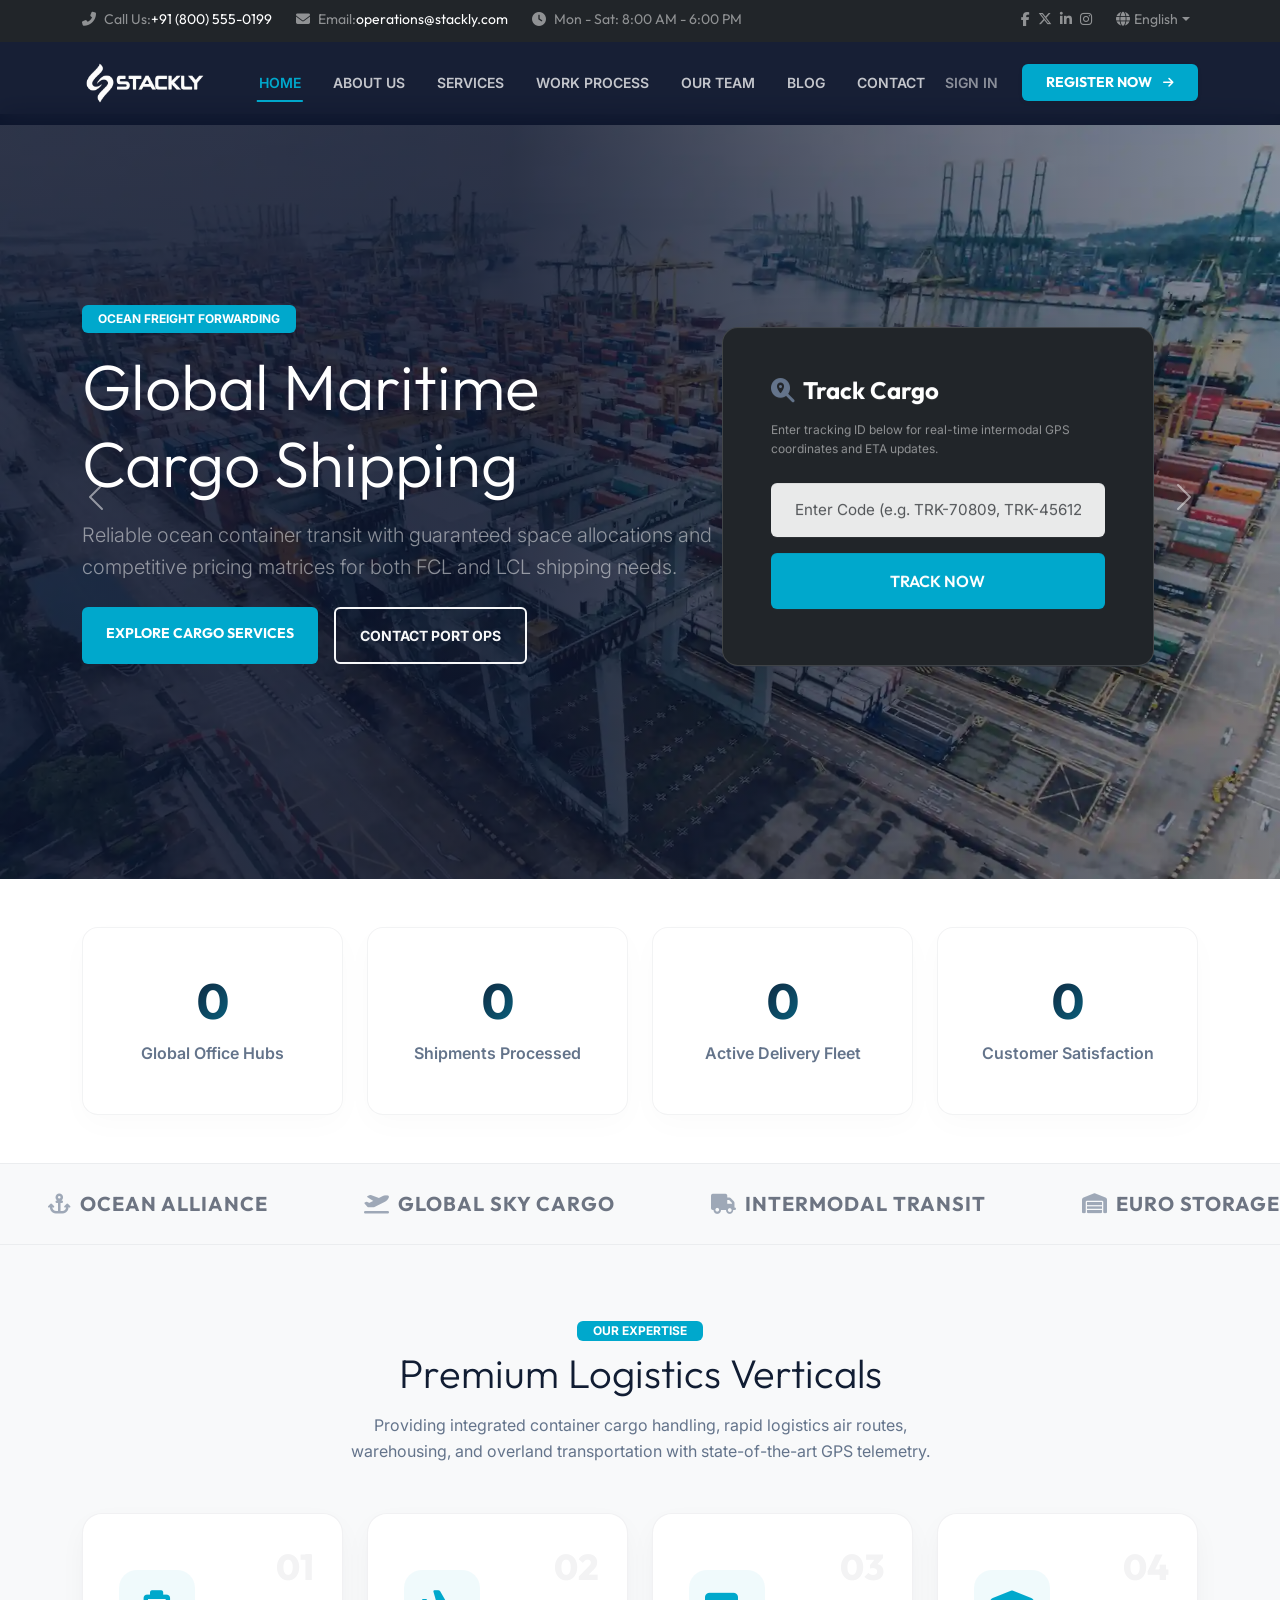
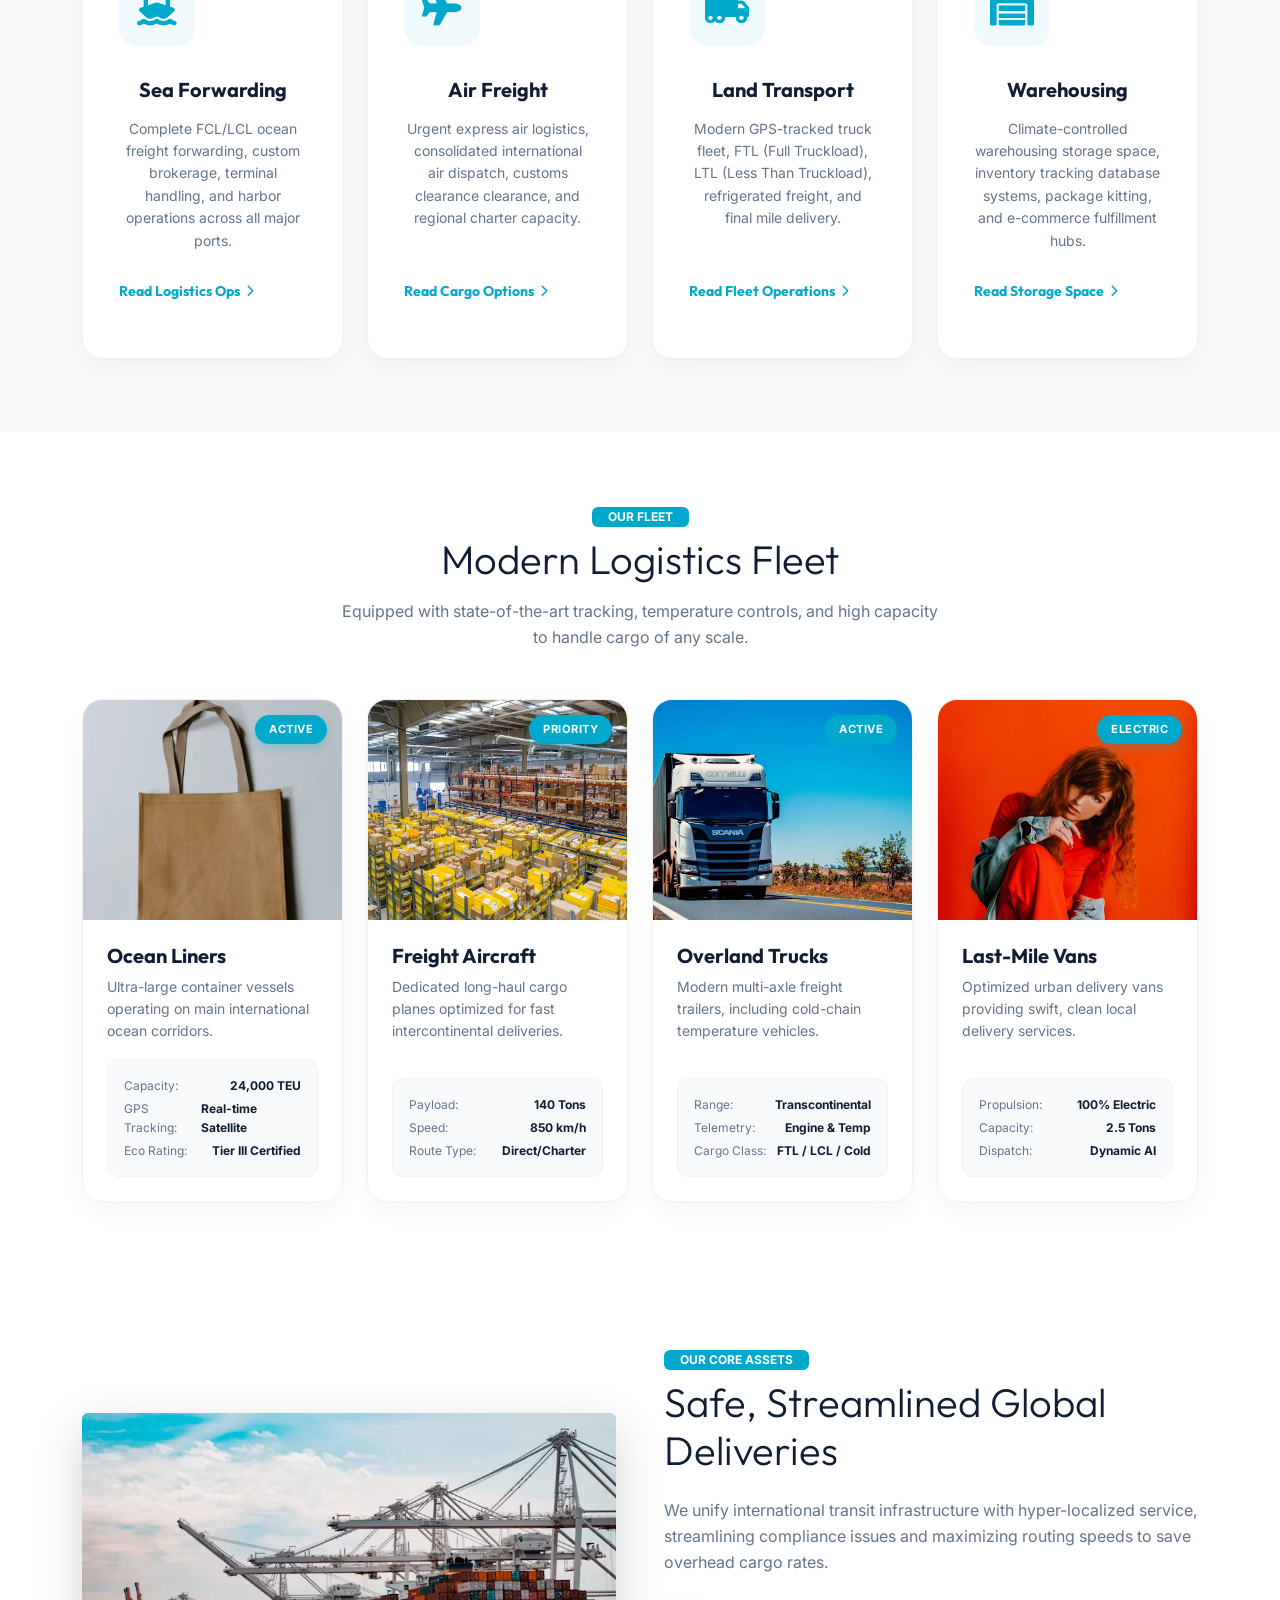
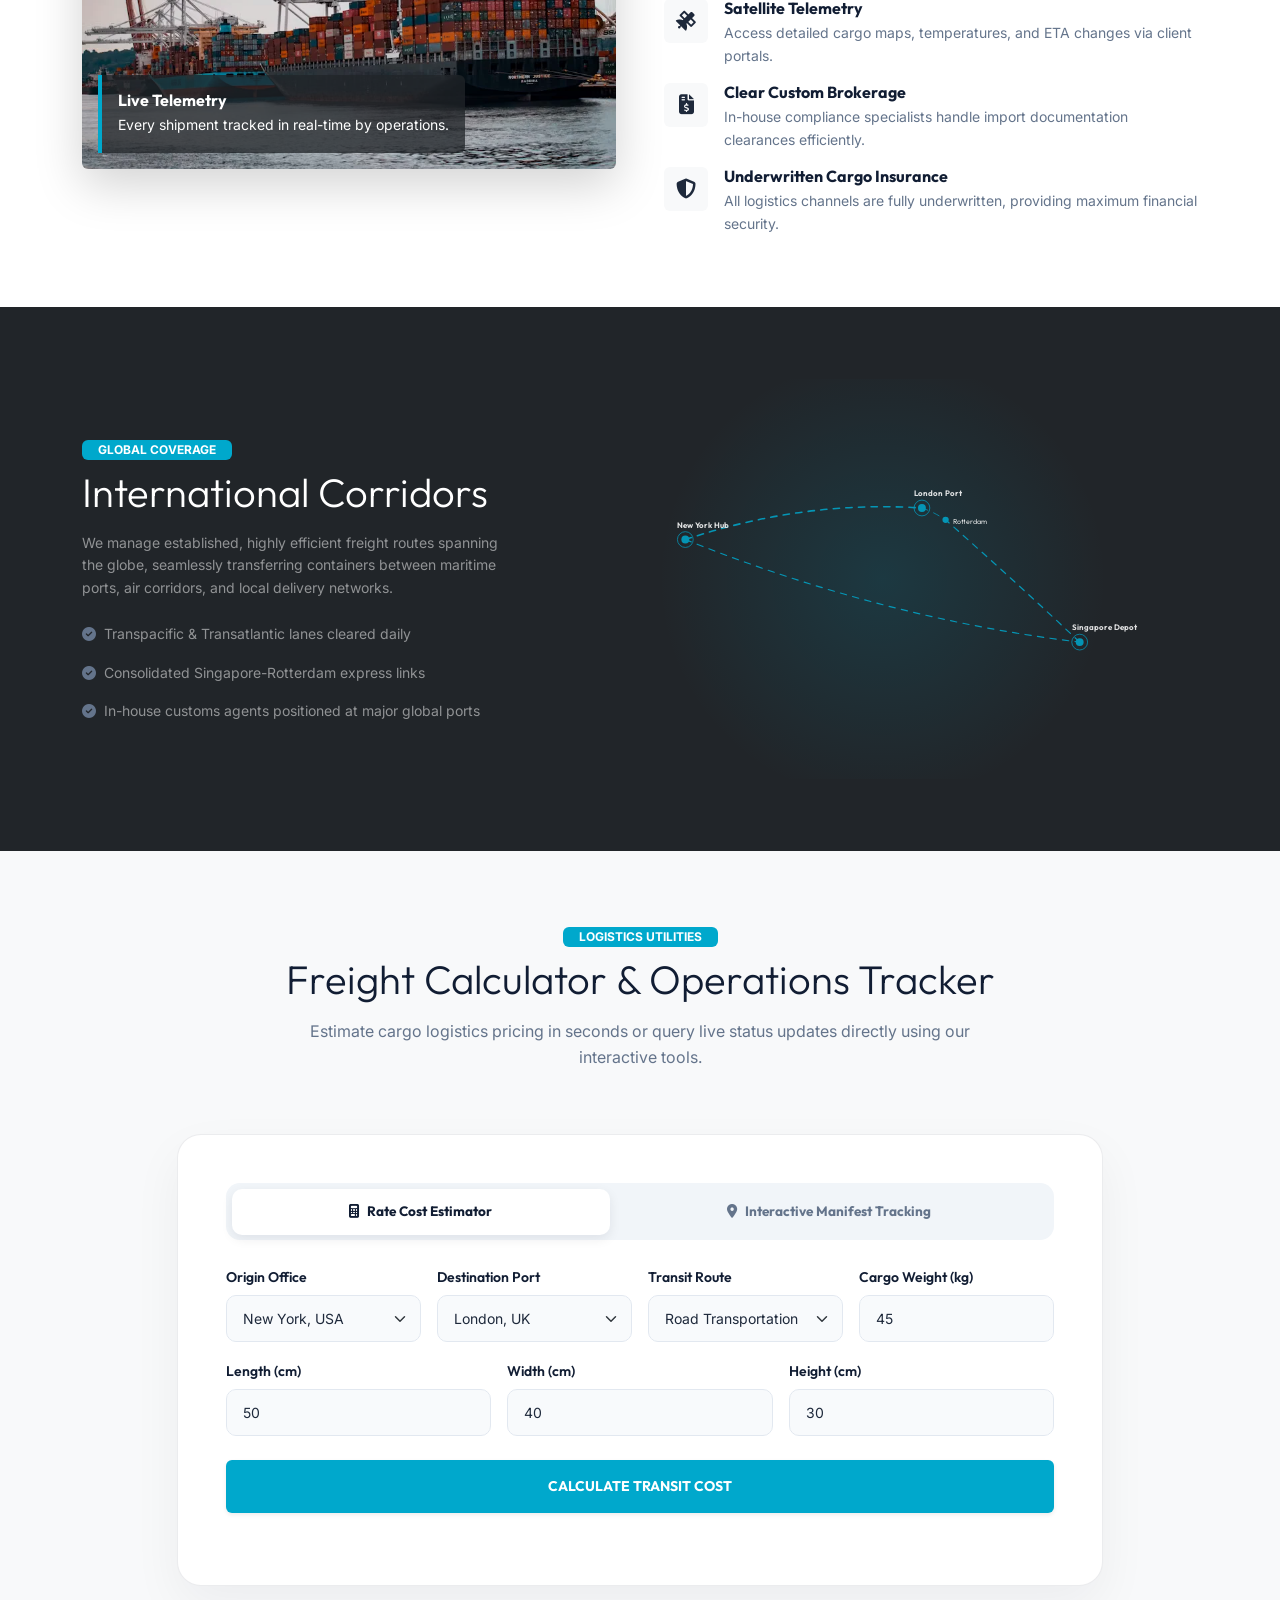
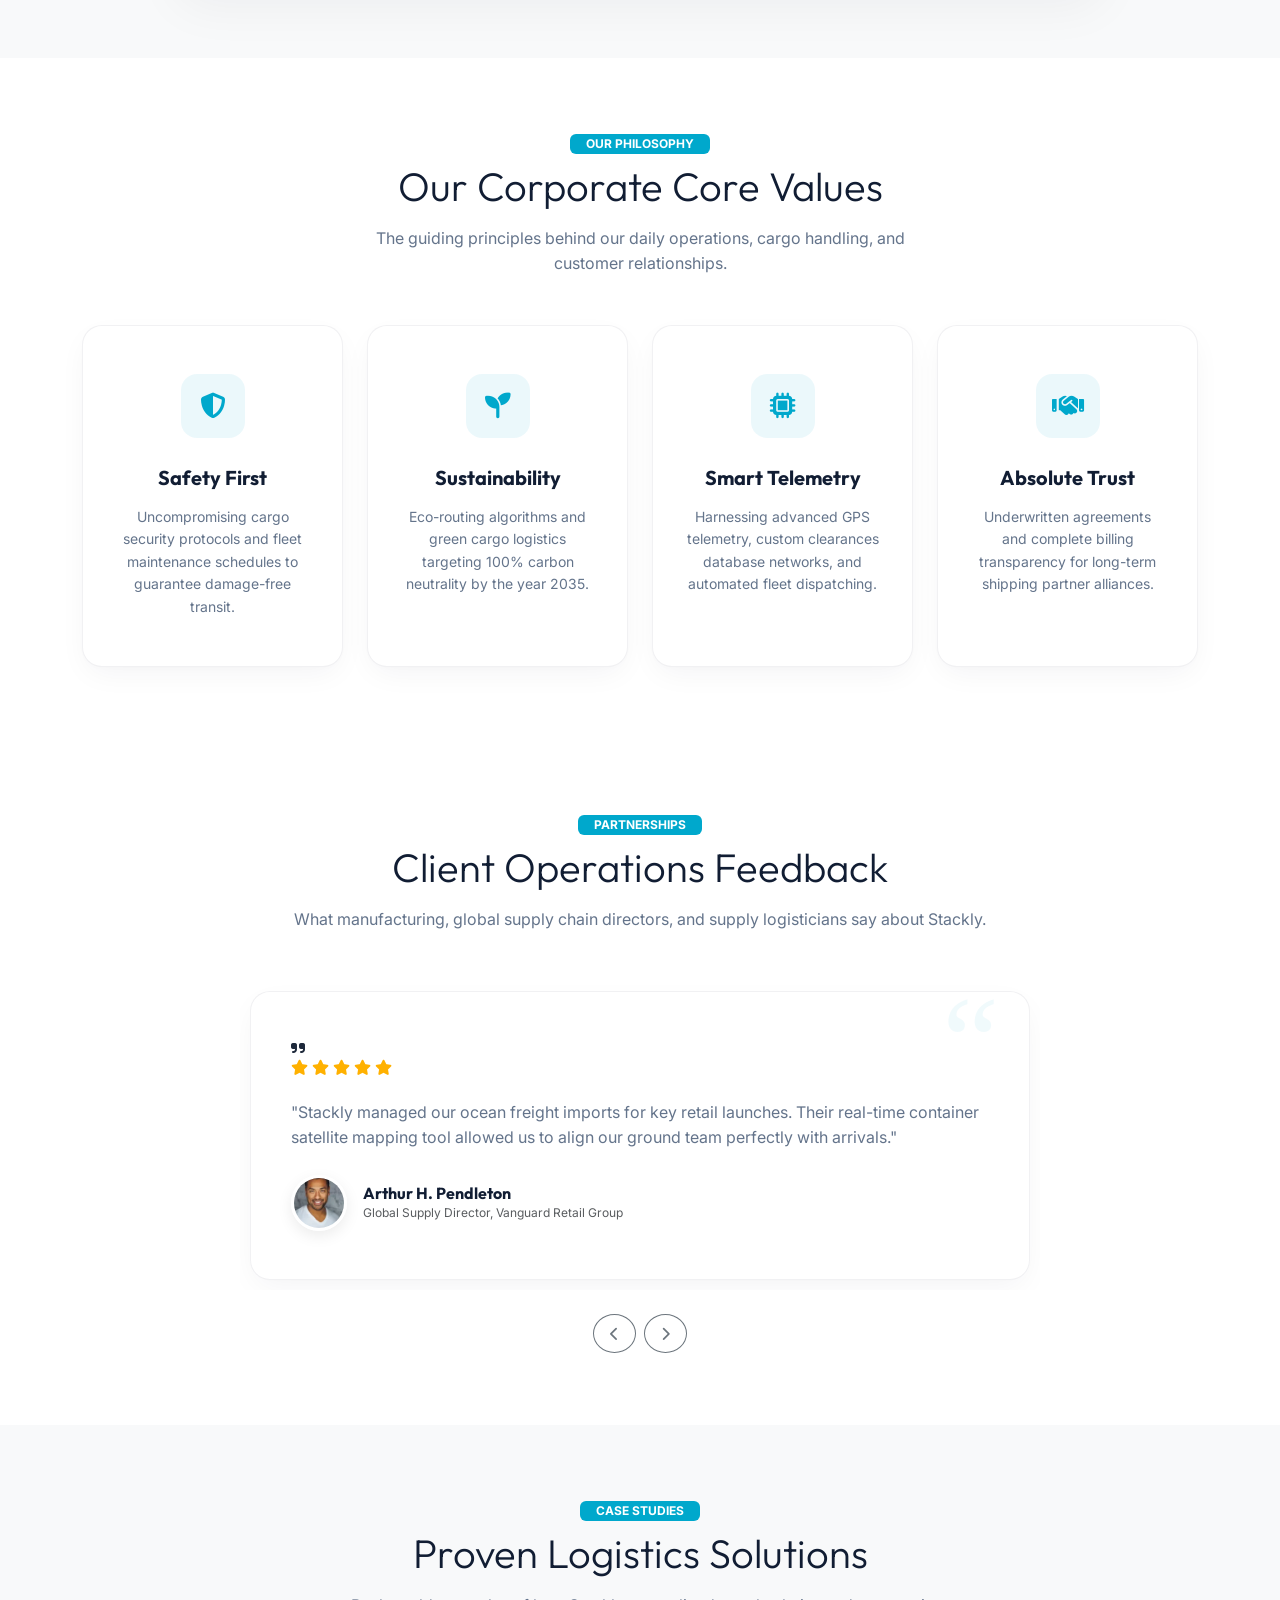
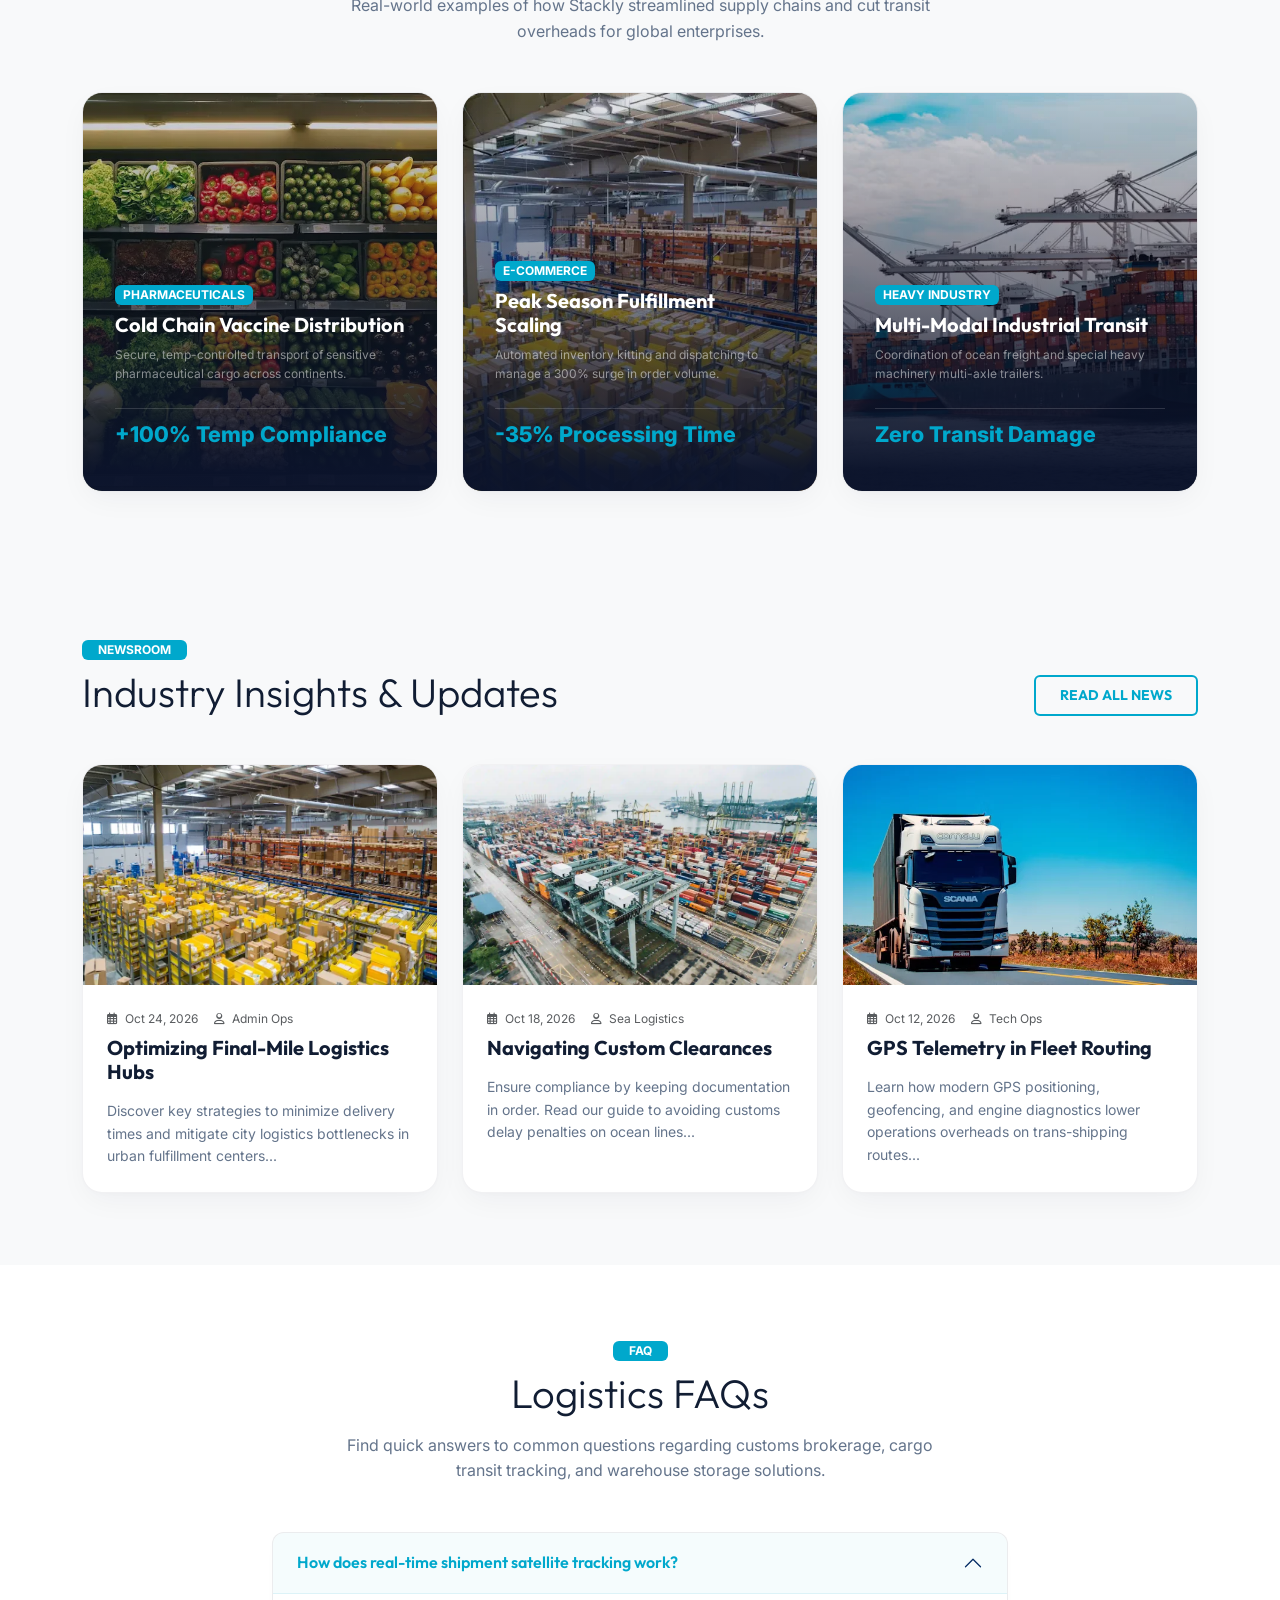
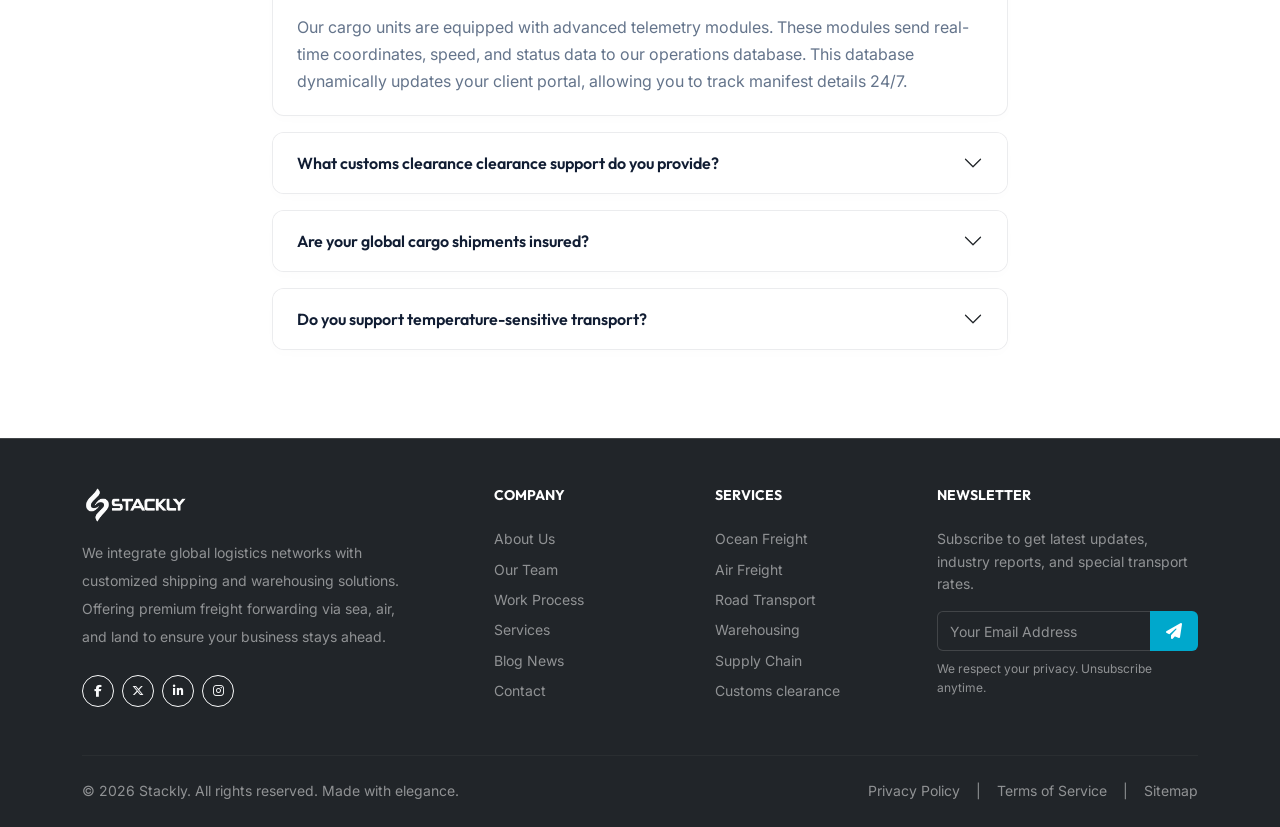
<file: index.html>
<!doctype html>
<html lang="en">
  <head>
    <meta charset="UTF-8" />
    <meta name="viewport" content="width=device-width, initial-scale=1.0" />
    <meta
      name="description"
      content="Stackly - Premium Transport & Logistics solutions. Responsive, elegant, and efficient global cargo shipping, warehousing, and tracking services."
    />
    <title>Stackly - Global Transport & Logistics Solutions</title>
    <!-- Favicon -->
    <link rel="icon" type="image/webp" href="assets/images/logoStackly.webp" />

    <!-- Bootstrap 5 CSS CDN -->
    <link
      href="https://cdn.jsdelivr.net/npm/bootstrap@5.3.2/dist/css/bootstrap.min.css"
      rel="stylesheet"
    />
    <!-- FontAwesome Icons CDN -->
    <link
      rel="stylesheet"
      href="https://cdnjs.cloudflare.com/ajax/libs/font-awesome/6.6.0/css/all.min.css"
    />
    <!-- Animate.css for subtle premium animations -->
    <link
      rel="stylesheet"
      href="https://cdnjs.cloudflare.com/ajax/libs/animate.css/4.1.1/animate.min.css"
    />
    <!-- Custom CSS -->
    <link rel="stylesheet" href="assets/css/styles.css" />
  </head>
  <body class="bg-light preloader-active">
    <!-- Home Page Preloader -->
    <div id="preloader">
      <div class="preloader-backdrop"></div>
      <div class="preloader-content">
        <div class="preloader-logo-container">
          <img
            src="assets/images/logoStackly.webp"
            alt="Stackly Logo"
            class="preloader-logo"
          />
          <div class="preloader-subtitle">Logistics & Supply Chain</div>
        </div>

        <div class="preloader-route">
          <div class="preloader-route-progress"></div>
          <div class="preloader-node node-land active" title="Land Transport">
            <i class="fas fa-truck-fast"></i>
          </div>
          <div class="preloader-node node-sea" title="Sea Freight">
            <i class="fas fa-ship"></i>
          </div>
          <div class="preloader-node node-air" title="Air Cargo">
            <i class="fas fa-plane"></i>
          </div>
        </div>

        <div class="preloader-status-container">
          <div class="preloader-status-text">Initializing cargo systems...</div>
          <div class="preloader-percentage">0%</div>
        </div>
      </div>
    </div>

    <!-- Header Placeholder -->
    <div id="header-placeholder"></div>

    <!-- Main Content Area -->
    <main>
      <!-- Hero Section with Bootstrap Carousel -->
      <section
        class="hero-slider position-relative text-white overflow-hidden bg-dark"
      >
        <div
          id="heroCarousel"
          class="carousel slide carousel-fade"
          data-bs-ride="carousel"
          data-bs-interval="6000"
        >
          <!-- Slides -->
          <div class="carousel-inner">
            <!-- Slide 1: Sea Freight -->
            <div
              class="carousel-item active"
              style="
                background-image: url(&quot;./assets/images/home/home-hero-banner-image-1.webp&quot;);
              "
            >
              <div class="hero-overlay"></div>
              <div class="container h-100 position-relative z-2">
                <div class="row h-100 align-items-center g-4">
                  <!-- Text Content -->
                  <div class="col-lg-7 text-start">
                    <span
                      class="badge bg-secondary text-white py-2 px-3 mb-3 text-uppercase tracking-wider fs-8 animate__animated animate__fadeInDown"
                      >Ocean Freight Forwarding</span
                    >
                    <h1
                      class="display-3 fw-extrabold mb-3 text-white tracking-tight animate__animated animate__fadeInUp animate__delay-1s"
                    >
                      Global Maritime Cargo Shipping
                    </h1>
                    <p
                      class="lead mb-4 text-white-50 animate__animated animate__fadeInUp animate__delay-2s"
                    >
                      Reliable ocean container transit with guaranteed space
                      allocations and competitive pricing matrices for both FCL
                      and LCL shipping needs.
                    </p>
                    <div
                      class="d-flex gap-3 animate__animated animate__fadeInUp animate__delay-3s"
                    >
                      <a
                        href="#"
                        class="btn btn-accent px-4 py-3 text-uppercase fs-7 fw-bold tracking-wide"
                        >Explore Cargo Services</a
                      >
                      <a
                        href="#"
                        class="btn btn-outline-light border-2 px-4 py-3 text-uppercase fs-7 fw-bold tracking-wide"
                        >Contact Port Ops</a
                      >
                    </div>
                  </div>
                  <!-- Right side empty for desktop tracker card overlay -->
                  <div class="col-lg-5 d-none d-lg-block"></div>
                </div>
              </div>
            </div>

            <!-- Slide 2: Air Freight -->
            <div
              class="carousel-item"
              style="
                background-image: url(&quot;./assets/images/home/home-hero-banner-image-2.webp&quot;);
              "
            >
              <div class="hero-overlay"></div>
              <div class="container h-100 position-relative z-2">
                <div class="row h-100 align-items-center g-4">
                  <!-- Text Content -->
                  <div class="col-lg-7 text-start">
                    <span
                      class="badge bg-secondary text-white py-2 px-3 mb-3 text-uppercase tracking-wider fs-8"
                      >Aviation Logistics</span
                    >
                    <h1
                      class="display-3 fw-extrabold mb-3 text-white tracking-tight"
                    >
                      Priority International Air Freight
                    </h1>
                    <p class="lead mb-4 text-white-50">
                      Time-definite aviation shipping solutions. Direct,
                      deferred, and charter flights designed to streamline
                      supply chains across continents.
                    </p>
                    <div class="d-flex gap-3">
                      <a
                        href="#"
                        class="btn btn-accent px-4 py-3 text-uppercase fs-7 fw-bold tracking-wide"
                        >View Transit Times</a
                      >
                      <a
                        href="#"
                        class="btn btn-outline-light border-2 px-4 py-3 text-uppercase fs-7 fw-bold tracking-wide"
                        >Get Air Tariff</a
                      >
                    </div>
                  </div>
                  <!-- Right side empty for desktop tracker card overlay -->
                  <div class="col-lg-5 d-none d-lg-block"></div>
                </div>
              </div>
            </div>

            <!-- Slide 3: Warehouse & Supply Chain -->
            <div
              class="carousel-item"
              style="
                background-image: url(&quot;./assets/images/home/home-hero-banner-image-3.webp&quot;);
              "
            >
              <div class="hero-overlay"></div>
              <div class="container h-100 position-relative z-2">
                <div class="row h-100 align-items-center g-4">
                  <!-- Text Content -->
                  <div class="col-lg-7 text-start">
                    <span
                      class="badge bg-secondary text-white py-2 px-3 mb-3 text-uppercase tracking-wider fs-8"
                      >Supply Chain & Storage</span
                    >
                    <h1
                      class="display-3 fw-extrabold mb-3 text-white tracking-tight"
                    >
                      Smart Warehousing & Fulfillment
                    </h1>
                    <p class="lead mb-4 text-white-50">
                      High-security inventory storage hubs, advanced
                      distribution networks, and automated e-commerce sorting
                      operations for seamless fulfillment.
                    </p>
                    <div class="d-flex gap-3">
                      <a
                        href="#"
                        class="btn btn-accent px-4 py-3 text-uppercase fs-7 fw-bold tracking-wide"
                        >Warehouse Solutions</a
                      >
                      <a
                        href="#"
                        class="btn btn-outline-light border-2 px-4 py-3 text-uppercase fs-7 fw-bold tracking-wide"
                        >Request Audits</a
                      >
                    </div>
                  </div>
                  <!-- Right side empty for desktop tracker card overlay -->
                  <div class="col-lg-5 d-none d-lg-block"></div>
                </div>
              </div>
            </div>
          </div>

          <!-- Controls -->
          <button
            class="carousel-control-prev z-3 d-none d-md-flex"
            type="button"
            data-bs-target="#heroCarousel"
            data-bs-slide="prev"
          >
            <span class="carousel-control-prev-icon" aria-hidden="true"></span>
            <span class="visually-hidden">Previous</span>
          </button>
          <button
            class="carousel-control-next z-3 d-none d-md-flex"
            type="button"
            data-bs-target="#heroCarousel"
            data-bs-slide="next"
          >
            <span class="carousel-control-next-icon" aria-hidden="true"></span>
            <span class="visually-hidden">Next</span>
          </button>
        </div>

        <!-- Static Desktop Tracker Card Overlay (Only visible on large screens) -->
        <div
          class="position-absolute top-50 end-0 translate-middle-y z-3 w-100 px-4 d-none d-lg-block"
          style="max-width: 480px; right: 8% !important"
        >
          <div
            class="tracker-widget shadow-lg bg-dark bg-opacity-70 border border-secondary border-opacity-50 rounded-4 p-4 p-md-5 text-white animate__animated animate__fadeInRight"
            style="
              backdrop-filter: blur(12px);
              -webkit-backdrop-filter: blur(12px);
            "
          >
            <h4 class="fw-bold mb-3 text-white text-start">
              <i class="fas fa-search-location me-2 text-secondary"></i>Track
              Cargo
            </h4>
            <p class="text-white-50 fs-8 mb-4">
              Enter tracking ID below for real-time intermodal GPS coordinates
              and ETA updates.
            </p>
            <form id="trackerForm">
              <div class="d-flex flex-column gap-3">
                <label for="trackingInput" class="visually-hidden"
                  >Tracking ID</label
                >
                <input
                  type="text"
                  id="trackingInput"
                  name="trackingInput"
                  class="form-control py-3 px-4 shadow-none border-0 rounded bg-white bg-opacity-90 text-dark font-semibold"
                  placeholder="Enter Code (e.g. TRK-70809, TRK-45612)"
                  required
                />
                <button
                  type="submit"
                  class="btn btn-accent py-3 font-semibold text-uppercase tracking-wider rounded"
                >
                  Track Now
                </button>
              </div>
            </form>
            <div id="trackingResult" class="mt-2 text-white"></div>
          </div>
        </div>
      </section>

      <!-- Mobile Tracker Widget Section (Visible only on screens smaller than 992px) -->
      <section
        class="d-block d-lg-none py-5 bg-white border-bottom border-light"
      >
        <div class="container">
          <div
            class="tracker-widget shadow-lg bg-dark rounded-4 p-4 text-white"
          >
            <h5 class="fw-bold mb-2 text-white text-center">
              <i class="fas fa-search-location me-2 text-secondary"></i>Track
              Your Shipment
            </h5>
            <p class="text-white-50 text-center fs-8 mb-4">
              Real-time container and aviation route telemetry.
            </p>
            <form id="trackerFormMobile">
              <div class="row g-2">
                <div class="col-12">
                  <label for="trackingInputMobile" class="visually-hidden"
                    >Tracking ID Mobile</label
                  >
                  <input
                    type="text"
                    id="trackingInputMobile"
                    name="trackingInputMobile"
                    class="form-control py-3 px-4 shadow-none border-0 rounded bg-white bg-opacity-95 text-dark"
                    placeholder="Enter Tracking Code (e.g. TRK-70809, TRK-45612)"
                    required
                  />
                </div>
                <div class="col-12 d-grid mt-2">
                  <button
                    type="submit"
                    class="btn btn-accent py-3 font-semibold text-uppercase tracking-wider rounded"
                  >
                    Track Now
                  </button>
                </div>
              </div>
            </form>
            <div id="trackingResultMobile" class="mt-2 text-white"></div>
          </div>
        </div>
      </section>

      <!-- Fast Stats Counter Section -->
      <section class="section py-5 bg-white">
        <div class="container">
          <div class="row g-4">
            <div class="col-lg-3 col-sm-6">
              <div class="stat-box">
                <div
                  class="stat-number counter-value"
                  data-target="45"
                  data-suffix="+"
                >
                  0
                </div>
                <p class="text-secondary fw-semibold mb-0">
                  Global Office Hubs
                </p>
              </div>
            </div>
            <div class="col-lg-3 col-sm-6">
              <div class="stat-box">
                <div
                  class="stat-number counter-value"
                  data-target="120"
                  data-suffix="K+"
                >
                  0
                </div>
                <p class="text-secondary fw-semibold mb-0">
                  Shipments Processed
                </p>
              </div>
            </div>
            <div class="col-lg-3 col-sm-6">
              <div class="stat-box">
                <div
                  class="stat-number counter-value"
                  data-target="850"
                  data-suffix="+"
                >
                  0
                </div>
                <p class="text-secondary fw-semibold mb-0">
                  Active Delivery Fleet
                </p>
              </div>
            </div>
            <div class="col-lg-3 col-sm-6">
              <div class="stat-box">
                <div
                  class="stat-number counter-value"
                  data-target="99"
                  data-suffix=".8%"
                >
                  0
                </div>
                <p class="text-secondary fw-semibold mb-0">
                  Customer Satisfaction
                </p>
              </div>
            </div>
          </div>
        </div>
      </section>

      <!-- Partners Logo Marquee Section -->
      <section
        class="marquee-container bg-light animate__animated animate__fadeIn"
      >
        <div class="marquee-content">
          <div class="marquee-item">
            <i class="fas fa-anchor me-2 text-secondary"></i>OCEAN ALLIANCE
          </div>
          <div class="marquee-item">
            <i class="fas fa-plane-departure me-2 text-secondary"></i>GLOBAL SKY
            CARGO
          </div>
          <div class="marquee-item">
            <i class="fas fa-truck me-2 text-secondary"></i>INTERMODAL TRANSIT
          </div>
          <div class="marquee-item">
            <i class="fas fa-warehouse me-2 text-secondary"></i>EURO STORAGE
            HUBS
          </div>
          <div class="marquee-item">
            <i class="fas fa-satellite me-2 text-secondary"></i>TELEMETRY
            SYSTEMS
          </div>
          <div class="marquee-item">
            <i class="fas fa-shield-alt me-2 text-secondary"></i>CARGO SECURE
            INC
          </div>
          <!-- Repeated for infinite loop -->
          <div class="marquee-item">
            <i class="fas fa-anchor me-2 text-secondary"></i>OCEAN ALLIANCE
          </div>
          <div class="marquee-item">
            <i class="fas fa-plane-departure me-2 text-secondary"></i>GLOBAL SKY
            CARGO
          </div>
          <div class="marquee-item">
            <i class="fas fa-truck me-2 text-secondary"></i>INTERMODAL TRANSIT
          </div>
          <div class="marquee-item">
            <i class="fas fa-warehouse me-2 text-secondary"></i>EURO STORAGE
            HUBS
          </div>
          <div class="marquee-item">
            <i class="fas fa-satellite me-2 text-secondary"></i>TELEMETRY
            SYSTEMS
          </div>
          <div class="marquee-item">
            <i class="fas fa-shield-alt me-2 text-secondary"></i>CARGO SECURE
            INC
          </div>
        </div>
      </section>

      <!-- Services Grid Section -->
      <section class="section py-5 bg-light">
        <div class="container py-4">
          <div class="text-center mb-5">
            <span
              class="badge bg-secondary text-white py-1 px-3 mb-2 text-uppercase tracking-wider fs-8"
              >Our Expertise</span
            >
            <h2 class="text-primary fw-extrabold display-6 mb-3">
              Premium Logistics Verticals
            </h2>
            <p class="text-secondary mx-auto" style="max-width: 600px">
              Providing integrated container cargo handling, rapid logistics air
              routes, warehousing, and overland transportation with
              state-of-the-art GPS telemetry.
            </p>
          </div>

          <div class="row g-4">
            <!-- Service 1: Ocean Cargo -->
            <div class="col-lg-3 col-md-6">
              <div class="card-service text-center">
                <div class="service-number">01</div>
                <div class="service-icon"><i class="fas fa-ship"></i></div>
                <h5 class="fw-bold mb-3 text-primary">Sea Forwarding</h5>
                <p class="text-secondary fs-7 mb-4">
                  Complete FCL/LCL ocean freight forwarding, custom brokerage,
                  terminal handling, and harbor operations across all major
                  ports.
                </p>
                <a href="#" class="service-link fs-7">
                  Read Logistics Ops <i class="fas fa-chevron-right"></i>
                </a>
              </div>
            </div>
            <!-- Service 2: Air Cargo -->
            <div class="col-lg-3 col-md-6">
              <div class="card-service text-center">
                <div class="service-number">02</div>
                <div class="service-icon"><i class="fas fa-plane"></i></div>
                <h5 class="fw-bold mb-3 text-primary">Air Freight</h5>
                <p class="text-secondary fs-7 mb-4">
                  Urgent express air logistics, consolidated international air
                  dispatch, customs clearance clearance, and regional charter
                  capacity.
                </p>
                <a href="#" class="service-link fs-7">
                  Read Cargo Options <i class="fas fa-chevron-right"></i>
                </a>
              </div>
            </div>
            <!-- Service 3: Road Logistics -->
            <div class="col-lg-3 col-md-6">
              <div class="card-service text-center">
                <div class="service-number">03</div>
                <div class="service-icon">
                  <i class="fas fa-truck-moving"></i>
                </div>
                <h5 class="fw-bold mb-3 text-primary">Land Transport</h5>
                <p class="text-secondary fs-7 mb-4">
                  Modern GPS-tracked truck fleet, FTL (Full Truckload), LTL
                  (Less Than Truckload), refrigerated freight, and final mile
                  delivery.
                </p>
                <a href="#" class="service-link fs-7">
                  Read Fleet Operations <i class="fas fa-chevron-right"></i>
                </a>
              </div>
            </div>
            <!-- Service 4: Warehousing -->
            <div class="col-lg-3 col-md-6">
              <div class="card-service text-center">
                <div class="service-number">04</div>
                <div class="service-icon"><i class="fas fa-warehouse"></i></div>
                <h5 class="fw-bold mb-3 text-primary">Warehousing</h5>
                <p class="text-secondary fs-7 mb-4">
                  Climate-controlled warehousing storage space, inventory
                  tracking database systems, package kitting, and e-commerce
                  fulfillment hubs.
                </p>
                <a href="#" class="service-link fs-7">
                  Read Storage Space <i class="fas fa-chevron-right"></i>
                </a>
              </div>
            </div>
          </div>
        </div>
      </section>

      <!-- Our Transport Fleet Section -->
      <section class="section py-5 bg-white">
        <div class="container py-4">
          <div class="text-center mb-5">
            <span
              class="badge bg-secondary text-white py-1 px-3 mb-2 text-uppercase tracking-wider fs-8"
              >Our Fleet</span
            >
            <h2 class="text-primary fw-extrabold display-6 mb-3">
              Modern Logistics Fleet
            </h2>
            <p class="text-secondary mx-auto" style="max-width: 600px">
              Equipped with state-of-the-art tracking, temperature controls, and
              high capacity to handle cargo of any scale.
            </p>
          </div>
          <div class="row g-4">
            <!-- Vessel 1 -->
            <div class="col-lg-3 col-md-6">
              <div class="fleet-card">
                <div class="fleet-img-wrapper">
                  <img
                    src="./assets/images/home/home-fleet-card-img-1.webp"
                    alt="Ocean Container Vessel"
                  />
                  <span class="fleet-spec-badge">Active</span>
                </div>
                <div class="p-4">
                  <h5 class="fw-bold text-primary mb-2">Ocean Liners</h5>
                  <p class="text-secondary fs-7 mb-3">
                    Ultra-large container vessels operating on main
                    international ocean corridors.
                  </p>
                  <div class="fleet-specs-list fs-8 text-secondary">
                    <div class="d-flex justify-content-between mb-1">
                      <span>Capacity:</span
                      ><strong class="text-primary">24,000 TEU</strong>
                    </div>
                    <div class="d-flex justify-content-between mb-1">
                      <span>GPS Tracking:</span
                      ><strong class="text-primary">Real-time Satellite</strong>
                    </div>
                    <div class="d-flex justify-content-between">
                      <span>Eco Rating:</span
                      ><strong class="text-primary">Tier III Certified</strong>
                    </div>
                  </div>
                </div>
              </div>
            </div>
            <!-- Vessel 2 -->
            <div class="col-lg-3 col-md-6">
              <div class="fleet-card">
                <div class="fleet-img-wrapper">
                  <img
                    src="./assets/images/home/home-fleet-card-img-2.webp"
                    alt="Air Cargo Plane"
                  />
                  <span class="fleet-spec-badge">Priority</span>
                </div>
                <div class="p-4">
                  <h5 class="fw-bold text-primary mb-2">Freight Aircraft</h5>
                  <p class="text-secondary fs-7 mb-3">
                    Dedicated long-haul cargo planes optimized for fast
                    intercontinental deliveries.
                  </p>
                  <div class="fleet-specs-list fs-8 text-secondary">
                    <div class="d-flex justify-content-between mb-1">
                      <span>Payload:</span
                      ><strong class="text-primary">140 Tons</strong>
                    </div>
                    <div class="d-flex justify-content-between mb-1">
                      <span>Speed:</span
                      ><strong class="text-primary">850 km/h</strong>
                    </div>
                    <div class="d-flex justify-content-between">
                      <span>Route Type:</span
                      ><strong class="text-primary">Direct/Charter</strong>
                    </div>
                  </div>
                </div>
              </div>
            </div>
            <!-- Vessel 3 -->
            <div class="col-lg-3 col-md-6">
              <div class="fleet-card">
                <div class="fleet-img-wrapper">
                  <img
                    src="./assets/images/home/home-fleet-card-img-3.webp"
                    alt="Freight Truck"
                  />
                  <span class="fleet-spec-badge">Active</span>
                </div>
                <div class="p-4">
                  <h5 class="fw-bold text-primary mb-2">Overland Trucks</h5>
                  <p class="text-secondary fs-7 mb-3">
                    Modern multi-axle freight trailers, including cold-chain
                    temperature vehicles.
                  </p>
                  <div class="fleet-specs-list fs-8 text-secondary">
                    <div class="d-flex justify-content-between mb-1">
                      <span>Range:</span
                      ><strong class="text-primary">Transcontinental</strong>
                    </div>
                    <div class="d-flex justify-content-between mb-1">
                      <span>Telemetry:</span
                      ><strong class="text-primary">Engine & Temp</strong>
                    </div>
                    <div class="d-flex justify-content-between">
                      <span>Cargo Class:</span
                      ><strong class="text-primary">FTL / LCL / Cold</strong>
                    </div>
                  </div>
                </div>
              </div>
            </div>
            <!-- Vessel 4 -->
            <div class="col-lg-3 col-md-6">
              <div class="fleet-card">
                <div class="fleet-img-wrapper">
                  <img
                    src="./assets/images/home/home-fleet-card-img-4.webp"
                    alt="Last-Mile Fleet"
                  />
                  <span class="fleet-spec-badge">Electric</span>
                </div>
                <div class="p-4">
                  <h5 class="fw-bold text-primary mb-2">Last-Mile Vans</h5>
                  <p class="text-secondary fs-7 mb-3">
                    Optimized urban delivery vans providing swift, clean local
                    delivery services.
                  </p>
                  <div class="fleet-specs-list fs-8 text-secondary">
                    <div class="d-flex justify-content-between mb-1">
                      <span>Propulsion:</span
                      ><strong class="text-primary">100% Electric</strong>
                    </div>
                    <div class="d-flex justify-content-between mb-1">
                      <span>Capacity:</span
                      ><strong class="text-primary">2.5 Tons</strong>
                    </div>
                    <div class="d-flex justify-content-between">
                      <span>Dispatch:</span
                      ><strong class="text-primary">Dynamic AI</strong>
                    </div>
                  </div>
                </div>
              </div>
            </div>
          </div>
        </div>
      </section>

      <!-- Why Choose Us / Value Proposition Section -->
      <section class="section py-5 bg-white">
        <div class="container py-4">
          <div class="row align-items-center g-5">
            <!-- Image Panel -->
            <div class="col-lg-6">
              <div class="position-relative overflow-hidden rounded shadow-lg">
                <img
                  src="./assets/images/home/home-why-choose-us.webp"
                  alt="Logistics Coordinator"
                  class="img-fluid w-100 object-fit-cover transition hover-grow"
                  style="max-height: 480px"
                />
                <div
                  class="position-absolute bottom-0 start-0 bg-dark bg-opacity-75 p-3 text-white border-start border-4 border-accent m-3 rounded-end"
                >
                  <h6 class="fw-bold mb-1">Live Telemetry</h6>
                  <p class="small mb-0">
                    Every shipment tracked in real-time by operations.
                  </p>
                </div>
              </div>
            </div>
            <!-- Text Panel -->
            <div class="col-lg-6">
              <span
                class="badge bg-secondary text-white py-1 px-3 mb-2 text-uppercase tracking-wider fs-8"
                >Our Core Assets</span
              >
              <h2 class="text-primary fw-extrabold display-6 mb-4">
                Safe, Streamlined Global Deliveries
              </h2>
              <p class="text-secondary mb-4">
                We unify international transit infrastructure with
                hyper-localized service, streamlining compliance issues and
                maximizing routing speeds to save overhead cargo rates.
              </p>

              <div class="d-flex flex-column gap-3">
                <div class="d-flex gap-3">
                  <div
                    class="bg-light p-2 rounded text-accent fs-5 flex-shrink-0"
                    style="
                      width: 44px;
                      height: 44px;
                      display: inline-flex;
                      align-items: center;
                      justify-content: center;
                    "
                  >
                    <i class="fas fa-satellite"></i>
                  </div>
                  <div>
                    <h6 class="fw-bold text-primary mb-1">
                      Satellite Telemetry
                    </h6>
                    <p class="text-secondary fs-7 mb-0">
                      Access detailed cargo maps, temperatures, and ETA changes
                      via client portals.
                    </p>
                  </div>
                </div>
                <div class="d-flex gap-3">
                  <div
                    class="bg-light p-2 rounded text-accent fs-5 flex-shrink-0"
                    style="
                      width: 44px;
                      height: 44px;
                      display: inline-flex;
                      align-items: center;
                      justify-content: center;
                    "
                  >
                    <i class="fas fa-file-invoice-dollar"></i>
                  </div>
                  <div>
                    <h6 class="fw-bold text-primary mb-1">
                      Clear Custom Brokerage
                    </h6>
                    <p class="text-secondary fs-7 mb-0">
                      In-house compliance specialists handle import
                      documentation clearances efficiently.
                    </p>
                  </div>
                </div>
                <div class="d-flex gap-3">
                  <div
                    class="bg-light p-2 rounded text-accent fs-5 flex-shrink-0"
                    style="
                      width: 44px;
                      height: 44px;
                      display: inline-flex;
                      align-items: center;
                      justify-content: center;
                    "
                  >
                    <i class="fas fa-shield-alt"></i>
                  </div>
                  <div>
                    <h6 class="fw-bold text-primary mb-1">
                      Underwritten Cargo Insurance
                    </h6>
                    <p class="text-secondary fs-7 mb-0">
                      All logistics channels are fully underwritten, providing
                      maximum financial security.
                    </p>
                  </div>
                </div>
              </div>
            </div>
          </div>
        </div>
      </section>

      <!-- Global Logistics Corridor Map Section -->
      <section
        class="section py-5 bg-dark text-white position-relative overflow-hidden"
      >
        <div class="container py-4 position-relative z-2">
          <div class="row align-items-center g-5">
            <div class="col-lg-5 text-start">
              <span
                class="badge bg-secondary text-white py-1 px-3 mb-2 text-uppercase tracking-wider fs-8"
                >Global Coverage</span
              >
              <h2 class="text-white fw-extrabold display-6 mb-3">
                International Corridors
              </h2>
              <p class="text-white-50 fs-7 mb-4">
                We manage established, highly efficient freight routes spanning
                the globe, seamlessly transferring containers between maritime
                ports, air corridors, and local delivery networks.
              </p>
              <div class="d-flex flex-column gap-3 fs-7 text-white-50">
                <div class="d-flex align-items-center gap-2">
                  <i class="fas fa-check-circle text-secondary"></i>
                  <span>Transpacific & Transatlantic lanes cleared daily</span>
                </div>
                <div class="d-flex align-items-center gap-2">
                  <i class="fas fa-check-circle text-secondary"></i>
                  <span>Consolidated Singapore-Rotterdam express links</span>
                </div>
                <div class="d-flex align-items-center gap-2">
                  <i class="fas fa-check-circle text-secondary"></i>
                  <span
                    >In-house customs agents positioned at major global
                    ports</span
                  >
                </div>
              </div>
            </div>
            <div class="col-lg-7">
              <div class="network-map-container">
                <svg viewBox="0 0 800 400" class="network-map-svg">
                  <path
                    d="M150,150 Q300,100 450,110"
                    fill="none"
                    stroke="var(--secondary-color)"
                    stroke-width="2"
                    class="map-connector-line"
                    stroke-linecap="round"
                  ></path>
                  <path
                    d="M150,150 Q400,250 650,280"
                    fill="none"
                    stroke="var(--secondary-color)"
                    stroke-width="1.5"
                    class="map-connector-line"
                    stroke-linecap="round"
                  ></path>
                  <path
                    d="M650,280 Q565,200 480,125"
                    fill="none"
                    stroke="var(--secondary-color)"
                    stroke-width="1.5"
                    class="map-connector-line"
                    stroke-linecap="round"
                  ></path>
                  <path
                    d="M450,110 Q465,115 480,125"
                    fill="none"
                    stroke="var(--secondary-color)"
                    stroke-width="1"
                    class="map-connector-line"
                    stroke-linecap="round"
                  ></path>

                  <circle
                    cx="150"
                    cy="150"
                    r="5"
                    fill="var(--secondary-color)"
                  ></circle>
                  <circle
                    cx="150"
                    cy="150"
                    r="10"
                    fill="none"
                    stroke="var(--secondary-color)"
                    stroke-width="1"
                    class="map-pulse-dot"
                  ></circle>
                  <text
                    x="140"
                    y="135"
                    fill="#ffffff"
                    font-size="10"
                    font-family="var(--font-heading)"
                    font-weight="bold"
                  >
                    New York Hub
                  </text>

                  <circle
                    cx="450"
                    cy="110"
                    r="5"
                    fill="var(--secondary-color)"
                  ></circle>
                  <circle
                    cx="450"
                    cy="110"
                    r="10"
                    fill="none"
                    stroke="var(--secondary-color)"
                    stroke-width="1"
                    class="map-pulse-dot"
                  ></circle>
                  <text
                    x="440"
                    y="95"
                    fill="#ffffff"
                    font-size="10"
                    font-family="var(--font-heading)"
                    font-weight="bold"
                  >
                    London Port
                  </text>

                  <circle
                    cx="480"
                    cy="125"
                    r="4"
                    fill="var(--secondary-color)"
                  ></circle>
                  <text
                    x="490"
                    y="130"
                    fill="#ffffff"
                    font-size="9"
                    font-family="var(--font-heading)"
                  >
                    Rotterdam
                  </text>

                  <circle
                    cx="650"
                    cy="280"
                    r="5"
                    fill="var(--secondary-color)"
                  ></circle>
                  <circle
                    cx="650"
                    cy="280"
                    r="10"
                    fill="none"
                    stroke="var(--secondary-color)"
                    stroke-width="1"
                    class="map-pulse-dot"
                  ></circle>
                  <text
                    x="640"
                    y="265"
                    fill="#ffffff"
                    font-size="10"
                    font-family="var(--font-heading)"
                    font-weight="bold"
                  >
                    Singapore Depot
                  </text>
                </svg>
              </div>
            </div>
          </div>
        </div>
      </section>

      <!-- Shipping Calculator & Interactive Tracker Tab Section -->
      <section class="section py-5 bg-light">
        <div class="container py-4">
          <div class="row justify-content-center text-center mb-5">
            <div class="col-lg-8">
              <span
                class="badge bg-secondary text-white py-1 px-3 mb-2 text-uppercase tracking-wider fs-8"
                >Logistics Utilities</span
              >
              <h2 class="text-primary fw-extrabold display-6 mb-3">
                Freight Calculator & Operations Tracker
              </h2>
              <p class="text-secondary">
                Estimate cargo logistics pricing in seconds or query live status
                updates directly using our interactive tools.
              </p>
            </div>
          </div>

          <div class="row justify-content-center">
            <div class="col-lg-10">
              <div class="calculator-card">
                <!-- Premium Segmented Tab Control -->
                <ul
                  class="nav nav-pills nav-fill mb-4"
                  id="utilityTab"
                  role="tablist"
                >
                  <li class="nav-item" role="presentation">
                    <button
                      class="nav-link active"
                      id="calc-tab"
                      data-bs-toggle="tab"
                      data-bs-target="#calc-panel"
                      type="button"
                      role="tab"
                      aria-controls="calc-panel"
                      aria-selected="true"
                    >
                      <i class="fas fa-calculator me-2"></i>Rate Cost Estimator
                    </button>
                  </li>
                  <li class="nav-item" role="presentation">
                    <button
                      class="nav-link"
                      id="track-tab"
                      data-bs-toggle="tab"
                      data-bs-target="#track-panel"
                      type="button"
                      role="tab"
                      aria-controls="track-panel"
                      aria-selected="false"
                    >
                      <i class="fas fa-map-marker-alt me-2"></i>Interactive
                      Manifest Tracking
                    </button>
                  </li>
                </ul>

                <div class="tab-content" id="utilityTabContent">
                  <!-- Calculator Panel -->
                  <div
                    class="tab-pane fade show active"
                    id="calc-panel"
                    role="tabpanel"
                    aria-labelledby="calc-tab"
                  >
                    <form id="quoteCalculatorForm">
                      <div class="row g-3">
                        <div class="col-md-6 col-lg-3">
                          <label class="form-label fs-7" for="calcOrigin"
                            >Origin Office</label
                          >
                          <select
                            class="form-select fs-7"
                            id="calcOrigin"
                            name="calcOrigin"
                          >
                            <option value="us" selected>New York, USA</option>
                            <option value="uk">London, UK</option>
                            <option value="eu">Rotterdam, Netherlands</option>
                            <option value="sg">Singapore Hub</option>
                          </select>
                        </div>
                        <div class="col-md-6 col-lg-3">
                          <label class="form-label fs-7" for="calcDest"
                            >Destination Port</label
                          >
                          <select
                            class="form-select fs-7"
                            id="calcDest"
                            name="calcDest"
                          >
                            <option value="us">New York, USA</option>
                            <option value="uk" selected>London, UK</option>
                            <option value="eu">Rotterdam, Netherlands</option>
                            <option value="sg">Singapore Hub</option>
                          </select>
                        </div>
                        <div class="col-md-6 col-lg-3">
                          <label class="form-label fs-7" for="calcService"
                            >Transit Route</label
                          >
                          <select
                            class="form-select fs-7"
                            id="calcService"
                            name="calcService"
                          >
                            <option value="road" selected>
                              Road Transportation
                            </option>
                            <option value="air">Air Freight Express</option>
                            <option value="sea">Sea Cargo Container</option>
                            <option value="express">Priority Courier</option>
                          </select>
                        </div>
                        <div class="col-md-6 col-lg-3">
                          <label class="form-label fs-7" for="calcWeight"
                            >Cargo Weight (kg)</label
                          >
                          <input
                            type="number"
                            class="form-control fs-7"
                            id="calcWeight"
                            name="calcWeight"
                            placeholder="Mass in kg"
                            value="45"
                            required
                          />
                        </div>

                        <!-- Dimensions -->
                        <div class="col-md-4">
                          <label class="form-label fs-7" for="calcLength"
                            >Length (cm)</label
                          >
                          <input
                            type="number"
                            class="form-control fs-7"
                            id="calcLength"
                            name="calcLength"
                            placeholder="Length"
                            value="50"
                            required
                          />
                        </div>
                        <div class="col-md-4">
                          <label class="form-label fs-7" for="calcWidth"
                            >Width (cm)</label
                          >
                          <input
                            type="number"
                            class="form-control fs-7"
                            id="calcWidth"
                            name="calcWidth"
                            placeholder="Width"
                            value="40"
                            required
                          />
                        </div>
                        <div class="col-md-4">
                          <label class="form-label fs-7" for="calcHeight"
                            >Height (cm)</label
                          >
                          <input
                            type="number"
                            class="form-control fs-7"
                            id="calcHeight"
                            name="calcHeight"
                            placeholder="Height"
                            value="30"
                            required
                          />
                        </div>

                        <div class="col-12 d-grid mt-4">
                          <button
                            type="submit"
                            class="btn btn-accent py-3 text-uppercase tracking-wider fs-7 fw-bold shadow-sm hover-grow"
                          >
                            Calculate Transit Cost
                          </button>
                        </div>
                      </div>
                    </form>
                    <div id="calculatorResult" class="mt-4"></div>
                  </div>

                  <!-- Tracker Panel -->
                  <div
                    class="tab-pane fade"
                    id="track-panel"
                    role="tabpanel"
                    aria-labelledby="track-tab"
                  >
                    <p class="text-secondary fs-7 mb-4">
                      Enter your shipping tracking ID to query our database.
                      Real-time updates reflect custom checkpoints, departures,
                      and flight/vessel transfers.
                    </p>
                    <div
                      class="demo-note-card mb-4 d-flex align-items-center gap-2"
                    >
                      <i class="fas fa-lightbulb text-accent"></i>
                      <span
                        ><strong>Demo tracking codes:</strong> Try
                        <code>TRK-70809</code> (Delivered),
                        <code>TRK-45612</code> (Out for Delivery), or
                        <code>TRK-12345</code> (In Transit).</span
                      >
                    </div>
                    <!-- Search Input -->
                    <form id="standaloneTrackerForm">
                      <label
                        for="standaloneTrackingInput"
                        class="visually-hidden"
                        >Enter Tracking Code</label
                      >
                      <div class="tracking-input-group">
                        <input
                          type="text"
                          class="form-control fs-7"
                          id="standaloneTrackingInput"
                          name="standaloneTrackingInput"
                          placeholder="Enter Tracking Code..."
                          required
                        />
                        <button
                          class="btn btn-accent text-uppercase fw-bold tracking-wider fs-7"
                          type="submit"
                        >
                          Track Manifest
                        </button>
                      </div>
                    </form>
                    <div id="standaloneTrackingResult" class="mt-4"></div>
                  </div>
                </div>
              </div>
            </div>
          </div>
        </div>
      </section>

      <!-- Corporate Core Values Section -->
      <section class="section py-5 bg-white">
        <div class="container py-4">
          <div class="text-center mb-5">
            <span
              class="badge bg-secondary text-white py-1 px-3 mb-2 text-uppercase tracking-wider fs-8"
              >Our Philosophy</span
            >
            <h2 class="text-primary fw-extrabold display-6 mb-3">
              Our Corporate Core Values
            </h2>
            <p class="text-secondary mx-auto" style="max-width: 600px">
              The guiding principles behind our daily operations, cargo
              handling, and customer relationships.
            </p>
          </div>
          <div class="row g-4">
            <!-- Value 1 -->
            <div class="col-lg-3 col-sm-6">
              <div class="value-card text-center">
                <div class="value-icon-box">
                  <i class="fas fa-shield-alt"></i>
                </div>
                <h5 class="fw-bold text-primary mb-3">Safety First</h5>
                <p class="text-secondary fs-7 mb-0">
                  Uncompromising cargo security protocols and fleet maintenance
                  schedules to guarantee damage-free transit.
                </p>
              </div>
            </div>
            <!-- Value 2 -->
            <div class="col-lg-3 col-sm-6">
              <div class="value-card text-center">
                <div class="value-icon-box">
                  <i class="fas fa-seedling"></i>
                </div>
                <h5 class="fw-bold text-primary mb-3">Sustainability</h5>
                <p class="text-secondary fs-7 mb-0">
                  Eco-routing algorithms and green cargo logistics targeting
                  100% carbon neutrality by the year 2035.
                </p>
              </div>
            </div>
            <!-- Value 3 -->
            <div class="col-lg-3 col-sm-6">
              <div class="value-card text-center">
                <div class="value-icon-box">
                  <i class="fas fa-microchip"></i>
                </div>
                <h5 class="fw-bold text-primary mb-3">Smart Telemetry</h5>
                <p class="text-secondary fs-7 mb-0">
                  Harnessing advanced GPS telemetry, custom clearances database
                  networks, and automated fleet dispatching.
                </p>
              </div>
            </div>
            <!-- Value 4 -->
            <div class="col-lg-3 col-sm-6">
              <div class="value-card text-center">
                <div class="value-icon-box">
                  <i class="fas fa-handshake"></i>
                </div>
                <h5 class="fw-bold text-primary mb-3">Absolute Trust</h5>
                <p class="text-secondary fs-7 mb-0">
                  Underwritten agreements and complete billing transparency for
                  long-term shipping partner alliances.
                </p>
              </div>
            </div>
          </div>
        </div>
      </section>

      <!-- Testimonials Carousel Section -->
      <section class="section py-5 bg-white">
        <div class="container py-4">
          <div class="text-center mb-5">
            <span
              class="badge bg-secondary text-white py-1 px-3 mb-2 text-uppercase tracking-wider fs-8"
              >Partnerships</span
            >
            <h2 class="text-primary fw-extrabold display-6 mb-3">
              Client Operations Feedback
            </h2>
            <p class="text-secondary">
              What manufacturing, global supply chain directors, and supply
              logisticians say about Stackly.
            </p>
          </div>

          <div
            id="testimonialCarousel"
            class="carousel slide"
            data-bs-ride="carousel"
          >
            <div
              class="carousel-inner"
              style="max-width: 800px; margin: 0 auto"
            >
              <!-- Quote 1 -->
              <div class="carousel-item active">
                <div class="testimonial-card">
                  <i class="fas fa-quote-right quote-icon"></i>
                  <div class="rating-stars">
                    <i class="fas fa-star"></i>
                    <i class="fas fa-star"></i>
                    <i class="fas fa-star"></i>
                    <i class="fas fa-star"></i>
                    <i class="fas fa-star"></i>
                  </div>
                  <p class="text-secondary fs-6 mb-4 font-body italic">
                    "Stackly managed our ocean freight imports for key retail
                    launches. Their real-time container satellite mapping tool
                    allowed us to align our ground team perfectly with
                    arrivals."
                  </p>
                  <div class="d-flex align-items-center gap-3">
                    <div class="avatar-wrapper">
                      <img
                        src="./assets/images/home/home-testimonial-card-1.webp"
                        alt="Arthur H. Pendleton"
                        class="avatar"
                      />
                    </div>
                    <div>
                      <h6 class="fw-bold text-primary mb-0">
                        Arthur H. Pendleton
                      </h6>
                      <p class="text-muted fs-8 mb-0">
                        Global Supply Director, Vanguard Retail Group
                      </p>
                    </div>
                  </div>
                </div>
              </div>
              <!-- Quote 2 -->
              <div class="carousel-item">
                <div class="testimonial-card">
                  <i class="fas fa-quote-right quote-icon"></i>
                  <div class="rating-stars">
                    <i class="fas fa-star"></i>
                    <i class="fas fa-star"></i>
                    <i class="fas fa-star"></i>
                    <i class="fas fa-star"></i>
                    <i class="fas fa-star"></i>
                  </div>
                  <p class="text-secondary fs-6 mb-4 font-body italic">
                    "Our heavy machinery required specialized multi-axle
                    trailers and custom clearances. The engineering team mapped
                    the routes, pre-approved clearances, and executed safely."
                  </p>
                  <div class="d-flex align-items-center gap-3">
                    <div class="avatar-wrapper">
                      <img
                        src="./assets/images/home/home-testimonial-card-2.webp"
                        alt="Mariah S. Keller"
                        class="avatar"
                      />
                    </div>
                    <div>
                      <h6 class="fw-bold text-primary mb-0">
                        Mariah S. Keller
                      </h6>
                      <p class="text-muted fs-8 mb-0">
                        Operations Manager, Titan Structural Metals
                      </p>
                    </div>
                  </div>
                </div>
              </div>
              <!-- Quote 3 -->
              <div class="carousel-item">
                <div class="testimonial-card">
                  <i class="fas fa-quote-right quote-icon"></i>
                  <div class="rating-stars">
                    <i class="fas fa-star"></i>
                    <i class="fas fa-star"></i>
                    <i class="fas fa-star"></i>
                    <i class="fas fa-star"></i>
                    <i class="fas fa-star"></i>
                  </div>
                  <p class="text-secondary fs-6 mb-4 font-body italic">
                    "Stackly's intermodal routing decreased our fulfillment
                    times by 28%. Their automated customs brokerage team cleared
                    our shipments smoothly without city logistics delays."
                  </p>
                  <div class="d-flex align-items-center gap-3">
                    <div class="avatar-wrapper">
                      <img
                        src="./assets/images/home/home-testimonial-card-3.webp"
                        alt="Marcus Vance"
                        class="avatar"
                      />
                    </div>
                    <div>
                      <h6 class="fw-bold text-primary mb-0">Marcus Vance</h6>
                      <p class="text-muted fs-8 mb-0">
                        COO, Peak Distribution Logistics
                      </p>
                    </div>
                  </div>
                </div>
              </div>
            </div>

            <!-- Carousel Controls -->
            <div class="d-flex justify-content-center gap-2 mt-4">
              <button
                class="btn btn-outline-secondary btn-sm rounded-circle px-3 py-2 border-opacity-25"
                type="button"
                data-bs-target="#testimonialCarousel"
                data-bs-slide="prev"
              >
                <i class="fas fa-chevron-left"></i>
              </button>
              <button
                class="btn btn-outline-secondary btn-sm rounded-circle px-3 py-2 border-opacity-25"
                type="button"
                data-bs-target="#testimonialCarousel"
                data-bs-slide="next"
              >
                <i class="fas fa-chevron-right"></i>
              </button>
            </div>
          </div>
        </div>
      </section>

      <!-- Case Studies Section -->
      <section class="section py-5 bg-light">
        <div class="container py-4">
          <div class="text-center mb-5">
            <span
              class="badge bg-secondary text-white py-1 px-3 mb-2 text-uppercase tracking-wider fs-8"
              >Case Studies</span
            >
            <h2 class="text-primary fw-extrabold display-6 mb-3">
              Proven Logistics Solutions
            </h2>
            <p class="text-secondary mx-auto" style="max-width: 600px">
              Real-world examples of how Stackly streamlined supply chains and
              cut transit overheads for global enterprises.
            </p>
          </div>
          <div class="row g-4">
            <!-- Case 1 -->
            <div class="col-lg-4 col-md-6">
              <div class="case-card">
                <img
                  src="./assets/images/home/home-case-card-img-1.webp"
                  alt="Cold Chain Warehouse"
                  class="case-card-img"
                />
                <div class="case-card-overlay"></div>
                <div class="case-card-content">
                  <span
                    class="badge bg-secondary text-white py-1 px-2 mb-2 fs-9 text-uppercase"
                    >Pharmaceuticals</span
                  >
                  <h5 class="fw-bold text-white mb-2">
                    Cold Chain Vaccine Distribution
                  </h5>
                  <p class="text-white-50 fs-8 mb-3">
                    Secure, temp-controlled transport of sensitive
                    pharmaceutical cargo across continents.
                  </p>
                  <div class="case-metric">+100% Temp Compliance</div>
                </div>
              </div>
            </div>
            <!-- Case 2 -->
            <div class="col-lg-4 col-md-6">
              <div class="case-card">
                <img
                  src="./assets/images/home/home-case-card-img-2.webp"
                  alt="E-commerce Fulfillment"
                  class="case-card-img"
                />
                <div class="case-card-overlay"></div>
                <div class="case-card-content">
                  <span
                    class="badge bg-secondary text-white py-1 px-2 mb-2 fs-9 text-uppercase"
                    >E-Commerce</span
                  >
                  <h5 class="fw-bold text-white mb-2">
                    Peak Season Fulfillment Scaling
                  </h5>
                  <p class="text-white-50 fs-8 mb-3">
                    Automated inventory kitting and dispatching to manage a 300%
                    surge in order volume.
                  </p>
                  <div class="case-metric">-35% Processing Time</div>
                </div>
              </div>
            </div>
            <!-- Case 3 -->
            <div class="col-lg-4 col-md-6 d-md-none d-lg-block">
              <div class="case-card">
                <img
                  src="./assets/images/home/home-case-card-img-3.webp"
                  alt="Heavy Machinery Cargo"
                  class="case-card-img"
                />
                <div class="case-card-overlay"></div>
                <div class="case-card-content">
                  <span
                    class="badge bg-secondary text-white py-1 px-2 mb-2 fs-9 text-uppercase"
                    >Heavy Industry</span
                  >
                  <h5 class="fw-bold text-white mb-2">
                    Multi-Modal Industrial Transit
                  </h5>
                  <p class="text-white-50 fs-8 mb-3">
                    Coordination of ocean freight and special heavy machinery
                    multi-axle trailers.
                  </p>
                  <div class="case-metric">Zero Transit Damage</div>
                </div>
              </div>
            </div>
          </div>
        </div>
      </section>

      <!-- News & Blog Grid Section -->
      <section class="section py-5 bg-light">
        <div class="container py-4">
          <div class="d-flex justify-content-between align-items-end mb-5">
            <div>
              <span
                class="badge bg-secondary text-white py-1 px-3 mb-2 text-uppercase tracking-wider fs-8"
                >Newsroom</span
              >
              <h2 class="text-primary fw-extrabold display-6 mb-0">
                Industry Insights & Updates
              </h2>
            </div>
            <a
              href="#"
              class="btn btn-outline-accent px-4 py-2 text-uppercase fs-7 fw-bold d-none d-md-inline-block"
              >Read All News</a
            >
          </div>

          <div class="row g-4">
            <!-- Article 1 -->
            <div class="col-lg-4 col-md-6">
              <div class="blog-card h-100">
                <div class="blog-img-wrapper">
                  <img
                    src="./assets/images/home/home-case-card-img-2.webp"
                    alt="Logistics Center"
                    class="img-fluid w-100 object-fit-cover"
                    style="height: 220px"
                  />
                </div>
                <div class="card-body p-4">
                  <div class="d-flex gap-3 text-muted fs-8 mb-2">
                    <span
                      ><i class="far fa-calendar-alt me-1"></i> Oct 24,
                      2026</span
                    >
                    <span><i class="far fa-user me-1"></i> Admin Ops</span>
                  </div>
                  <h5 class="fw-bold mb-3 text-primary">
                    <a
                      href="#"
                      class="text-decoration-none text-primary hover-text-accent transition"
                      >Optimizing Final-Mile Logistics Hubs</a
                    >
                  </h5>
                  <p class="text-secondary fs-7 mb-0">
                    Discover key strategies to minimize delivery times and
                    mitigate city logistics bottlenecks in urban fulfillment
                    centers...
                  </p>
                </div>
              </div>
            </div>
            <!-- Article 2 -->
            <div class="col-lg-4 col-md-6">
              <div class="blog-card h-100">
                <div class="blog-img-wrapper">
                  <img
                    src="./assets/images/home/home-hero-banner-image-1.webp"
                    alt="Shipping Containers"
                    class="img-fluid w-100 object-fit-cover"
                    style="height: 220px"
                  />
                </div>
                <div class="card-body p-4">
                  <div class="d-flex gap-3 text-muted fs-8 mb-2">
                    <span
                      ><i class="far fa-calendar-alt me-1"></i> Oct 18,
                      2026</span
                    >
                    <span><i class="far fa-user me-1"></i> Sea Logistics</span>
                  </div>
                  <h5 class="fw-bold mb-3 text-primary">
                    <a
                      href="#"
                      class="text-decoration-none text-primary hover-text-accent transition"
                      >Navigating Custom Clearances</a
                    >
                  </h5>
                  <p class="text-secondary fs-7 mb-0">
                    Ensure compliance by keeping documentation in order. Read
                    our guide to avoiding customs delay penalties on ocean
                    lines...
                  </p>
                </div>
              </div>
            </div>
            <!-- Article 3 -->
            <div class="col-lg-4 col-md-6 d-md-none d-lg-block">
              <div class="blog-card h-100">
                <div class="blog-img-wrapper">
                  <img
                    src="./assets/images/home/home-fleet-card-img-3.webp"
                    alt="Road Truck"
                    class="img-fluid w-100 object-fit-cover"
                    style="height: 220px"
                  />
                </div>
                <div class="card-body p-4">
                  <div class="d-flex gap-3 text-muted fs-8 mb-2">
                    <span
                      ><i class="far fa-calendar-alt me-1"></i> Oct 12,
                      2026</span
                    >
                    <span><i class="far fa-user me-1"></i> Tech Ops</span>
                  </div>
                  <h5 class="fw-bold mb-3 text-primary">
                    <a
                      href="#"
                      class="text-decoration-none text-primary hover-text-accent transition"
                      >GPS Telemetry in Fleet Routing</a
                    >
                  </h5>
                  <p class="text-secondary fs-7 mb-0">
                    Learn how modern GPS positioning, geofencing, and engine
                    diagnostics lower operations overheads on trans-shipping
                    routes...
                  </p>
                </div>
              </div>
            </div>
          </div>
        </div>
      </section>
      <!-- Frequently Asked Questions Section -->
      <section class="section py-5 bg-white">
        <div class="container py-4">
          <div class="text-center mb-5">
            <span
              class="badge bg-secondary text-white py-1 px-3 mb-2 text-uppercase tracking-wider fs-8"
              >FAQ</span
            >
            <h2 class="text-primary fw-extrabold display-6 mb-3">
              Logistics FAQs
            </h2>
            <p class="text-secondary mx-auto" style="max-width: 600px">
              Find quick answers to common questions regarding customs
              brokerage, cargo transit tracking, and warehouse storage
              solutions.
            </p>
          </div>
          <div class="row justify-content-center">
            <div class="col-lg-8">
              <div class="accordion faq-accordion" id="faqAccordion">
                <!-- FAQ 1 -->
                <div class="accordion-item">
                  <h2 class="accordion-header" id="faqHeadingOne">
                    <button
                      class="accordion-button"
                      type="button"
                      data-bs-toggle="collapse"
                      data-bs-target="#faqCollapseOne"
                      aria-expanded="true"
                      aria-controls="faqCollapseOne"
                    >
                      How does real-time shipment satellite tracking work?
                    </button>
                  </h2>
                  <div
                    id="faqCollapseOne"
                    class="accordion-collapse collapse show"
                    aria-labelledby="faqHeadingOne"
                    data-bs-parent="#faqAccordion"
                  >
                    <div class="accordion-body">
                      Our cargo units are equipped with advanced telemetry
                      modules. These modules send real-time coordinates, speed,
                      and status data to our operations database. This database
                      dynamically updates your client portal, allowing you to
                      track manifest details 24/7.
                    </div>
                  </div>
                </div>
                <!-- FAQ 2 -->
                <div class="accordion-item">
                  <h2 class="accordion-header" id="faqHeadingTwo">
                    <button
                      class="accordion-button collapsed"
                      type="button"
                      data-bs-toggle="collapse"
                      data-bs-target="#faqCollapseTwo"
                      aria-expanded="false"
                      aria-controls="faqCollapseTwo"
                    >
                      What customs clearance clearance support do you provide?
                    </button>
                  </h2>
                  <div
                    id="faqCollapseTwo"
                    class="accordion-collapse collapse"
                    aria-labelledby="faqHeadingTwo"
                    data-bs-parent="#faqAccordion"
                  >
                    <div class="accordion-body">
                      We maintain in-house custom brokerage compliance
                      specialists across all major global port offices. We
                      prepare import/export declarations, coordinate tariff
                      payments, and manage documentation clearances. This
                      process eliminates city logistics checkpoints bottlenecks.
                    </div>
                  </div>
                </div>
                <!-- FAQ 3 -->
                <div class="accordion-item">
                  <h2 class="accordion-header" id="faqHeadingThree">
                    <button
                      class="accordion-button collapsed"
                      type="button"
                      data-bs-toggle="collapse"
                      data-bs-target="#faqCollapseThree"
                      aria-expanded="false"
                      aria-controls="faqCollapseThree"
                    >
                      Are your global cargo shipments insured?
                    </button>
                  </h2>
                  <div
                    id="faqCollapseThree"
                    class="accordion-collapse collapse"
                    aria-labelledby="faqHeadingThree"
                    data-bs-parent="#faqAccordion"
                  >
                    <div class="accordion-body">
                      Yes. All cargo channels are fully underwritten, providing
                      maximum financial security. We offer optional standard and
                      high-value cargo insurance options to secure your
                      merchandise against transit events.
                    </div>
                  </div>
                </div>
                <!-- FAQ 4 -->
                <div class="accordion-item">
                  <h2 class="accordion-header" id="faqHeadingFour">
                    <button
                      class="accordion-button collapsed"
                      type="button"
                      data-bs-toggle="collapse"
                      data-bs-target="#faqCollapseFour"
                      aria-expanded="false"
                      aria-controls="faqCollapseFour"
                    >
                      Do you support temperature-sensitive transport?
                    </button>
                  </h2>
                  <div
                    id="faqCollapseFour"
                    class="accordion-collapse collapse"
                    aria-labelledby="faqHeadingFour"
                    data-bs-parent="#faqAccordion"
                  >
                    <div class="accordion-body">
                      Yes. We operate a modern fleet of temperature-controlled
                      refrigerated vans and freight trucks. Our warehousing hubs
                      feature climate-controlled storage space for medical and
                      food-grade inventory items.
                    </div>
                  </div>
                </div>
              </div>
            </div>
          </div>
        </div>
      </section>
    </main>

    <!-- Footer Placeholder -->
    <div id="footer-placeholder"></div>

    <!-- Scroll To Top Button -->
    <a href="#" id="scrollUp"><i class="fas fa-chevron-up"></i></a>

    <!-- Bootstrap 5 JS CDN with Popper -->
    <script src="https://cdn.jsdelivr.net/npm/bootstrap@5.3.2/dist/js/bootstrap.bundle.min.js"></script>
    <!-- Custom Scripts -->
    <script src="assets/js/script.js"></script>
    <script>
      // Setup local page-level listener for the standalone tracker form on home page
      document.addEventListener("DOMContentLoaded", () => {
        const standaloneForm = document.getElementById("standaloneTrackerForm");
        if (standaloneForm) {
          standaloneForm.addEventListener("submit", (e) => {
            e.preventDefault();
            window.location.href = "pages/404.html";
          });
        }
      });
    </script>
  </body>
</html>
</file>
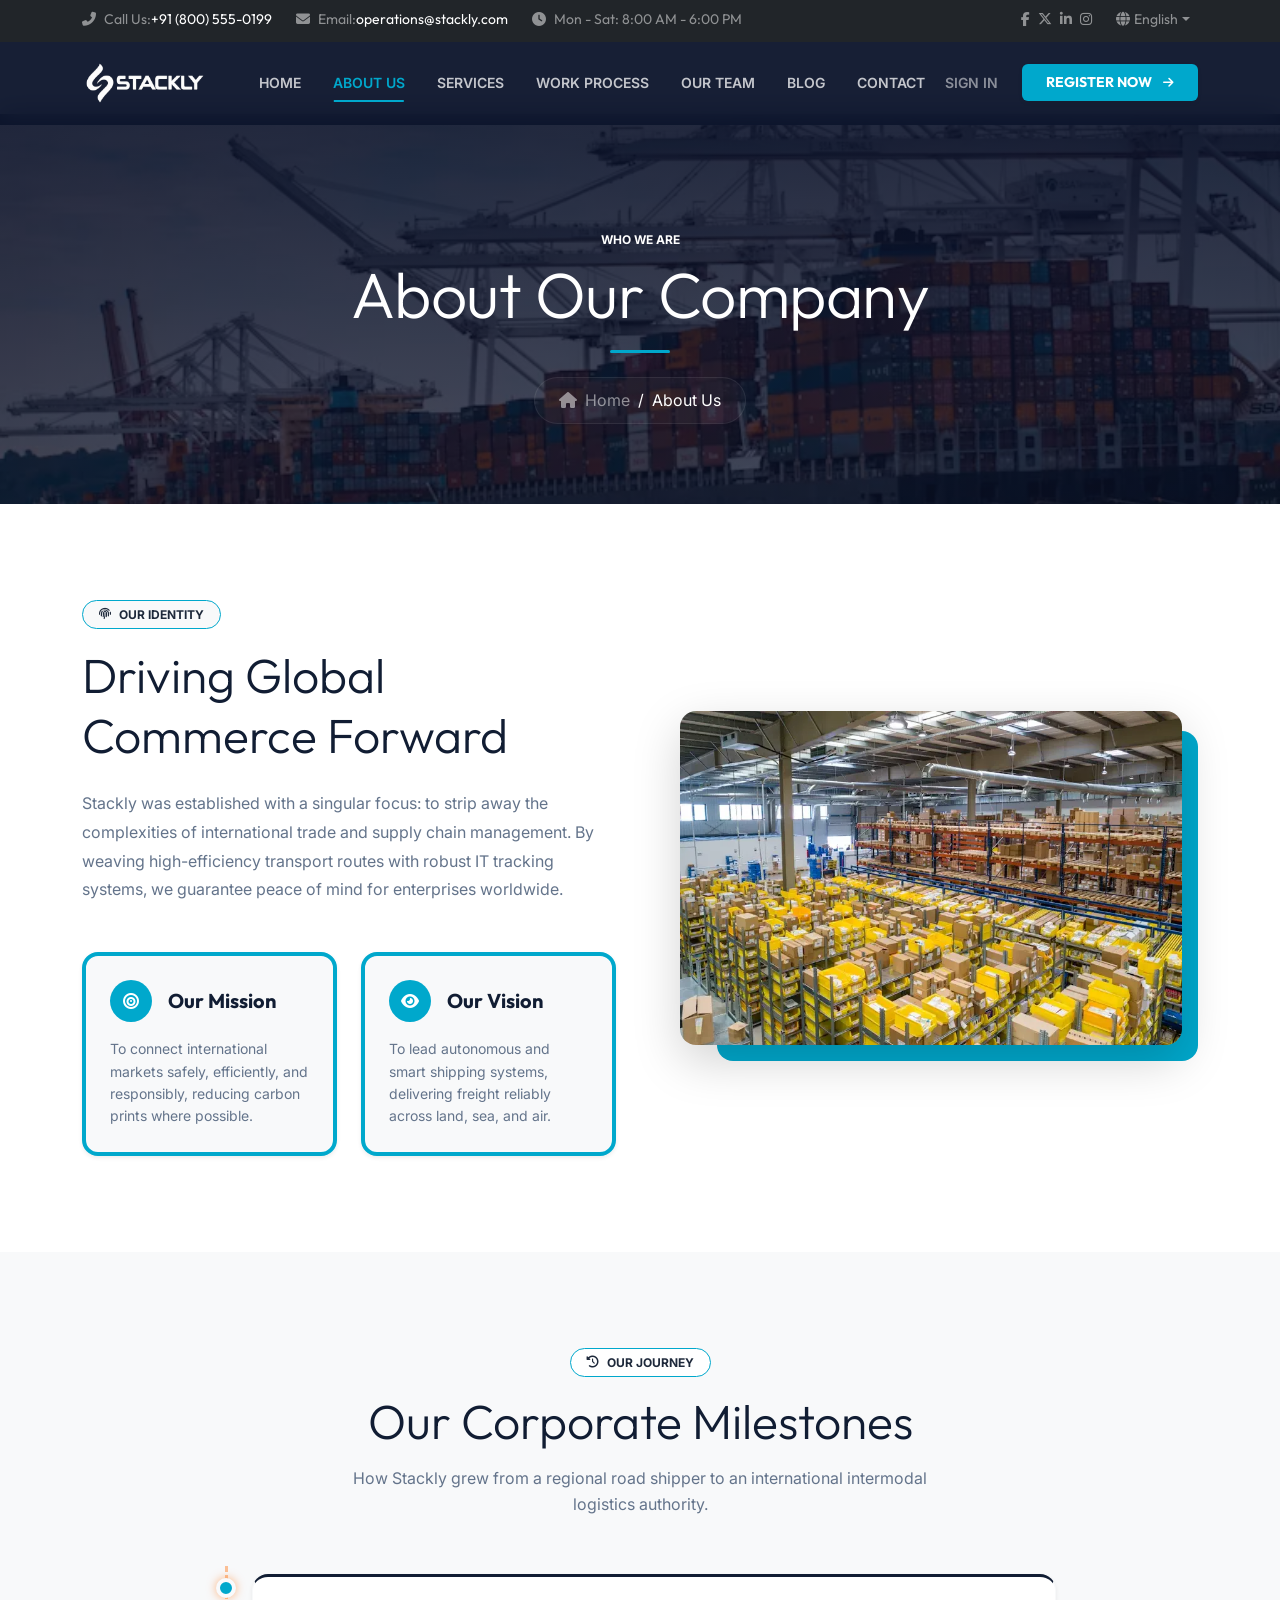
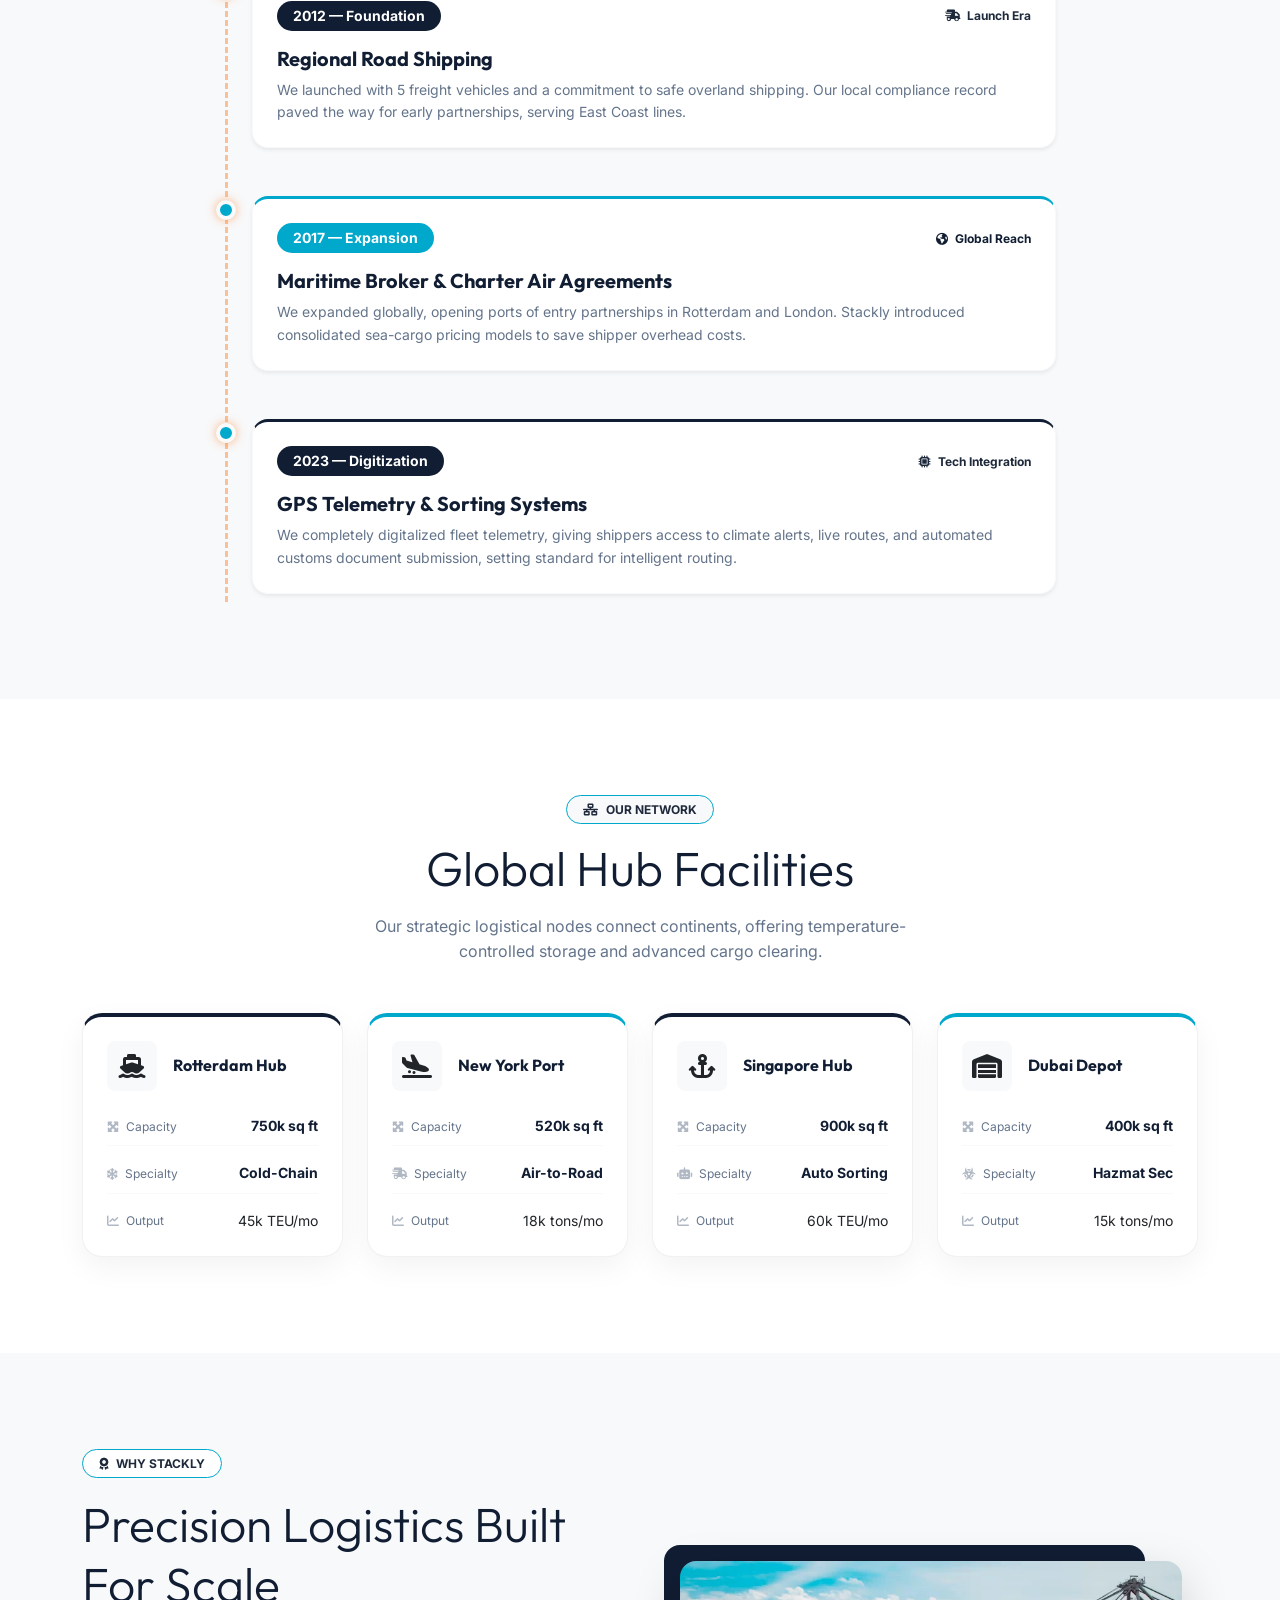
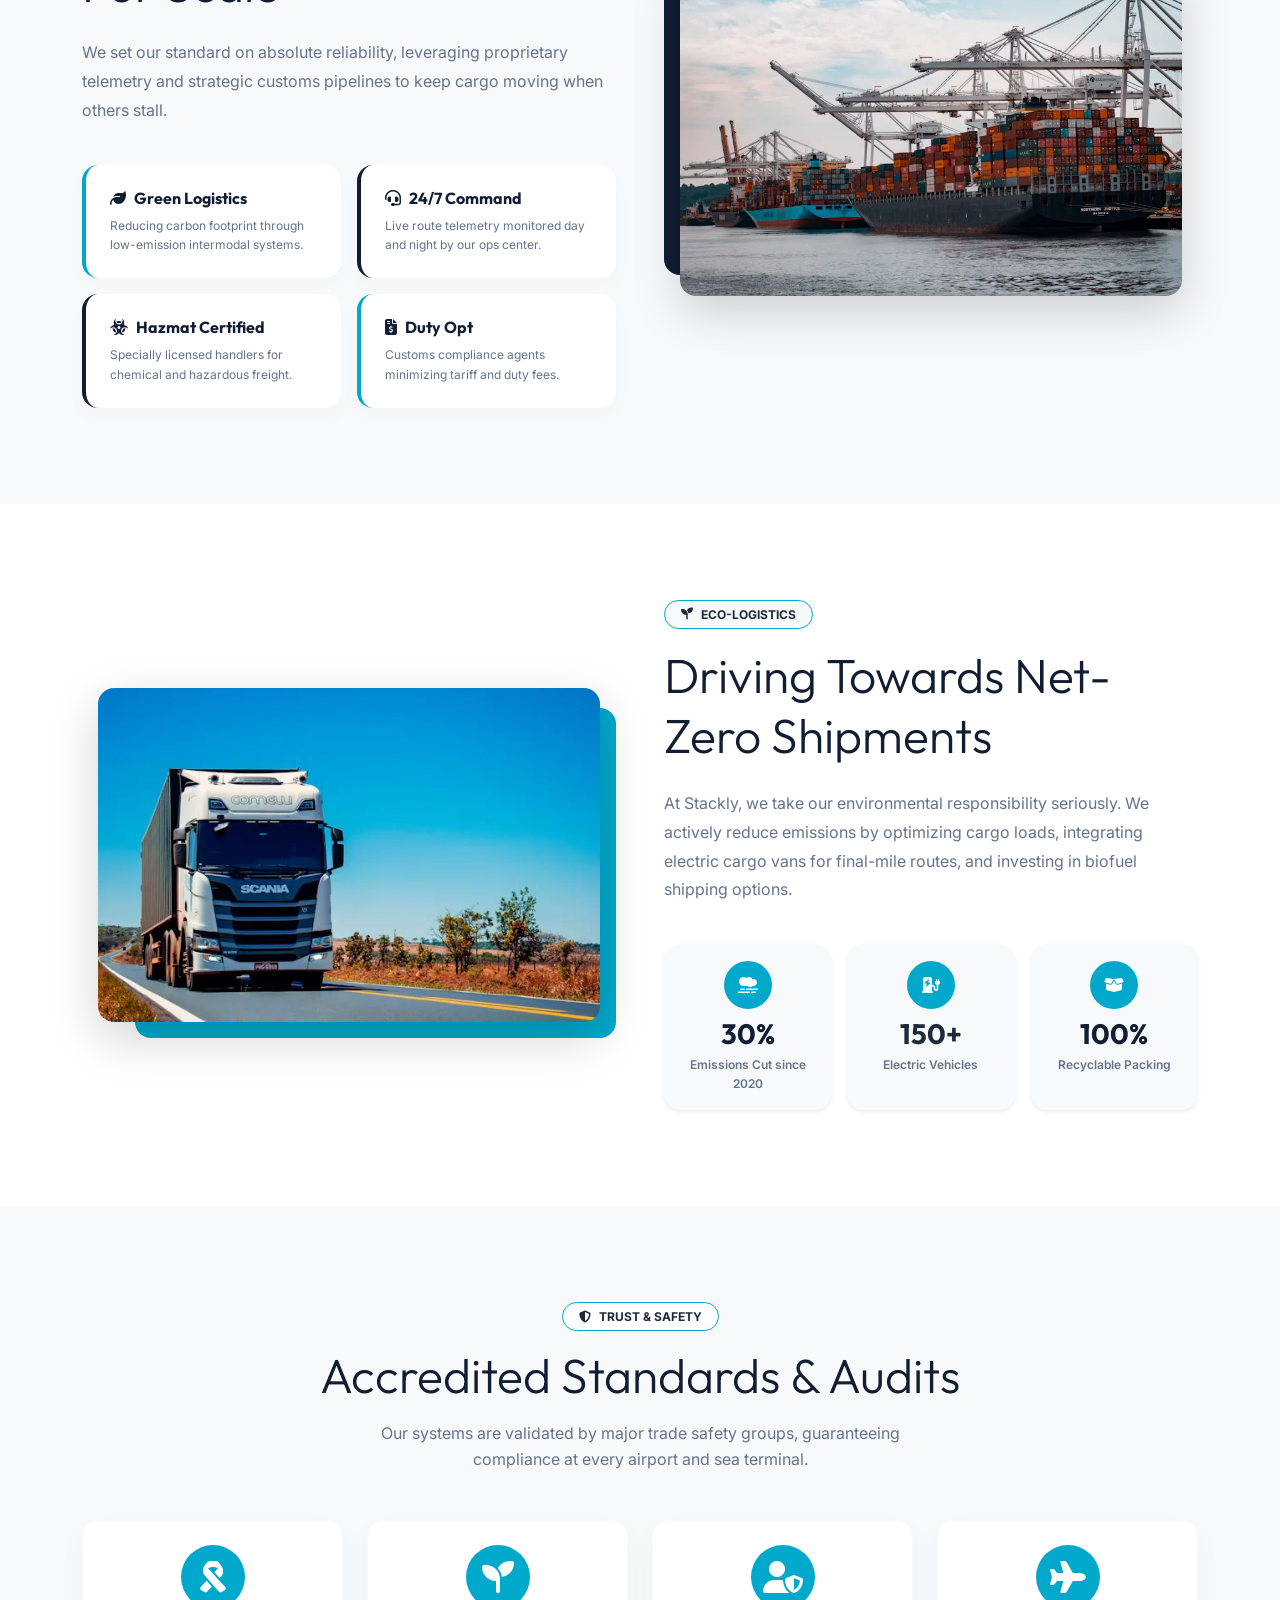
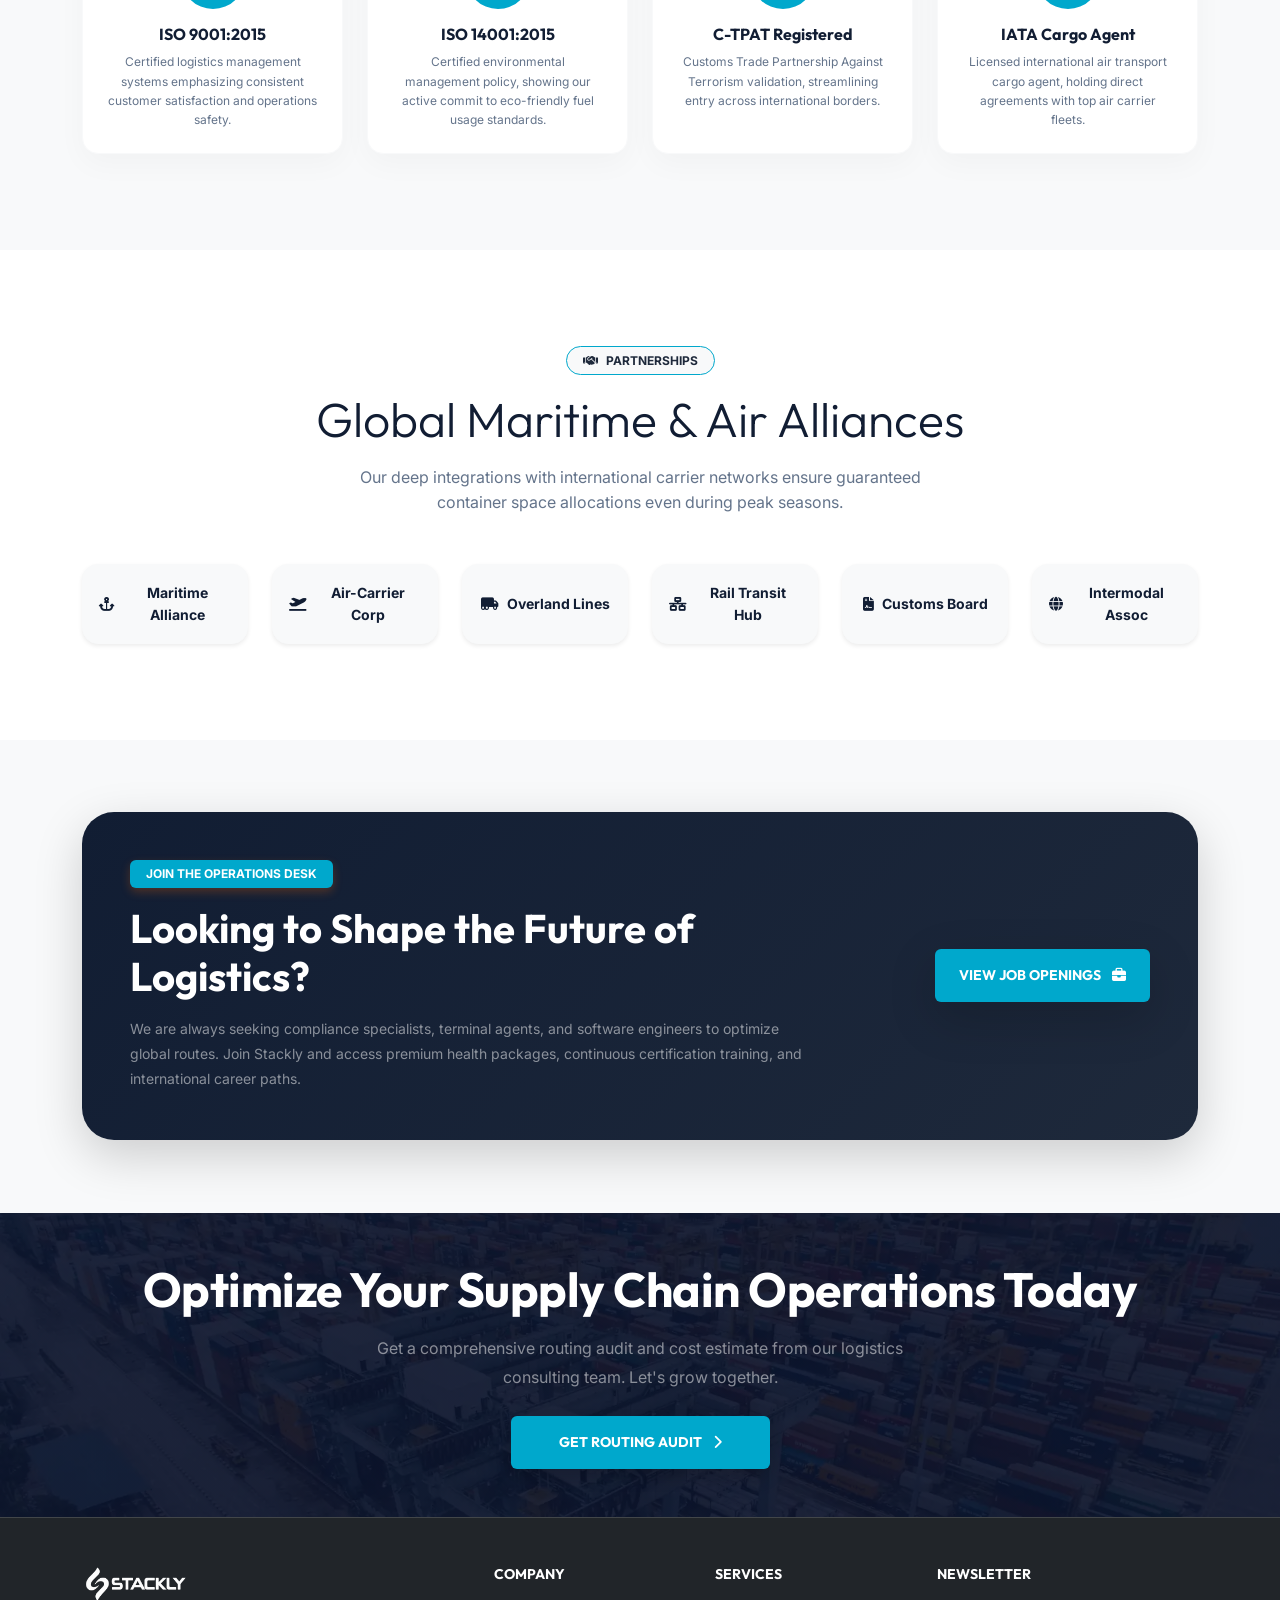
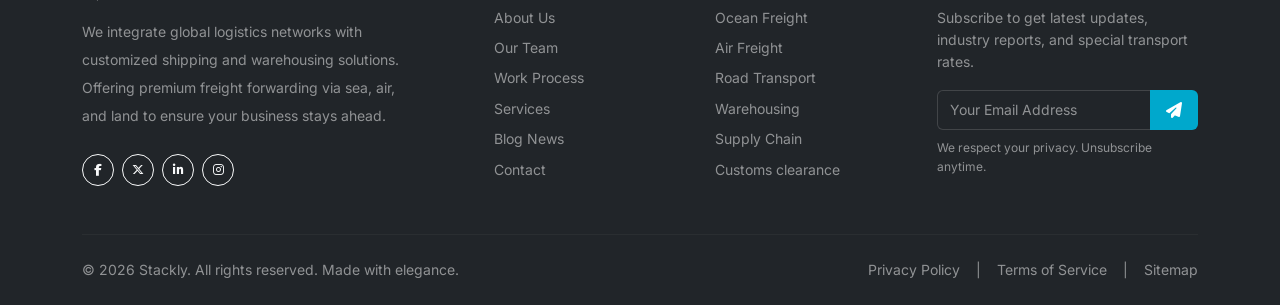
<file: pages/about.html>
<!doctype html>
<html lang="en">
  <head>
    <meta charset="UTF-8" />
    <meta name="viewport" content="width=device-width, initial-scale=1.0" />
    <meta
      name="description"
      content="About Stackly - Learn about our mission, vision, values, and global logistics history in cargo transport."
    />
    <title>About Us - Stackly Logistics</title>
    <!-- Favicon -->
    <link
      rel="icon"
      type="image/webp"
      href="../assets/images/logoStackly.webp"
    />

    <!-- Bootstrap 5 CSS CDN -->
    <link
      href="https://cdn.jsdelivr.net/npm/bootstrap@5.3.2/dist/css/bootstrap.min.css"
      rel="stylesheet"
    />
    <!-- FontAwesome Icons CDN -->
    <link
      rel="stylesheet"
      href="https://cdnjs.cloudflare.com/ajax/libs/font-awesome/6.6.0/css/all.min.css"
    />
    <!-- Animate.css -->
    <link
      rel="stylesheet"
      href="https://cdnjs.cloudflare.com/ajax/libs/animate.css/4.1.1/animate.min.css"
    />
    <!-- Custom CSS -->
    <link rel="stylesheet" href="../assets/css/styles.css" />
  </head>
  <body class="bg-light">
    <!-- Header Placeholder -->
    <div id="header-placeholder"></div>

    <main>
      <!-- Page Breadcrumb Banner -->
      <section
        class="page-banner text-white text-center"
        style="
          background-image: url(&quot;../assets/images/home/home-case-card-img-3.webp&quot;);
        "
      >
        <div class="container position-relative z-3">
          <span
            class="text-uppercase tracking-widest text-accent fw-bold fs-8 mb-2 d-inline-block animate__animated animate__fadeIn"
            >WHO WE ARE</span
          >
          <h1
            class="display-3 fw-extrabold mb-3 text-white animate__animated animate__fadeInDown"
            style="letter-spacing: -0.5px; font-family: var(--font-heading)"
          >
            About Our Company
          </h1>
          <div
            class="mx-auto bg-accent animate__animated animate__zoomIn"
            style="
              width: 60px;
              height: 3px;
              border-radius: 2px;
              margin-bottom: 1.5rem;
            "
          ></div>
          <nav
            aria-label="breadcrumb"
            class="animate__animated animate__fadeInUp"
          >
            <ol
              class="breadcrumb justify-content-center mb-0"
              style="
                background: rgba(255, 255, 255, 0.03);
                backdrop-filter: blur(5px);
                display: inline-flex;
                padding: 0.6rem 1.5rem;
                border-radius: 30px;
                border: 1px solid rgba(255, 255, 255, 0.08);
              "
            >
              <li class="breadcrumb-item">
                <a
                  href="../index.html"
                  class="text-white-50 text-decoration-none hover-text-white transition"
                  ><i class="fas fa-home me-1"></i> Home</a
                >
              </li>
              <li class="breadcrumb-item text-white active" aria-current="page">
                About Us
              </li>
            </ol>
          </nav>
        </div>
      </section>

      <!-- Core Mission & Values -->
      <section class="section py-5 bg-white">
        <div class="container py-5">
          <div class="row align-items-center g-5">
            <div class="col-lg-6">
              <div
                class="d-inline-flex align-items-center py-1 px-3 mb-3 bg-light border border-accent border-opacity-20 text-accent rounded-pill fs-8 fw-bold text-uppercase tracking-wider"
              >
                <i class="fas fa-fingerprint me-2"></i> Our Identity
              </div>
              <h2
                class="text-primary fw-extrabold display-5 mb-4"
                style="line-height: 1.25"
              >
                Driving Global
                <span class="text-accent position-relative"
                  >Commerce Forward<span
                    class="position-absolute bottom-0 start-0 w-100 bg-accent bg-opacity-20"
                    style="height: 8px; z-index: -1"
                  ></span
                ></span>
              </h2>
              <p class="text-secondary mb-4 fs-6" style="line-height: 1.8">
                Stackly was established with a singular focus: to strip away the
                complexities of international trade and supply chain management.
                By weaving high-efficiency transport routes with robust IT
                tracking systems, we guarantee peace of mind for enterprises
                worldwide.
              </p>
              <div class="row g-4 mt-2">
                <div class="col-sm-6 animate-item">
                  <div
                    class="p-4 bg-light rounded-4 border-start border-4 border-accent shadow-sm transition h-100"
                    style="
                      border-top: 1px solid rgba(11, 19, 43, 0.03);
                      border-right: 1px solid rgba(11, 19, 43, 0.03);
                      border-bottom: 1px solid rgba(11, 19, 43, 0.03);
                    "
                    onmouseover="
                      this.style.transform = 'translateY(-5px)';
                      this.style.boxShadow =
                        '0 10px 20px rgba(255, 107, 0, 0.08)';
                      this.style.backgroundColor = '#ffffff';
                    "
                    onmouseout="
                      this.style.transform = 'none';
                      this.style.boxShadow = 'none';
                      this.style.backgroundColor = '';
                    "
                  >
                    <div class="d-flex align-items-center mb-3">
                      <span
                        class="d-inline-flex align-items-center justify-content-center bg-accent bg-opacity-10 text-white rounded-circle me-3"
                        style="width: 42px; height: 42px"
                      >
                        <i class="fas fa-bullseye"></i>
                      </span>
                      <h5 class="fw-bold text-primary mb-0">Our Mission</h5>
                    </div>
                    <p
                      class="text-secondary fs-7 mb-0"
                      style="line-height: 1.6"
                    >
                      To connect international markets safely, efficiently, and
                      responsibly, reducing carbon prints where possible.
                    </p>
                  </div>
                </div>
                <div class="col-sm-6 animate-item">
                  <div
                    class="p-4 bg-light rounded-4 border-start border-4 border-accent shadow-sm transition h-100"
                    style="
                      border-top: 1px solid rgba(11, 19, 43, 0.03);
                      border-right: 1px solid rgba(11, 19, 43, 0.03);
                      border-bottom: 1px solid rgba(11, 19, 43, 0.03);
                    "
                    onmouseover="
                      this.style.transform = 'translateY(-5px)';
                      this.style.boxShadow =
                        '0 10px 20px rgba(255, 107, 0, 0.08)';
                      this.style.backgroundColor = '#ffffff';
                    "
                    onmouseout="
                      this.style.transform = 'none';
                      this.style.boxShadow = 'none';
                      this.style.backgroundColor = '';
                    "
                  >
                    <div class="d-flex align-items-center mb-3">
                      <span
                        class="d-inline-flex align-items-center justify-content-center bg-accent bg-opacity-10 text-white rounded-circle me-3"
                        style="width: 42px; height: 42px"
                      >
                        <i class="fas fa-eye"></i>
                      </span>
                      <h5 class="fw-bold text-primary mb-0">Our Vision</h5>
                    </div>
                    <p
                      class="text-secondary fs-7 mb-0"
                      style="line-height: 1.6"
                    >
                      To lead autonomous and smart shipping systems, delivering
                      freight reliably across land, sea, and air.
                    </p>
                  </div>
                </div>
              </div>
            </div>
            <div class="col-lg-6">
              <div class="position-relative p-3">
                <div
                  class="position-absolute bg-accent rounded-4 opacity-10 end-0 bottom-0"
                  style="width: 90%; height: 90%; z-index: 1"
                ></div>
                <img
                  src="../assets/images/home/home-case-card-img-2.webp"
                  alt="Logistics Center Operations"
                  class="img-fluid rounded-4 shadow-lg position-relative"
                  style="
                    z-index: 2;
                    transition: var(--transition-smooth);
                    transform-origin: center;
                  "
                  onmouseover="this.style.transform = 'scale(1.02)'"
                  onmouseout="this.style.transform = 'none'"
                />
              </div>
            </div>
          </div>
        </div>
      </section>

      <!-- History Timeline -->
      <section class="section py-5 bg-light">
        <div class="container py-5">
          <div class="text-center mb-5">
            <div
              class="d-inline-flex align-items-center py-1 px-3 mb-3 bg-white border border-accent border-opacity-20 text-accent rounded-pill fs-8 fw-bold text-uppercase tracking-wider"
            >
              <i class="fas fa-history me-2"></i> Our Journey
            </div>
            <h2 class="text-primary fw-extrabold display-5 mb-3">
              Our Corporate Milestones
            </h2>
            <p class="text-secondary mx-auto fs-6" style="max-width: 600px">
              How Stackly grew from a regional road shipper to an international
              intermodal logistics authority.
            </p>
          </div>

          <div class="row justify-content-center">
            <div class="col-lg-9">
              <div
                class="position-relative ps-4 py-2"
                style="border-left: 3px dashed rgba(255, 107, 0, 0.4)"
              >
                <!-- Milestone 1 -->
                <div
                  class="mb-5 position-relative timeline-item"
                  style="transition: var(--transition-smooth)"
                >
                  <div
                    class="position-absolute rounded-circle bg-accent"
                    style="
                      width: 20px;
                      height: 20px;
                      left: -36px;
                      top: 4px;
                      border: 4px solid #f8fafc;
                      box-shadow: 0 0 10px rgba(255, 107, 0, 0.5);
                    "
                  ></div>
                  <div
                    class="p-4 bg-white rounded-4 shadow-sm border border-light transition hover-grow"
                    style="
                      border-top: 3px solid var(--primary-color) !important;
                    "
                  >
                    <div
                      class="d-flex align-items-center justify-content-between mb-3 flex-wrap gap-2"
                    >
                      <span
                        class="badge bg-primary text-white py-2 px-3 rounded-pill fs-7 fw-bold"
                        >2012 — Foundation</span
                      >
                      <small class="text-accent fw-bold fs-8"
                        ><i class="fas fa-shipping-fast me-1"></i> Launch
                        Era</small
                      >
                    </div>
                    <h5 class="fw-bold text-primary mb-2">
                      Regional Road Shipping
                    </h5>
                    <p
                      class="text-secondary fs-7 mb-0"
                      style="line-height: 1.6"
                    >
                      We launched with 5 freight vehicles and a commitment to
                      safe overland shipping. Our local compliance record paved
                      the way for early partnerships, serving East Coast lines.
                    </p>
                  </div>
                </div>

                <!-- Milestone 2 -->
                <div
                  class="mb-5 position-relative timeline-item"
                  style="transition: var(--transition-smooth)"
                >
                  <div
                    class="position-absolute rounded-circle bg-accent"
                    style="
                      width: 20px;
                      height: 20px;
                      left: -36px;
                      top: 4px;
                      border: 4px solid #f8fafc;
                      box-shadow: 0 0 10px rgba(255, 107, 0, 0.5);
                    "
                  ></div>
                  <div
                    class="p-4 bg-white rounded-4 shadow-sm border border-light transition hover-grow"
                    style="
                      border-top: 3px solid var(--secondary-color) !important;
                    "
                  >
                    <div
                      class="d-flex align-items-center justify-content-between mb-3 flex-wrap gap-2"
                    >
                      <span
                        class="badge bg-accent text-white py-2 px-3 rounded-pill fs-7 fw-bold"
                        >2017 — Expansion</span
                      >
                      <small class="text-primary fw-bold fs-8"
                        ><i class="fas fa-globe-americas me-1"></i> Global
                        Reach</small
                      >
                    </div>
                    <h5 class="fw-bold text-primary mb-2">
                      Maritime Broker & Charter Air Agreements
                    </h5>
                    <p
                      class="text-secondary fs-7 mb-0"
                      style="line-height: 1.6"
                    >
                      We expanded globally, opening ports of entry partnerships
                      in Rotterdam and London. Stackly introduced consolidated
                      sea-cargo pricing models to save shipper overhead costs.
                    </p>
                  </div>
                </div>

                <!-- Milestone 3 -->
                <div
                  class="position-relative timeline-item"
                  style="transition: var(--transition-smooth)"
                >
                  <div
                    class="position-absolute rounded-circle bg-accent"
                    style="
                      width: 20px;
                      height: 20px;
                      left: -36px;
                      top: 4px;
                      border: 4px solid #f8fafc;
                      box-shadow: 0 0 10px rgba(255, 107, 0, 0.5);
                    "
                  ></div>
                  <div
                    class="p-4 bg-white rounded-4 shadow-sm border border-light transition hover-grow"
                    style="
                      border-top: 3px solid var(--primary-color) !important;
                    "
                  >
                    <div
                      class="d-flex align-items-center justify-content-between mb-3 flex-wrap gap-2"
                    >
                      <span
                        class="badge bg-primary text-white py-2 px-3 rounded-pill fs-7 fw-bold"
                        >2023 — Digitization</span
                      >
                      <small class="text-accent fw-bold fs-8"
                        ><i class="fas fa-microchip me-1"></i> Tech
                        Integration</small
                      >
                    </div>
                    <h5 class="fw-bold text-primary mb-2">
                      GPS Telemetry & Sorting Systems
                    </h5>
                    <p
                      class="text-secondary fs-7 mb-0"
                      style="line-height: 1.6"
                    >
                      We completely digitalized fleet telemetry, giving shippers
                      access to climate alerts, live routes, and automated
                      customs document submission, setting standard for
                      intelligent routing.
                    </p>
                  </div>
                </div>
              </div>
            </div>
          </div>
        </div>
      </section>

      <!-- Section 1: Global Reach & Operations Hubs -->
      <section class="section py-5 bg-white border-top border-light">
        <div class="container py-5">
          <div class="text-center mb-5">
            <div
              class="d-inline-flex align-items-center py-1 px-3 mb-3 bg-light border border-accent border-opacity-20 text-accent rounded-pill fs-8 fw-bold text-uppercase tracking-wider"
            >
              <i class="fas fa-network-wired me-2"></i> Our Network
            </div>
            <h2 class="text-primary fw-extrabold display-5 mb-3">
              Global Hub Facilities
            </h2>
            <p class="text-secondary mx-auto fs-6" style="max-width: 600px">
              Our strategic logistical nodes connect continents, offering
              temperature-controlled storage and advanced cargo clearing.
            </p>
          </div>
          <div class="row g-4">
            <!-- Hub 1 -->
            <div class="col-lg-3 col-md-6">
              <div
                class="card border-0 bg-white rounded-4 shadow-sm p-4 h-100 transition hover-grow"
                style="
                  border-top: 4px solid var(--primary-color) !important;
                  box-shadow: 0 10px 30px rgba(11, 19, 43, 0.05) !important;
                "
              >
                <div class="d-flex align-items-center mb-4">
                  <span
                    class="d-inline-flex align-items-center justify-content-center bg-light text-accent rounded-3 fs-4 me-3"
                    style="width: 50px; height: 50px"
                    ><i class="fas fa-ship"></i
                  ></span>
                  <h5 class="fw-bold text-primary mb-0 fs-6">Rotterdam Hub</h5>
                </div>
                <div class="d-flex flex-column gap-3">
                  <div
                    class="pb-2 border-bottom border-light d-flex justify-content-between align-items-center"
                  >
                    <span class="text-secondary fs-8"
                      ><i
                        class="fas fa-expand-arrows-alt me-1 text-accent opacity-50"
                      ></i>
                      Capacity</span
                    >
                    <span class="text-primary fw-bold fs-7">750k sq ft</span>
                  </div>
                  <div
                    class="pb-2 border-bottom border-light d-flex justify-content-between align-items-center"
                  >
                    <span class="text-secondary fs-8"
                      ><i
                        class="fas fa-snowflake me-1 text-accent opacity-50"
                      ></i>
                      Specialty</span
                    >
                    <span class="text-primary fw-bold fs-7">Cold-Chain</span>
                  </div>
                  <div
                    class="d-flex justify-content-between align-items-center"
                  >
                    <span class="text-secondary fs-8"
                      ><i
                        class="fas fa-chart-line me-1 text-accent opacity-50"
                      ></i>
                      Output</span
                    >
                    <span class="text-accent fw-extrabold fs-7"
                      >45k TEU/mo</span
                    >
                  </div>
                </div>
              </div>
            </div>
            <!-- Hub 2 -->
            <div class="col-lg-3 col-md-6">
              <div
                class="card border-0 bg-white rounded-4 shadow-sm p-4 h-100 transition hover-grow"
                style="
                  border-top: 4px solid var(--secondary-color) !important;
                  box-shadow: 0 10px 30px rgba(11, 19, 43, 0.05) !important;
                "
              >
                <div class="d-flex align-items-center mb-4">
                  <span
                    class="d-inline-flex align-items-center justify-content-center bg-light text-accent rounded-3 fs-4 me-3"
                    style="width: 50px; height: 50px"
                    ><i class="fas fa-plane-arrival"></i
                  ></span>
                  <h5 class="fw-bold text-primary mb-0 fs-6">New York Port</h5>
                </div>
                <div class="d-flex flex-column gap-3">
                  <div
                    class="pb-2 border-bottom border-light d-flex justify-content-between align-items-center"
                  >
                    <span class="text-secondary fs-8"
                      ><i
                        class="fas fa-expand-arrows-alt me-1 text-accent opacity-50"
                      ></i>
                      Capacity</span
                    >
                    <span class="text-primary fw-bold fs-7">520k sq ft</span>
                  </div>
                  <div
                    class="pb-2 border-bottom border-light d-flex justify-content-between align-items-center"
                  >
                    <span class="text-secondary fs-8"
                      ><i
                        class="fas fa-shipping-fast me-1 text-accent opacity-50"
                      ></i>
                      Specialty</span
                    >
                    <span class="text-primary fw-bold fs-7">Air-to-Road</span>
                  </div>
                  <div
                    class="d-flex justify-content-between align-items-center"
                  >
                    <span class="text-secondary fs-8"
                      ><i
                        class="fas fa-chart-line me-1 text-accent opacity-50"
                      ></i>
                      Output</span
                    >
                    <span class="text-accent fw-extrabold fs-7"
                      >18k tons/mo</span
                    >
                  </div>
                </div>
              </div>
            </div>
            <!-- Hub 3 -->
            <div class="col-lg-3 col-md-6">
              <div
                class="card border-0 bg-white rounded-4 shadow-sm p-4 h-100 transition hover-grow"
                style="
                  border-top: 4px solid var(--primary-color) !important;
                  box-shadow: 0 10px 30px rgba(11, 19, 43, 0.05) !important;
                "
              >
                <div class="d-flex align-items-center mb-4">
                  <span
                    class="d-inline-flex align-items-center justify-content-center bg-light text-accent rounded-3 fs-4 me-3"
                    style="width: 50px; height: 50px"
                    ><i class="fas fa-anchor"></i
                  ></span>
                  <h5 class="fw-bold text-primary mb-0 fs-6">Singapore Hub</h5>
                </div>
                <div class="d-flex flex-column gap-3">
                  <div
                    class="pb-2 border-bottom border-light d-flex justify-content-between align-items-center"
                  >
                    <span class="text-secondary fs-8"
                      ><i
                        class="fas fa-expand-arrows-alt me-1 text-accent opacity-50"
                      ></i>
                      Capacity</span
                    >
                    <span class="text-primary fw-bold fs-7">900k sq ft</span>
                  </div>
                  <div
                    class="pb-2 border-bottom border-light d-flex justify-content-between align-items-center"
                  >
                    <span class="text-secondary fs-8"
                      ><i class="fas fa-robot me-1 text-accent opacity-50"></i>
                      Specialty</span
                    >
                    <span class="text-primary fw-bold fs-7">Auto Sorting</span>
                  </div>
                  <div
                    class="d-flex justify-content-between align-items-center"
                  >
                    <span class="text-secondary fs-8"
                      ><i
                        class="fas fa-chart-line me-1 text-accent opacity-50"
                      ></i>
                      Output</span
                    >
                    <span class="text-accent fw-extrabold fs-7"
                      >60k TEU/mo</span
                    >
                  </div>
                </div>
              </div>
            </div>
            <!-- Hub 4 -->
            <div class="col-lg-3 col-md-6">
              <div
                class="card border-0 bg-white rounded-4 shadow-sm p-4 h-100 transition hover-grow"
                style="
                  border-top: 4px solid var(--secondary-color) !important;
                  box-shadow: 0 10px 30px rgba(11, 19, 43, 0.05) !important;
                "
              >
                <div class="d-flex align-items-center mb-4">
                  <span
                    class="d-inline-flex align-items-center justify-content-center bg-light text-accent rounded-3 fs-4 me-3"
                    style="width: 50px; height: 50px"
                    ><i class="fas fa-warehouse"></i
                  ></span>
                  <h5 class="fw-bold text-primary mb-0 fs-6">Dubai Depot</h5>
                </div>
                <div class="d-flex flex-column gap-3">
                  <div
                    class="pb-2 border-bottom border-light d-flex justify-content-between align-items-center"
                  >
                    <span class="text-secondary fs-8"
                      ><i
                        class="fas fa-expand-arrows-alt me-1 text-accent opacity-50"
                      ></i>
                      Capacity</span
                    >
                    <span class="text-primary fw-bold fs-7">400k sq ft</span>
                  </div>
                  <div
                    class="pb-2 border-bottom border-light d-flex justify-content-between align-items-center"
                  >
                    <span class="text-secondary fs-8"
                      ><i
                        class="fas fa-biohazard me-1 text-accent opacity-50"
                      ></i>
                      Specialty</span
                    >
                    <span class="text-primary fw-bold fs-7">Hazmat Sec</span>
                  </div>
                  <div
                    class="d-flex justify-content-between align-items-center"
                  >
                    <span class="text-secondary fs-8"
                      ><i
                        class="fas fa-chart-line me-1 text-accent opacity-50"
                      ></i>
                      Output</span
                    >
                    <span class="text-accent fw-extrabold fs-7"
                      >15k tons/mo</span
                    >
                  </div>
                </div>
              </div>
            </div>
          </div>
        </div>
      </section>

      <!-- Section 2: Why Choose Us / Differentiators -->
      <section class="section py-5 bg-light">
        <div class="container py-5">
          <div class="row align-items-center g-5">
            <div class="col-lg-6">
              <div
                class="d-inline-flex align-items-center py-1 px-3 mb-3 bg-white border border-accent border-opacity-20 text-accent rounded-pill fs-8 fw-bold text-uppercase tracking-wider"
              >
                <i class="fas fa-award me-2"></i> Why Stackly
              </div>
              <h2
                class="text-primary fw-extrabold display-5 mb-4"
                style="line-height: 1.25"
              >
                Precision Logistics Built For Scale
              </h2>
              <p class="text-secondary mb-4 fs-6" style="line-height: 1.8">
                We set our standard on absolute reliability, leveraging
                proprietary telemetry and strategic customs pipelines to keep
                cargo moving when others stall.
              </p>
              <div class="row g-3 mt-2">
                <div class="col-sm-6">
                  <div
                    class="p-4 bg-white rounded-4 shadow-sm transition hover-grow border-0 h-100"
                    style="
                      border-left: 4px solid var(--secondary-color) !important;
                      box-shadow: 0 10px 25px rgba(11, 19, 43, 0.02) !important;
                    "
                  >
                    <h6 class="fw-bold text-primary mb-2 fs-6">
                      <i class="fas fa-leaf text-accent me-2"></i>Green
                      Logistics
                    </h6>
                    <p
                      class="text-secondary fs-8 mb-0"
                      style="line-height: 1.6"
                    >
                      Reducing carbon footprint through low-emission intermodal
                      systems.
                    </p>
                  </div>
                </div>
                <div class="col-sm-6">
                  <div
                    class="p-4 bg-white rounded-4 shadow-sm transition hover-grow border-0 h-100"
                    style="
                      border-left: 4px solid var(--primary-color) !important;
                      box-shadow: 0 10px 25px rgba(11, 19, 43, 0.02) !important;
                    "
                  >
                    <h6 class="fw-bold text-primary mb-2 fs-6">
                      <i class="fas fa-headset text-accent me-2"></i>24/7
                      Command
                    </h6>
                    <p
                      class="text-secondary fs-8 mb-0"
                      style="line-height: 1.6"
                    >
                      Live route telemetry monitored day and night by our ops
                      center.
                    </p>
                  </div>
                </div>
                <div class="col-sm-6">
                  <div
                    class="p-4 bg-white rounded-4 shadow-sm transition hover-grow border-0 h-100"
                    style="
                      border-left: 4px solid var(--primary-color) !important;
                      box-shadow: 0 10px 25px rgba(11, 19, 43, 0.02) !important;
                    "
                  >
                    <h6 class="fw-bold text-primary mb-2 fs-6">
                      <i class="fas fa-biohazard text-accent me-2"></i>Hazmat
                      Certified
                    </h6>
                    <p
                      class="text-secondary fs-8 mb-0"
                      style="line-height: 1.6"
                    >
                      Specially licensed handlers for chemical and hazardous
                      freight.
                    </p>
                  </div>
                </div>
                <div class="col-sm-6">
                  <div
                    class="p-4 bg-white rounded-4 shadow-sm transition hover-grow border-0 h-100"
                    style="
                      border-left: 4px solid var(--secondary-color) !important;
                      box-shadow: 0 10px 25px rgba(11, 19, 43, 0.02) !important;
                    "
                  >
                    <h6 class="fw-bold text-primary mb-2 fs-6">
                      <i class="fas fa-file-invoice-dollar text-accent me-2"></i
                      >Duty Opt
                    </h6>
                    <p
                      class="text-secondary fs-8 mb-0"
                      style="line-height: 1.6"
                    >
                      Customs compliance agents minimizing tariff and duty fees.
                    </p>
                  </div>
                </div>
              </div>
            </div>
            <div class="col-lg-6">
              <div class="position-relative p-3">
                <div
                  class="position-absolute bg-primary rounded-4 opacity-10 start-0 top-0"
                  style="width: 90%; height: 90%; z-index: 1"
                ></div>
                <img
                  src="../assets/images/home/home-case-card-img-3.webp"
                  alt="Logistics Command Center"
                  class="img-fluid rounded-4 shadow-lg position-relative"
                  style="
                    z-index: 2;
                    transition: var(--transition-smooth);
                    transform-origin: center;
                  "
                  onmouseover="this.style.transform = 'scale(1.02)'"
                  onmouseout="this.style.transform = 'none'"
                />
              </div>
            </div>
          </div>
        </div>
      </section>

      <!-- Section 3: CSR & Sustainability -->
      <section class="section py-5 bg-white">
        <div class="container py-5">
          <div class="row align-items-center g-5 flex-lg-row-reverse">
            <div class="col-lg-6">
              <div
                class="d-inline-flex align-items-center py-1 px-3 mb-3 bg-light border border-accent border-opacity-20 text-accent rounded-pill fs-8 fw-bold text-uppercase tracking-wider"
              >
                <i class="fas fa-seedling me-2"></i> Eco-Logistics
              </div>
              <h2
                class="text-primary fw-extrabold display-5 mb-4"
                style="line-height: 1.25"
              >
                Driving Towards Net-Zero Shipments
              </h2>
              <p class="text-secondary mb-4 fs-6" style="line-height: 1.8">
                At Stackly, we take our environmental responsibility seriously.
                We actively reduce emissions by optimizing cargo loads,
                integrating electric cargo vans for final-mile routes, and
                investing in biofuel shipping options.
              </p>
              <div class="row g-3 mt-2">
                <div class="col-md-4 col-sm-6">
                  <div
                    class="p-3 bg-light rounded-4 text-center border border-light h-100 shadow-sm transition hover-grow"
                  >
                    <div
                      class="d-inline-flex align-items-center justify-content-center bg-accent bg-opacity-10 text-white rounded-circle mb-2"
                      style="width: 48px; height: 48px"
                    >
                      <i class="fas fa-smog"></i>
                    </div>
                    <h3 class="fw-extrabold text-primary mb-1">30%</h3>
                    <p class="fs-8 text-secondary mb-0 fw-semibold">
                      Emissions Cut since 2020
                    </p>
                  </div>
                </div>
                <div class="col-md-4 col-sm-6">
                  <div
                    class="p-3 bg-light rounded-4 text-center border border-light h-100 shadow-sm transition hover-grow"
                  >
                    <div
                      class="d-inline-flex align-items-center justify-content-center bg-accent bg-opacity-10 text-white rounded-circle mb-2"
                      style="width: 48px; height: 48px"
                    >
                      <i class="fas fa-charging-station"></i>
                    </div>
                    <h3 class="fw-extrabold text-accent mb-1">150+</h3>
                    <p class="fs-8 text-secondary mb-0 fw-semibold">
                      Electric Vehicles
                    </p>
                  </div>
                </div>
                <div class="col-md-4 col-sm-12">
                  <div
                    class="p-3 bg-light rounded-4 text-center border border-light h-100 shadow-sm transition hover-grow"
                  >
                    <div
                      class="d-inline-flex align-items-center justify-content-center bg-accent bg-opacity-10 text-white rounded-circle mb-2"
                      style="width: 48px; height: 48px"
                    >
                      <i class="fas fa-box-open"></i>
                    </div>
                    <h3 class="fw-extrabold text-primary mb-1">100%</h3>
                    <p class="fs-8 text-secondary mb-0 fw-semibold">
                      Recyclable Packing
                    </p>
                  </div>
                </div>
              </div>
            </div>
            <div class="col-lg-6">
              <div class="position-relative p-3">
                <div
                  class="position-absolute bg-accent rounded-4 opacity-10 end-0 bottom-0"
                  style="width: 90%; height: 90%; z-index: 1"
                ></div>
                <img
                  src="../assets/images/home/home-fleet-card-img-3.webp"
                  alt="Sustainable Fleet Truck"
                  class="img-fluid rounded-4 shadow-lg position-relative"
                  style="
                    z-index: 2;
                    transition: var(--transition-smooth);
                    transform-origin: center;
                  "
                  onmouseover="this.style.transform = 'scale(1.02)'"
                  onmouseout="this.style.transform = 'none'"
                />
              </div>
            </div>
          </div>
        </div>
      </section>

      <!-- Section 4: Accreditations & Certifications -->
      <section class="section py-5 bg-light">
        <div class="container py-5">
          <div class="text-center mb-5">
            <div
              class="d-inline-flex align-items-center py-1 px-3 mb-3 bg-white border border-accent border-opacity-20 text-accent rounded-pill fs-8 fw-bold text-uppercase tracking-wider"
            >
              <i class="fas fa-shield-alt me-2"></i> Trust & Safety
            </div>
            <h2 class="text-primary fw-extrabold display-5 mb-3">
              Accredited Standards & Audits
            </h2>
            <p class="text-secondary mx-auto fs-6" style="max-width: 600px">
              Our systems are validated by major trade safety groups,
              guaranteeing compliance at every airport and sea terminal.
            </p>
          </div>
          <div class="row g-4 justify-content-center">
            <!-- Cert 1 -->
            <div class="col-lg-3 col-sm-6">
              <div
                class="p-4 bg-white rounded-4 shadow-sm border border-light text-center h-100 transition hover-grow"
                style="
                  box-shadow: 0 10px 30px rgba(11, 19, 43, 0.03) !important;
                "
              >
                <span
                  class="d-inline-flex align-items-center justify-content-center bg-accent bg-opacity-10 text-white rounded-circle fs-2 mb-3"
                  style="width: 64px; height: 64px"
                  ><i class="fas fa-ribbon"></i
                ></span>
                <h6 class="fw-bold text-primary mb-2 fs-6">ISO 9001:2015</h6>
                <p class="text-secondary fs-8 mb-0" style="line-height: 1.6">
                  Certified logistics management systems emphasizing consistent
                  customer satisfaction and operations safety.
                </p>
              </div>
            </div>
            <!-- Cert 2 -->
            <div class="col-lg-3 col-sm-6">
              <div
                class="p-4 bg-white rounded-4 shadow-sm border border-light text-center h-100 transition hover-grow"
                style="
                  box-shadow: 0 10px 30px rgba(11, 19, 43, 0.03) !important;
                "
              >
                <span
                  class="d-inline-flex align-items-center justify-content-center bg-accent bg-opacity-10 text-white rounded-circle fs-2 mb-3"
                  style="width: 64px; height: 64px"
                  ><i class="fas fa-seedling"></i
                ></span>
                <h6 class="fw-bold text-primary mb-2 fs-6">ISO 14001:2015</h6>
                <p class="text-secondary fs-8 mb-0" style="line-height: 1.6">
                  Certified environmental management policy, showing our active
                  commit to eco-friendly fuel usage standards.
                </p>
              </div>
            </div>
            <!-- Cert 3 -->
            <div class="col-lg-3 col-sm-6">
              <div
                class="p-4 bg-white rounded-4 shadow-sm border border-light text-center h-100 transition hover-grow"
                style="
                  box-shadow: 0 10px 30px rgba(11, 19, 43, 0.03) !important;
                "
              >
                <span
                  class="d-inline-flex align-items-center justify-content-center bg-accent bg-opacity-10 text-white rounded-circle fs-2 mb-3"
                  style="width: 64px; height: 64px"
                  ><i class="fas fa-user-shield"></i
                ></span>
                <h6 class="fw-bold text-primary mb-2 fs-6">
                  C-TPAT Registered
                </h6>
                <p class="text-secondary fs-8 mb-0" style="line-height: 1.6">
                  Customs Trade Partnership Against Terrorism validation,
                  streamlining entry across international borders.
                </p>
              </div>
            </div>
            <!-- Cert 4 -->
            <div class="col-lg-3 col-sm-6">
              <div
                class="p-4 bg-white rounded-4 shadow-sm border border-light text-center h-100 transition hover-grow"
                style="
                  box-shadow: 0 10px 30px rgba(11, 19, 43, 0.03) !important;
                "
              >
                <span
                  class="d-inline-flex align-items-center justify-content-center bg-accent bg-opacity-10 text-white rounded-circle fs-2 mb-3"
                  style="width: 64px; height: 64px"
                  ><i class="fas fa-plane"></i
                ></span>
                <h6 class="fw-bold text-primary mb-2 fs-6">IATA Cargo Agent</h6>
                <p class="text-secondary fs-8 mb-0" style="line-height: 1.6">
                  Licensed international air transport cargo agent, holding
                  direct agreements with top air carrier fleets.
                </p>
              </div>
            </div>
          </div>
        </div>
      </section>

      <!-- Section 5: Strategic Partners & Port Alliances -->
      <section class="section py-5 bg-white">
        <div class="container py-5">
          <div class="text-center mb-5">
            <div
              class="d-inline-flex align-items-center py-1 px-3 mb-3 bg-light border border-accent border-opacity-20 text-accent rounded-pill fs-8 fw-bold text-uppercase tracking-wider"
            >
              <i class="fas fa-handshake me-2"></i> Partnerships
            </div>
            <h2 class="text-primary fw-extrabold display-5 mb-3">
              Global Maritime & Air Alliances
            </h2>
            <p class="text-secondary mx-auto fs-6" style="max-width: 600px">
              Our deep integrations with international carrier networks ensure
              guaranteed container space allocations even during peak seasons.
            </p>
          </div>
          <div
            class="row g-4 align-items-center justify-content-center text-center"
          >
            <div class="col-6 col-md-3 col-lg-2">
              <div
                class="p-3 bg-light border border-light rounded-4 shadow-sm text-primary transition hover-grow fw-bold fs-7 d-flex align-items-center justify-content-center gap-2"
                style="min-height: 80px"
              >
                <i class="fas fa-anchor text-accent"></i>Maritime Alliance
              </div>
            </div>
            <div class="col-6 col-md-3 col-lg-2">
              <div
                class="p-3 bg-light border border-light rounded-4 shadow-sm text-primary transition hover-grow fw-bold fs-7 d-flex align-items-center justify-content-center gap-2"
                style="min-height: 80px"
              >
                <i class="fas fa-plane-departure text-accent"></i>Air-Carrier
                Corp
              </div>
            </div>
            <div class="col-6 col-md-3 col-lg-2">
              <div
                class="p-3 bg-light border border-light rounded-4 shadow-sm text-primary transition hover-grow fw-bold fs-7 d-flex align-items-center justify-content-center gap-2"
                style="min-height: 80px"
              >
                <i class="fas fa-truck-moving text-accent"></i>Overland Lines
              </div>
            </div>
            <div class="col-6 col-md-3 col-lg-2">
              <div
                class="p-3 bg-light border border-light rounded-4 shadow-sm text-primary transition hover-grow fw-bold fs-7 d-flex align-items-center justify-content-center gap-2"
                style="min-height: 80px"
              >
                <i class="fas fa-network-wired text-accent"></i>Rail Transit Hub
              </div>
            </div>
            <div class="col-6 col-md-3 col-lg-2">
              <div
                class="p-3 bg-light border border-light rounded-4 shadow-sm text-primary transition hover-grow fw-bold fs-7 d-flex align-items-center justify-content-center gap-2"
                style="min-height: 80px"
              >
                <i class="fas fa-file-contract text-accent"></i>Customs Board
              </div>
            </div>
            <div class="col-6 col-md-3 col-lg-2">
              <div
                class="p-3 bg-light border border-light rounded-4 shadow-sm text-primary transition hover-grow fw-bold fs-7 d-flex align-items-center justify-content-center gap-2"
                style="min-height: 80px"
              >
                <i class="fas fa-globe text-accent"></i>Intermodal Assoc
              </div>
            </div>
          </div>
        </div>
      </section>

      <!-- Section 6: Join Our Team / Careers Callout -->
      <section class="section py-5 bg-light border-bottom border-light">
        <div class="container py-4">
          <div
            class="p-5 text-white rounded-5 shadow-lg border-0 position-relative overflow-hidden"
            style="
              background: linear-gradient(
                135deg,
                var(--primary-color) 0%,
                #1e293b 100%
              );
            "
          >
            <div class="row align-items-center g-4 position-relative z-3">
              <div class="col-lg-8">
                <span
                  class="badge bg-accent text-white py-2 px-3 mb-3 text-uppercase tracking-wider fs-8"
                  style="box-shadow: 0 4px 10px rgba(255, 107, 0, 0.25)"
                  >Join the Operations Desk</span
                >
                <h3
                  class="fw-bold text-white display-6 mb-3"
                  style="font-family: var(--font-heading)"
                >
                  Looking to Shape the Future of Logistics?
                </h3>
                <p class="text-white-50 fs-7 mb-0" style="line-height: 1.8">
                  We are always seeking compliance specialists, terminal agents,
                  and software engineers to optimize global routes. Join Stackly
                  and access premium health packages, continuous certification
                  training, and international career paths.
                </p>
              </div>
              <div class="col-lg-4 text-lg-end">
                <a
                  href="#"
                  class="btn btn-accent px-4 py-3 text-uppercase fw-bold fs-7 tracking-wide hover-grow shadow-lg"
                  >View Job Openings <i class="fas fa-briefcase ms-2"></i
                ></a>
              </div>
            </div>
          </div>
        </div>
      </section>

      <!-- Dynamic CTA Banner -->
      <section
        class="section py-5 bg-dark text-white text-center position-relative overflow-hidden"
        style="
          background:
            linear-gradient(rgba(11, 19, 43, 0.92), rgba(11, 19, 43, 0.92)),
            url(&quot;../assets/images/home/home-hero-banner-image-1.webp&quot;);
          background-size: cover;
          background-position: center;
          padding: 6rem 0;
        "
      >
        <div class="container position-relative z-3">
          <h3
            class="fw-bold display-5 mb-3 text-white"
            style="font-family: var(--font-heading); letter-spacing: -0.5px"
          >
            Optimize Your Supply Chain Operations Today
          </h3>
          <p
            class="text-white-50 mx-auto mb-4 fs-6"
            style="max-width: 600px; line-height: 1.8"
          >
            Get a comprehensive routing audit and cost estimate from our
            logistics consulting team. Let's grow together.
          </p>
          <a
            href="#"
            class="btn btn-accent px-5 py-3 text-uppercase fw-bold fs-7 tracking-wide hover-grow shadow"
            >Get Routing Audit <i class="fas fa-chevron-right ms-2"></i
          ></a>
        </div>
      </section>
    </main>

    <!-- Footer Placeholder -->
    <div id="footer-placeholder"></div>

    <!-- Scroll To Top Button -->
    <a href="#" id="scrollUp"><i class="fas fa-chevron-up"></i></a>

    <!-- Bootstrap 5 JS CDN with Popper -->
    <script src="https://cdn.jsdelivr.net/npm/bootstrap@5.3.2/dist/js/bootstrap.bundle.min.js"></script>
    <!-- Custom Scripts -->
    <script src="../assets/js/script.js"></script>
  </body>
</html>
</file>
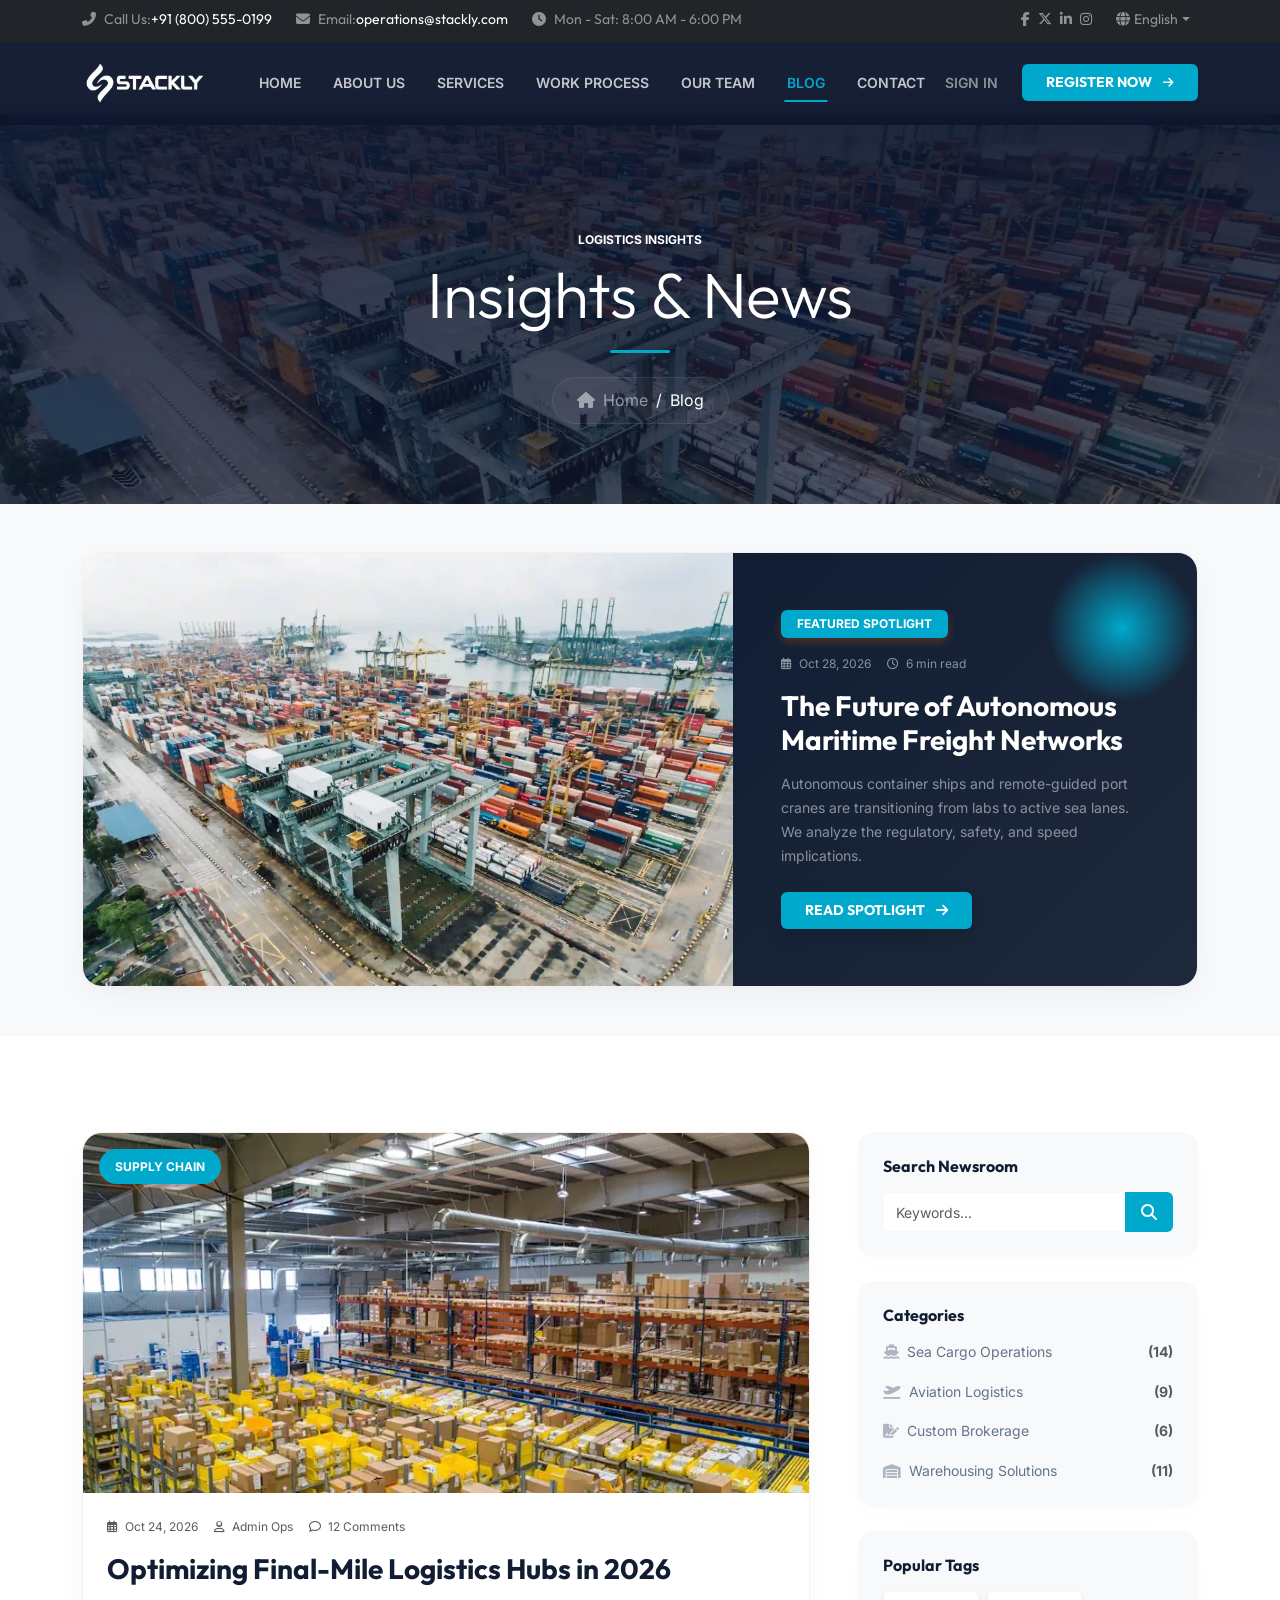
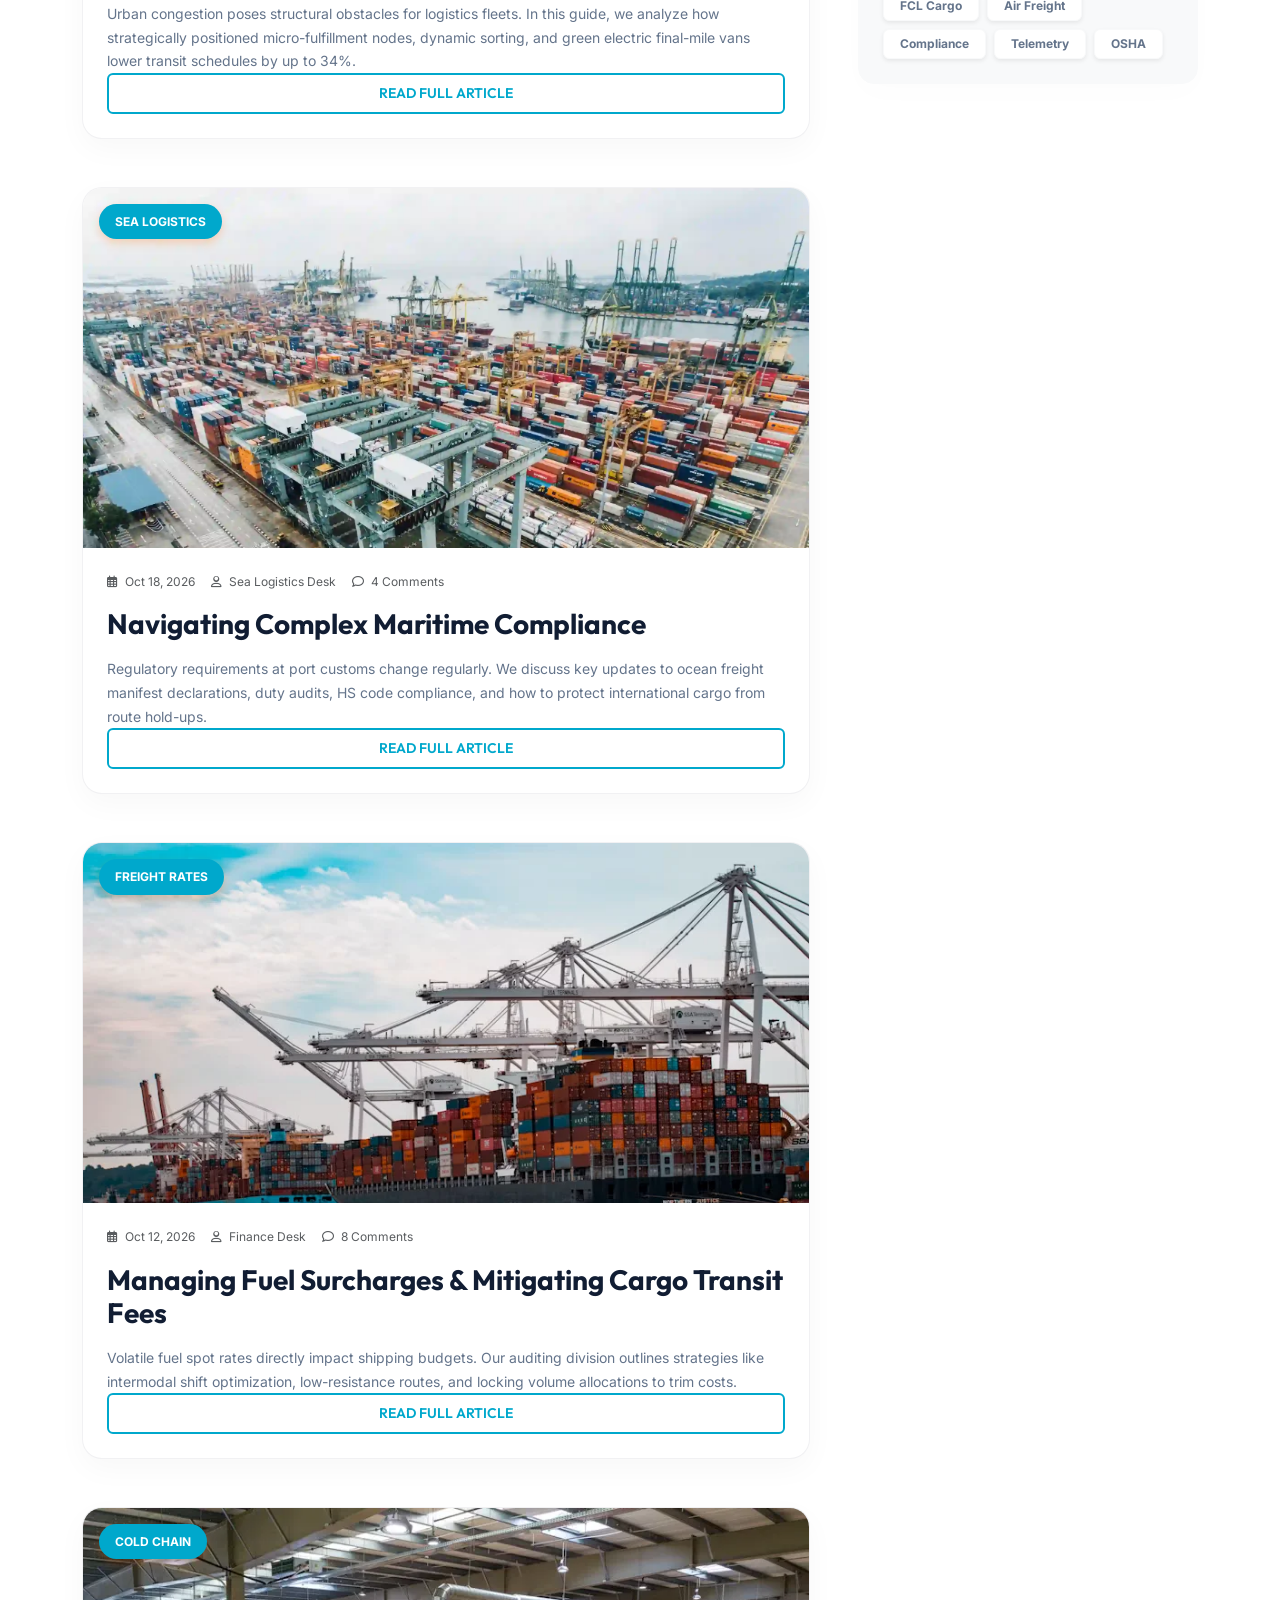
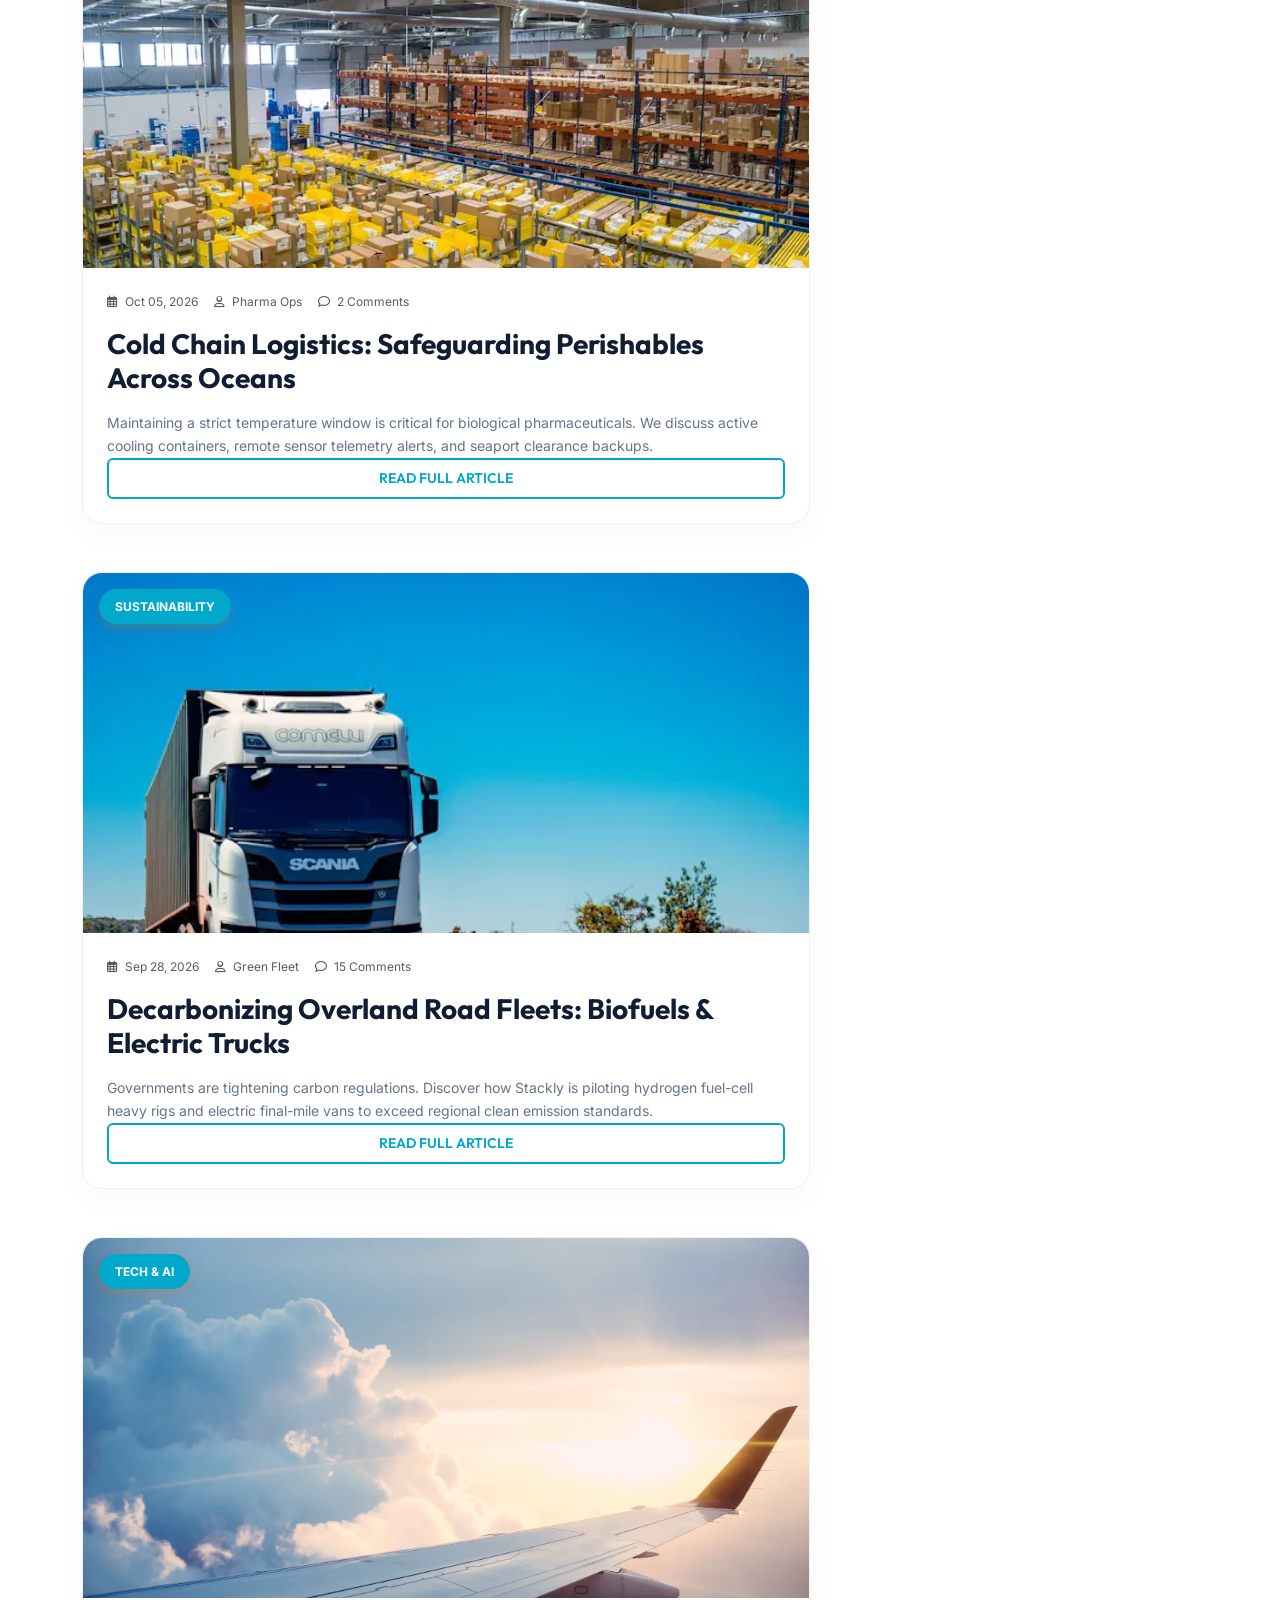
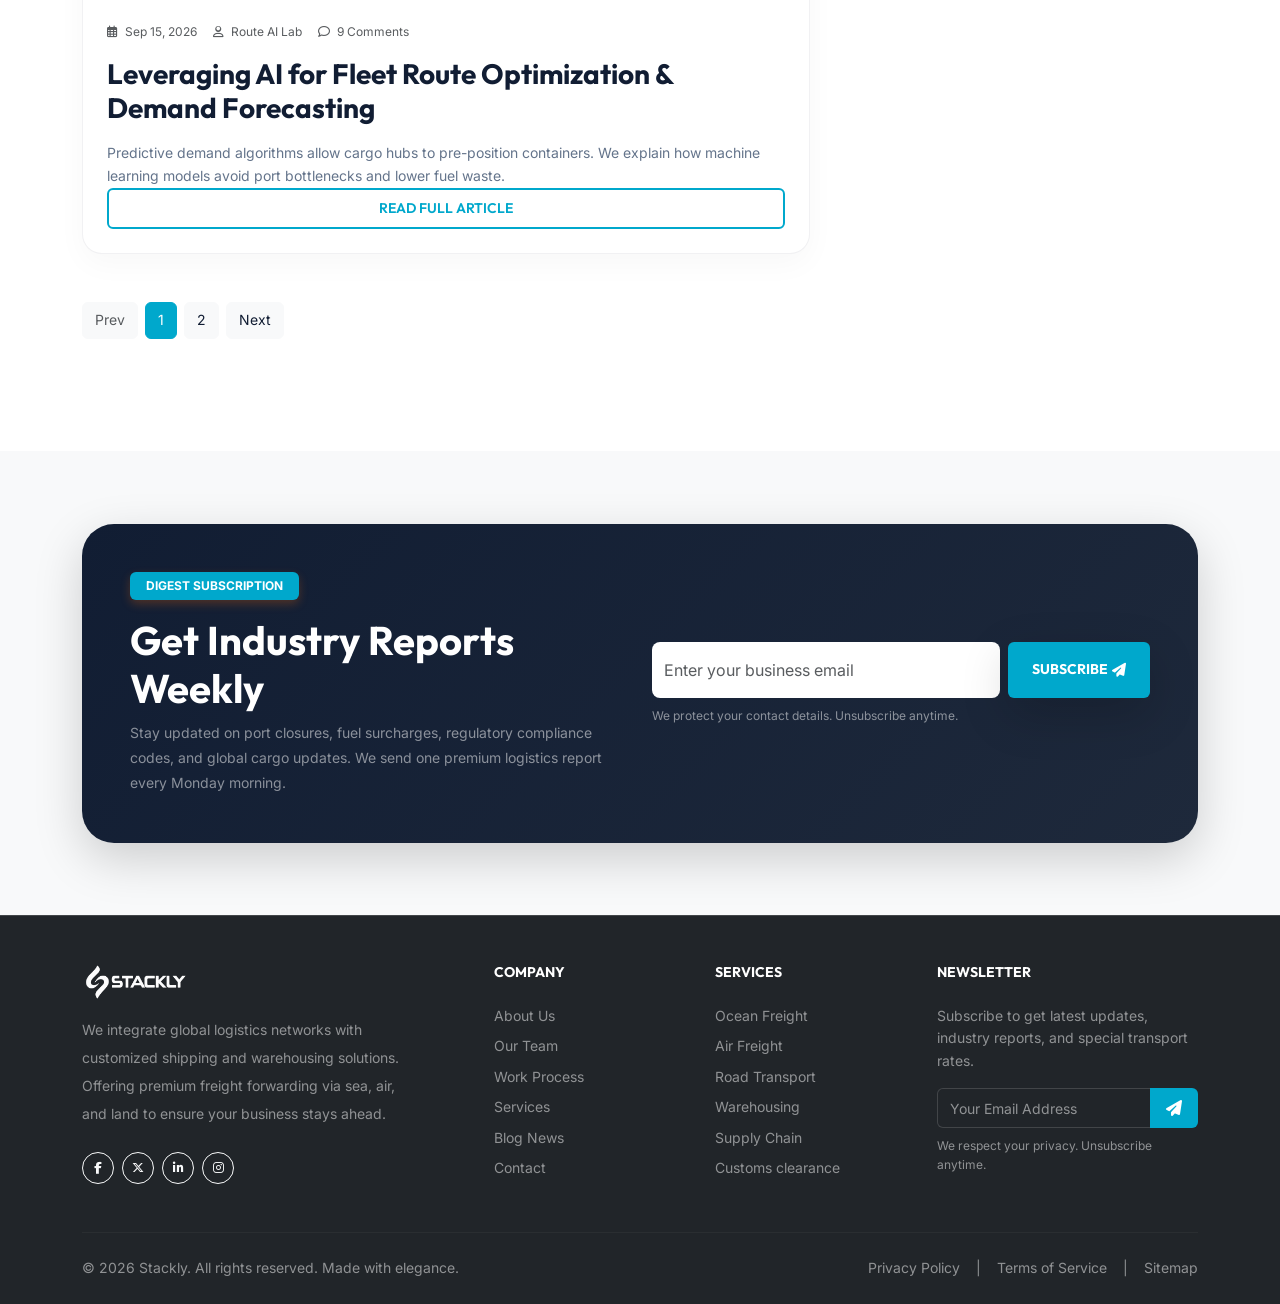
<file: pages/blog.html>
<!doctype html>
<html lang="en">
  <head>
    <meta charset="UTF-8" />
    <meta name="viewport" content="width=device-width, initial-scale=1.0" />
    <meta
      name="description"
      content="Stackly Newsroom - Read latest insights, updates, and analyses from global logistics coordinators."
    />
    <title>Blog - Stackly Logistics</title>
    <!-- Favicon -->
    <link
      rel="icon"
      type="image/webp"
      href="../assets/images/logoStackly.webp"
    />

    <!-- Bootstrap 5 CSS CDN -->
    <link
      href="https://cdn.jsdelivr.net/npm/bootstrap@5.3.2/dist/css/bootstrap.min.css"
      rel="stylesheet"
    />
    <!-- FontAwesome Icons CDN -->
    <link
      rel="stylesheet"
      href="https://cdnjs.cloudflare.com/ajax/libs/font-awesome/6.6.0/css/all.min.css"
    />
    <!-- Animate.css -->
    <link
      rel="stylesheet"
      href="https://cdnjs.cloudflare.com/ajax/libs/animate.css/4.1.1/animate.min.css"
    />
    <!-- Custom CSS -->
    <link rel="stylesheet" href="../assets/css/styles.css" />
  </head>
  <body class="bg-light">
    <!-- Header Placeholder -->
    <div id="header-placeholder"></div>

    <main>
      <!-- Page Breadcrumb Banner -->
      <section
        class="page-banner text-white text-center"
        style="
          background-image: url(&quot;../assets/images/home/home-hero-banner-image-1.webp&quot;);
        "
      >
        <div class="container position-relative z-3">
          <span
            class="text-uppercase tracking-widest text-accent fw-bold fs-8 mb-2 d-inline-block animate__animated animate__fadeIn"
            >LOGISTICS INSIGHTS</span
          >
          <h1
            class="display-3 fw-extrabold mb-3 text-white animate__animated animate__fadeInDown"
            style="letter-spacing: -0.5px; font-family: var(--font-heading)"
          >
            Insights & News
          </h1>
          <div
            class="mx-auto bg-accent animate__animated animate__zoomIn"
            style="
              width: 60px;
              height: 3px;
              border-radius: 2px;
              margin-bottom: 1.5rem;
            "
          ></div>
          <nav
            aria-label="breadcrumb"
            class="animate__animated animate__fadeInUp"
          >
            <ol
              class="breadcrumb justify-content-center mb-0"
              style="
                background: rgba(255, 255, 255, 0.03);
                backdrop-filter: blur(5px);
                display: inline-flex;
                padding: 0.6rem 1.5rem;
                border-radius: 30px;
                border: 1px solid rgba(255, 255, 255, 0.08);
              "
            >
              <li class="breadcrumb-item">
                <a
                  href="../index.html"
                  class="text-white-50 text-decoration-none hover-text-white transition"
                  ><i class="fas fa-home me-1"></i> Home</a
                >
              </li>
              <li class="breadcrumb-item text-white active" aria-current="page">
                Blog
              </li>
            </ol>
          </nav>
        </div>
      </section>

      <!-- Section 1: Featured Spotlight Article -->
      <section class="section py-5 bg-light border-bottom border-light">
        <div class="container">
          <div
            class="card border-0 rounded-5 overflow-hidden shadow-lg position-relative"
          >
            <div class="row g-0">
              <div class="col-lg-7">
                <div class="w-100 h-100 overflow-hidden">
                  <img
                    src="../assets/images/home/home-hero-banner-image-1.webp"
                    alt="Autonomous Container Ship"
                    class="img-fluid h-100 w-100 object-fit-cover transition duration-500"
                    style="min-height: 380px"
                    onmouseover="this.style.transform = 'scale(1.03)'"
                    onmouseout="this.style.transform = 'none'"
                  />
                </div>
              </div>
              <div
                class="col-lg-5 text-white d-flex align-items-center"
                style="
                  background: linear-gradient(
                    135deg,
                    var(--primary-color) 0%,
                    #1e293b 100%
                  ) !important;
                "
              >
                <!-- Decorative element -->
                <div
                  class="position-absolute end-0 top-0 opacity-10 pointer-events-none"
                  style="
                    width: 150px;
                    height: 150px;
                    background: radial-gradient(
                      circle,
                      var(--secondary-color) 0%,
                      transparent 70%
                    );
                  "
                ></div>

                <div class="p-5 position-relative z-3">
                  <span
                    class="badge bg-accent text-white py-2 px-3 mb-3 text-uppercase tracking-wider fs-8"
                    style="box-shadow: 0 4px 10px rgba(255, 107, 0, 0.25)"
                    >Featured Spotlight</span
                  >
                  <div class="d-flex gap-3 text-white-50 fs-8 mb-3">
                    <span
                      ><i class="far fa-calendar-alt me-1 text-accent"></i> Oct
                      28, 2026</span
                    >
                    <span
                      ><i class="far fa-clock me-1 text-accent"></i> 6 min
                      read</span
                    >
                  </div>
                  <h3
                    class="fw-bold text-white mb-3 display-7"
                    style="font-family: var(--font-heading)"
                  >
                    The Future of Autonomous Maritime Freight Networks
                  </h3>
                  <p class="text-white-50 fs-7 mb-4" style="line-height: 1.7">
                    Autonomous container ships and remote-guided port cranes are
                    transitioning from labs to active sea lanes. We analyze the
                    regulatory, safety, and speed implications.
                  </p>
                  <a
                    href="#"
                    class="btn btn-accent px-4 py-2 fs-7 text-uppercase fw-bold tracking-wide hover-grow shadow"
                    >Read Spotlight <i class="fas fa-arrow-right ms-2"></i
                  ></a>
                </div>
              </div>
            </div>
          </div>
        </div>
      </section>

      <!-- Blog Feed & Sidebar -->
      <section class="section py-5 bg-white">
        <div class="container py-5">
          <div class="row g-5">
            <!-- Left: Blog Feed -->
            <div class="col-lg-8">
              <div class="d-flex flex-column gap-5">
                <!-- Article 1 -->
                <article
                  class="blog-card bg-white border border-light rounded-4 shadow-sm overflow-hidden transition hover-grow"
                  style="
                    box-shadow: 0 10px 30px rgba(11, 19, 43, 0.03) !important;
                  "
                >
                  <div
                    class="blog-img-wrapper position-relative overflow-hidden"
                    style="max-height: 360px"
                  >
                    <img
                      src="../assets/images/home/home-case-card-img-2.webp"
                      alt="Warehouse Operations"
                      class="img-fluid w-100 object-fit-cover transition duration-500"
                    />
                    <span
                      class="position-absolute bg-accent text-white py-2 px-3 fs-8 fw-bold text-uppercase tracking-wider top-0 start-0 m-3 rounded-pill shadow-sm"
                      style="
                        box-shadow: 0 4px 10px rgba(255, 107, 0, 0.25) !important;
                      "
                      >Supply Chain</span
                    >
                  </div>
                  <div class="card-body p-4">
                    <div class="d-flex gap-3 text-muted fs-8 mb-3">
                      <span
                        ><i class="far fa-calendar-alt me-1 text-accent"></i>
                        Oct 24, 2026</span
                      >
                      <span
                        ><i class="far fa-user me-1 text-accent"></i> Admin
                        Ops</span
                      >
                      <span
                        ><i class="far fa-comment me-1 text-accent"></i> 12
                        Comments</span
                      >
                    </div>
                    <h3
                      class="fw-bold mb-3 text-primary display-7"
                      style="font-family: var(--font-heading)"
                    >
                      <a
                        href="#"
                        class="text-decoration-none text-primary hover-text-accent transition"
                        >Optimizing Final-Mile Logistics Hubs in 2026</a
                      >
                    </h3>
                    <p
                      class="text-secondary fs-7 mb-4"
                      style="line-height: 1.7"
                    >
                      Urban congestion poses structural obstacles for logistics
                      fleets. In this guide, we analyze how strategically
                      positioned micro-fulfillment nodes, dynamic sorting, and
                      green electric final-mile vans lower transit schedules by
                      up to 34%.
                    </p>
                    <a
                      href="#"
                      class="btn btn-outline-accent px-4 py-2 fs-7 text-uppercase tracking-wider hover-grow mt-auto"
                      >Read Full Article</a
                    >
                  </div>
                </article>

                <!-- Article 2 -->
                <article
                  class="blog-card bg-white border border-light rounded-4 shadow-sm overflow-hidden transition hover-grow"
                  style="
                    box-shadow: 0 10px 30px rgba(11, 19, 43, 0.03) !important;
                  "
                >
                  <div
                    class="blog-img-wrapper position-relative overflow-hidden"
                    style="max-height: 360px"
                  >
                    <img
                      src="../assets/images/home/home-hero-banner-image-1.webp"
                      alt="Sea Freight Vessel"
                      class="img-fluid w-100 object-fit-cover transition duration-500"
                    />
                    <span
                      class="position-absolute bg-accent text-white py-2 px-3 fs-8 fw-bold text-uppercase tracking-wider top-0 start-0 m-3 rounded-pill shadow-sm"
                      style="
                        box-shadow: 0 4px 10px rgba(255, 107, 0, 0.25) !important;
                      "
                      >Sea Logistics</span
                    >
                  </div>
                  <div class="card-body p-4">
                    <div class="d-flex gap-3 text-muted fs-8 mb-3">
                      <span
                        ><i class="far fa-calendar-alt me-1 text-accent"></i>
                        Oct 18, 2026</span
                      >
                      <span
                        ><i class="far fa-user me-1 text-accent"></i> Sea
                        Logistics Desk</span
                      >
                      <span
                        ><i class="far fa-comment me-1 text-accent"></i> 4
                        Comments</span
                      >
                    </div>
                    <h3
                      class="fw-bold mb-3 text-primary display-7"
                      style="font-family: var(--font-heading)"
                    >
                      <a
                        href="#"
                        class="text-decoration-none text-primary hover-text-accent transition"
                        >Navigating Complex Maritime Compliance</a
                      >
                    </h3>
                    <p
                      class="text-secondary fs-7 mb-4"
                      style="line-height: 1.7"
                    >
                      Regulatory requirements at port customs change regularly.
                      We discuss key updates to ocean freight manifest
                      declarations, duty audits, HS code compliance, and how to
                      protect international cargo from route hold-ups.
                    </p>
                    <a
                      href="#"
                      class="btn btn-outline-accent px-4 py-2 fs-7 text-uppercase tracking-wider hover-grow mt-auto"
                      >Read Full Article</a
                    >
                  </div>
                </article>

                <!-- Article 3: Fuel Surcharges -->
                <article
                  class="blog-card bg-white border border-light rounded-4 shadow-sm overflow-hidden transition hover-grow"
                  style="
                    box-shadow: 0 10px 30px rgba(11, 19, 43, 0.03) !important;
                  "
                >
                  <div
                    class="blog-img-wrapper position-relative overflow-hidden"
                    style="max-height: 360px"
                  >
                    <img
                      src="../assets/images/home/home-case-card-img-3.webp"
                      alt="Overland Freight Fleet"
                      class="img-fluid w-100 object-fit-cover transition duration-500"
                    />
                    <span
                      class="position-absolute bg-accent text-white py-2 px-3 fs-8 fw-bold text-uppercase tracking-wider top-0 start-0 m-3 rounded-pill shadow-sm"
                      style="
                        box-shadow: 0 4px 10px rgba(255, 107, 0, 0.25) !important;
                      "
                      >Freight Rates</span
                    >
                  </div>
                  <div class="card-body p-4">
                    <div class="d-flex gap-3 text-muted fs-8 mb-3">
                      <span
                        ><i class="far fa-calendar-alt me-1 text-accent"></i>
                        Oct 12, 2026</span
                      >
                      <span
                        ><i class="far fa-user me-1 text-accent"></i> Finance
                        Desk</span
                      >
                      <span
                        ><i class="far fa-comment me-1 text-accent"></i> 8
                        Comments</span
                      >
                    </div>
                    <h3
                      class="fw-bold mb-3 text-primary display-7"
                      style="font-family: var(--font-heading)"
                    >
                      <a
                        href="#"
                        class="text-decoration-none text-primary hover-text-accent transition"
                        >Managing Fuel Surcharges & Mitigating Cargo Transit
                        Fees</a
                      >
                    </h3>
                    <p
                      class="text-secondary fs-7 mb-4"
                      style="line-height: 1.7"
                    >
                      Volatile fuel spot rates directly impact shipping budgets.
                      Our auditing division outlines strategies like intermodal
                      shift optimization, low-resistance routes, and locking
                      volume allocations to trim costs.
                    </p>
                    <a
                      href="#"
                      class="btn btn-outline-accent px-4 py-2 fs-7 text-uppercase tracking-wider hover-grow mt-auto"
                      >Read Full Article</a
                    >
                  </div>
                </article>

                <!-- Article 4: Cold Chain Safeguards -->
                <article
                  class="blog-card bg-white border border-light rounded-4 shadow-sm overflow-hidden transition hover-grow"
                  style="
                    box-shadow: 0 10px 30px rgba(11, 19, 43, 0.03) !important;
                  "
                >
                  <div
                    class="blog-img-wrapper position-relative overflow-hidden"
                    style="max-height: 360px"
                  >
                    <img
                      src="../assets/images/home/home-case-card-img-2.webp"
                      alt="Cold Warehousing Racks"
                      class="img-fluid w-100 object-fit-cover transition duration-500"
                    />
                    <span
                      class="position-absolute bg-accent text-white py-2 px-3 fs-8 fw-bold text-uppercase tracking-wider top-0 start-0 m-3 rounded-pill shadow-sm"
                      style="
                        box-shadow: 0 4px 10px rgba(255, 107, 0, 0.25) !important;
                      "
                      >Cold Chain</span
                    >
                  </div>
                  <div class="card-body p-4">
                    <div class="d-flex gap-3 text-muted fs-8 mb-3">
                      <span
                        ><i class="far fa-calendar-alt me-1 text-accent"></i>
                        Oct 05, 2026</span
                      >
                      <span
                        ><i class="far fa-user me-1 text-accent"></i> Pharma
                        Ops</span
                      >
                      <span
                        ><i class="far fa-comment me-1 text-accent"></i> 2
                        Comments</span
                      >
                    </div>
                    <h3
                      class="fw-bold mb-3 text-primary display-7"
                      style="font-family: var(--font-heading)"
                    >
                      <a
                        href="#"
                        class="text-decoration-none text-primary hover-text-accent transition"
                        >Cold Chain Logistics: Safeguarding Perishables Across
                        Oceans</a
                      >
                    </h3>
                    <p
                      class="text-secondary fs-7 mb-4"
                      style="line-height: 1.7"
                    >
                      Maintaining a strict temperature window is critical for
                      biological pharmaceuticals. We discuss active cooling
                      containers, remote sensor telemetry alerts, and seaport
                      clearance backups.
                    </p>
                    <a
                      href="#"
                      class="btn btn-outline-accent px-4 py-2 fs-7 text-uppercase tracking-wider hover-grow mt-auto"
                      >Read Full Article</a
                    >
                  </div>
                </article>

                <!-- Article 5: Decarbonizing Fleet -->
                <article
                  class="blog-card bg-white border border-light rounded-4 shadow-sm overflow-hidden transition hover-grow"
                  style="
                    box-shadow: 0 10px 30px rgba(11, 19, 43, 0.03) !important;
                  "
                >
                  <div
                    class="blog-img-wrapper position-relative overflow-hidden"
                    style="max-height: 360px"
                  >
                    <img
                      src="../assets/images/home/home-fleet-card-img-3.webp"
                      alt="Electric Cargo Truck"
                      class="img-fluid w-100 object-fit-cover transition duration-500"
                    />
                    <span
                      class="position-absolute bg-accent text-white py-2 px-3 fs-8 fw-bold text-uppercase tracking-wider top-0 start-0 m-3 rounded-pill shadow-sm"
                      style="
                        box-shadow: 0 4px 10px rgba(255, 107, 0, 0.25) !important;
                      "
                      >Sustainability</span
                    >
                  </div>
                  <div class="card-body p-4">
                    <div class="d-flex gap-3 text-muted fs-8 mb-3">
                      <span
                        ><i class="far fa-calendar-alt me-1 text-accent"></i>
                        Sep 28, 2026</span
                      >
                      <span
                        ><i class="far fa-user me-1 text-accent"></i> Green
                        Fleet</span
                      >
                      <span
                        ><i class="far fa-comment me-1 text-accent"></i> 15
                        Comments</span
                      >
                    </div>
                    <h3
                      class="fw-bold mb-3 text-primary display-7"
                      style="font-family: var(--font-heading)"
                    >
                      <a
                        href="#"
                        class="text-decoration-none text-primary hover-text-accent transition"
                        >Decarbonizing Overland Road Fleets: Biofuels & Electric
                        Trucks</a
                      >
                    </h3>
                    <p
                      class="text-secondary fs-7 mb-4"
                      style="line-height: 1.7"
                    >
                      Governments are tightening carbon regulations. Discover
                      how Stackly is piloting hydrogen fuel-cell heavy rigs and
                      electric final-mile vans to exceed regional clean emission
                      standards.
                    </p>
                    <a
                      href="#"
                      class="btn btn-outline-accent px-4 py-2 fs-7 text-uppercase tracking-wider hover-grow mt-auto"
                      >Read Full Article</a
                    >
                  </div>
                </article>

                <!-- Article 6: AI Routing -->
                <article
                  class="blog-card bg-white border border-light rounded-4 shadow-sm overflow-hidden transition hover-grow"
                  style="
                    box-shadow: 0 10px 30px rgba(11, 19, 43, 0.03) !important;
                  "
                >
                  <div
                    class="blog-img-wrapper position-relative overflow-hidden"
                    style="max-height: 360px"
                  >
                    <img
                      src="../assets/images/home/home-hero-banner-image-2.webp"
                      alt="Aviation cargo planes"
                      class="img-fluid w-100 object-fit-cover transition duration-500"
                    />
                    <span
                      class="position-absolute bg-accent text-white py-2 px-3 fs-8 fw-bold text-uppercase tracking-wider top-0 start-0 m-3 rounded-pill shadow-sm"
                      style="
                        box-shadow: 0 4px 10px rgba(255, 107, 0, 0.25) !important;
                      "
                      >Tech & AI</span
                    >
                  </div>
                  <div class="card-body p-4">
                    <div class="d-flex gap-3 text-muted fs-8 mb-3">
                      <span
                        ><i class="far fa-calendar-alt me-1 text-accent"></i>
                        Sep 15, 2026</span
                      >
                      <span
                        ><i class="far fa-user me-1 text-accent"></i> Route AI
                        Lab</span
                      >
                      <span
                        ><i class="far fa-comment me-1 text-accent"></i> 9
                        Comments</span
                      >
                    </div>
                    <h3
                      class="fw-bold mb-3 text-primary display-7"
                      style="font-family: var(--font-heading)"
                    >
                      <a
                        href="#"
                        class="text-decoration-none text-primary hover-text-accent transition"
                        >Leveraging AI for Fleet Route Optimization & Demand
                        Forecasting</a
                      >
                    </h3>
                    <p
                      class="text-secondary fs-7 mb-4"
                      style="line-height: 1.7"
                    >
                      Predictive demand algorithms allow cargo hubs to
                      pre-position containers. We explain how machine learning
                      models avoid port bottlenecks and lower fuel waste.
                    </p>
                    <a
                      href="#"
                      class="btn btn-outline-accent px-4 py-2 fs-7 text-uppercase tracking-wider hover-grow mt-auto"
                      >Read Full Article</a
                    >
                  </div>
                </article>
              </div>

              <!-- Pagination -->
              <nav class="mt-5" aria-label="Blog navigation">
                <ul class="pagination justify-content-start gap-2">
                  <li class="page-item disabled">
                    <a
                      class="page-link border-light rounded bg-light text-muted fs-7 shadow-none"
                      href="#"
                      tabindex="-1"
                      >Prev</a
                    >
                  </li>
                  <li class="page-item active">
                    <a
                      class="page-link border-accent bg-accent text-white rounded fs-7 shadow-none"
                      href="#"
                      >1</a
                    >
                  </li>
                  <li class="page-item">
                    <a
                      class="page-link border-light bg-light text-primary rounded fs-7 shadow-none"
                      href="#"
                      >2</a
                    >
                  </li>
                  <li class="page-item">
                    <a
                      class="page-link border-light bg-light text-primary rounded fs-7 shadow-none"
                      href="#"
                      >Next</a
                    >
                  </li>
                </ul>
              </nav>
            </div>

            <!-- Right: Sidebar -->
            <div class="col-lg-4 blog-sidebar">
              <aside class="d-flex flex-column gap-4">
                <!-- Widget: Search -->
                <div
                  class="p-4 bg-light rounded-4 shadow-sm border border-light"
                  style="
                    box-shadow: 0 10px 30px rgba(11, 19, 43, 0.01) !important;
                  "
                >
                  <h6 class="fw-bold text-primary mb-3">Search Newsroom</h6>
                  <form id="blogSearchForm">
                    <label for="blogSearch" class="visually-hidden"
                      >Search Newsroom</label
                    >
                    <div class="input-group">
                      <input
                        type="text"
                        id="blogSearch"
                        name="blogSearch"
                        class="form-control bg-white border-light shadow-none fs-7 py-2"
                        placeholder="Keywords..."
                      />
                      <button class="btn btn-accent px-3 py-2" type="submit">
                        <i class="fas fa-search"></i>
                      </button>
                    </div>
                  </form>
                </div>

                <!-- Widget: Categories -->
                <div
                  class="p-4 bg-light rounded-4 shadow-sm border border-light"
                  style="
                    box-shadow: 0 10px 30px rgba(11, 19, 43, 0.01) !important;
                  "
                >
                  <h6 class="fw-bold text-primary mb-3">Categories</h6>
                  <ul class="list-unstyled mb-0 d-flex flex-column gap-2 fs-7">
                    <li
                      class="d-flex justify-content-between pb-2 border-bottom border-light"
                    >
                      <a
                        href="#"
                        class="text-secondary text-decoration-none hover-text-accent transition"
                        ><i class="fas fa-ship me-2 text-accent opacity-50"></i
                        >Sea Cargo Operations</a
                      >
                      <span class="text-muted fw-bold">(14)</span>
                    </li>
                    <li
                      class="d-flex justify-content-between pb-2 border-bottom border-light"
                    >
                      <a
                        href="#"
                        class="text-secondary text-decoration-none hover-text-accent transition"
                        ><i
                          class="fas fa-plane-departure me-2 text-accent opacity-50"
                        ></i
                        >Aviation Logistics</a
                      >
                      <span class="text-muted fw-bold">(9)</span>
                    </li>
                    <li
                      class="d-flex justify-content-between pb-2 border-bottom border-light"
                    >
                      <a
                        href="#"
                        class="text-secondary text-decoration-none hover-text-accent transition"
                        ><i
                          class="fas fa-file-signature me-2 text-accent opacity-50"
                        ></i
                        >Custom Brokerage</a
                      >
                      <span class="text-muted fw-bold">(6)</span>
                    </li>
                    <li class="d-flex justify-content-between">
                      <a
                        href="#"
                        class="text-secondary text-decoration-none hover-text-accent transition"
                        ><i
                          class="fas fa-warehouse me-2 text-accent opacity-50"
                        ></i
                        >Warehousing Solutions</a
                      >
                      <span class="text-muted fw-bold">(11)</span>
                    </li>
                  </ul>
                </div>

                <!-- Widget: Popular Tags -->
                <div
                  class="p-4 bg-light rounded-4 shadow-sm border border-light"
                  style="
                    box-shadow: 0 10px 30px rgba(11, 19, 43, 0.01) !important;
                  "
                >
                  <h6 class="fw-bold text-primary mb-3">Popular Tags</h6>
                  <div class="d-flex flex-wrap gap-2">
                    <a
                      href="#"
                      class="badge bg-white text-secondary border border-light text-decoration-none py-2 px-3 fs-8 transition hover-text-accent shadow-sm"
                      >FCL Cargo</a
                    >
                    <a
                      href="#"
                      class="badge bg-white text-secondary border border-light text-decoration-none py-2 px-3 fs-8 transition hover-text-accent shadow-sm"
                      >Air Freight</a
                    >
                    <a
                      href="#"
                      class="badge bg-white text-secondary border border-light text-decoration-none py-2 px-3 fs-8 transition hover-text-accent shadow-sm"
                      >Compliance</a
                    >
                    <a
                      href="#"
                      class="badge bg-white text-secondary border border-light text-decoration-none py-2 px-3 fs-8 transition hover-text-accent shadow-sm"
                      >Telemetry</a
                    >
                    <a
                      href="#"
                      class="badge bg-white text-secondary border border-light text-decoration-none py-2 px-3 fs-8 transition hover-text-accent shadow-sm"
                      >OSHA</a
                    >
                  </div>
                </div>
              </aside>
            </div>
          </div>
        </div>
      </section>

      <!-- Section 6: Weekly Logistics Digest Subscription Form -->
      <section class="section py-5 bg-light border-top border-light">
        <div class="container py-4">
          <div
            class="p-5 text-white rounded-5 shadow-lg border-0 position-relative overflow-hidden"
            style="
              background: linear-gradient(
                135deg,
                var(--primary-color) 0%,
                #1e293b 100%
              );
            "
          >
            <div class="row align-items-center g-4 position-relative z-3">
              <div class="col-lg-6">
                <span
                  class="badge bg-accent text-white py-2 px-3 mb-3 text-uppercase tracking-wider fs-8"
                  style="box-shadow: 0 4px 10px rgba(255, 107, 0, 0.25)"
                  >Digest Subscription</span
                >
                <h3
                  class="fw-bold text-white display-6 mb-2"
                  style="font-family: var(--font-heading)"
                >
                  Get Industry Reports Weekly
                </h3>
                <p class="text-white-50 fs-7 mb-0" style="line-height: 1.8">
                  Stay updated on port closures, fuel surcharges, regulatory
                  compliance codes, and global cargo updates. We send one
                  premium logistics report every Monday morning.
                </p>
              </div>
              <div class="col-lg-6">
                <form
                  class="d-flex flex-column flex-sm-row gap-2"
                  id="blogSubscribeForm"
                >
                  <label for="blogSubscribeEmail" class="visually-hidden"
                    >Business Email</label
                  >
                  <input
                    type="email"
                    id="blogSubscribeEmail"
                    name="blogSubscribeEmail"
                    class="form-control bg-white text-dark shadow-none border-0 py-3 rounded-3"
                    placeholder="Enter your business email"
                    required
                  />
                  <button
                    type="submit"
                    class="btn btn-accent px-4 py-3 text-uppercase fw-bold fs-7 tracking-wider hover-grow shadow-lg d-flex align-items-center"
                  >
                    Subscribe <i class="fas fa-paper-plane ms-1"></i>
                  </button>
                </form>
                <div id="blogSubscribeStatus" class="fs-8 mt-2 text-white-50">
                  We protect your contact details. Unsubscribe anytime.
                </div>
              </div>
            </div>
          </div>
        </div>
      </section>
    </main>

    <!-- Footer Placeholder -->
    <div id="footer-placeholder"></div>

    <!-- Scroll To Top Button -->
    <a href="#" id="scrollUp"><i class="fas fa-chevron-up"></i></a>

    <!-- Bootstrap 5 JS CDN with Popper -->
    <script src="https://cdn.jsdelivr.net/npm/bootstrap@5.3.2/dist/js/bootstrap.bundle.min.js"></script>
    <!-- Custom Scripts -->
    <script src="../assets/js/script.js"></script>
    <script>
      document.addEventListener("DOMContentLoaded", () => {
        const form = document.getElementById("blogSubscribeForm");
        if (form) {
          form.addEventListener("submit", (e) => {
            e.preventDefault();
            window.location.href = "404.html";
          });
        }
        const searchForm = document.getElementById("blogSearchForm");
        if (searchForm) {
          searchForm.addEventListener("submit", (e) => {
            e.preventDefault();
            window.location.href = "404.html";
          });
        }
      });
    </script>
  </body>
</html>
</file>
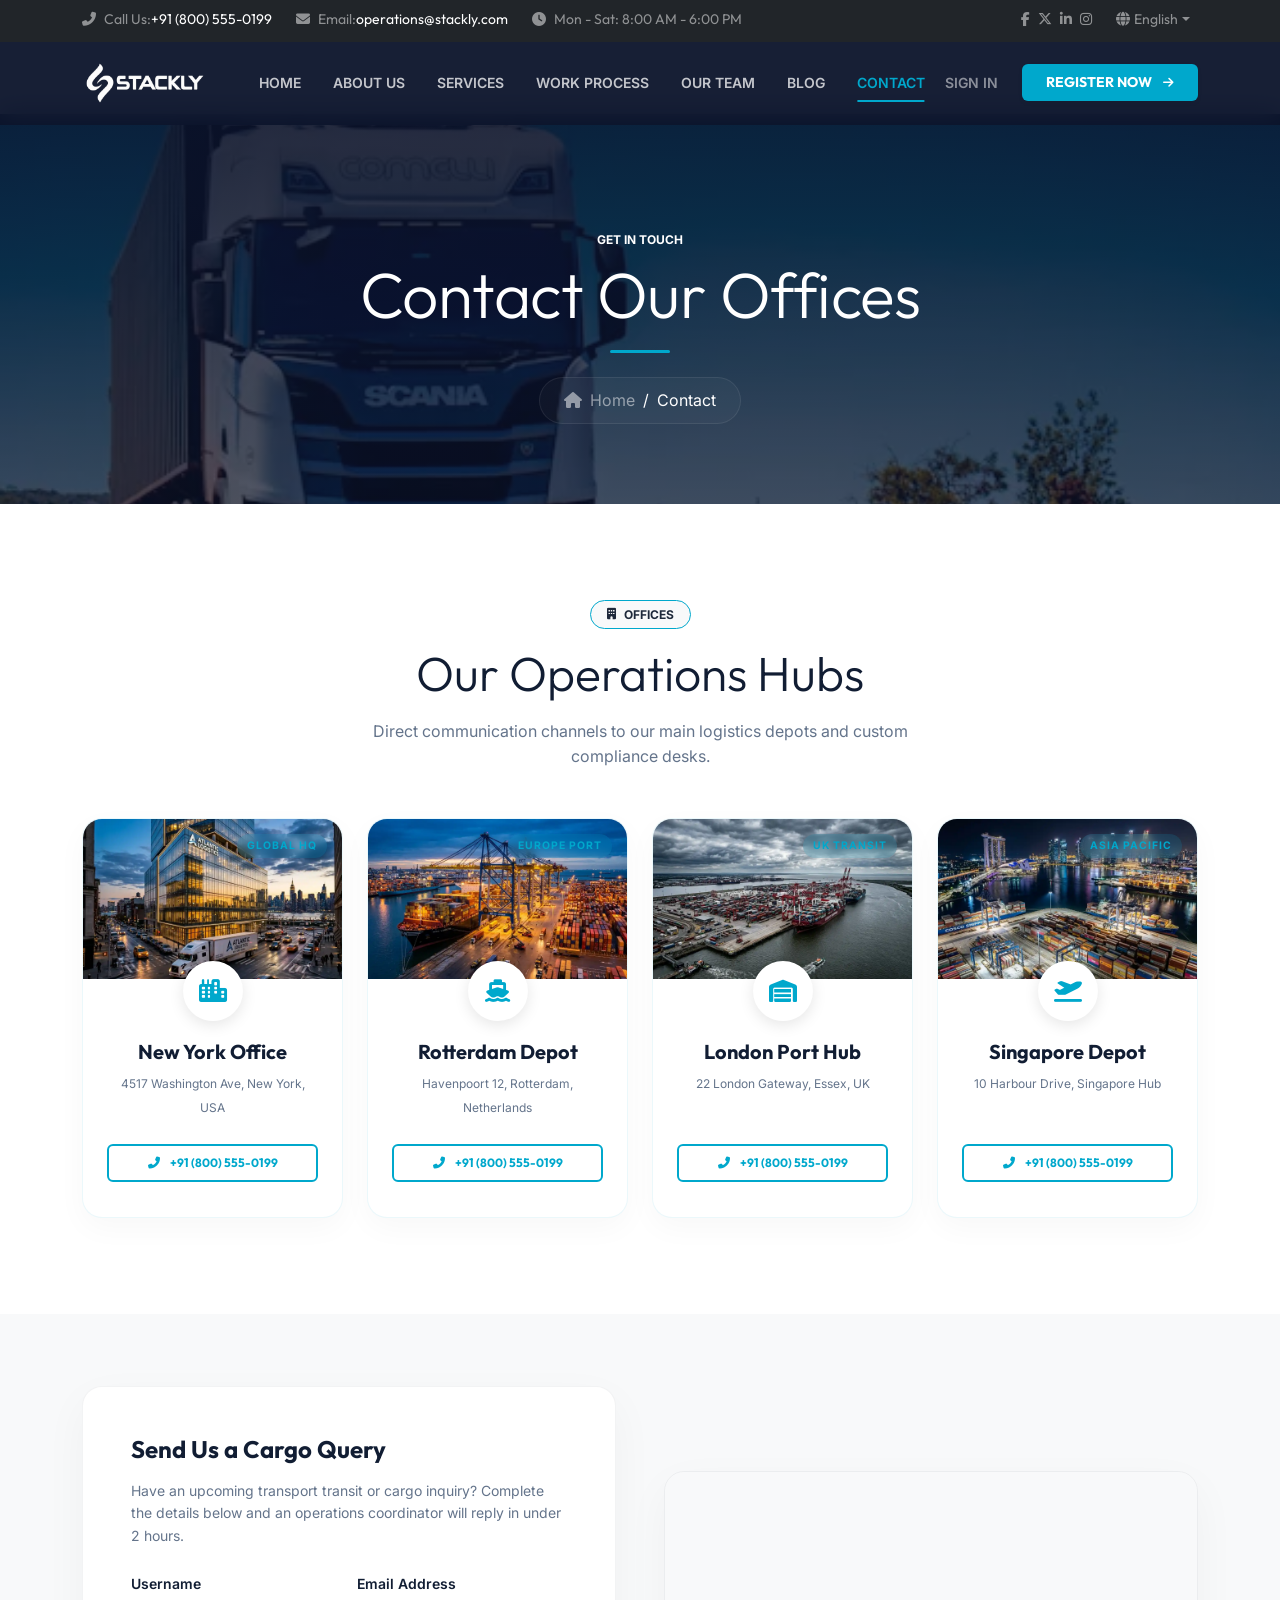
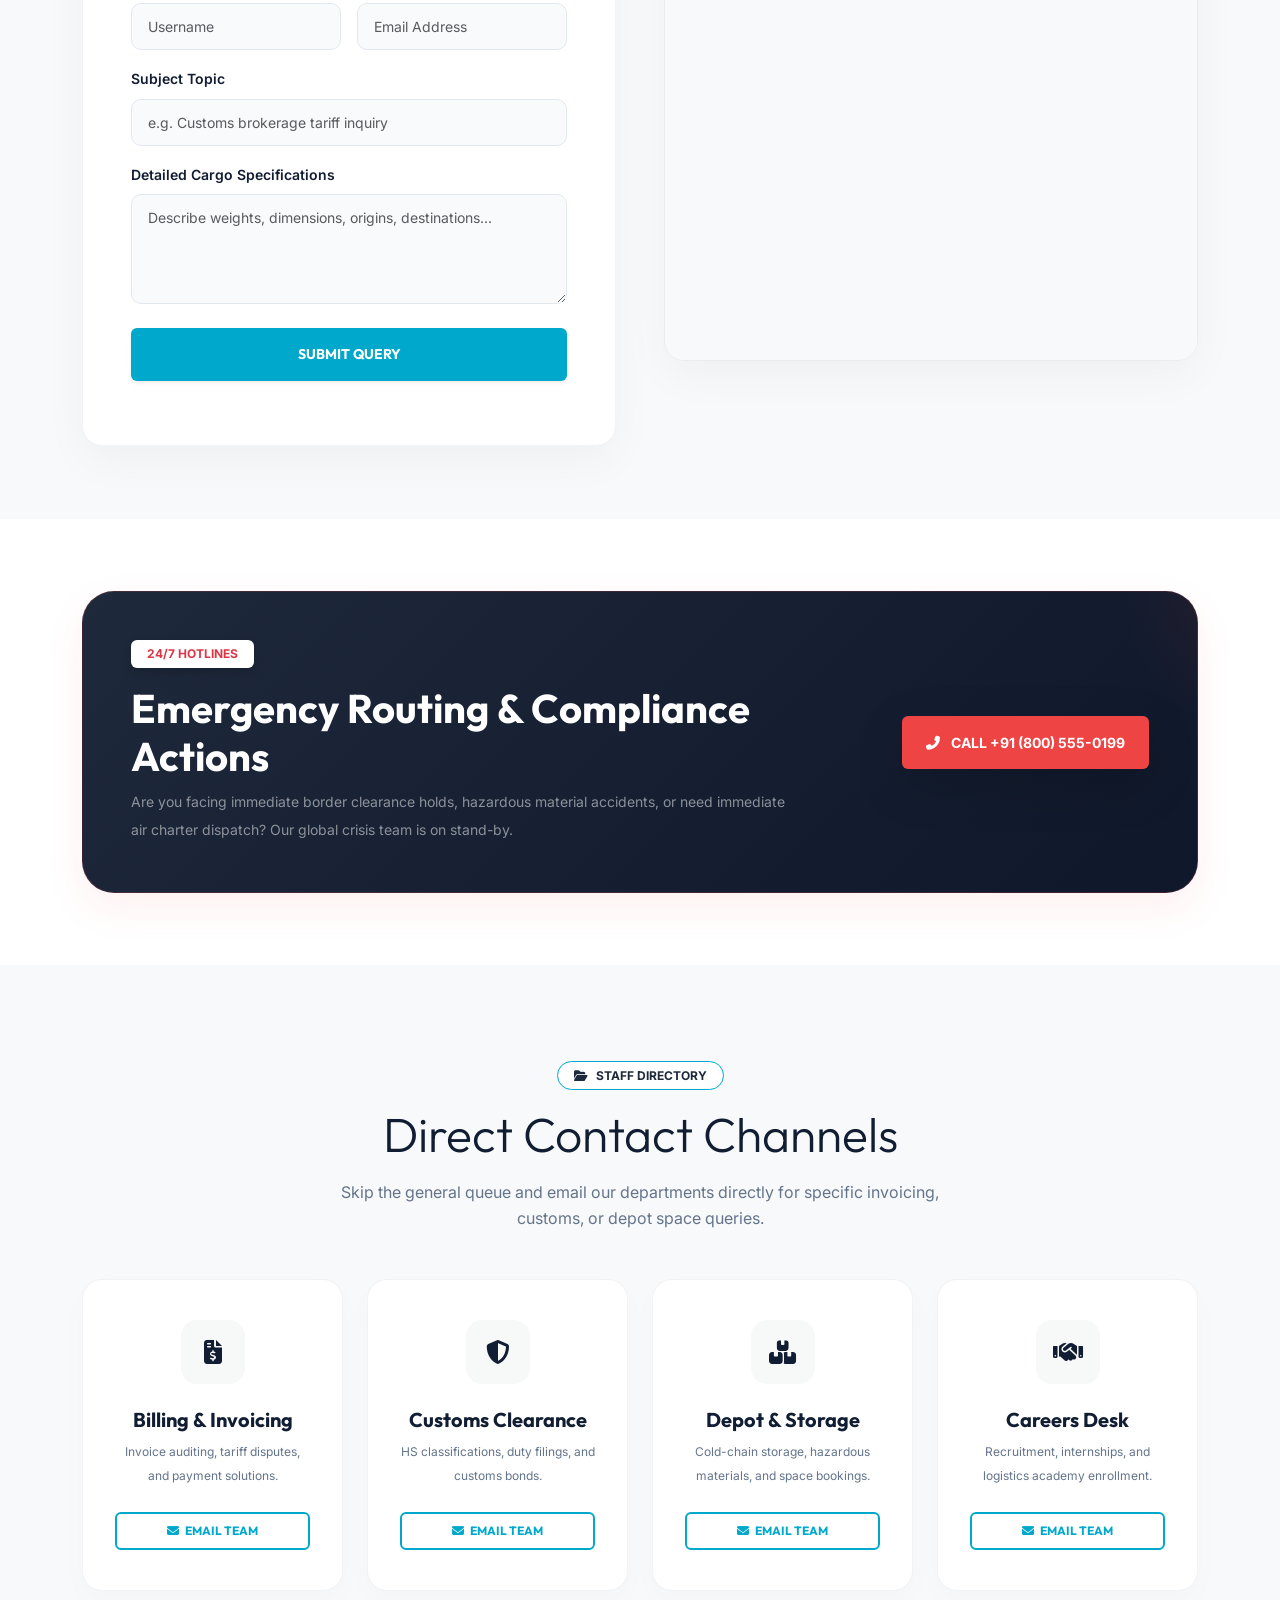
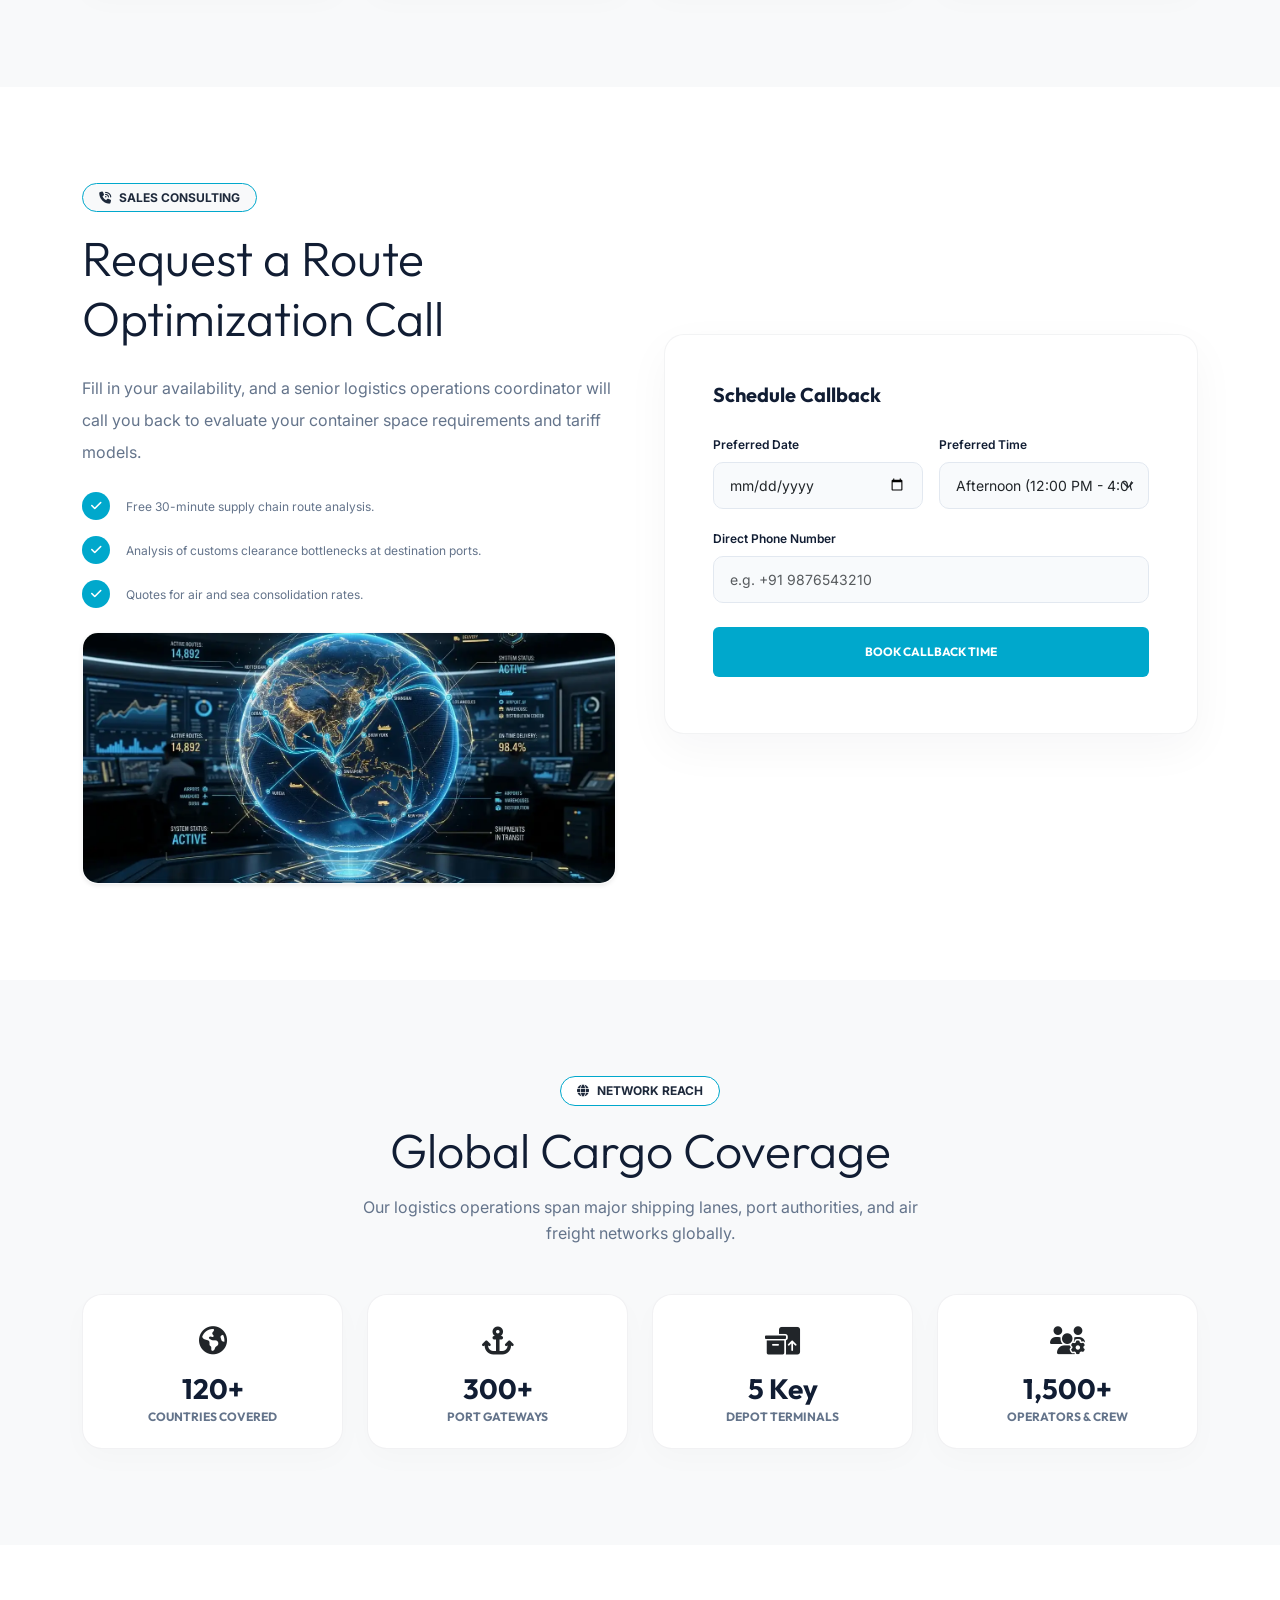
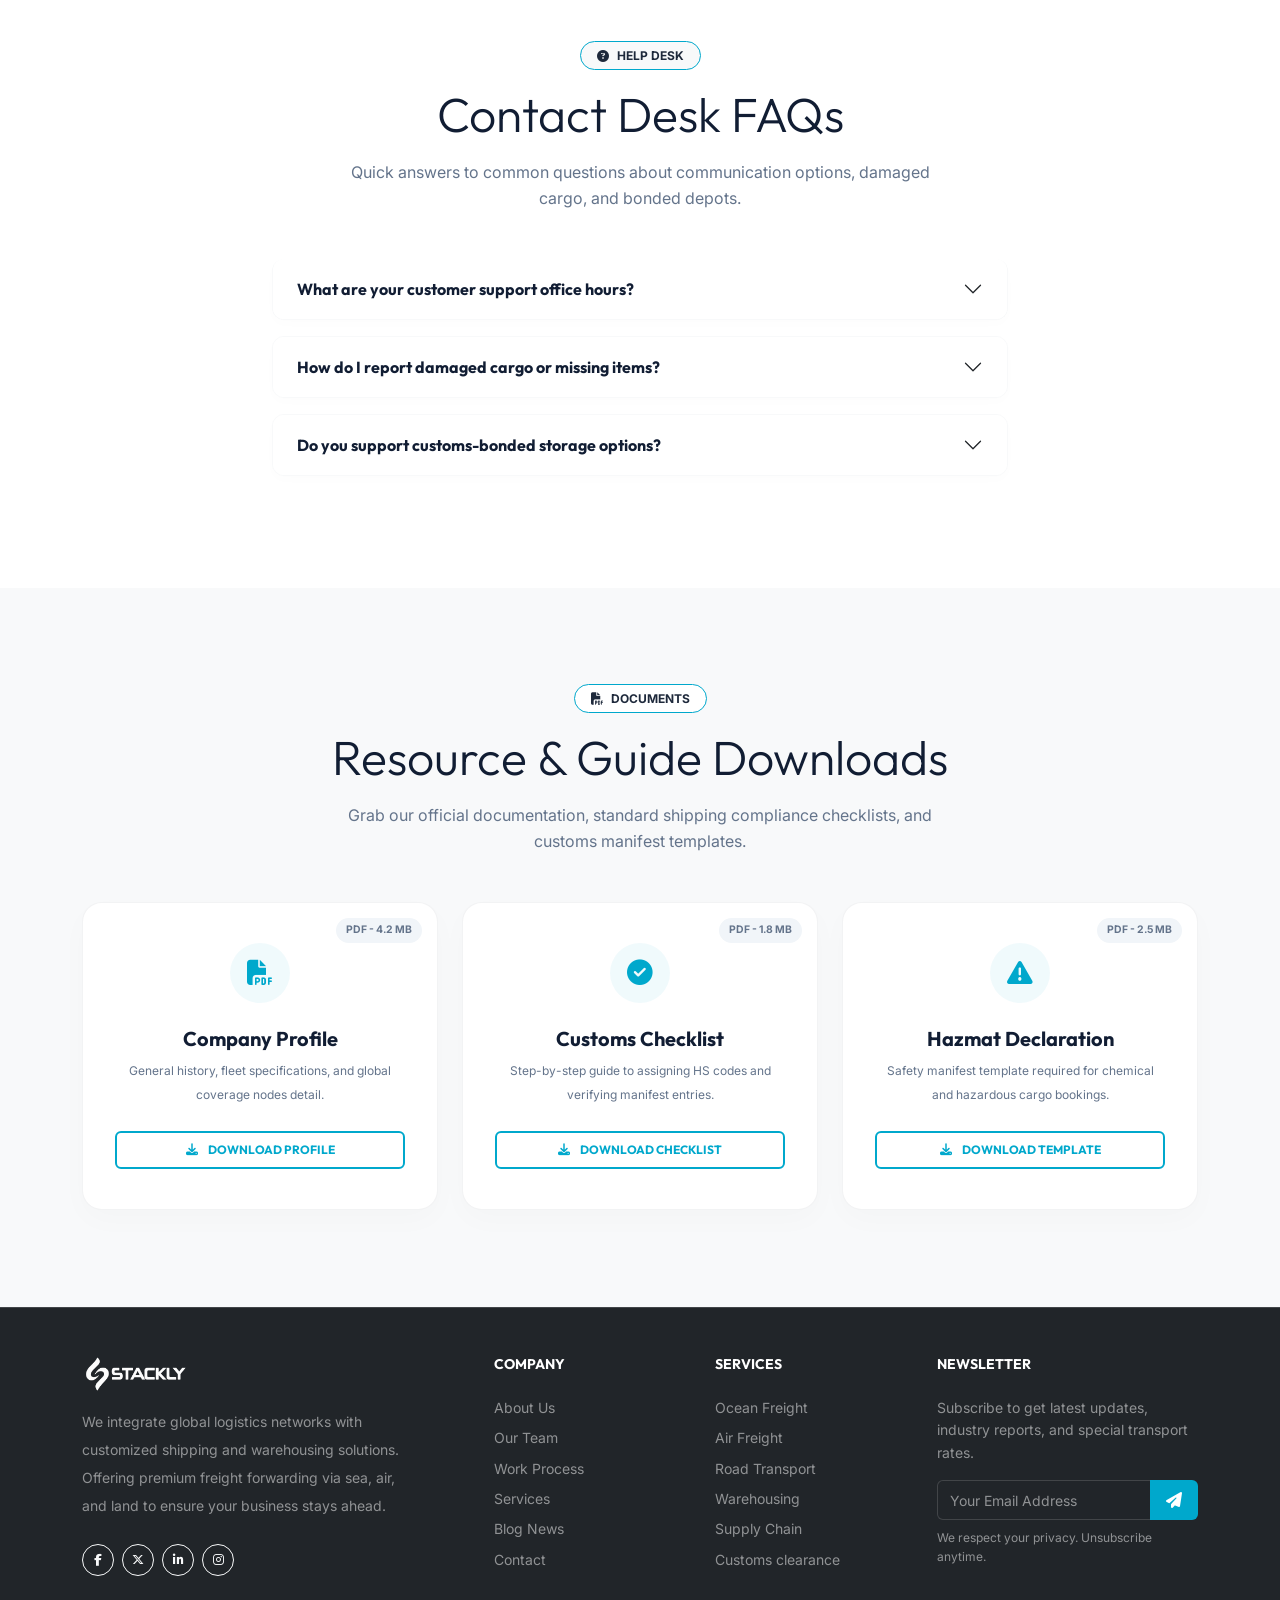
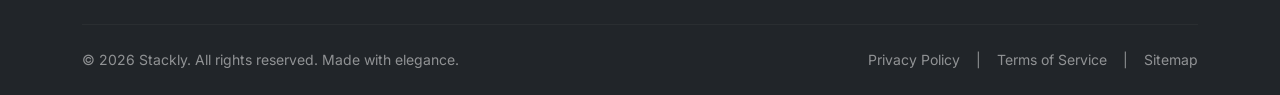
<file: pages/contact.html>
<!doctype html>
<html lang="en">
  <head>
    <meta charset="UTF-8" />
    <meta name="viewport" content="width=device-width, initial-scale=1.0" />
    <meta
      name="description"
      content="Contact Stackly - Reach out to our global logistics support offices, customs coordinators, and shipping agents."
    />
    <title>Contact Us - Stackly Logistics</title>
    <!-- Favicon -->
    <link
      rel="icon"
      type="image/webp"
      href="../assets/images/logoStackly.webp"
    />

    <!-- Bootstrap 5 CSS CDN -->
    <link
      href="https://cdn.jsdelivr.net/npm/bootstrap@5.3.2/dist/css/bootstrap.min.css"
      rel="stylesheet"
    />
    <!-- FontAwesome Icons CDN -->
    <link
      rel="stylesheet"
      href="https://cdnjs.cloudflare.com/ajax/libs/font-awesome/6.6.0/css/all.min.css"
    />
    <!-- Animate.css -->
    <link
      rel="stylesheet"
      href="https://cdnjs.cloudflare.com/ajax/libs/animate.css/4.1.1/animate.min.css"
    />
    <!-- Custom CSS -->
    <link rel="stylesheet" href="../assets/css/styles.css" />
  </head>
  <body class="bg-light">
    <!-- Header Placeholder -->
    <div id="header-placeholder"></div>

    <main>
      <!-- Page Breadcrumb Banner -->
      <section
        class="page-banner text-white text-center"
        style="
          background-image: url(&quot;../assets/images/home/home-fleet-card-img-3.webp&quot;);
        "
      >
        <div class="container position-relative z-3">
          <span
            class="text-uppercase tracking-widest text-accent fw-bold fs-8 mb-2 d-inline-block animate__animated animate__fadeIn"
            >GET IN TOUCH</span
          >
          <h1
            class="display-3 fw-extrabold mb-3 text-white animate__animated animate__fadeInDown"
            style="letter-spacing: -0.5px; font-family: var(--font-heading)"
          >
            Contact Our Offices
          </h1>
          <div
            class="mx-auto bg-accent animate__animated animate__zoomIn"
            style="
              width: 60px;
              height: 3px;
              border-radius: 2px;
              margin-bottom: 1.5rem;
            "
          ></div>
          <nav
            aria-label="breadcrumb"
            class="animate__animated animate__fadeInUp"
          >
            <ol
              class="breadcrumb justify-content-center mb-0"
              style="
                background: rgba(255, 255, 255, 0.03);
                backdrop-filter: blur(5px);
                display: inline-flex;
                padding: 0.6rem 1.5rem;
                border-radius: 30px;
                border: 1px solid rgba(255, 255, 255, 0.08);
              "
            >
              <li class="breadcrumb-item">
                <a
                  href="../index.html"
                  class="text-white-50 text-decoration-none hover-text-white transition"
                  ><i class="fas fa-home me-1"></i> Home</a
                >
              </li>
              <li class="breadcrumb-item text-white active" aria-current="page">
                Contact
              </li>
            </ol>
          </nav>
        </div>
      </section>

      <!-- Global Locations Grid -->
      <section class="section py-5 bg-white">
        <div class="container py-5">
          <div class="text-center mb-5">
            <div
              class="d-inline-flex align-items-center py-1 px-3 mb-3 bg-light border border-accent border-opacity-20 text-accent rounded-pill fs-8 fw-bold text-uppercase tracking-wider"
            >
              <i class="fas fa-building me-2"></i> Offices
            </div>
            <h2 class="text-primary fw-extrabold display-5 mb-3">
              Our Operations Hubs
            </h2>
            <p class="text-secondary mx-auto fs-6" style="max-width: 600px">
              Direct communication channels to our main logistics depots and
              custom compliance desks.
            </p>
          </div>

          <div class="row g-4">
            <!-- Location 1 -->
            <div class="col-lg-3 col-sm-6">
              <div class="contact-hub-card h-100 text-center">
                <div class="hub-card-image-wrapper">
                  <img
                    src="../assets/images/contact/hub_ny.webp"
                    alt="New York Office"
                  />
                  <span class="hub-badge">Global HQ</span>
                </div>
                <div class="hub-card-content">
                  <div class="icon-wrapper">
                    <i class="fas fa-city"></i>
                  </div>
                  <h5 class="fw-bold text-primary mb-2">New York Office</h5>
                  <p class="text-secondary fs-8 mb-4 lh-lg">
                    4517 Washington Ave, New York, USA
                  </p>
                  <a
                    href="#"
                    class="btn btn-sm btn-outline-accent w-100 py-2 fs-8 text-uppercase fw-bold mt-auto"
                    ><i class="fas fa-phone-alt me-2"></i> +91 (800) 555-0199</a
                  >
                </div>
              </div>
            </div>
            <!-- Location 2 -->
            <div class="col-lg-3 col-sm-6">
              <div class="contact-hub-card h-100 text-center">
                <div class="hub-card-image-wrapper">
                  <img
                    src="../assets/images/contact/hub_rotterdam.webp"
                    alt="Rotterdam Depot"
                  />
                  <span class="hub-badge">Europe Port</span>
                </div>
                <div class="hub-card-content">
                  <div class="icon-wrapper">
                    <i class="fas fa-ship"></i>
                  </div>
                  <h5 class="fw-bold text-primary mb-2">Rotterdam Depot</h5>
                  <p class="text-secondary fs-8 mb-4 lh-lg">
                    Havenpoort 12, Rotterdam, Netherlands
                  </p>
                  <a
                    href="#"
                    class="btn btn-sm btn-outline-accent w-100 py-2 fs-8 text-uppercase fw-bold mt-auto"
                    ><i class="fas fa-phone-alt me-2"></i> +91 (800) 555-0199</a
                  >
                </div>
              </div>
            </div>
            <!-- Location 3 -->
            <div class="col-lg-3 col-sm-6">
              <div class="contact-hub-card h-100 text-center">
                <div class="hub-card-image-wrapper">
                  <img
                    src="../assets/images/contact/hub_london.webp"
                    alt="London Port Hub"
                  />
                  <span class="hub-badge">UK Transit</span>
                </div>
                <div class="hub-card-content">
                  <div class="icon-wrapper">
                    <i class="fas fa-warehouse"></i>
                  </div>
                  <h5 class="fw-bold text-primary mb-2">London Port Hub</h5>
                  <p class="text-secondary fs-8 mb-4 lh-lg">
                    22 London Gateway, Essex, UK
                  </p>
                  <a
                    href="#"
                    class="btn btn-sm btn-outline-accent w-100 py-2 fs-8 text-uppercase fw-bold mt-auto"
                    ><i class="fas fa-phone-alt me-2"></i> +91 (800) 555-0199</a
                  >
                </div>
              </div>
            </div>
            <!-- Location 4 -->
            <div class="col-lg-3 col-sm-6">
              <div class="contact-hub-card h-100 text-center">
                <div class="hub-card-image-wrapper">
                  <img
                    src="../assets/images/contact/hub_singapore.webp"
                    alt="Singapore Depot"
                  />
                  <span class="hub-badge">Asia Pacific</span>
                </div>
                <div class="hub-card-content">
                  <div class="icon-wrapper">
                    <i class="fas fa-plane-departure"></i>
                  </div>
                  <h5 class="fw-bold text-primary mb-2">Singapore Depot</h5>
                  <p class="text-secondary fs-8 mb-4 lh-lg">
                    10 Harbour Drive, Singapore Hub
                  </p>
                  <a
                    href="#"
                    class="btn btn-sm btn-outline-accent w-100 py-2 fs-8 text-uppercase fw-bold mt-auto"
                    ><i class="fas fa-phone-alt me-2"></i> +91 (800) 555-0199</a
                  >
                </div>
              </div>
            </div>
          </div>
        </div>
      </section>

      <!-- Contact Form & Iframe Map -->
      <section class="section py-5 bg-light">
        <div class="container py-4">
          <div class="row g-5 align-items-center">
            <!-- Form Column -->
            <div class="col-lg-6">
              <div class="contact-form-card">
                <h4
                  class="fw-bold text-primary mb-3"
                  style="font-family: var(--font-heading)"
                >
                  Send Us a Cargo Query
                </h4>
                <p class="text-secondary fs-7 mb-4">
                  Have an upcoming transport transit or cargo inquiry? Complete
                  the details below and an operations coordinator will reply in
                  under 2 hours.
                </p>

                <form id="contactForm">
                  <div class="row g-3">
                    <div class="col-md-6">
                      <label
                        class="form-label text-primary fw-semibold fs-7"
                        for="cargoUsername"
                        >Username</label
                      >
                      <input
                        type="text"
                        id="cargoUsername"
                        name="username"
                        autocomplete="username"
                        class="form-control contact-input-field shadow-none fs-7 py-2"
                        placeholder="Username"
                        maxlength="16"
                        required
                      />
                    </div>
                    <div class="col-md-6">
                      <label
                        class="form-label text-primary fw-semibold fs-7"
                        for="contactEmail"
                        >Email Address</label
                      >
                      <input
                        type="email"
                        id="contactEmail"
                        name="email"
                        autocomplete="email"
                        class="form-control contact-input-field shadow-none fs-7 py-2"
                        placeholder="Email Address"
                        required
                      />
                    </div>
                    <div class="col-md-12">
                      <label
                        class="form-label text-primary fw-semibold fs-7"
                        for="contactSubject"
                        >Subject Topic</label
                      >
                      <input
                        type="text"
                        id="contactSubject"
                        name="subject"
                        class="form-control contact-input-field shadow-none fs-7 py-2"
                        placeholder="e.g. Customs brokerage tariff inquiry"
                        required
                      />
                    </div>
                    <div class="col-md-12">
                      <label
                        class="form-label text-primary fw-semibold fs-7"
                        for="contactSpecs"
                        >Detailed Cargo Specifications</label
                      >
                      <textarea
                        id="contactSpecs"
                        name="specs"
                        class="form-control contact-input-field shadow-none fs-7 py-2"
                        rows="4"
                        placeholder="Describe weights, dimensions, origins, destinations..."
                        required
                      ></textarea>
                    </div>
                    <div class="col-12 d-grid mt-4">
                      <button
                        type="submit"
                        class="btn btn-accent py-3 text-uppercase tracking-wider fs-7 fw-bold shadow-sm"
                      >
                        Submit Query
                      </button>
                    </div>
                  </div>
                </form>
                <div id="contactFormStatus" class="mt-3"></div>
              </div>
            </div>

            <!-- Map Column -->
            <div class="col-lg-6">
              <div
                class="map-frame-wrapper w-100 h-100"
                style="min-height: 480px"
              >
                <iframe
                  src="https://www.google.com/maps/embed?pb=!1m18!1m12!1m3!1d3179.960389549842!2d-83.76408938441998!3d37.15364135542302!2m3!1f0!2f0!3f0!3m2!1i1024!2i768!4f13.1!3m3!1m2!1s0x884352a00e70879f%3A0x1ad06ed33b7003c!2sIangar!5e0!3m2!1svi!2s!4v1678013229780!5m2!1svi!2s"
                  width="100%"
                  height="100%"
                  style="border: 0; min-height: 480px"
                  allowfullscreen=""
                  loading="lazy"
                  referrerpolicy="no-referrer-when-downgrade"
                ></iframe>
              </div>
            </div>
          </div>
        </div>
      </section>

      <!-- Section 1: Emergency Operations Hotlines -->
      <section class="section py-5 bg-white border-top border-light">
        <div class="container py-4">
          <div
            class="crisis-banner p-5 text-white rounded-5 shadow-lg border-0 position-relative overflow-hidden"
          >
            <div class="row align-items-center g-4 position-relative z-3">
              <div class="col-lg-8">
                <span
                  class="badge bg-white text-danger py-2 px-3 mb-3 text-uppercase tracking-wider fs-8 fw-bold"
                  style="box-shadow: 0 4px 10px rgba(0, 0, 0, 0.15)"
                  >24/7 Hotlines</span
                >
                <h4
                  class="fw-bold text-white display-6 mb-2"
                  style="font-family: var(--font-heading)"
                >
                  Emergency Routing & Compliance Actions
                </h4>
                <p class="text-white-50 fs-7 mb-0 lh-lg">
                  Are you facing immediate border clearance holds, hazardous
                  material accidents, or need immediate air charter dispatch?
                  Our global crisis team is on stand-by.
                </p>
              </div>
              <div class="col-lg-4 text-lg-end">
                <a
                  href="#"
                  class="btn crisis-pulse-button px-4 py-3 text-uppercase fw-bold fs-7 tracking-wide hover-grow shadow-lg"
                  ><i
                    class="fas fa-phone-alt me-2 animate__animated animate__shakeX animate__infinite"
                  ></i>
                  Call +91 (800) 555-0199</a
                >
              </div>
            </div>
          </div>
        </div>
      </section>

      <!-- Section 2: Departmental Contact Directory -->
      <section class="section py-5 bg-light">
        <div class="container py-5">
          <div class="text-center mb-5">
            <div
              class="d-inline-flex align-items-center py-1 px-3 mb-3 bg-white border border-accent border-opacity-20 text-accent rounded-pill fs-8 fw-bold text-uppercase tracking-wider"
            >
              <i class="fas fa-folder-open me-2"></i> Staff Directory
            </div>
            <h2 class="text-primary fw-extrabold display-5 mb-3">
              Direct Contact Channels
            </h2>
            <p class="text-secondary mx-auto fs-6" style="max-width: 600px">
              Skip the general queue and email our departments directly for
              specific invoicing, customs, or depot space queries.
            </p>
          </div>
          <div class="row g-4">
            <!-- Dept 1 -->
            <div class="col-lg-3 col-sm-6 text-center">
              <div
                class="dept-directory-card h-100 d-flex flex-column align-items-center"
              >
                <span class="dept-icon-wrapper">
                  <i class="fas fa-file-invoice-dollar"></i>
                </span>
                <h5 class="fw-bold text-primary mb-2">Billing & Invoicing</h5>
                <p class="text-secondary fs-8 mb-4 lh-lg">
                  Invoice auditing, tariff disputes, and payment solutions.
                </p>
                <a
                  href="#"
                  class="btn btn-sm btn-outline-accent w-100 py-2 fs-8 text-uppercase fw-bold mt-auto"
                  ><i class="fas fa-envelope me-1"></i> Email Team</a
                >
              </div>
            </div>
            <!-- Dept 2 -->
            <div class="col-lg-3 col-sm-6 text-center">
              <div
                class="dept-directory-card h-100 d-flex flex-column align-items-center"
              >
                <span class="dept-icon-wrapper">
                  <i class="fas fa-shield-halved"></i>
                </span>
                <h5 class="fw-bold text-primary mb-2">Customs Clearance</h5>
                <p class="text-secondary fs-8 mb-4 lh-lg">
                  HS classifications, duty filings, and customs bonds.
                </p>
                <a
                  href="#"
                  class="btn btn-sm btn-outline-accent w-100 py-2 fs-8 text-uppercase fw-bold mt-auto"
                  ><i class="fas fa-envelope me-1"></i> Email Team</a
                >
              </div>
            </div>
            <!-- Dept 3 -->
            <div class="col-lg-3 col-sm-6 text-center">
              <div
                class="dept-directory-card h-100 d-flex flex-column align-items-center"
              >
                <span class="dept-icon-wrapper">
                  <i class="fas fa-boxes-stacked"></i>
                </span>
                <h5 class="fw-bold text-primary mb-2">Depot & Storage</h5>
                <p class="text-secondary fs-8 mb-4 lh-lg">
                  Cold-chain storage, hazardous materials, and space bookings.
                </p>
                <a
                  href="#"
                  class="btn btn-sm btn-outline-accent w-100 py-2 fs-8 text-uppercase fw-bold mt-auto"
                  ><i class="fas fa-envelope me-1"></i> Email Team</a
                >
              </div>
            </div>
            <!-- Dept 4 -->
            <div class="col-lg-3 col-sm-6 text-center">
              <div
                class="dept-directory-card h-100 d-flex flex-column align-items-center"
              >
                <span class="dept-icon-wrapper">
                  <i class="fas fa-handshake"></i>
                </span>
                <h5 class="fw-bold text-primary mb-2">Careers Desk</h5>
                <p class="text-secondary fs-8 mb-4 lh-lg">
                  Recruitment, internships, and logistics academy enrollment.
                </p>
                <a
                  href="#"
                  class="btn btn-sm btn-outline-accent w-100 py-2 fs-8 text-uppercase fw-bold mt-auto"
                  ><i class="fas fa-envelope me-1"></i> Email Team</a
                >
              </div>
            </div>
          </div>
        </div>
      </section>

      <!-- Section 3: Schedule a Consultant Callback -->
      <section class="section py-5 bg-white">
        <div class="container py-5">
          <div class="row align-items-center g-5">
            <div class="col-lg-6">
              <div
                class="d-inline-flex align-items-center py-1 px-3 mb-3 bg-light border border-accent border-opacity-20 text-accent rounded-pill fs-8 fw-bold text-uppercase tracking-wider"
              >
                <i class="fas fa-phone-volume me-2"></i> Sales Consulting
              </div>
              <h2
                class="text-primary fw-extrabold display-5 mb-4"
                style="line-height: 1.25"
              >
                Request a Route Optimization Call
              </h2>
              <p class="text-secondary mb-4 fs-6 lh-lg">
                Fill in your availability, and a senior logistics operations
                coordinator will call you back to evaluate your container space
                requirements and tariff models.
              </p>
              <ul
                class="list-unstyled text-secondary fs-8 d-flex flex-column gap-3 mb-0"
              >
                <li class="d-flex align-items-center">
                  <span
                    class="bg-accent bg-opacity-10 text-white rounded-circle me-3 d-inline-flex align-items-center justify-content-center"
                    style="width: 28px; height: 28px"
                  >
                    <i class="fas fa-check fs-8"></i>
                  </span>
                  Free 30-minute supply chain route analysis.
                </li>
                <li class="d-flex align-items-center">
                  <span
                    class="bg-accent bg-opacity-10 text-white rounded-circle me-3 d-inline-flex align-items-center justify-content-center"
                    style="width: 28px; height: 28px"
                  >
                    <i class="fas fa-check fs-8"></i>
                  </span>
                  Analysis of customs clearance bottlenecks at destination
                  ports.
                </li>
                <li class="d-flex align-items-center">
                  <span
                    class="bg-accent bg-opacity-10 text-white rounded-circle me-3 d-inline-flex align-items-center justify-content-center"
                    style="width: 28px; height: 28px"
                  >
                    <i class="fas fa-check fs-8"></i>
                  </span>
                  Quotes for air and sea consolidation rates.
                </li>
              </ul>
              <div
                class="mt-4 overflow-hidden rounded-4 border border-light shadow-sm"
              >
                <img
                  src="../assets/images/contact/route_optimization.webp"
                  class="img-fluid hover-zoom-img"
                  alt="Route Optimization Supply Chain"
                />
              </div>
            </div>
            <div class="col-lg-6">
              <div class="contact-form-card">
                <h5
                  class="fw-bold text-primary mb-4"
                  style="font-family: var(--font-heading)"
                >
                  Schedule Callback
                </h5>
                <form id="callbackForm">
                  <div class="row g-3">
                    <div class="col-sm-6">
                      <label
                        class="form-label text-primary fw-semibold fs-8"
                        for="callbackDate"
                        >Preferred Date</label
                      >
                      <input
                        type="date"
                        id="callbackDate"
                        name="callbackDate"
                        class="form-control contact-input-field shadow-none fs-7 py-2"
                        required
                      />
                    </div>
                    <div class="col-sm-6">
                      <label
                        class="form-label text-primary fw-semibold fs-8"
                        for="callbackTime"
                        >Preferred Time</label
                      >
                      <select
                        id="callbackTime"
                        name="callbackTime"
                        class="form-select contact-input-field shadow-none fs-7 py-2"
                        required
                      >
                        <option value="morning">
                          Morning (9:00 AM - 12:00 PM)
                        </option>
                        <option value="afternoon" selected>
                          Afternoon (12:00 PM - 4:00 PM)
                        </option>
                        <option value="evening">
                          Late Afternoon (4:00 PM - 6:00 PM)
                        </option>
                      </select>
                    </div>
                    <div class="col-12">
                      <label
                        class="form-label text-primary fw-semibold fs-8"
                        for="callbackPhone"
                        >Direct Phone Number</label
                      >
                      <input
                        type="tel"
                        id="callbackPhone"
                        name="callbackPhone"
                        autocomplete="tel"
                        maxlength="10"
                        class="form-control contact-input-field shadow-none fs-7 py-2"
                        placeholder="e.g. +91 9876543210"
                        required
                      />
                    </div>
                    <div class="col-12 d-grid mt-4">
                      <button
                        type="submit"
                        class="btn btn-accent py-3 text-uppercase tracking-wider fs-8 fw-bold"
                      >
                        Book Callback Time
                      </button>
                    </div>
                  </div>
                </form>
                <div id="callbackFormStatus" class="mt-2"></div>
              </div>
            </div>
          </div>
        </div>
      </section>

      <!-- Section 4: Network Coverage Metrics -->
      <section class="section py-5 bg-light">
        <div class="container py-5">
          <div class="text-center mb-5">
            <div
              class="d-inline-flex align-items-center py-1 px-3 mb-3 bg-white border border-accent border-opacity-20 text-accent rounded-pill fs-8 fw-bold text-uppercase tracking-wider"
            >
              <i class="fas fa-globe me-2"></i> Network Reach
            </div>
            <h2 class="text-primary fw-extrabold display-5 mb-3">
              Global Cargo Coverage
            </h2>
            <p class="text-secondary mx-auto fs-6" style="max-width: 600px">
              Our logistics operations span major shipping lanes, port
              authorities, and air freight networks globally.
            </p>
          </div>
          <div class="row g-4 text-center">
            <div class="col-lg-3 col-sm-6">
              <div
                class="card p-4 bg-white rounded-4 border border-light h-100 transition hover-grow"
                style="
                  box-shadow: 0 10px 30px rgba(11, 19, 43, 0.02) !important;
                  border-radius: var(--card-radius) !important;
                "
              >
                <div class="text-accent mb-2 fs-3">
                  <i class="fas fa-earth-americas"></i>
                </div>
                <h3 class="fw-extrabold text-primary mb-1">120+</h3>
                <h6
                  class="fw-bold text-secondary mb-0 fs-8 text-uppercase tracking-wide"
                >
                  Countries Covered
                </h6>
              </div>
            </div>
            <div class="col-lg-3 col-sm-6">
              <div
                class="card p-4 bg-white rounded-4 border border-light h-100 transition hover-grow"
                style="
                  box-shadow: 0 10px 30px rgba(11, 19, 43, 0.02) !important;
                  border-radius: var(--card-radius) !important;
                "
              >
                <div class="text-accent mb-2 fs-3">
                  <i class="fas fa-anchor"></i>
                </div>
                <h3 class="fw-extrabold text-primary mb-1">300+</h3>
                <h6
                  class="fw-bold text-secondary mb-0 fs-8 text-uppercase tracking-wide"
                >
                  Port Gateways
                </h6>
              </div>
            </div>
            <div class="col-lg-3 col-sm-6">
              <div
                class="card p-4 bg-white rounded-4 border border-light h-100 transition hover-grow"
                style="
                  box-shadow: 0 10px 30px rgba(11, 19, 43, 0.02) !important;
                  border-radius: var(--card-radius) !important;
                "
              >
                <div class="text-accent mb-2 fs-3">
                  <i class="fas fa-boxes-packing"></i>
                </div>
                <h3 class="fw-extrabold text-primary mb-1">5 Key</h3>
                <h6
                  class="fw-bold text-secondary mb-0 fs-8 text-uppercase tracking-wide"
                >
                  Depot Terminals
                </h6>
              </div>
            </div>
            <div class="col-lg-3 col-sm-6">
              <div
                class="card p-4 bg-white rounded-4 border border-light h-100 transition hover-grow"
                style="
                  box-shadow: 0 10px 30px rgba(11, 19, 43, 0.02) !important;
                  border-radius: var(--card-radius) !important;
                "
              >
                <div class="text-accent mb-2 fs-3">
                  <i class="fas fa-users-gear"></i>
                </div>
                <h3 class="fw-extrabold text-primary mb-1">1,500+</h3>
                <h6
                  class="fw-bold text-secondary mb-0 fs-8 text-uppercase tracking-wide"
                >
                  Operators & Crew
                </h6>
              </div>
            </div>
          </div>
        </div>
      </section>

      <!-- Section 5: Common Contact FAQs -->
      <section class="section py-5 bg-white">
        <div class="container py-5">
          <div class="text-center mb-5">
            <div
              class="d-inline-flex align-items-center py-1 px-3 mb-3 bg-light border border-accent border-opacity-20 text-accent rounded-pill fs-8 fw-bold text-uppercase tracking-wider"
            >
              <i class="fas fa-question-circle me-2"></i> Help Desk
            </div>
            <h2 class="text-primary fw-extrabold display-5 mb-3">
              Contact Desk FAQs
            </h2>
            <p class="text-secondary mx-auto fs-6" style="max-width: 600px">
              Quick answers to common questions about communication options,
              damaged cargo, and bonded depots.
            </p>
          </div>
          <div class="row justify-content-center">
            <div class="col-lg-8">
              <div
                class="accordion accordion-flush faq-accordion"
                id="contactFaq"
              >
                <!-- FAQ 1 -->
                <div class="accordion-item border-bottom border-light">
                  <h2 class="accordion-header">
                    <button
                      class="accordion-button collapsed fw-bold text-primary shadow-none bg-white"
                      type="button"
                      data-bs-toggle="collapse"
                      data-bs-target="#c-faq-1"
                    >
                      What are your customer support office hours?
                    </button>
                  </h2>
                  <div
                    id="c-faq-1"
                    class="accordion-collapse collapse"
                    data-bs-parent="#contactFaq"
                  >
                    <div class="accordion-body text-secondary fs-7 lh-lg">
                      While our local physical offices operate Monday - Saturday
                      from 8:00 AM to 6:00 PM, our digital customer tracking
                      portal remains active 24/7. Emergency hotlines for
                      critical customs clearances or charter logistics are
                      monitored round-the-clock.
                    </div>
                  </div>
                </div>
                <!-- FAQ 2 -->
                <div class="accordion-item border-bottom border-light">
                  <h2 class="accordion-header">
                    <button
                      class="accordion-button collapsed fw-bold text-primary shadow-none bg-white"
                      type="button"
                      data-bs-toggle="collapse"
                      data-bs-target="#c-faq-2"
                    >
                      How do I report damaged cargo or missing items?
                    </button>
                  </h2>
                  <div
                    id="c-faq-2"
                    class="accordion-collapse collapse"
                    data-bs-parent="#contactFaq"
                  >
                    <div class="accordion-body text-secondary fs-7 lh-lg">
                      Damage incidents must be filed through the cargo success
                      desk within 48 hours of transit signature. Please email
                      our billing desk (billing@stackly.com) with the tracking
                      code, photos of packaging damage, and the original customs
                      manifest sheet.
                    </div>
                  </div>
                </div>
                <!-- FAQ 3 -->
                <div class="accordion-item border-bottom border-light">
                  <h2 class="accordion-header">
                    <button
                      class="accordion-button collapsed fw-bold text-primary shadow-none bg-white"
                      type="button"
                      data-bs-toggle="collapse"
                      data-bs-target="#c-faq-3"
                    >
                      Do you support customs-bonded storage options?
                    </button>
                  </h2>
                  <div
                    id="c-faq-3"
                    class="accordion-collapse collapse"
                    data-bs-parent="#contactFaq"
                  >
                    <div class="accordion-body text-secondary fs-7 lh-lg">
                      Yes. Our Rotterdam and Singapore hubs operate licensed
                      customs-bonded storage sections. This allows enterprise
                      clients to store import goods tax-free until final-mile
                      distribution paths are scheduled.
                    </div>
                  </div>
                </div>
              </div>
            </div>
          </div>
        </div>
      </section>

      <!-- Section 6: Resource & Brochure Downloads -->
      <section class="section py-5 bg-light border-bottom border-light">
        <div class="container py-5">
          <div class="text-center mb-5">
            <div
              class="d-inline-flex align-items-center py-1 px-3 mb-3 bg-white border border-accent border-opacity-20 text-accent rounded-pill fs-8 fw-bold text-uppercase tracking-wider"
            >
              <i class="fas fa-file-pdf me-2"></i> Documents
            </div>
            <h2 class="text-primary fw-extrabold display-5 mb-3">
              Resource & Guide Downloads
            </h2>
            <p class="text-secondary mx-auto fs-6" style="max-width: 600px">
              Grab our official documentation, standard shipping compliance
              checklists, and customs manifest templates.
            </p>
          </div>
          <div class="row g-4 justify-content-center">
            <!-- doc 1 -->
            <div class="col-lg-4 col-md-6">
              <div class="brochure-download-card h-100 text-center">
                <span class="file-badge">PDF - 4.2 MB</span>
                <div class="doc-icon">
                  <i class="fas fa-file-pdf"></i>
                </div>
                <h5 class="fw-bold text-primary mb-2">Company Profile</h5>
                <p class="text-secondary fs-8 mb-4 lh-lg">
                  General history, fleet specifications, and global coverage
                  nodes detail.
                </p>
                <a
                  href="#"
                  class="btn btn-sm btn-outline-accent w-100 py-2 fs-8 text-uppercase fw-bold mt-auto"
                  ><i class="fas fa-download me-2"></i> Download Profile</a
                >
              </div>
            </div>
            <!-- doc 2 -->
            <div class="col-lg-4 col-md-6">
              <div class="brochure-download-card h-100 text-center">
                <span class="file-badge">PDF - 1.8 MB</span>
                <div class="doc-icon">
                  <i class="fas fa-circle-check"></i>
                </div>
                <h5 class="fw-bold text-primary mb-2">Customs Checklist</h5>
                <p class="text-secondary fs-8 mb-4 lh-lg">
                  Step-by-step guide to assigning HS codes and verifying
                  manifest entries.
                </p>
                <a
                  href="#"
                  class="btn btn-sm btn-outline-accent w-100 py-2 fs-8 text-uppercase fw-bold mt-auto"
                  ><i class="fas fa-download me-2"></i> Download Checklist</a
                >
              </div>
            </div>
            <!-- doc 3 -->
            <div class="col-lg-4 col-md-6">
              <div class="brochure-download-card h-100 text-center">
                <span class="file-badge">PDF - 2.5 MB</span>
                <div class="doc-icon">
                  <i class="fas fa-triangle-exclamation"></i>
                </div>
                <h5 class="fw-bold text-primary mb-2">Hazmat Declaration</h5>
                <p class="text-secondary fs-8 mb-4 lh-lg">
                  Safety manifest template required for chemical and hazardous
                  cargo bookings.
                </p>
                <a
                  href="#"
                  class="btn btn-sm btn-outline-accent w-100 py-2 fs-8 text-uppercase fw-bold mt-auto"
                  ><i class="fas fa-download me-2"></i> Download Template</a
                >
              </div>
            </div>
          </div>
        </div>
      </section>
    </main>

    <!-- Footer Placeholder -->
    <div id="footer-placeholder"></div>

    <!-- Scroll To Top Button -->
    <a href="#" id="scrollUp"><i class="fas fa-chevron-up"></i></a>

    <!-- Bootstrap 5 JS CDN with Popper -->
    <script src="https://cdn.jsdelivr.net/npm/bootstrap@5.3.2/dist/js/bootstrap.bundle.min.js"></script>
    <!-- Custom Scripts -->
    <script src="../assets/js/script.js"></script>
    <script>
      document.addEventListener("DOMContentLoaded", () => {
        const form = document.getElementById("contactForm");
        if (form) {
          form.addEventListener("submit", (e) => {
            e.preventDefault();
            window.location.href = "404.html";
          });
        }
        const callbackForm = document.getElementById("callbackForm");
        if (callbackForm) {
          callbackForm.addEventListener("submit", (e) => {
            e.preventDefault();
            window.location.href = "404.html";
          });
        }

        // Username character filter: prevent numbers or special characters from being typed
        const usernameInput = document.getElementById("cargoUsername");
        if (usernameInput) {
          usernameInput.addEventListener("input", (e) => {
            e.target.value = e.target.value.replace(/[^a-zA-Z\s]/g, "");
          });
        }

        // Hide past dates for Preferred Date field
        const dateInput = document.getElementById("callbackDate");
        if (dateInput) {
          const today = new Date().toISOString().split("T")[0];
          dateInput.min = today;
        }

        // Direct Phone Number validator: only digits, max 10 chars
        const phoneInput = document.getElementById("callbackPhone");
        if (phoneInput) {
          phoneInput.addEventListener("input", (e) => {
            e.target.value = e.target.value.replace(/[^0-9]/g, "");
          });
        }
      });
    </script>
  </body>
</html>
</file>
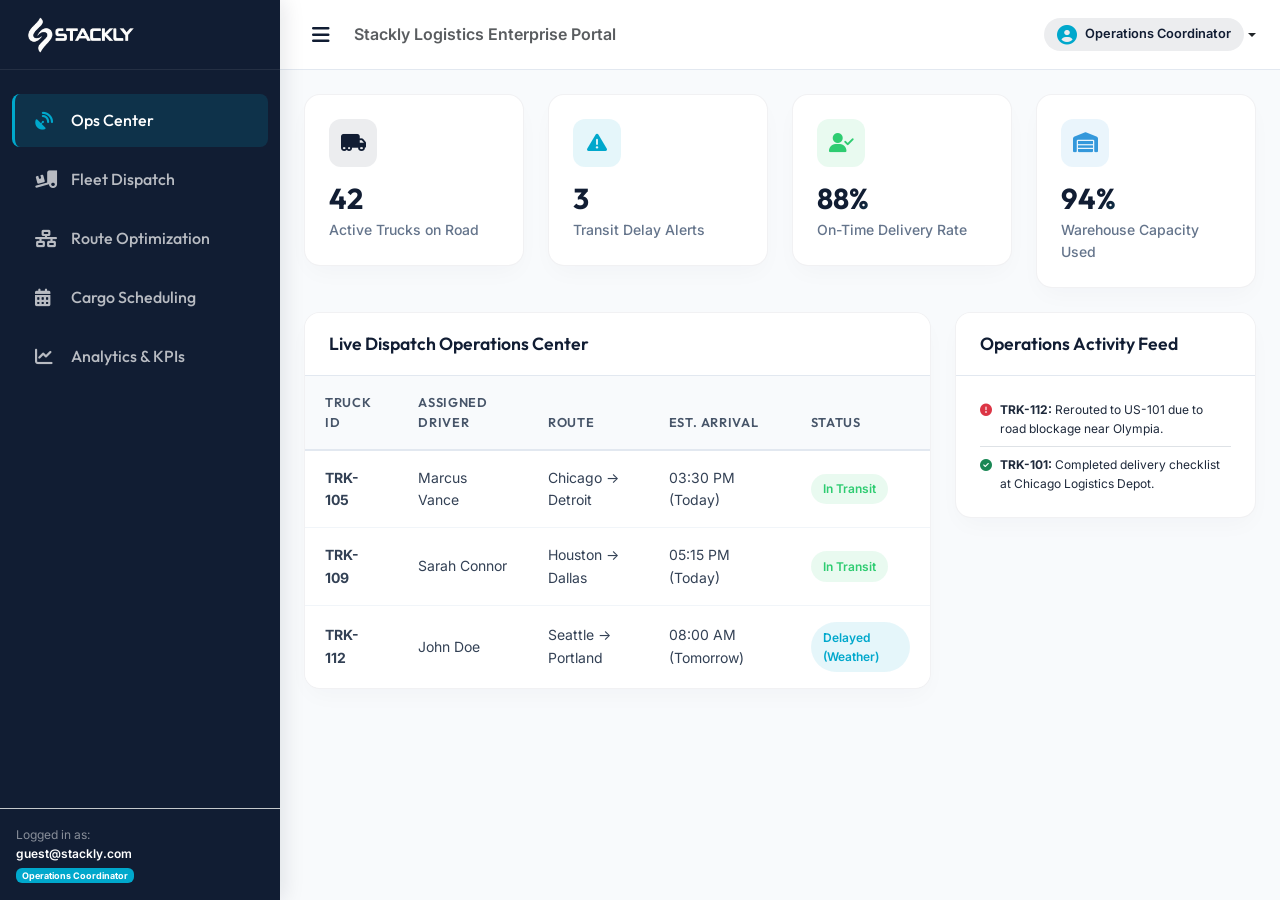
<file: pages/dashboard.html>
<!doctype html>
<html lang="en">
  <head>
    <meta charset="UTF-8" />
    <meta name="viewport" content="width=device-width, initial-scale=1.0" />
    <meta
      name="description"
      content="Manage your cargo shipments, fleets, customs declarations, and schedules inside the Stackly Logistics Portal."
    />
    <title>Logistics Portal Dashboard - Stackly Logistics</title>
    <!-- Favicon -->
    <link
      rel="icon"
      type="image/webp"
      href="../assets/images/logoStackly.webp"
    />

    <!-- Bootstrap 5 CSS CDN -->
    <link
      href="https://cdn.jsdelivr.net/npm/bootstrap@5.3.2/dist/css/bootstrap.min.css"
      rel="stylesheet"
    />
    <!-- FontAwesome Icons CDN -->
    <link
      rel="stylesheet"
      href="https://cdnjs.cloudflare.com/ajax/libs/font-awesome/6.6.0/css/all.min.css"
    />
    <!-- Animate.css -->
    <link
      rel="stylesheet"
      href="https://cdnjs.cloudflare.com/ajax/libs/animate.css/4.1.1/animate.min.css"
    />
    <!-- Custom Style Sheet -->
    <link rel="stylesheet" href="../assets/css/styles.css" />
    <link rel="stylesheet" href="../assets/css/dashboard.css" />
  </head>
  <body class="dashboard-body">
    <!-- Sidebar Overlay for mobile screen toggle -->
    <div class="sidebar-overlay" id="sidebarOverlay"></div>

    <div class="d-flex" id="wrapper">
      <!-- Sidebar -->
      <aside id="sidebar-wrapper">
        <div class="sidebar-heading">
          <a
            href="../index.html"
            class="d-flex align-items-center text-decoration-none"
          >
            <img src="../assets/images/logoStackly.webp" alt="Stackly Logo" />
          </a>
        </div>

        <!-- Sidebar Navigation (Shipper Role) -->
        <nav class="sidebar-nav d-none" id="nav-shipper">
          <a href="#" class="nav-link active" data-panel="shipper-overview">
            <i class="fas fa-chart-pie"></i> Overview
          </a>
          <a href="#" class="nav-link" data-panel="shipper-book">
            <i class="fas fa-shipping-fast"></i> Book Shipment
          </a>
          <a href="#" class="nav-link" data-panel="shipper-track">
            <i class="fas fa-map-marked-alt"></i> Shipment Tracker
          </a>
          <a href="#" class="nav-link" data-panel="shipper-invoices">
            <i class="fas fa-file-invoice-dollar"></i> Billing & Invoices
          </a>
          <a href="#" class="nav-link" data-panel="shipper-support">
            <i class="fas fa-headset"></i> Help & Support
          </a>
        </nav>

        <!-- Sidebar Navigation (Driver Role) -->
        <nav class="sidebar-nav d-none" id="nav-driver">
          <a href="#" class="nav-link active" data-panel="driver-overview">
            <i class="fas fa-tachometer-alt"></i> Driver Dashboard
          </a>
          <a href="#" class="nav-link" data-panel="driver-trips">
            <i class="fas fa-route"></i> My Trips & Routes
          </a>
          <a href="#" class="nav-link" data-panel="driver-expenses">
            <i class="fas fa-gas-pump"></i> Fuel & Expenses
          </a>
          <a href="#" class="nav-link" data-panel="driver-inspection">
            <i class="fas fa-clipboard-check"></i> Pre-Trip Inspection
          </a>
          <a href="#" class="nav-link" data-panel="driver-hos">
            <i class="fas fa-user-clock"></i> Hours of Service (HOS)
          </a>
        </nav>

        <!-- Sidebar Navigation (Broker Role) -->
        <nav class="sidebar-nav d-none" id="nav-broker">
          <a href="#" class="nav-link active" data-panel="broker-overview">
            <i class="fas fa-building-shield"></i> Broker Center
          </a>
          <a href="#" class="nav-link" data-panel="broker-clearance">
            <i class="fas fa-paste"></i> Clearance Queue
          </a>
          <a href="#" class="nav-link" data-panel="broker-documents">
            <i class="fas fa-folder-open"></i> Document Hub
          </a>
          <a href="#" class="nav-link" data-panel="broker-calculator">
            <i class="fas fa-calculator"></i> Duty Calculator
          </a>
          <a href="#" class="nav-link" data-panel="broker-compliance">
            <i class="fas fa-scroll"></i> Regulatory Bulletins
          </a>
        </nav>

        <!-- Sidebar Navigation (Operations Coordinator Role) -->
        <nav class="sidebar-nav d-none" id="nav-operations">
          <a href="#" class="nav-link active" data-panel="ops-overview">
            <i class="fas fa-satellite-dish"></i> Ops Center
          </a>
          <a href="#" class="nav-link" data-panel="ops-dispatch">
            <i class="fas fa-truck-loading"></i> Fleet Dispatch
          </a>
          <a href="#" class="nav-link" data-panel="ops-optimize">
            <i class="fas fa-network-wired"></i> Route Optimization
          </a>
          <a href="#" class="nav-link" data-panel="ops-schedule">
            <i class="fas fa-calendar-alt"></i> Cargo Scheduling
          </a>
          <a href="#" class="nav-link" data-panel="ops-analytics">
            <i class="fas fa-chart-line"></i> Analytics & KPIs
          </a>
        </nav>

        <!-- Sidebar Footer -->
        <div class="p-3 border-top border-secondary-subtle text-white-50 fs-8">
          <p class="mb-0">Logged in as:</p>
          <span
            class="text-white d-block text-truncate fw-semibold"
            id="sidebar-user-email"
            >guest@stackly.com</span
          >
          <span
            class="badge bg-secondary text-white mt-1 text-capitalize"
            id="sidebar-user-role-badge"
            >Guest</span
          >
        </div>
      </aside>

      <!-- Page Content -->
      <main id="page-content-wrapper" class="p-0">
        <!-- Top Navbar -->
        <nav
          class="navbar navbar-expand-lg dashboard-navbar d-flex align-items-center justify-content-between"
        >
          <div class="d-flex align-items-center gap-3">
            <button
              class="sidebar-toggle-btn"
              id="menu-toggle"
              data-action="custom"
            >
              <i class="fas fa-bars"></i>
            </button>
            <span class="d-none d-md-inline text-muted fw-semibold"
              >Stackly Logistics Enterprise Portal</span
            >
          </div>

          <div class="d-flex align-items-center gap-3">
            <!-- Testing Role Switcher Dropdown (Highly valuable for testing/grading) -->
            <div class="dropdown">
              <!-- <button
                class="btn btn-sm btn-outline-accent dropdown-toggle fs-8 fw-bold"
                type="button"
                id="roleSwitcherDropdown"
                data-bs-toggle="dropdown"
                aria-expanded="false"
              >
                <i class="fas fa-exchange-alt me-1"></i> Preview Role
              </button> -->
              <ul
                class="dropdown-menu dropdown-menu-end shadow-sm"
                aria-labelledby="roleSwitcherDropdown"
              >
                <li>
                  <a
                    class="dropdown-item fs-8"
                    href="#"
                    onclick="switchTestingRole('shipper')"
                    >Client / Shipper</a
                  >
                </li>
                <li>
                  <a
                    class="dropdown-item fs-8"
                    href="#"
                    onclick="switchTestingRole('driver')"
                    >Fleet Cargo Driver</a
                  >
                </li>
                <li>
                  <a
                    class="dropdown-item fs-8"
                    href="#"
                    onclick="switchTestingRole('broker')"
                    >Customs Clearance Broker</a
                  >
                </li>
                <li>
                  <a
                    class="dropdown-item fs-8"
                    href="#"
                    onclick="switchTestingRole('operations')"
                    >Operations Coordinator</a
                  >
                </li>
              </ul>
            </div>

            <!-- Profile Menu Dropdown -->
            <div class="dropdown">
              <a
                href="#"
                class="d-flex align-items-center text-decoration-none dropdown-toggle text-dark"
                id="profileDropdown"
                data-bs-toggle="dropdown"
                aria-expanded="false"
              >
                <div class="role-badge">
                  <i class="fas fa-circle-user fs-5 text-accent"></i>
                  <span id="navbar-role-display">Role</span>
                </div>
              </a>
              <ul
                class="dropdown-menu dropdown-menu-end shadow-sm border-0 mt-2"
                aria-labelledby="profileDropdown"
              >
                <li class="px-3 py-2 text-muted border-bottom mb-1">
                  <small
                    class="d-block text-truncate fw-semibold"
                    id="dropdown-user-email"
                    >user@company.com</small
                  >
                </li>
                <li>
                  <a
                    class="dropdown-item text-danger fs-8"
                    href="#"
                    onclick="handleLogout(event)"
                    ><i class="fas fa-sign-out-alt me-2"></i>Sign Out</a
                  >
                </li>
              </ul>
            </div>
          </div>
        </nav>

        <!-- Main Panel Body -->
        <div class="container-fluid p-4">
          <!-- Role-based dashboards -->

          <!-- ============================================== -->
          <!-- CLIENT / SHIPPER PANELS                        -->
          <!-- ============================================== -->
          <div class="role-section d-none" id="section-shipper">
            <!-- 1. Shipper Overview -->
            <div class="dashboard-panel active" id="shipper-overview">
              <div class="row g-4 mb-4">
                <div class="col-lg-3 col-sm-6">
                  <div class="stat-card">
                    <div class="stat-icon primary">
                      <i class="fas fa-boxes"></i>
                    </div>
                    <div class="stat-number">12</div>
                    <div class="stat-label">Total Shipments</div>
                  </div>
                </div>
                <div class="col-lg-3 col-sm-6">
                  <div class="stat-card">
                    <div class="stat-icon warning">
                      <i class="fas fa-shipping-fast"></i>
                    </div>
                    <div class="stat-number">4</div>
                    <div class="stat-label">Active in Transit</div>
                  </div>
                </div>
                <div class="col-lg-3 col-sm-6">
                  <div class="stat-card">
                    <div class="stat-icon success">
                      <i class="fas fa-check-circle"></i>
                    </div>
                    <div class="stat-number">8</div>
                    <div class="stat-label">Delivered Cargo</div>
                  </div>
                </div>
                <div class="col-lg-3 col-sm-6">
                  <div class="stat-card">
                    <div class="stat-icon info">
                      <i class="fas fa-receipt"></i>
                    </div>
                    <div class="stat-number">$14,240</div>
                    <div class="stat-label">Total Spent This Month</div>
                  </div>
                </div>
              </div>

              <!-- Main Grid -->
              <div class="row g-4">
                <div class="col-xl-8">
                  <div class="dashboard-card">
                    <div class="card-header-custom">
                      <h5 class="card-title-custom">
                        Active Shipment Consignments
                      </h5>
                      <span class="badge bg-light text-primary border fs-8"
                        >Real-time status</span
                      >
                    </div>
                    <div class="card-body-custom p-0">
                      <div class="table-responsive">
                        <table
                          class="table custom-table table-hover align-middle"
                        >
                          <thead>
                            <tr>
                              <th>Cargo ID</th>
                              <th>Route</th>
                              <th>Carrier / Mode</th>
                              <th>Estimated Delivery</th>
                              <th>Status</th>
                            </tr>
                          </thead>
                          <tbody>
                            <tr>
                              <td class="fw-bold">SH-9042</td>
                              <td>
                                Hamburg
                                <i class="fas fa-arrow-right mx-1 fs-8"></i> New
                                York
                              </td>
                              <td>
                                <i class="fas fa-ship me-2"></i>Ocean Freight
                              </td>
                              <td>August 04, 2026</td>
                              <td>
                                <span class="status-badge in-transit"
                                  >In Transit</span
                                >
                              </td>
                            </tr>
                            <tr>
                              <td class="fw-bold">SH-9051</td>
                              <td>
                                Shanghai
                                <i class="fas fa-arrow-right mx-1 fs-8"></i>
                                Rotterdam
                              </td>
                              <td>
                                <i class="fas fa-ship me-2"></i>Ocean Freight
                              </td>
                              <td>August 12, 2026</td>
                              <td>
                                <span class="status-badge in-transit"
                                  >In Transit</span
                                >
                              </td>
                            </tr>
                            <tr>
                              <td class="fw-bold">SH-9076</td>
                              <td>
                                Tokyo
                                <i class="fas fa-arrow-right mx-1 fs-8"></i> Los
                                Angeles
                              </td>
                              <td>
                                <i class="fas fa-plane me-2"></i>Air Freight
                              </td>
                              <td>July 30, 2026</td>
                              <td>
                                <span class="status-badge pending"
                                  >Pending Customs</span
                                >
                              </td>
                            </tr>
                            <tr>
                              <td class="fw-bold">SH-8910</td>
                              <td>
                                London
                                <i class="fas fa-arrow-right mx-1 fs-8"></i>
                                Paris
                              </td>
                              <td>
                                <i class="fas fa-truck me-2"></i>Road Freight
                              </td>
                              <td>July 27, 2026</td>
                              <td>
                                <span class="status-badge delivered"
                                  >Delivered</span
                                >
                              </td>
                            </tr>
                          </tbody>
                        </table>
                      </div>
                    </div>
                  </div>
                </div>

                <div class="col-xl-4">
                  <div class="dashboard-card">
                    <div class="card-header-custom">
                      <h5 class="card-title-custom">Quick Notifications</h5>
                    </div>
                    <div class="card-body-custom">
                      <div class="d-flex gap-3 mb-3 border-bottom pb-2">
                        <div class="text-warning">
                          <i class="fas fa-circle-exclamation fs-5"></i>
                        </div>
                        <div>
                          <p class="mb-1 fw-bold fs-8">
                            Customs Hold on SH-9076
                          </p>
                          <p class="mb-0 text-muted fs-8 text-secondary">
                            Document audit requested by US Customs at LAX Port.
                          </p>
                        </div>
                      </div>
                      <div class="d-flex gap-3 mb-3 border-bottom pb-2">
                        <div class="text-success">
                          <i class="fas fa-circle-check fs-5"></i>
                        </div>
                        <div>
                          <p class="mb-1 fw-bold fs-8">
                            SH-8910 Delivered Successfully
                          </p>
                          <p class="mb-0 text-muted fs-8 text-secondary">
                            Delivered in Paris Central Hub. Consignee signed
                            receipt.
                          </p>
                        </div>
                      </div>
                      <div class="d-flex gap-3">
                        <div class="text-info">
                          <i class="fas fa-circle-info fs-5"></i>
                        </div>
                        <div>
                          <p class="mb-1 fw-bold fs-8">New Invoice Available</p>
                          <p class="mb-0 text-muted fs-8 text-secondary">
                            Invoice #INV-2026-089 has been generated for
                            SH-9051.
                          </p>
                        </div>
                      </div>
                    </div>
                  </div>
                </div>
              </div>
            </div>

            <!-- 2. Book Shipment Form -->
            <div class="dashboard-panel" id="shipper-book">
              <div class="row g-4">
                <div class="col-lg-8">
                  <div class="dashboard-card">
                    <div class="card-header-custom">
                      <h5 class="card-title-custom">
                        <i class="fas fa-shipping-fast me-2 text-accent"></i
                        >Create New Cargo Booking
                      </h5>
                    </div>
                    <div class="card-body-custom">
                      <form
                        id="shipperBookingForm"
                        onsubmit="handleShipperBooking(event)"
                      >
                        <div class="row g-3 mb-3">
                          <div class="col-md-6">
                            <label class="form-label-dashboard" for="bookOrigin"
                              >Origin Point</label
                            >
                            <select
                              class="form-control-dashboard"
                              id="bookOrigin"
                              name="origin"
                              required
                            >
                              <option value="">Select origin terminal</option>
                              <option>Shanghai Port (CNSHA)</option>
                              <option>Hamburg Terminal (DEHAM)</option>
                              <option>Rotterdam Harbor (NLRTM)</option>
                              <option>Los Angeles Port (USLAX)</option>
                            </select>
                          </div>
                          <div class="col-md-6">
                            <label class="form-label-dashboard" for="bookDest"
                              >Destination Point</label
                            >
                            <select
                              class="form-control-dashboard"
                              id="bookDest"
                              name="destination"
                              required
                            >
                              <option value="">
                                Select destination terminal
                              </option>
                              <option>Shanghai Port (CNSHA)</option>
                              <option>Hamburg Terminal (DEHAM)</option>
                              <option>Rotterdam Harbor (NLRTM)</option>
                              <option>Los Angeles Port (USLAX)</option>
                            </select>
                          </div>
                        </div>

                        <div class="row g-3 mb-3">
                          <div class="col-md-4">
                            <label class="form-label-dashboard" for="bookClass"
                              >Cargo Class / Type</label
                            >
                            <select
                              class="form-control-dashboard"
                              id="bookClass"
                              name="cargoClass"
                              required
                            >
                              <option>Dry Container (FCL)</option>
                              <option>Less than Container (LCL)</option>
                              <option>Refrigerated (Reefer)</option>
                              <option>Hazardous Materials (HAZMAT)</option>
                            </select>
                          </div>
                          <div class="col-md-4">
                            <label class="form-label-dashboard" for="bookWeight"
                              >Total Cargo Weight (kg)</label
                            >
                            <input
                              type="number"
                              class="form-control-dashboard"
                              id="bookWeight"
                              name="cargoWeight"
                              placeholder="e.g. 1500"
                              required
                            />
                          </div>
                          <div class="col-md-4">
                            <label
                              class="form-label-dashboard"
                              for="bookPriority"
                              >Logistics Priority</label
                            >
                            <select
                              class="form-control-dashboard"
                              id="bookPriority"
                              name="logisticsPriority"
                            >
                              <option>Standard Economy</option>
                              <option>Expedited Delivery</option>
                              <option>Critical Express</option>
                            </select>
                          </div>
                        </div>

                        <div class="mb-4">
                          <label class="form-label-dashboard" for="bookNotes"
                            >Special Consignment Instructions / HS Codes</label
                          >
                          <textarea
                            class="form-control-dashboard"
                            id="bookNotes"
                            name="specialInstructions"
                            rows="4"
                            placeholder="Enter fragile handling requirements, customs compliance details, or dangerous goods descriptions..."
                          ></textarea>
                        </div>

                        <button
                          type="submit"
                          class="btn btn-accent px-4 py-2 w-100 fw-bold"
                        >
                          Submit Booking Request
                        </button>
                      </form>
                    </div>
                  </div>
                </div>
                <div class="col-lg-4">
                  <div class="dashboard-card">
                    <div class="card-header-custom">
                      <h5 class="card-title-custom">Booking Guidelines</h5>
                    </div>
                    <div class="card-body-custom fs-8">
                      <div class="mb-3 border-bottom pb-2">
                        <strong class="d-block text-accent mb-1"
                          ><i class="fas fa-check-circle me-1"></i>Weight
                          Thresholds</strong
                        >
                        Standard containers allow up to 26,000 kg. Oversized
                        cargo requires special DOT permits.
                      </div>
                      <div class="mb-3 border-bottom pb-2">
                        <strong class="d-block text-warning mb-1"
                          ><i class="fas fa-circle-exclamation me-1"></i>Hazmat
                          Compliance</strong
                        >
                        Dangerous goods must include MSDS documentation sheets
                        and proper packaging class classification.
                      </div>
                      <div>
                        <strong class="d-block text-info mb-1"
                          ><i class="fas fa-file-invoice me-1"></i>Customs
                          Details</strong
                        >
                        International routes require an HS code specified in the
                        Special Instructions for customs clearance.
                      </div>
                    </div>
                  </div>
                </div>
              </div>
            </div>

            <!-- 3. Shipment Tracker -->
            <div class="dashboard-panel" id="shipper-track">
              <div class="row g-4">
                <div class="col-lg-6">
                  <div class="dashboard-card">
                    <div class="card-header-custom">
                      <h5 class="card-title-custom">
                        Cargo Consignment Timeline: SH-9076
                      </h5>
                    </div>
                    <div class="card-body-custom">
                      <div class="timeline-wrapper">
                        <div class="timeline-item completed">
                          <div class="timeline-dot"></div>
                          <div class="timeline-content">
                            <h6 class="timeline-title">
                              Booking Registered & Validated
                            </h6>
                            <div class="timeline-date">
                              July 22, 2026 - 09:30 AM
                            </div>
                            <p class="timeline-desc text-secondary">
                              Cargo booked and accepted. HS Tariff code
                              registered.
                            </p>
                          </div>
                        </div>
                        <div class="timeline-item completed">
                          <div class="timeline-dot"></div>
                          <div class="timeline-content">
                            <h6 class="timeline-title">
                              Secured and Loaded in Port (Tokyo)
                            </h6>
                            <div class="timeline-date">
                              July 24, 2026 - 04:00 PM
                            </div>
                            <p class="timeline-desc text-secondary">
                              Loaded into 40ft High-Cube dry container. Assigned
                              seal: #SL-77610.
                            </p>
                          </div>
                        </div>
                        <div class="timeline-item completed">
                          <div class="timeline-dot"></div>
                          <div class="timeline-content">
                            <h6 class="timeline-title">
                              Departed Yokohama Port Terminal
                            </h6>
                            <div class="timeline-date">
                              July 26, 2026 - 11:15 AM
                            </div>
                            <p class="timeline-desc text-secondary">
                              Vessel: "Ocean Explorer" Vol 049W. Heading to Los
                              Angeles Port.
                            </p>
                          </div>
                        </div>
                        <div class="timeline-item active">
                          <div class="timeline-dot"></div>
                          <div class="timeline-content">
                            <h6 class="timeline-title">
                              Customs Documentation Hold (LAX Port)
                            </h6>
                            <div class="timeline-date">
                              July 28, 2026 - 02:40 PM
                            </div>
                            <p
                              class="timeline-desc text-secondary text-danger fw-semibold"
                            >
                              Customs clearance pending commercial invoice
                              audit. Broker has been notified.
                            </p>
                          </div>
                        </div>
                        <div class="timeline-item">
                          <div class="timeline-dot"></div>
                          <div class="timeline-content">
                            <h6 class="timeline-title">
                              Dispatched & Out for Delivery
                            </h6>
                            <div class="timeline-date">Pending</div>
                            <p class="timeline-desc text-secondary">
                              Ground distribution fleet transit to inland
                              logistics terminal.
                            </p>
                          </div>
                        </div>
                      </div>
                    </div>
                  </div>
                </div>

                <div class="col-lg-6">
                  <div class="dashboard-card">
                    <div class="card-header-custom">
                      <h5 class="card-title-custom">Vessel Marine Route</h5>
                    </div>
                    <div class="card-body-custom text-center p-0">
                      <div class="svg-map-container" style="height: 420px">
                        <svg viewBox="0 0 1000 500" class="w-100 h-100">
                          <rect width="1000" height="500" fill="#111d33" />
                          <!-- Simulated continents outline -->
                          <path
                            d="M 50 150 Q 150 180 200 200 T 350 250 T 450 400 M 500 100 Q 600 50 750 120 T 900 220"
                          />
                          <!-- Route Line -->
                          <path
                            d="M 220 220 C 350 150, 600 180, 800 240"
                            class="map-route-line"
                          />
                          <!-- Starting port marker -->
                          <circle cx="220" cy="220" r="6" class="map-marker" />
                          <text x="180" y="245" fill="#ffffff" font-size="12">
                            Tokyo Port (Origin)
                          </text>
                          <!-- Destination port marker -->
                          <circle
                            cx="800"
                            cy="240"
                            r="6"
                            class="map-marker destination"
                          />
                          <text x="750" y="270" fill="#2ecc71" font-size="12">
                            LAX Terminal (ETA: Aug 02)
                          </text>
                        </svg>
                      </div>
                    </div>
                  </div>
                </div>
              </div>
            </div>

            <!-- 4. Billing & Invoices -->
            <div class="dashboard-panel" id="shipper-invoices">
              <div class="row g-4 mb-4">
                <div class="col-md-4">
                  <div class="stat-card">
                    <div class="stat-icon warning">
                      <i class="fas fa-file-invoice-dollar"></i>
                    </div>
                    <div class="stat-number">$5,400.00</div>
                    <div class="stat-label">Total Outstanding Balance</div>
                  </div>
                </div>
                <div class="col-md-4">
                  <div class="stat-card">
                    <div class="stat-icon success">
                      <i class="fas fa-circle-check"></i>
                    </div>
                    <div class="stat-number">$8,840.00</div>
                    <div class="stat-label">Total Settled Invoices</div>
                  </div>
                </div>
                <div class="col-md-4">
                  <div class="stat-card">
                    <div class="stat-icon primary">
                      <i class="fas fa-clock"></i>
                    </div>
                    <div class="stat-number">Net 30</div>
                    <div class="stat-label">Active Billing Term</div>
                  </div>
                </div>
              </div>

              <div class="dashboard-card">
                <div class="card-header-custom">
                  <h5 class="card-title-custom">
                    Invoices & Financial Settlements
                  </h5>
                  <button
                    class="btn btn-sm btn-outline-secondary btn-placeholder"
                  >
                    <i class="fas fa-download me-2"></i>Download Statement
                  </button>
                </div>
                <div class="card-body-custom p-0">
                  <div class="table-responsive">
                    <table class="table custom-table align-middle">
                      <thead>
                        <tr>
                          <th>Invoice ID</th>
                          <th>Shipment ID</th>
                          <th>Billing Date</th>
                          <th>Amount</th>
                          <th>Payment Status</th>
                          <th>Action</th>
                        </tr>
                      </thead>
                      <tbody>
                        <tr>
                          <td class="fw-bold">#INV-2026-089</td>
                          <td>SH-9051</td>
                          <td>July 25, 2026</td>
                          <td>$5,400.00</td>
                          <td>
                            <span class="status-badge pending"
                              >Outstanding</span
                            >
                          </td>
                          <td>
                            <button
                              class="btn btn-sm btn-accent btn-placeholder"
                            >
                              Pay Now
                            </button>
                          </td>
                        </tr>
                        <tr>
                          <td class="fw-bold">#INV-2026-084</td>
                          <td>SH-9042</td>
                          <td>July 22, 2026</td>
                          <td>$6,210.00</td>
                          <td>
                            <span class="status-badge delivered">Paid</span>
                          </td>
                          <td>
                            <button
                              class="btn btn-sm btn-outline-secondary btn-placeholder"
                            >
                              <i class="fas fa-file-pdf"></i> PDF
                            </button>
                          </td>
                        </tr>
                        <tr>
                          <td class="fw-bold">#INV-2026-077</td>
                          <td>SH-8910</td>
                          <td>July 15, 2026</td>
                          <td>$2,630.00</td>
                          <td>
                            <span class="status-badge delivered">Paid</span>
                          </td>
                          <td>
                            <button
                              class="btn btn-sm btn-outline-secondary btn-placeholder"
                            >
                              <i class="fas fa-file-pdf"></i> PDF
                            </button>
                          </td>
                        </tr>
                      </tbody>
                    </table>
                  </div>
                </div>
              </div>

              <!-- Credit & Account Summary and Claims Tracker -->
              <div class="row g-4 mt-2">
                <div class="col-lg-6">
                  <div class="dashboard-card h-100">
                    <div class="card-header-custom">
                      <h5 class="card-title-custom">
                        Credit & Account Summary
                      </h5>
                    </div>
                    <div class="card-body-custom">
                      <div
                        class="d-flex justify-content-between align-items-center mb-3"
                      >
                        <span class="fs-8 fw-semibold text-secondary"
                          >Approved Credit Limit</span
                        >
                        <span class="fs-8 fw-bold text-dark">$20,000.00</span>
                      </div>
                      <div class="mb-3">
                        <div class="d-flex justify-content-between mb-1">
                          <span class="fs-8 fw-semibold text-primary"
                            >Available Credit Facility</span
                          >
                          <span class="fs-8 fw-bold"
                            >73% ($14,600.00 remaining)</span
                          >
                        </div>
                        <div class="custom-progress">
                          <div
                            class="custom-progress-bar success"
                            style="width: 73%"
                          ></div>
                        </div>
                      </div>
                      <div class="border-top pt-3 mt-3">
                        <ul class="list-unstyled fs-8 text-secondary mb-0">
                          <li class="d-flex justify-content-between mb-2">
                            <span>Settlement Method:</span>
                            <span class="fw-semibold text-dark"
                              ><i class="fas fa-university me-1"></i>ACH
                              Auto-Pay (Wells Fargo *4321)</span
                            >
                          </li>
                          <li class="d-flex justify-content-between mb-2">
                            <span>Next Billing Run:</span>
                            <span class="fw-semibold text-dark"
                              >August 1, 2026</span
                            >
                          </li>
                          <li class="d-flex justify-content-between">
                            <span>Direct Billing Status:</span>
                            <span class="badge bg-success text-white"
                              >Active / In Good Standing</span
                            >
                          </li>
                        </ul>
                      </div>
                    </div>
                  </div>
                </div>

                <div class="col-lg-6">
                  <div class="dashboard-card h-100">
                    <div class="card-header-custom">
                      <h5 class="card-title-custom">
                        Cargo Claims & Dispute Tracker
                      </h5>
                    </div>
                    <div class="card-body-custom">
                      <div class="alert alert-success fs-8 py-2 mb-3">
                        <i class="fas fa-circle-check me-2"></i
                        ><strong>Accounts Clear:</strong> No active invoice
                        disputes or open freight damage claims are currently on
                        record.
                      </div>
                      <div class="table-responsive">
                        <table class="table table-sm custom-table mb-0 fs-8">
                          <thead>
                            <tr>
                              <th>Policy/Claim ID</th>
                              <th>Type</th>
                              <th>Shipment Ref</th>
                              <th>Status</th>
                            </tr>
                          </thead>
                          <tbody>
                            <tr>
                              <td class="fw-bold text-accent">
                                #POL-LOG-99211
                              </td>
                              <td>All-Risk Cargo Ins.</td>
                              <td>Active Policy</td>
                              <td>
                                <span class="status-badge delivered"
                                  >Covered</span
                                >
                              </td>
                            </tr>
                            <tr>
                              <td class="fw-bold">#CLM-2026-004</td>
                              <td>Damaged Pallet</td>
                              <td>SH-8819</td>
                              <td>
                                <span class="status-badge delivered"
                                  >Settled / Closed</span
                                >
                              </td>
                            </tr>
                          </tbody>
                        </table>
                      </div>
                    </div>
                  </div>
                </div>
              </div>
            </div>

            <!-- 5. Help & Support -->
            <div class="dashboard-panel" id="shipper-support">
              <div class="row g-4">
                <div class="col-lg-6">
                  <div class="dashboard-card">
                    <div class="card-header-custom">
                      <h5 class="card-title-custom">
                        Open a Priority Support Ticket
                      </h5>
                    </div>
                    <div class="card-body-custom">
                      <form
                        id="shipperSupportForm"
                        onsubmit="handleSupportSubmit(event)"
                      >
                        <div class="mb-3">
                          <label
                            class="form-label-dashboard"
                            for="supportCargoRef"
                            >Select Cargo Reference</label
                          >
                          <select
                            class="form-control-dashboard"
                            id="supportCargoRef"
                            name="cargoRef"
                            required
                          >
                            <option>SH-9076 (Tokyo -> LAX)</option>
                            <option>SH-9051 (Shanghai -> Rotterdam)</option>
                            <option>SH-9042 (Hamburg -> New York)</option>
                            <option>Other / Account Query</option>
                          </select>
                        </div>
                        <div class="mb-3">
                          <label
                            class="form-label-dashboard"
                            for="supportSubject"
                            >Inquiry Subject</label
                          >
                          <input
                            type="text"
                            class="form-control-dashboard"
                            id="supportSubject"
                            name="subject"
                            placeholder="e.g. Customs document correction"
                            required
                          />
                        </div>
                        <div class="mb-3">
                          <label
                            class="form-label-dashboard"
                            for="supportExplain"
                            >Explain the Issue</label
                          >
                          <textarea
                            class="form-control-dashboard"
                            id="supportExplain"
                            name="explanation"
                            rows="4"
                            required
                          ></textarea>
                        </div>
                        <button
                          type="submit"
                          class="btn btn-accent w-100 fw-bold"
                        >
                          Submit Support Request
                        </button>
                      </form>
                    </div>
                  </div>
                </div>

                <div class="col-lg-6">
                  <div class="dashboard-card">
                    <div class="card-header-custom">
                      <h5 class="card-title-custom">Your Active Inquiries</h5>
                    </div>
                    <div class="card-body-custom">
                      <div class="border rounded p-3 mb-3 bg-light">
                        <div class="d-flex justify-content-between mb-2">
                          <span class="fw-bold fs-8">Ticket #TCK-4819</span>
                          <span class="badge bg-warning text-dark"
                            >Investigating</span
                          >
                        </div>
                        <p class="fw-semibold fs-8 mb-1">
                          Customs Invoice query for SH-9076
                        </p>
                        <p class="text-secondary fs-8 mb-2">
                          Our Customs broker team is uploading the updated
                          Commercial Invoice. We will keep you updated within 2
                          hours.
                        </p>
                        <small class="text-muted fs-9"
                          >Updated: 1 hour ago</small
                        >
                      </div>
                    </div>
                  </div>
                </div>
              </div>
            </div>
          </div>

          <!-- ============================================== -->
          <!-- FLEET CARGO DRIVER PANELS                      -->
          <!-- ============================================== -->
          <div class="role-section d-none" id="section-driver">
            <!-- 1. Driver Overview -->
            <div class="dashboard-panel active" id="driver-overview">
              <div class="row g-4 mb-4">
                <div class="col-lg-4 col-md-6">
                  <div class="stat-card">
                    <div class="stat-icon primary">
                      <i class="fas fa-truck"></i>
                    </div>
                    <div class="stat-number">Truck #TRK-105</div>
                    <div class="stat-label">Peterbilt 579 - Active Duty</div>
                  </div>
                </div>
                <div class="col-lg-4 col-md-6">
                  <div class="stat-card">
                    <div class="stat-icon warning">
                      <i class="fas fa-map-pin"></i>
                    </div>
                    <div class="stat-number">Route 440</div>
                    <div class="stat-label">
                      Chicago Hub
                      <i class="fas fa-arrow-right mx-1 fs-8"></i> Detroit
                      Terminal
                    </div>
                  </div>
                </div>
                <div class="col-lg-4 col-md-12">
                  <div class="stat-card">
                    <div class="stat-icon success">
                      <i class="fas fa-clipboard-list"></i>
                    </div>
                    <div class="stat-number">Completed</div>
                    <div class="stat-label">
                      Daily Inspection Checklist Done
                    </div>
                  </div>
                </div>
              </div>

              <!-- Driver Main Panels -->
              <div class="row g-4">
                <div class="col-lg-8">
                  <div class="dashboard-card">
                    <div class="card-header-custom">
                      <h5 class="card-title-custom">Current Trip Details</h5>
                      <span class="badge bg-success text-white">ON ROUTE</span>
                    </div>
                    <div class="card-body-custom">
                      <div class="row g-3 mb-4">
                        <div class="col-6 col-sm-3">
                          <small class="text-muted d-block text-secondary"
                            >Origin Terminal</small
                          >
                          <strong class="fs-8">Chicago Logistics Park</strong>
                        </div>
                        <div class="col-6 col-sm-3">
                          <small class="text-muted d-block text-secondary"
                            >Destination Terminal</small
                          >
                          <strong class="fs-8">Detroit Cargo Port</strong>
                        </div>
                        <div class="col-6 col-sm-3">
                          <small class="text-muted d-block text-secondary"
                            >Consignment Cargo</small
                          >
                          <strong class="fs-8">Lithium Battery Cells</strong>
                        </div>
                        <div class="col-6 col-sm-3">
                          <small class="text-muted d-block text-secondary"
                            >Weight Load</small
                          >
                          <strong class="fs-8">18,500 kg</strong>
                        </div>
                      </div>

                      <div class="bg-light p-3 rounded border mb-4">
                        <div
                          class="d-flex justify-content-between align-items-center mb-2"
                        >
                          <span class="fs-8 fw-bold text-primary"
                            ><i class="fas fa-road me-2 text-accent"></i>Transit
                            Journey Tracker</span
                          >
                          <span class="badge bg-accent text-white fs-8"
                            >110 miles to destination</span
                          >
                        </div>
                        <div class="custom-progress mb-2">
                          <div
                            class="custom-progress-bar warning"
                            style="width: 65%"
                          ></div>
                        </div>
                        <div
                          class="d-flex justify-content-between text-muted fs-9"
                        >
                          <span>Departed: 08:00 AM</span>
                          <span>Passed Milestone: Battle Creek</span>
                          <span>ETA: 03:30 PM</span>
                        </div>
                      </div>

                      <div class="d-flex justify-content-end gap-2">
                        <button
                          class="btn btn-sm btn-outline-accent btn-placeholder"
                        >
                          Report Delay
                        </button>
                        <button class="btn btn-sm btn-accent btn-placeholder">
                          Arrived at Terminal
                        </button>
                      </div>
                    </div>
                  </div>
                </div>

                <div class="col-lg-4">
                  <div class="dashboard-card">
                    <div class="card-header-custom">
                      <h5 class="card-title-custom">Transit Directives</h5>
                    </div>
                    <div class="card-body-custom">
                      <div class="alert alert-warning fs-8 py-2 mb-3">
                        <i class="fas fa-circle-exclamation me-2"></i
                        ><strong>Weather Advisory:</strong> Dense fog warnings
                        near Kalamazoo highway (I-94 E). Maintain safe following
                        distance.
                      </div>
                      <ul class="list-group list-group-flush fs-8">
                        <li
                          class="list-group-item d-flex justify-content-between align-items-center px-0"
                        >
                          Secure Hazardous cargo declaration documents
                          <span class="badge bg-success rounded-pill"
                            ><i class="fas fa-check"></i
                          ></span>
                        </li>
                        <li
                          class="list-group-item d-flex justify-content-between align-items-center px-0"
                        >
                          Confirm seal matching: #SL-99881A
                          <span class="badge bg-success rounded-pill"
                            ><i class="fas fa-check"></i
                          ></span>
                        </li>
                        <li
                          class="list-group-item d-flex justify-content-between align-items-center px-0 text-secondary"
                        >
                          Collect dispatch sign-off in Detroit
                          <span
                            class="badge bg-secondary text-white rounded-pill"
                            >Todo</span
                          >
                        </li>
                      </ul>
                    </div>
                  </div>
                </div>
              </div>
            </div>

            <!-- 2. Trips and Routes -->
            <div class="dashboard-panel" id="driver-trips">
              <div class="row g-4">
                <div class="col-lg-6">
                  <div class="dashboard-card">
                    <div class="card-header-custom">
                      <h5 class="card-title-custom">Route Navigation Map</h5>
                    </div>
                    <div class="card-body-custom p-0 text-center">
                      <div class="svg-map-container" style="height: 380px">
                        <svg viewBox="0 0 1000 500" class="w-100 h-100">
                          <rect width="1000" height="500" fill="#111d33" />
                          <path
                            d="M 100 250 L 900 250"
                            stroke="rgba(255,255,255,0.1)"
                            stroke-width="6"
                          />
                          <!-- Route -->
                          <path
                            d="M 150 250 Q 300 150, 500 280 T 850 250"
                            class="map-route-line"
                          />
                          <circle cx="150" cy="250" r="8" class="map-marker" />
                          <text x="110" y="280" fill="#ffffff" font-size="12">
                            Chicago Depot (Origin)
                          </text>

                          <!-- Current truck location indicator -->
                          <circle
                            cx="610"
                            cy="245"
                            r="8"
                            class="map-marker"
                            style="fill: #00a8cc"
                          />
                          <text
                            x="590"
                            y="220"
                            fill="#00a8cc"
                            font-weight="bold"
                            font-size="12"
                          >
                            TRK-105 (You)
                          </text>

                          <circle
                            cx="850"
                            cy="250"
                            r="8"
                            class="map-marker destination"
                          />
                          <text x="810" y="280" fill="#2ecc71" font-size="12">
                            Detroit Terminal
                          </text>
                        </svg>
                      </div>
                    </div>
                  </div>
                </div>

                <div class="col-lg-6">
                  <div class="dashboard-card">
                    <div class="card-header-custom">
                      <h5 class="card-title-custom">Scheduled Trips History</h5>
                    </div>
                    <div class="card-body-custom p-0">
                      <div class="table-responsive">
                        <table class="table custom-table">
                          <thead>
                            <tr>
                              <th>Trip Date</th>
                              <th>Route</th>
                              <th>Miles</th>
                              <th>Fuel Consumption</th>
                              <th>Status</th>
                            </tr>
                          </thead>
                          <tbody>
                            <tr>
                              <td>July 25, 2026</td>
                              <td>Indianapolis to Chicago</td>
                              <td>184 mi</td>
                              <td>22.5 gal</td>
                              <td>
                                <span class="status-badge delivered"
                                  >Completed</span
                                >
                              </td>
                            </tr>
                            <tr>
                              <td>July 22, 2026</td>
                              <td>Louisville to Indianapolis</td>
                              <td>115 mi</td>
                              <td>14.0 gal</td>
                              <td>
                                <span class="status-badge delivered"
                                  >Completed</span
                                >
                              </td>
                            </tr>
                            <tr>
                              <td>July 19, 2026</td>
                              <td>Nashville to Louisville</td>
                              <td>175 mi</td>
                              <td>21.2 gal</td>
                              <td>
                                <span class="status-badge delivered"
                                  >Completed</span
                                >
                              </td>
                            </tr>
                          </tbody>
                        </table>
                      </div>
                    </div>
                  </div>
                </div>
              </div>

              <!-- Active Route Details and Consignment Manifest -->
              <div class="row g-4 mt-2">
                <div class="col-lg-6">
                  <div class="dashboard-card h-100">
                    <div class="card-header-custom">
                      <h5 class="card-title-custom">
                        Active Journey Waypoints
                      </h5>
                    </div>
                    <div class="card-body-custom">
                      <div class="timeline-wrapper">
                        <div class="timeline-item completed">
                          <div class="timeline-dot"></div>
                          <div class="timeline-content">
                            <h6 class="timeline-title">
                              Chicago Logistics Hub (Origin)
                            </h6>
                            <p class="timeline-date">
                              Departed: July 28, 08:00 AM
                            </p>
                            <p class="timeline-desc text-secondary">
                              Gate out cleared. Trailer seal verified:
                              #SL-99881A.
                            </p>
                          </div>
                        </div>
                        <div class="timeline-item active">
                          <div class="timeline-dot"></div>
                          <div class="timeline-content">
                            <h6 class="timeline-title">
                              I-94 Kalamazoo Rest Stop
                            </h6>
                            <p class="timeline-date">
                              Scheduled Break: July 28, 11:30 AM
                            </p>
                            <p class="timeline-desc text-secondary">
                              Mandatory 30-minute rest break and log status
                              update.
                            </p>
                          </div>
                        </div>
                        <div class="timeline-item">
                          <div class="timeline-dot"></div>
                          <div class="timeline-content">
                            <h6 class="timeline-title">
                              Battle Creek Weigh Station
                            </h6>
                            <p class="timeline-date">
                              Scale Inspection: July 28, 01:15 PM
                            </p>
                            <p class="timeline-desc text-secondary">
                              State line safety check and axle load weight
                              verification.
                            </p>
                          </div>
                        </div>
                        <div class="timeline-item">
                          <div class="timeline-dot"></div>
                          <div class="timeline-content">
                            <h6 class="timeline-title">
                              Detroit Cargo Terminal (Destination)
                            </h6>
                            <p class="timeline-date">ETA: July 28, 03:30 PM</p>
                            <p class="timeline-desc text-secondary">
                              Consignee sign-off and trailer drop-off point.
                            </p>
                          </div>
                        </div>
                      </div>
                    </div>
                  </div>
                </div>

                <div class="col-lg-6">
                  <div class="dashboard-card h-100">
                    <div class="card-header-custom">
                      <h5 class="card-title-custom">
                        Consignment Cargo & Manifest (BOL)
                      </h5>
                    </div>
                    <div class="card-body-custom">
                      <div class="alert alert-info fs-8 py-2 mb-3">
                        <i class="fas fa-circle-info me-2"></i
                        ><strong>Special Instructions:</strong> Hazardous
                        Materials placards required. Maintain temperature logs.
                      </div>
                      <ul class="list-group list-group-flush fs-8">
                        <li
                          class="list-group-item d-flex justify-content-between px-0 py-2"
                        >
                          <span class="text-secondary"
                            >Bill of Lading Number:</span
                          >
                          <strong class="text-dark">BOL-2026-9812A</strong>
                        </li>
                        <li
                          class="list-group-item d-flex justify-content-between px-0 py-2"
                        >
                          <span class="text-secondary">Consignment Cargo:</span>
                          <strong class="text-dark"
                            >Lithium-Ion Battery Cells</strong
                          >
                        </li>
                        <li
                          class="list-group-item d-flex justify-content-between px-0 py-2"
                        >
                          <span class="text-secondary"
                            >HazMat Classification:</span
                          >
                          <strong class="text-danger"
                            ><i class="fas fa-triangle-exclamation me-1"></i
                            >Class 9 (Miscellaneous HazMat)</strong
                          >
                        </li>
                        <li
                          class="list-group-item d-flex justify-content-between px-0 py-2"
                        >
                          <span class="text-secondary"
                            >Declared Cargo Weight:</span
                          >
                          <strong class="text-dark"
                            >18,500 kg (Gross Load)</strong
                          >
                        </li>
                        <li
                          class="list-group-item d-flex justify-content-between px-0 py-2"
                        >
                          <span class="text-secondary">Temperature Rule:</span>
                          <strong class="text-primary"
                            ><i class="fas fa-snowflake me-1"></i>Ambient AC
                            (15°C to 25°C)</strong
                          >
                        </li>
                        <li
                          class="list-group-item d-flex justify-content-between px-0 py-2 border-bottom-0"
                        >
                          <span class="text-secondary"
                            >Carrier Dispatch Code:</span
                          >
                          <strong class="text-dark">SF-RD-TRK105</strong>
                        </li>
                      </ul>
                    </div>
                  </div>
                </div>
              </div>
            </div>

            <!-- 3. Driver Fuel Log -->
            <div class="dashboard-panel" id="driver-expenses">
              <div class="row g-4">
                <div class="col-lg-6">
                  <div class="dashboard-card">
                    <div class="card-header-custom">
                      <h5 class="card-title-custom">
                        Log Fuel & Highway Toll Expense
                      </h5>
                    </div>
                    <div class="card-body-custom">
                      <form
                        id="driverFuelForm"
                        onsubmit="handleDriverExpense(event)"
                      >
                        <div class="mb-3">
                          <label
                            class="form-label-dashboard"
                            for="expenseCategory"
                            >Expense Category</label
                          >
                          <select
                            class="form-control-dashboard"
                            id="expenseCategory"
                            name="expenseCategory"
                            required
                          >
                            <option>Diesel Fuel Refuel</option>
                            <option>Highway Toll Payment</option>
                            <option>Emergency Truck Repair</option>
                            <option>Driver Meal Allowance</option>
                          </select>
                        </div>
                        <div class="row g-3 mb-3">
                          <div class="col-md-6">
                            <label
                              class="form-label-dashboard"
                              for="expenseAmount"
                              >Amount Paid ($)</label
                            >
                            <input
                              type="number"
                              step="0.01"
                              class="form-control-dashboard"
                              id="expenseAmount"
                              name="expenseAmount"
                              placeholder="e.g. 150.50"
                              required
                            />
                          </div>
                          <div class="col-md-6">
                            <label
                              class="form-label-dashboard"
                              for="fuelQuantity"
                              >Fuel Quantity (Gallons, if fuel)</label
                            >
                            <input
                              type="number"
                              step="0.1"
                              class="form-control-dashboard"
                              id="fuelQuantity"
                              name="fuelQuantity"
                              placeholder="e.g. 45"
                            />
                          </div>
                        </div>
                        <div class="mb-3">
                          <label
                            class="form-label-dashboard"
                            for="vendorLocation"
                            >Vendor Name & Location</label
                          >
                          <input
                            type="text"
                            class="form-control-dashboard"
                            id="vendorLocation"
                            name="vendorLocation"
                            placeholder="e.g. Loves Travel Stop #452, Battle Creek"
                            required
                          />
                        </div>
                        <button
                          type="submit"
                          class="btn btn-accent w-100 fw-bold"
                        >
                          Log & Submit Expense Receipt
                        </button>
                      </form>
                    </div>
                  </div>
                </div>

                <div class="col-lg-6">
                  <div class="dashboard-card">
                    <div class="card-header-custom">
                      <h5 class="card-title-custom">Recent logged Expenses</h5>
                    </div>
                    <div class="card-body-custom p-0">
                      <div class="table-responsive">
                        <table class="table custom-table">
                          <thead>
                            <tr>
                              <th>Date</th>
                              <th>Type</th>
                              <th>Vendor</th>
                              <th>Cost</th>
                              <th>Approval</th>
                            </tr>
                          </thead>
                          <tbody>
                            <tr>
                              <td>July 28, 2026</td>
                              <td>Diesel Refuel</td>
                              <td>Loves Travel Stop</td>
                              <td>$285.50</td>
                              <td>
                                <span class="badge bg-warning text-dark"
                                  >Pending Review</span
                                >
                              </td>
                            </tr>
                            <tr>
                              <td>July 25, 2026</td>
                              <td>Highway Toll</td>
                              <td>I-90 Illinois Tollway</td>
                              <td>$35.00</td>
                              <td>
                                <span class="badge bg-success">Approved</span>
                              </td>
                            </tr>
                          </tbody>
                        </table>
                      </div>
                    </div>
                  </div>
                </div>
              </div>

              <!-- Reimbursement tracker and Fuel card details -->
              <div class="row g-4 mt-2">
                <div class="col-lg-6">
                  <div class="dashboard-card h-100">
                    <div class="card-header-custom">
                      <h5 class="card-title-custom">
                        Monthly Budget & Reimbursements
                      </h5>
                    </div>
                    <div class="card-body-custom">
                      <div class="mb-3">
                        <div class="d-flex justify-content-between mb-1">
                          <span class="fs-8 fw-semibold text-primary"
                            >Diesel Fuel Spending Limit</span
                          >
                          <span class="fs-8 fw-bold"
                            >$1,420.50 / $2,000.00 (71%)</span
                          >
                        </div>
                        <div class="custom-progress">
                          <div
                            class="custom-progress-bar warning"
                            style="width: 71%"
                          ></div>
                        </div>
                      </div>
                      <div class="mb-3">
                        <div class="d-flex justify-content-between mb-1">
                          <span class="fs-8 fw-semibold text-primary"
                            >Highway Toll Spending Limit</span
                          >
                          <span class="fs-8 fw-bold"
                            >$185.00 / $300.00 (61%)</span
                          >
                        </div>
                        <div class="custom-progress">
                          <div
                            class="custom-progress-bar success"
                            style="width: 61%"
                          ></div>
                        </div>
                      </div>
                      <div class="border-top pt-3 mt-3">
                        <div
                          class="d-flex justify-content-between align-items-center fs-8 text-secondary"
                        >
                          <span
                            >Pending Cash Out-Of-Pocket Reimbursements:</span
                          >
                          <strong class="text-dark"
                            >$45.00 (approved, processing)</strong
                          >
                        </div>
                      </div>
                    </div>
                  </div>
                </div>

                <div class="col-lg-6">
                  <div class="dashboard-card h-100">
                    <div class="card-header-custom">
                      <h5 class="card-title-custom">Fleet Fuel Card details</h5>
                    </div>
                    <div class="card-body-custom">
                      <ul class="list-group list-group-flush fs-8">
                        <li
                          class="list-group-item d-flex justify-content-between px-0 py-2"
                        >
                          <span class="text-secondary"
                            >Assigned Card Provider:</span
                          >
                          <strong class="text-dark">WEX Fleet Corporate</strong>
                        </li>
                        <li
                          class="list-group-item d-flex justify-content-between px-0 py-2"
                        >
                          <span class="text-secondary">Card ID Number:</span>
                          <strong class="text-dark">XXXX-XXXX-XXXX-9912</strong>
                        </li>
                        <li
                          class="list-group-item d-flex justify-content-between px-0 py-2"
                        >
                          <span class="text-secondary">Status:</span>
                          <strong class="text-success"
                            ><i class="fas fa-circle-check me-1"></i>Active /
                            Unlocked</strong
                          >
                        </li>
                        <li
                          class="list-group-item d-flex justify-content-between px-0 py-2"
                        >
                          <span class="text-secondary"
                            >Daily Purchase Limit:</span
                          >
                          <strong class="text-dark">$500.00</strong>
                        </li>
                        <li
                          class="list-group-item d-flex justify-content-between px-0 py-2 border-bottom-0"
                        >
                          <span class="text-secondary"
                            >Authorized Categories:</span
                          >
                          <strong class="text-primary"
                            >Diesel Fuel, DEF, Truck Wash only</strong
                          >
                        </li>
                      </ul>
                    </div>
                  </div>
                </div>
              </div>
            </div>

            <!-- 4. Driver Inspection Checklists -->
            <div class="dashboard-panel" id="driver-inspection">
              <div class="row g-4">
                <div class="col-lg-8">
                  <div class="dashboard-card">
                    <div class="card-header-custom">
                      <h5 class="card-title-custom">
                        <i class="fas fa-clipboard-check text-accent me-2"></i
                        >Daily Pre-Trip Inspection Report (DVIR)
                      </h5>
                    </div>
                    <div class="card-body-custom">
                      <p class="fs-8 text-secondary mb-4">
                        Complete this checklist before moving the vehicle.
                        Failing to check compliance is a DOT violation.
                      </p>
                      <form
                        id="inspectionChecklistForm"
                        onsubmit="handleInspectionSubmit(event)"
                      >
                        <div class="row g-3 mb-4">
                          <div class="col-md-6">
                            <div class="form-check mb-2">
                              <input
                                class="form-check-input"
                                type="checkbox"
                                id="checkBrakes"
                                name="checkBrakes"
                                required
                              />
                              <label
                                class="form-check-label fs-8 fw-semibold"
                                for="checkBrakes"
                                >Service Brakes & Air Lines</label
                              >
                            </div>
                            <div class="form-check mb-2">
                              <input
                                class="form-check-input"
                                type="checkbox"
                                id="checkTires"
                                name="checkTires"
                                required
                              />
                              <label
                                class="form-check-label fs-8 fw-semibold"
                                for="checkTires"
                                >Tires (Tread Depth & PSI)</label
                              >
                            </div>
                            <div class="form-check mb-2">
                              <input
                                class="form-check-input"
                                type="checkbox"
                                id="checkLights"
                                name="checkLights"
                                required
                              />
                              <label
                                class="form-check-label fs-8 fw-semibold"
                                for="checkLights"
                                >Headlights, Flashers & Turn Signals</label
                              >
                            </div>
                          </div>
                          <div class="col-md-6">
                            <div class="form-check mb-2">
                              <input
                                class="form-check-input"
                                type="checkbox"
                                id="checkFifthWheel"
                                name="checkFifthWheel"
                                required
                              />
                              <label
                                class="form-check-label fs-8 fw-semibold"
                                for="checkFifthWheel"
                                >Fifth Wheel Coupling Security</label
                              >
                            </div>
                            <div class="form-check mb-2">
                              <input
                                class="form-check-input"
                                type="checkbox"
                                id="checkFluids"
                                name="checkFluids"
                                required
                              />
                              <label
                                class="form-check-label fs-8 fw-semibold"
                                for="checkFluids"
                                >Engine Fluids & Belt Tensions</label
                              >
                            </div>
                            <div class="form-check mb-2">
                              <input
                                class="form-check-input"
                                type="checkbox"
                                id="checkReflectors"
                                name="checkReflectors"
                                required
                              />
                              <label
                                class="form-check-label fs-8 fw-semibold"
                                for="checkReflectors"
                                >Safety Reflectors & Cab Extinguisher</label
                              >
                            </div>
                          </div>
                        </div>
                        <button
                          type="submit"
                          class="btn btn-accent w-100 fw-bold"
                        >
                          Sign and File Inspection Report
                        </button>
                      </form>
                    </div>
                  </div>
                </div>
                <div class="col-lg-4">
                  <div class="dashboard-card">
                    <div class="card-header-custom">
                      <h5 class="card-title-custom">DOT Compliance Rules</h5>
                    </div>
                    <div class="card-body-custom fs-8">
                      <div class="mb-3 border-bottom pb-2">
                        <strong class="d-block text-accent mb-1"
                          ><i class="fas fa-scale-balanced me-1"></i>FMCSA
                          Regulation 396.11</strong
                        >
                        Every motor carrier must require its drivers to prepare
                        a daily written post-trip inspection report.
                      </div>
                      <div class="mb-3 border-bottom pb-2">
                        <strong class="d-block text-warning mb-1"
                          ><i class="fas fa-triangle-exclamation me-1"></i
                          >Safety Exclusions</strong
                        >
                        Report any cracked brake shoes, air leaks, or tire tread
                        depth below 4/32 inch on steer axles immediately.
                      </div>
                      <div>
                        <strong class="d-block text-info mb-1"
                          ><i class="fas fa-file-shield me-1"></i>Audit
                          Retention</strong
                        >
                        Inspection records are signed digitally and stored in
                        ELD compliance databases for up to 90 days.
                      </div>
                    </div>
                  </div>
                </div>
              </div>
            </div>

            <!-- 5. Hours of Service (HOS) -->
            <div class="dashboard-panel" id="driver-hos">
              <div class="row g-4">
                <div class="col-lg-6">
                  <div class="dashboard-card">
                    <div class="card-header-custom">
                      <h5 class="card-title-custom">
                        ELD Log Compliance Meter
                      </h5>
                    </div>
                    <div class="card-body-custom">
                      <div class="mb-4">
                        <div class="d-flex justify-content-between mb-2">
                          <span class="fs-8 fw-semibold text-primary"
                            >Daily Driving Limit (11-Hour Rule)</span
                          >
                          <span class="fs-8 fw-bold"
                            >7.5 / 11.0 Hours driven</span
                          >
                        </div>
                        <div class="custom-progress">
                          <div
                            class="custom-progress-bar info"
                            style="width: 68%"
                          ></div>
                        </div>
                      </div>

                      <div class="mb-4">
                        <div class="d-flex justify-content-between mb-2">
                          <span class="fs-8 fw-semibold text-primary"
                            >On-Duty Limit (14-Hour Rule)</span
                          >
                          <span class="fs-8 fw-bold"
                            >9.0 / 14.0 Hours on-duty</span
                          >
                        </div>
                        <div class="custom-progress">
                          <div
                            class="custom-progress-bar warning"
                            style="width: 64%"
                          ></div>
                        </div>
                      </div>

                      <div class="mb-3">
                        <div class="d-flex justify-content-between mb-2">
                          <span class="fs-8 fw-semibold text-primary"
                            >Cumulative Work Shift (60/70-Hour Rule)</span
                          >
                          <span class="fs-8 fw-bold"
                            >48.2 / 70.0 Hours logged</span
                          >
                        </div>
                        <div class="custom-progress">
                          <div
                            class="custom-progress-bar primary"
                            style="width: 69%"
                          ></div>
                        </div>
                      </div>
                    </div>
                  </div>
                </div>

                <div class="col-lg-6">
                  <div class="dashboard-card mb-4">
                    <div class="card-header-custom">
                      <h5 class="card-title-custom">Change Duty Status</h5>
                    </div>
                    <div class="card-body-custom d-flex flex-column gap-3">
                      <button
                        class="btn btn-success fw-bold py-2 btn-custom"
                        data-action="status"
                      >
                        <i class="fas fa-play me-2"></i>Set Status: ON DUTY -
                        Driving
                      </button>
                      <button
                        class="btn btn-info text-white fw-bold py-2 btn-custom"
                        data-action="status"
                      >
                        <i class="fas fa-mug-hot me-2"></i>Set Status: ON DUTY -
                        Rest Break
                      </button>
                      <button
                        class="btn btn-secondary fw-bold py-2 btn-custom"
                        data-action="status"
                      >
                        <i class="fas fa-moon me-2"></i>Set Status: OFF DUTY -
                        Sleeper Berth
                      </button>
                    </div>
                  </div>

                  <div class="dashboard-card">
                    <div class="card-header-custom">
                      <h5 class="card-title-custom">Mandatory Rest Logs</h5>
                    </div>
                    <div class="card-body-custom fs-8">
                      <div
                        class="d-flex justify-content-between border-bottom pb-2 mb-2"
                      >
                        <span><strong>30-Minute Rest Break</strong></span>
                        <span class="text-success"
                          ><i class="fas fa-circle-check me-1"></i
                          >Completed</span
                        >
                      </div>
                      <p class="text-secondary mb-0">
                        Required break taken at 12:30 PM today after 5.5 hours
                        of continuous driving. Next mandatory rest shift period
                        in 4.5 hours.
                      </p>
                    </div>
                  </div>
                </div>
              </div>
            </div>
          </div>

          <!-- ============================================== -->
          <!-- CUSTOMS CLEARANCE BROKER PANELS                -->
          <!-- ============================================== -->
          <div class="role-section d-none" id="section-broker">
            <!-- 1. Broker Overview -->
            <div class="dashboard-panel active" id="broker-overview">
              <div class="row g-4 mb-4">
                <div class="col-lg-3 col-sm-6">
                  <div class="stat-card">
                    <div class="stat-icon primary">
                      <i class="fas fa-file-shield"></i>
                    </div>
                    <div class="stat-number">28</div>
                    <div class="stat-label">Pending Declarations</div>
                  </div>
                </div>
                <div class="col-lg-3 col-sm-6">
                  <div class="stat-card">
                    <div class="stat-icon warning">
                      <i class="fas fa-hourglass-half"></i>
                    </div>
                    <div class="stat-number">6</div>
                    <div class="stat-label">Customs Audits Active</div>
                  </div>
                </div>
                <div class="col-lg-3 col-sm-6">
                  <div class="stat-card">
                    <div class="stat-icon success">
                      <i class="fas fa-clipboard-check"></i>
                    </div>
                    <div class="stat-number">142</div>
                    <div class="stat-label">Cleared Cargo Files</div>
                  </div>
                </div>
                <div class="col-lg-3 col-sm-6">
                  <div class="stat-card">
                    <div class="stat-icon info">
                      <i class="fas fa-circle-exclamation"></i>
                    </div>
                    <div class="stat-number">3</div>
                    <div class="stat-label">Flagged Restrictions</div>
                  </div>
                </div>
              </div>

              <!-- Broker Main Body -->
              <div class="row g-4">
                <div class="col-lg-8">
                  <div class="dashboard-card">
                    <div class="card-header-custom">
                      <h5 class="card-title-custom">
                        Customs Declaration Activity Queue
                      </h5>
                    </div>
                    <div class="card-body-custom p-0">
                      <div class="table-responsive">
                        <table class="table custom-table">
                          <thead>
                            <tr>
                              <th>Declaration ID</th>
                              <th>Importer / Client</th>
                              <th>Origin Country</th>
                              <th>HS Code Group</th>
                              <th>Status</th>
                            </tr>
                          </thead>
                          <tbody>
                            <tr>
                              <td class="fw-bold">DEC-88710</td>
                              <td>Apex Retail Group</td>
                              <td>Vietnam (VN)</td>
                              <td>6109.10 (Cotton Apparel)</td>
                              <td>
                                <span class="status-badge cleared"
                                  >Ready for Clearance</span
                                >
                              </td>
                            </tr>
                            <tr>
                              <td class="fw-bold">DEC-88714</td>
                              <td>Nova Electronics Ltd</td>
                              <td>South Korea (KR)</td>
                              <td>8542.31 (Semiconductors)</td>
                              <td>
                                <span class="status-badge flagged"
                                  >Flagged / Audit</span
                                >
                              </td>
                            </tr>
                            <tr>
                              <td class="fw-bold">DEC-88720</td>
                              <td>Global Grain Corp</td>
                              <td>Brazil (BR)</td>
                              <td>1001.99 (Agricultural wheat)</td>
                              <td>
                                <span class="status-badge pending"
                                  >Document Review</span
                                >
                              </td>
                            </tr>
                          </tbody>
                        </table>
                      </div>
                    </div>
                  </div>
                </div>

                <div class="col-lg-4">
                  <div class="dashboard-card">
                    <div class="card-header-custom">
                      <h5 class="card-title-custom">Broker Task Bulletins</h5>
                    </div>
                    <div class="card-body-custom">
                      <div class="d-flex gap-2 border-bottom pb-2 mb-2 fs-8">
                        <i class="fas fa-arrow-right text-accent mt-1"></i>
                        <p class="mb-0">
                          HS Code Tariff schedules updated for European
                          agricultural imports. Check the calculator tool.
                        </p>
                      </div>
                      <div class="d-flex gap-2 border-bottom pb-2 mb-2 fs-8">
                        <i class="fas fa-arrow-right text-accent mt-1"></i>
                        <p class="mb-0">
                          Verify packing manifest certificates for hazardous
                          chemical shipments arriving from Yokohama.
                        </p>
                      </div>
                    </div>
                  </div>
                </div>
              </div>
            </div>

            <!-- 2. Clearance Decision Queue -->
            <div class="dashboard-panel" id="broker-clearance">
              <div class="row g-4">
                <div class="col-lg-8">
                  <div class="dashboard-card">
                    <div class="card-header-custom">
                      <h5 class="card-title-custom">
                        Actionable Customs Clearing Queue
                      </h5>
                    </div>
                    <div class="card-body-custom p-0">
                      <div class="table-responsive">
                        <table class="table custom-table align-middle">
                          <thead>
                            <tr>
                              <th>Declaration Ref</th>
                              <th>Cargo Type</th>
                              <th>Invoice Value</th>
                              <th>HS Tariff Line</th>
                              <th>Actions</th>
                            </tr>
                          </thead>
                          <tbody>
                            <tr id="clear-row-1">
                              <td class="fw-bold">DEC-88710</td>
                              <td>Apparel Textiles</td>
                              <td>$45,210.00</td>
                              <td>6109.10 (8.5% Duty)</td>
                              <td>
                                <button
                                  class="btn btn-sm btn-success me-1 btn-custom"
                                  data-action="clearance"
                                  onclick="
                                    processClearance('DEC-88710', 'Approve')
                                  "
                                >
                                  <i class="fas fa-check"></i> Approve Clearance
                                </button>
                                <button
                                  class="btn btn-sm btn-outline-danger btn-custom"
                                  data-action="clearance"
                                  onclick="
                                    processClearance('DEC-88710', 'Flag')
                                  "
                                >
                                  <i class="fas fa-flag"></i> Flag Audit
                                </button>
                              </td>
                            </tr>
                            <tr id="clear-row-2">
                              <td class="fw-bold">DEC-88720</td>
                              <td>Agricultural Wheat</td>
                              <td>$92,600.00</td>
                              <td>1001.99 (Zero Duty)</td>
                              <td>
                                <button
                                  class="btn btn-sm btn-success me-1 btn-custom"
                                  data-action="clearance"
                                  onclick="
                                    processClearance('DEC-88720', 'Approve')
                                  "
                                >
                                  <i class="fas fa-check"></i> Approve Clearance
                                </button>
                                <button
                                  class="btn btn-sm btn-outline-danger btn-custom"
                                  data-action="clearance"
                                  onclick="
                                    processClearance('DEC-88720', 'Flag')
                                  "
                                >
                                  <i class="fas fa-flag"></i> Flag Audit
                                </button>
                              </td>
                            </tr>
                          </tbody>
                        </table>
                      </div>
                    </div>
                  </div>
                </div>
                <div class="col-lg-4">
                  <div class="dashboard-card">
                    <div class="card-header-custom">
                      <h5 class="card-title-custom">
                        Priority Customs Protocols
                      </h5>
                    </div>
                    <div class="card-body-custom fs-8 text-secondary">
                      <p class="mb-2">
                        <strong class="text-primary"
                          ><i class="fas fa-shield-halved me-1"></i>Security
                          Audit Level 1</strong
                        >
                        Verify EPA and FDA import certifications for all
                        agricultural declarations prior to filing entry
                        clearance.
                      </p>
                      <hr class="my-2" />
                      <p class="mb-0">
                        <strong class="text-warning"
                          ><i class="fas fa-circle-exclamation me-1"></i>PGA
                          Notification</strong
                        >
                        Flag audits immediately notify CBP officers. Check ACE
                        platform response logs within 15 minutes of status
                        change.
                      </p>
                    </div>
                  </div>
                </div>
              </div>
            </div>

            <!-- 3. Document Hub -->
            <div class="dashboard-panel" id="broker-documents">
              <div class="row g-4">
                <div class="col-lg-8">
                  <div class="dashboard-card">
                    <div class="card-header-custom">
                      <h5 class="card-title-custom">
                        International Trade Manifest Document Repository
                      </h5>
                      <button
                        class="btn btn-sm btn-outline-accent btn-placeholder"
                      >
                        <i class="fas fa-cloud-upload-alt me-2"></i>Upload
                        Manifest
                      </button>
                    </div>
                    <div class="card-body-custom p-0">
                      <div class="table-responsive">
                        <table class="table custom-table">
                          <thead>
                            <tr>
                              <th>Document Name</th>
                              <th>Linked Cargo ID</th>
                              <th>Type</th>
                              <th>Verification Status</th>
                              <th>Action</th>
                            </tr>
                          </thead>
                          <tbody>
                            <tr>
                              <td>
                                <i
                                  class="far fa-file-lines me-2 text-primary"
                                ></i
                                >Bill_Of_Lading_8921.pdf
                              </td>
                              <td>SH-9076</td>
                              <td>Bill of Lading</td>
                              <td>
                                <span class="badge bg-success">Verified</span>
                              </td>
                              <td>
                                <button
                                  class="btn btn-sm btn-light btn-placeholder"
                                >
                                  <i class="fas fa-eye"></i> View
                                </button>
                              </td>
                            </tr>
                            <tr>
                              <td>
                                <i
                                  class="far fa-file-lines me-2 text-primary"
                                ></i
                                >Commercial_Invoice_INV90.pdf
                              </td>
                              <td>SH-9076</td>
                              <td>Commercial Invoice</td>
                              <td>
                                <span class="badge bg-warning text-dark"
                                  >Audit Flagged</span
                                >
                              </td>
                              <td>
                                <button
                                  class="btn btn-sm btn-light btn-placeholder"
                                >
                                  <i class="fas fa-eye"></i> View
                                </button>
                              </td>
                            </tr>
                            <tr>
                              <td>
                                <i
                                  class="far fa-file-lines me-2 text-primary"
                                ></i
                                >Packing_List_9051.pdf
                              </td>
                              <td>SH-9051</td>
                              <td>Packing List</td>
                              <td>
                                <span class="badge bg-success">Verified</span>
                              </td>
                              <td>
                                <button
                                  class="btn btn-sm btn-light btn-placeholder"
                                >
                                  <i class="fas fa-eye"></i> View
                                </button>
                              </td>
                            </tr>
                          </tbody>
                        </table>
                      </div>
                    </div>
                  </div>
                </div>
                <div class="col-lg-4">
                  <div class="dashboard-card">
                    <div class="card-header-custom">
                      <h5 class="card-title-custom">Audit Guidelines</h5>
                    </div>
                    <div class="card-body-custom fs-8">
                      <ol class="ps-3 mb-0 text-secondary">
                        <li class="mb-2">
                          Cross-check HS classification codes with FDA / USDA
                          regulatory exclusions.
                        </li>
                        <li class="mb-2">
                          Ensure Commercial Invoice valuation values match the
                          Bill of Lading weight quantities exactly.
                        </li>
                        <li class="mb-2">
                          Verify that shipper/importer IRS tax ID matching
                          matches CBP (US Customs) databases.
                        </li>
                        <li>
                          Log all cleared filings to ACE platform within 24
                          hours of landing.
                        </li>
                      </ol>
                    </div>
                  </div>
                </div>
              </div>
            </div>

            <!-- 4. Tariff Calculator -->
            <div class="dashboard-panel" id="broker-calculator">
              <div class="row g-4">
                <div class="col-lg-6">
                  <div class="dashboard-card">
                    <div class="card-header-custom">
                      <h5 class="card-title-custom">
                        Calculate Import Tariff Duties
                      </h5>
                    </div>
                    <div class="card-body-custom">
                      <form
                        id="brokerCalcForm"
                        onsubmit="calculateTariff(event)"
                      >
                        <div class="mb-3">
                          <label class="form-label-dashboard" for="calcOrigin"
                            >Country of Origin</label
                          >
                          <select
                            class="form-control-dashboard"
                            id="calcOrigin"
                            name="calcOrigin"
                            required
                          >
                            <option value="China">
                              China (Tariff rate: 10%)
                            </option>
                            <option value="Vietnam">
                              Vietnam (Tariff rate: 7.5%)
                            </option>
                            <option value="Germany">
                              Germany (Tariff rate: 4%)
                            </option>
                            <option value="Korea">
                              South Korea (Tariff rate: 8%)
                            </option>
                          </select>
                        </div>
                        <div class="mb-3">
                          <label class="form-label-dashboard" for="calcValue"
                            >Cargo Commercial Value ($)</label
                          >
                          <input
                            type="number"
                            class="form-control-dashboard"
                            id="calcValue"
                            name="calcValue"
                            placeholder="e.g. 50000"
                            required
                          />
                        </div>
                        <div class="mb-3">
                          <label class="form-label-dashboard" for="calcHSCode"
                            >Harmonized System (HS) Code Group</label
                          >
                          <input
                            type="text"
                            class="form-control-dashboard"
                            id="calcHSCode"
                            name="calcHSCode"
                            placeholder="e.g. 8542.31.00"
                            required
                          />
                        </div>
                        <button
                          type="submit"
                          class="btn btn-accent w-100 fw-bold"
                        >
                          Compute Tariff Tax
                        </button>
                      </form>
                    </div>
                  </div>
                </div>

                <div class="col-lg-6">
                  <div class="dashboard-card mb-4">
                    <div class="card-header-custom">
                      <h5 class="card-title-custom">
                        Tariff Calculation Results
                      </h5>
                    </div>
                    <div class="card-body-custom">
                      <div class="p-3 bg-light rounded border text-center">
                        <h6
                          class="text-secondary text-uppercase tracking-wider fs-9 mb-2"
                        >
                          Estimated Duties Payable
                        </h6>
                        <h3
                          class="text-primary fw-extrabold mb-1"
                          id="tariffResultValue"
                        >
                          $0.00
                        </h3>
                        <p class="fs-9 text-muted mb-0">
                          Calculated based on custom standard schedules.
                        </p>
                      </div>
                    </div>
                  </div>

                  <div class="dashboard-card">
                    <div class="card-header-custom">
                      <h5 class="card-title-custom">
                        Global Trade Tariff Reference
                      </h5>
                    </div>
                    <div class="card-body-custom fs-8 text-secondary">
                      <div class="table-responsive">
                        <table class="table custom-table table-sm mb-0">
                          <thead>
                            <tr>
                              <th>Origin</th>
                              <th>Rate</th>
                              <th>VAT/GST</th>
                            </tr>
                          </thead>
                          <tbody>
                            <tr>
                              <td>European Union</td>
                              <td>4.2% average</td>
                              <td>20% standard</td>
                            </tr>
                            <tr>
                              <td>ASEAN region</td>
                              <td>6.8% average</td>
                              <td>10% standard</td>
                            </tr>
                            <tr>
                              <td>South America</td>
                              <td>9.5% average</td>
                              <td>12% standard</td>
                            </tr>
                          </tbody>
                        </table>
                      </div>
                    </div>
                  </div>
                </div>
              </div>

              <!-- Customs Bond and ACH Escrow Account Summary -->
              <div class="row g-4 mt-2">
                <div class="col-lg-6">
                  <div class="dashboard-card h-100">
                    <div class="card-header-custom">
                      <h5 class="card-title-custom">
                        Continuous Customs Bond Summary
                      </h5>
                    </div>
                    <div class="card-body-custom">
                      <div class="alert alert-success fs-8 py-2 mb-3">
                        <i class="fas fa-circle-check me-2"></i
                        ><strong>Bond Status:</strong> Active & fully compliant
                        with Customs & Border Protection regulations.
                      </div>
                      <ul class="list-group list-group-flush fs-8">
                        <li
                          class="list-group-item d-flex justify-content-between px-0 py-2"
                        >
                          <span class="text-secondary"
                            >Customs Bond Number:</span
                          >
                          <strong class="text-dark">CB-8812A-992B</strong>
                        </li>
                        <li
                          class="list-group-item d-flex justify-content-between px-0 py-2"
                        >
                          <span class="text-secondary"
                            >Face Value Coverage:</span
                          >
                          <strong class="text-dark"
                            >$50,000.00 (Continuous)</strong
                          >
                        </li>
                        <li
                          class="list-group-item d-flex justify-content-between px-0 py-2"
                        >
                          <span class="text-secondary"
                            >Surety Underwriter:</span
                          >
                          <strong class="text-dark"
                            >Fidelity & Deposit Co. of Maryland</strong
                          >
                        </li>
                        <li
                          class="list-group-item d-flex justify-content-between px-0 py-2 border-bottom-0"
                        >
                          <span class="text-secondary"
                            >Effective Renewal Date:</span
                          >
                          <strong class="text-dark">January 1, 2027</strong>
                        </li>
                      </ul>
                    </div>
                  </div>
                </div>

                <div class="col-lg-6">
                  <div class="dashboard-card h-100">
                    <div class="card-header-custom">
                      <h5 class="card-title-custom">ACH Escrow Duty Account</h5>
                    </div>
                    <div class="card-body-custom">
                      <div
                        class="d-flex justify-content-between align-items-center mb-3"
                      >
                        <span class="fs-8 fw-semibold text-secondary"
                          >CBP Direct ACH Balance</span
                        >
                        <span class="fs-8 fw-bold text-success"
                          >$14,250.00</span
                        >
                      </div>
                      <div class="mb-3">
                        <div class="d-flex justify-content-between mb-1">
                          <span class="fs-8 fw-semibold text-primary"
                            >Daily ACH Limit Usage</span
                          >
                          <span class="fs-8 fw-bold"
                            >$2,450.00 / $25,000.00</span
                          >
                        </div>
                        <div class="custom-progress">
                          <div
                            class="custom-progress-bar warning"
                            style="width: 10%"
                          ></div>
                        </div>
                      </div>
                      <div class="border-top pt-3 mt-3">
                        <ul class="list-unstyled fs-8 text-secondary mb-0">
                          <li class="d-flex justify-content-between mb-1">
                            <span>Duty Payment Method:</span>
                            <span class="fw-semibold text-dark"
                              >ACH Debit (Payer Code: CBP-Direct-SF)</span
                            >
                          </li>
                          <li class="d-flex justify-content-between">
                            <span>Direct Settlement:</span>
                            <span class="text-success"
                              ><i class="fas fa-check-double me-1"></i
                              >Pre-Cleared for Import Customs Duties</span
                            >
                          </li>
                        </ul>
                      </div>
                    </div>
                  </div>
                </div>
              </div>
            </div>

            <!-- 5. Regulatory Bulletins -->
            <div class="dashboard-panel" id="broker-compliance">
              <div class="row g-4">
                <div class="col-lg-6">
                  <div class="dashboard-card">
                    <div class="card-header-custom">
                      <h5 class="card-title-custom">
                        International Cargo Trade Bulletins
                      </h5>
                    </div>
                    <div class="card-body-custom">
                      <div class="alert alert-info py-3 mb-3">
                        <h6 class="fw-bold mb-1">
                          <i class="fas fa-triangle-exclamation me-2"></i>US
                          Customs Automated Commercial Environment (ACE)
                          Downtime
                        </h6>
                        <p class="mb-0 fs-8">
                          US Customs systems will undergo routine server
                          maintenance this Saturday from 02:00 EST to 06:00 EST.
                          Expect processing delays at land crossings.
                        </p>
                      </div>
                      <div class="alert alert-secondary py-3 mb-0">
                        <h6 class="fw-bold mb-1">
                          <i class="fas fa-earth-americas me-2"></i>Ocean
                          Carrier Environmental Surcharge Update
                        </h6>
                        <p class="mb-0 fs-8">
                          Effective August 1st, new decarbonization levy
                          adjustments are active for transatlantic vessel
                          bookings. Review client quotes accordingly.
                        </p>
                      </div>
                    </div>
                  </div>
                </div>
                <div class="col-lg-6">
                  <div class="dashboard-card">
                    <div class="card-header-custom">
                      <h5 class="card-title-custom">
                        Recent HS Tariff Reclassifications
                      </h5>
                    </div>
                    <div class="card-body-custom p-0">
                      <div class="table-responsive">
                        <table class="table custom-table mb-0">
                          <thead>
                            <tr>
                              <th>HS Code</th>
                              <th>Category</th>
                              <th>Old Duty</th>
                              <th>New Duty</th>
                              <th>Effective</th>
                            </tr>
                          </thead>
                          <tbody>
                            <tr>
                              <td class="fw-bold">8504.40.95</td>
                              <td>Inverters / Power Units</td>
                              <td>2.5%</td>
                              <td>4.0%</td>
                              <td>Immediate</td>
                            </tr>
                            <tr>
                              <td class="fw-bold">8708.29.50</td>
                              <td>Automotive parts</td>
                              <td>Free</td>
                              <td>2.5%</td>
                              <td>Aug 15, 2026</td>
                            </tr>
                            <tr>
                              <td class="fw-bold">3926.90.99</td>
                              <td>Plastics / Fittings</td>
                              <td>5.3%</td>
                              <td>5.3%</td>
                              <td>Unchanged</td>
                            </tr>
                          </tbody>
                        </table>
                      </div>
                    </div>
                  </div>
                </div>
              </div>
            </div>
          </div>

          <!-- ============================================== -->
          <!-- OPERATIONS COORDINATOR PANELS                 -->
          <!-- ============================================== -->
          <div class="role-section d-none" id="section-operations">
            <!-- 1. Operations Overview -->
            <div class="dashboard-panel active" id="ops-overview">
              <div class="row g-4 mb-4">
                <div class="col-lg-3 col-sm-6">
                  <div class="stat-card">
                    <div class="stat-icon primary">
                      <i class="fas fa-truck-moving"></i>
                    </div>
                    <div class="stat-number">42</div>
                    <div class="stat-label">Active Trucks on Road</div>
                  </div>
                </div>
                <div class="col-lg-3 col-sm-6">
                  <div class="stat-card">
                    <div class="stat-icon warning">
                      <i class="fas fa-triangle-exclamation"></i>
                    </div>
                    <div class="stat-number">3</div>
                    <div class="stat-label">Transit Delay Alerts</div>
                  </div>
                </div>
                <div class="col-lg-3 col-sm-6">
                  <div class="stat-card">
                    <div class="stat-icon success">
                      <i class="fas fa-user-check"></i>
                    </div>
                    <div class="stat-number">88%</div>
                    <div class="stat-label">On-Time Delivery Rate</div>
                  </div>
                </div>
                <div class="col-lg-3 col-sm-6">
                  <div class="stat-card">
                    <div class="stat-icon info">
                      <i class="fas fa-warehouse"></i>
                    </div>
                    <div class="stat-number">94%</div>
                    <div class="stat-label">Warehouse Capacity Used</div>
                  </div>
                </div>
              </div>

              <!-- Operations Main Grid -->
              <div class="row g-4">
                <div class="col-lg-8">
                  <div class="dashboard-card">
                    <div class="card-header-custom">
                      <h5 class="card-title-custom">
                        Live Dispatch Operations Center
                      </h5>
                    </div>
                    <div class="card-body-custom p-0">
                      <div class="table-responsive">
                        <table class="table custom-table table-hover">
                          <thead>
                            <tr>
                              <th>Truck ID</th>
                              <th>Assigned Driver</th>
                              <th>Route</th>
                              <th>Est. Arrival</th>
                              <th>Status</th>
                            </tr>
                          </thead>
                          <tbody>
                            <tr>
                              <td class="fw-bold">TRK-105</td>
                              <td>Marcus Vance</td>
                              <td>Chicago -> Detroit</td>
                              <td>03:30 PM (Today)</td>
                              <td>
                                <span class="status-badge active-duty"
                                  >In Transit</span
                                >
                              </td>
                            </tr>
                            <tr>
                              <td class="fw-bold">TRK-109</td>
                              <td>Sarah Connor</td>
                              <td>Houston -> Dallas</td>
                              <td>05:15 PM (Today)</td>
                              <td>
                                <span class="status-badge active-duty"
                                  >In Transit</span
                                >
                              </td>
                            </tr>
                            <tr>
                              <td class="fw-bold">TRK-112</td>
                              <td>John Doe</td>
                              <td>Seattle -> Portland</td>
                              <td>08:00 AM (Tomorrow)</td>
                              <td>
                                <span class="status-badge pending"
                                  >Delayed (Weather)</span
                                >
                              </td>
                            </tr>
                          </tbody>
                        </table>
                      </div>
                    </div>
                  </div>
                </div>

                <div class="col-lg-4">
                  <div class="dashboard-card">
                    <div class="card-header-custom">
                      <h5 class="card-title-custom">
                        Operations Activity Feed
                      </h5>
                    </div>
                    <div class="card-body-custom">
                      <div class="d-flex gap-2 border-bottom pb-2 mb-2 fs-8">
                        <span class="text-danger"
                          ><i class="fas fa-circle-exclamation"></i
                        ></span>
                        <p class="mb-0">
                          <strong>TRK-112:</strong> Rerouted to US-101 due to
                          road blockage near Olympia.
                        </p>
                      </div>
                      <div class="d-flex gap-2 fs-8">
                        <span class="text-success"
                          ><i class="fas fa-circle-check"></i
                        ></span>
                        <p class="mb-0">
                          <strong>TRK-101:</strong> Completed delivery checklist
                          at Chicago Logistics Depot.
                        </p>
                      </div>
                    </div>
                  </div>
                </div>
              </div>
            </div>

            <!-- 2. Fleet Dispatch Form -->
            <div class="dashboard-panel" id="ops-dispatch">
              <div class="row g-4">
                <div class="col-lg-8">
                  <div class="dashboard-card">
                    <div class="card-header-custom">
                      <h5 class="card-title-custom">
                        <i class="fas fa-truck-loading me-2 text-accent"></i>New
                        Truck Dispatch Assignment
                      </h5>
                    </div>
                    <div class="card-body-custom">
                      <form
                        id="opsDispatchForm"
                        onsubmit="handleOpsDispatch(event)"
                      >
                        <div class="row g-3 mb-3">
                          <div class="col-md-6">
                            <label
                              class="form-label-dashboard"
                              for="opsSelectTruck"
                              >Select Available Truck</label
                            >
                            <select
                              class="form-control-dashboard"
                              id="opsSelectTruck"
                              name="assignedTruck"
                              required
                            >
                              <option>TRK-109 (Volvo VNL)</option>
                              <option>TRK-115 (Kenworth T680)</option>
                              <option>TRK-122 (Freightliner Cascadia)</option>
                            </select>
                          </div>
                          <div class="col-md-6">
                            <label
                              class="form-label-dashboard"
                              for="opsSelectDriver"
                              >Select Available Driver</label
                            >
                            <select
                              class="form-control-dashboard"
                              id="opsSelectDriver"
                              name="assignedDriver"
                              required
                            >
                              <option>Sarah Connor</option>
                              <option>James Carter</option>
                              <option>Emily Peterson</option>
                            </select>
                          </div>
                        </div>

                        <div class="row g-3 mb-3">
                          <div class="col-md-6">
                            <label
                              class="form-label-dashboard"
                              for="opsOriginDepot"
                              >Origin Depot</label
                            >
                            <input
                              type="text"
                              class="form-control-dashboard"
                              id="opsOriginDepot"
                              name="originDepot"
                              value="Chicago Central Depot"
                              readonly
                            />
                          </div>
                          <div class="col-md-6">
                            <label
                              class="form-label-dashboard"
                              for="opsDestTerminal"
                              >Destination Terminal</label
                            >
                            <select
                              class="form-control-dashboard"
                              id="opsDestTerminal"
                              name="destTerminal"
                              required
                            >
                              <option>Detroit Terminal</option>
                              <option>Indianapolis Hub</option>
                              <option>Cleveland Terminal</option>
                            </select>
                          </div>
                        </div>

                        <div class="mb-3">
                          <label
                            class="form-label-dashboard"
                            for="opsCargoManifest"
                            >Assigned Cargo & Manifest reference</label
                          >
                          <input
                            type="text"
                            class="form-control-dashboard"
                            id="opsCargoManifest"
                            name="cargoManifest"
                            placeholder="e.g. Industrial auto parts, ref #MNF-90082"
                            required
                          />
                        </div>

                        <button
                          type="submit"
                          class="btn btn-accent w-100 fw-bold"
                        >
                          Dispatch Truck and Send ELD Directive
                        </button>
                      </form>
                    </div>
                  </div>
                </div>
                <div class="col-lg-4">
                  <div class="dashboard-card">
                    <div class="card-header-custom">
                      <h5 class="card-title-custom">
                        Fleet Dispatch Resource Status
                      </h5>
                    </div>
                    <div class="card-body-custom fs-8 text-secondary">
                      <div class="mb-3 border-bottom pb-2">
                        <strong class="d-block text-success mb-1"
                          ><i class="fas fa-users me-1"></i>Drivers
                          Status</strong
                        >
                        Active: 12 | Standby: 4 | Off-Duty: 6
                      </div>
                      <div class="mb-3 border-bottom pb-2">
                        <strong class="d-block text-accent mb-1"
                          ><i class="fas fa-truck-moving me-1"></i>Equipment
                          Pool</strong
                        >
                        Dry Vans: 8 | Flatbeds: 3 | Reefers: 2
                      </div>
                      <div>
                        <strong class="d-block text-warning mb-1"
                          ><i class="fas fa-circle-exclamation me-1"></i>Pending
                          Loads</strong
                        >
                        3 consignments at Chicago Central Depot are awaiting
                        carrier vehicle allocation.
                      </div>
                    </div>
                  </div>
                </div>
              </div>
            </div>

            <!-- 3. Route Optimization AI Simulation -->
            <div class="dashboard-panel" id="ops-optimize">
              <div class="row g-4">
                <div class="col-lg-6">
                  <div class="dashboard-card">
                    <div class="card-header-custom">
                      <h5 class="card-title-custom">AI Route Optimization</h5>
                    </div>
                    <div class="card-body-custom">
                      <form
                        id="opsOptimizeForm"
                        onsubmit="runRouteOptimizer(event)"
                      >
                        <div class="mb-3">
                          <label class="form-label-dashboard" for="optDepart"
                            >Departing Point</label
                          >
                          <input
                            type="text"
                            class="form-control-dashboard"
                            id="optDepart"
                            name="optDepart"
                            value="Chicago Logistics Hub"
                            readonly
                          />
                        </div>
                        <div class="mb-3">
                          <label class="form-label-dashboard" for="optDest"
                            >Delivery Endpoint</label
                          >
                          <select
                            class="form-control-dashboard"
                            id="optDest"
                            name="optDest"
                            required
                          >
                            <option value="Detroit">
                              Detroit Cargo Terminal (Dense traffic near
                              Kalamazoo)
                            </option>
                            <option value="Indianapolis">
                              Indianapolis Terminal (Clear weather)
                            </option>
                          </select>
                        </div>
                        <div class="mb-4">
                          <span class="form-label-dashboard d-block"
                            >Optimization Goal</span
                          >
                          <div class="d-flex gap-3">
                            <label
                              ><input
                                type="radio"
                                name="optGoal"
                                value="time"
                                checked
                                class="me-1"
                              />
                              Shortest Transit Time</label
                            >
                            <label
                              ><input
                                type="radio"
                                name="optGoal"
                                value="fuel"
                                class="me-1"
                              />
                              Minimum Fuel Burn</label
                            >
                          </div>
                        </div>
                        <button
                          type="submit"
                          class="btn btn-accent w-100 fw-bold"
                        >
                          Solve Routing Algorithm
                        </button>
                      </form>
                    </div>
                  </div>
                </div>

                <div class="col-lg-6">
                  <div class="dashboard-card">
                    <div class="card-header-custom">
                      <h5 class="card-title-custom">
                        Optimized Routing Directive
                      </h5>
                    </div>
                    <div class="card-body-custom">
                      <div class="p-3 bg-light rounded border">
                        <div id="optimizerResult">
                          <p class="text-muted text-center fs-8 py-4 mb-0">
                            Fill the parameters and run the AI optimizer to
                            compute the routing directive.
                          </p>
                        </div>
                      </div>
                    </div>
                  </div>
                </div>
              </div>

              <!-- Highway Incident Feed and Dispatch Statistics -->
              <div class="row g-4 mt-2">
                <div class="col-lg-6">
                  <div class="dashboard-card h-100">
                    <div class="card-header-custom">
                      <h5 class="card-title-custom">
                        Transit Corridor Live Traffic Alerts
                      </h5>
                    </div>
                    <div class="card-body-custom">
                      <div class="d-flex flex-column gap-3 fs-8">
                        <div
                          class="p-2 border-start border-3 border-danger bg-light rounded"
                        >
                          <div
                            class="d-flex justify-content-between align-items-center mb-1"
                          >
                            <strong class="text-danger"
                              ><i class="fas fa-triangle-exclamation me-1"></i
                              >I-94 Corridor (Eastbound)</strong
                            >
                            <span class="badge bg-danger text-white"
                              >Weather Warning</span
                            >
                          </div>
                          <span class="text-secondary"
                            >Dense fog advisory near Kalamazoo. Speed limit
                            reduced to 45 mph. Route divergence suggested.</span
                          >
                        </div>
                        <div
                          class="p-2 border-start border-3 border-warning bg-light rounded"
                        >
                          <div
                            class="d-flex justify-content-between align-items-center mb-1"
                          >
                            <strong class="text-warning"
                              ><i class="fas fa-screwdriver-wrench me-1"></i
                              >I-65 Southbound (Gary to Indy)</strong
                            >
                            <span class="badge bg-warning text-dark"
                              >Roadwork Delay</span
                            >
                          </div>
                          <span class="text-secondary"
                            >Active construction down to one lane near
                            Lafayette. Expect delays of 15-20 minutes.</span
                          >
                        </div>
                        <div
                          class="p-2 border-start border-3 border-success bg-light rounded"
                        >
                          <div
                            class="d-flex justify-content-between align-items-center mb-1"
                          >
                            <strong class="text-success"
                              ><i class="fas fa-circle-check me-1"></i>I-80/94
                              East (Indiana Toll Road)</strong
                            >
                            <span class="badge bg-success text-white"
                              >Clear Route</span
                            >
                          </div>
                          <span class="text-secondary"
                            >All lanes open. Heavy freight traffic but moving at
                            speed limit. No delays.</span
                          >
                        </div>
                      </div>
                    </div>
                  </div>
                </div>

                <div class="col-lg-6">
                  <div class="dashboard-card h-100">
                    <div class="card-header-custom">
                      <h5 class="card-title-custom">
                        Daily Route Dispatch Optimization Stats
                      </h5>
                    </div>
                    <div class="card-body-custom">
                      <div class="mb-3">
                        <div class="d-flex justify-content-between mb-1">
                          <span class="fs-8 fw-semibold text-secondary"
                            >Fleet Route Optimization Rate</span
                          >
                          <span class="fs-8 fw-bold"
                            >92.0% (14 / 15 Routes optimized)</span
                          >
                        </div>
                        <div class="custom-progress">
                          <div
                            class="custom-progress-bar primary"
                            style="width: 92%"
                          ></div>
                        </div>
                      </div>
                      <div class="table-responsive">
                        <table class="table table-sm custom-table mb-0 fs-8">
                          <thead>
                            <tr>
                              <th>Metric Target</th>
                              <th>Current Score</th>
                              <th>Daily Impact</th>
                            </tr>
                          </thead>
                          <tbody>
                            <tr>
                              <td>Fuel Burn Mitigation</td>
                              <td>
                                <strong class="text-success">-8.4%</strong>
                              </td>
                              <td>45.2 gallons saved</td>
                            </tr>
                            <tr>
                              <td>Driver Idle Reduction</td>
                              <td>
                                <strong class="text-success">-14.2%</strong>
                              </td>
                              <td>3.2 hrs saved/driver</td>
                            </tr>
                            <tr>
                              <td>Carbon Footprint Offset</td>
                              <td>
                                <strong class="text-success">-12.8%</strong>
                              </td>
                              <td>415 kg CO2e reduced</td>
                            </tr>
                          </tbody>
                        </table>
                      </div>
                    </div>
                  </div>
                </div>
              </div>
            </div>

            <!-- 4. Departure Scheduling -->
            <div class="dashboard-panel" id="ops-schedule">
              <div class="row g-4">
                <div class="col-lg-8">
                  <div class="dashboard-card">
                    <div class="card-header-custom">
                      <h5 class="card-title-custom">
                        Depot Departures Schedule Grid
                      </h5>
                    </div>
                    <div class="card-body-custom p-0">
                      <div class="table-responsive">
                        <table class="table custom-table">
                          <thead>
                            <tr>
                              <th>Time Block</th>
                              <th>Assigned Vessel/Truck</th>
                              <th>Destination Terminal</th>
                              <th>Cargo Type</th>
                              <th>Load Factor</th>
                            </tr>
                          </thead>
                          <tbody>
                            <tr>
                              <td>06:00 - 08:00</td>
                              <td>TRK-105</td>
                              <td>Detroit Terminal</td>
                              <td>Lithium Cells</td>
                              <td>
                                <span class="badge bg-success"
                                  >92% Capacity</span
                                >
                              </td>
                            </tr>
                            <tr>
                              <td>08:00 - 10:00</td>
                              <td>Vessel "Ocean Explorer"</td>
                              <td>Rotterdam Terminal</td>
                              <td>Industrial Steel</td>
                              <td>
                                <span class="badge bg-success"
                                  >100% Capacity</span
                                >
                              </td>
                            </tr>
                            <tr>
                              <td>10:00 - 12:00</td>
                              <td>TRK-109</td>
                              <td>Dallas Depot</td>
                              <td>Electronics</td>
                              <td>
                                <span class="badge bg-warning text-dark"
                                  >65% Capacity</span
                                >
                              </td>
                            </tr>
                          </tbody>
                        </table>
                      </div>
                    </div>
                  </div>
                </div>
                <div class="col-lg-4">
                  <div class="dashboard-card">
                    <div class="card-header-custom">
                      <h5 class="card-title-custom">
                        Depot Operations Directives
                      </h5>
                    </div>
                    <div class="card-body-custom fs-8">
                      <div class="mb-3 border-bottom pb-2">
                        <strong class="d-block text-primary mb-1"
                          ><i class="fas fa-snowflake me-1"></i>Reefer
                          Containers</strong
                        >
                        Keep temperature monitored at exactly -4°C for food
                        cargo manifest entries.
                      </div>
                      <div class="mb-3 border-bottom pb-2">
                        <strong class="d-block text-warning mb-1"
                          ><i class="fas fa-triangle-exclamation me-1"></i>Class
                          9 Hazmat</strong
                        >
                        Lithium cells require DOT visual placards prior to yard
                        dispatch clearance.
                      </div>
                      <div>
                        <strong class="d-block text-info mb-1"
                          ><i class="fas fa-clock me-1"></i>Vessel
                          Cutoff</strong
                        >
                        Ocean cargo paperwork must be finalized 4 hours prior to
                        scheduled pilot arrival.
                      </div>
                    </div>
                  </div>
                </div>
              </div>
            </div>

            <!-- 5. Analytics & KPIs -->
            <div class="dashboard-panel" id="ops-analytics">
              <div class="row g-4">
                <div class="col-lg-6">
                  <div class="dashboard-card">
                    <div class="card-header-custom">
                      <h5 class="card-title-custom">
                        Operations Monthly Performance Metrics
                      </h5>
                    </div>
                    <div class="card-body-custom">
                      <div class="mb-4">
                        <div class="d-flex justify-content-between mb-1">
                          <span class="fs-8 fw-semibold text-primary"
                            >On-Time Performance Rate</span
                          >
                          <span class="fs-8 fw-bold">88.5% (Goal: 90%)</span>
                        </div>
                        <div class="custom-progress">
                          <div
                            class="custom-progress-bar warning"
                            style="width: 88.5%"
                          ></div>
                        </div>
                      </div>
                      <div class="mb-4">
                        <div class="d-flex justify-content-between mb-1">
                          <span class="fs-8 fw-semibold text-primary"
                            >Carbon Footprint Mitigation Index</span
                          >
                          <span class="fs-8 fw-bold">72.1% (Goal: 70%)</span>
                        </div>
                        <div class="custom-progress">
                          <div
                            class="custom-progress-bar success"
                            style="width: 72.1%"
                          ></div>
                        </div>
                      </div>
                      <div class="mb-0">
                        <div class="d-flex justify-content-between mb-1">
                          <span class="fs-8 fw-semibold text-primary"
                            >Container Asset Turnaround Index</span
                          >
                          <span class="fs-8 fw-bold">94.3% (Goal: 95%)</span>
                        </div>
                        <div class="custom-progress">
                          <div
                            class="custom-progress-bar primary"
                            style="width: 94.3%"
                          ></div>
                        </div>
                      </div>
                    </div>
                  </div>
                </div>

                <div class="col-lg-6">
                  <div class="dashboard-card">
                    <div class="card-header-custom">
                      <h5 class="card-title-custom">
                        Warehouse Load Capacity Indicator
                      </h5>
                    </div>
                    <div class="card-body-custom text-center">
                      <!-- Beautiful pure CSS/SVG Donut Chart representation -->
                      <div
                        class="d-inline-block position-relative"
                        style="width: 150px; height: 150px"
                      >
                        <svg viewBox="0 0 36 36" class="w-100 h-100">
                          <path
                            fill="none"
                            stroke="#e2e8f0"
                            stroke-width="3"
                            d="M18 2.0845 a 15.9155 15.9155 0 0 1 0 31.831 a 15.9155 15.9155 0 0 1 0 -31.831"
                          />
                          <path
                            fill="none"
                            stroke="#00a8cc"
                            stroke-width="3"
                            stroke-dasharray="94, 100"
                            d="M18 2.0845 a 15.9155 15.9155 0 0 1 0 31.831 a 15.9155 15.9155 0 0 1 0 -31.831"
                          />
                        </svg>
                        <div
                          class="position-absolute top-50 start-50 translate-middle"
                        >
                          <span class="d-block fw-extrabold text-primary fs-5"
                            >94%</span
                          >
                          <span class="d-block text-muted fs-9 text-secondary"
                            >Filled</span
                          >
                        </div>
                      </div>
                      <p class="fs-8 text-secondary mt-3 mb-0">
                        Chicago Depot distribution zone has remaining cargo
                        storage space of 6%.
                      </p>
                    </div>
                  </div>
                </div>
              </div>

              <!-- Cost Distribution and Fleet Safety Log -->
              <div class="row g-4 mt-2">
                <div class="col-lg-6">
                  <div class="dashboard-card h-100">
                    <div class="card-header-custom">
                      <h5 class="card-title-custom">
                        Operational Cost Distribution
                      </h5>
                    </div>
                    <div class="card-body-custom">
                      <div class="mb-3">
                        <div class="d-flex justify-content-between mb-1">
                          <span class="fs-8 fw-semibold text-secondary"
                            >Fuel Expenditures</span
                          >
                          <span class="fs-8 fw-bold">42% ($34,500.00)</span>
                        </div>
                        <div class="custom-progress">
                          <div
                            class="custom-progress-bar primary"
                            style="width: 42%"
                          ></div>
                        </div>
                      </div>
                      <div class="mb-3">
                        <div class="d-flex justify-content-between mb-1">
                          <span class="fs-8 fw-semibold text-secondary"
                            >Driver Pay & incentives</span
                          >
                          <span class="fs-8 fw-bold">35% ($28,800.00)</span>
                        </div>
                        <div class="custom-progress">
                          <div
                            class="custom-progress-bar success"
                            style="width: 35%"
                          ></div>
                        </div>
                      </div>
                      <div class="mb-3">
                        <div class="d-flex justify-content-between mb-1">
                          <span class="fs-8 fw-semibold text-secondary"
                            >Equipment Maintenance</span
                          >
                          <span class="fs-8 fw-bold">15% ($12,300.00)</span>
                        </div>
                        <div class="custom-progress">
                          <div
                            class="custom-progress-bar warning"
                            style="width: 15%"
                          ></div>
                        </div>
                      </div>
                      <div>
                        <div class="d-flex justify-content-between mb-1">
                          <span class="fs-8 fw-semibold text-secondary"
                            >Tolls & Regulatory Permits</span
                          >
                          <span class="fs-8 fw-bold">8% ($6,500.00)</span>
                        </div>
                        <div class="custom-progress">
                          <div
                            class="custom-progress-bar info"
                            style="width: 8%"
                          ></div>
                        </div>
                      </div>
                    </div>
                  </div>
                </div>

                <div class="col-lg-6">
                  <div class="dashboard-card h-100">
                    <div class="card-header-custom">
                      <h5 class="card-title-custom">
                        Fleet Safety & Maintenance KPIs
                      </h5>
                    </div>
                    <div class="card-body-custom">
                      <ul class="list-group list-group-flush fs-8">
                        <li
                          class="list-group-item d-flex justify-content-between px-0 py-2"
                        >
                          <span class="text-secondary"
                            >PM Scheduled (This Week):</span
                          >
                          <strong class="text-dark"
                            >3 Trucks (TRK-102, 108, 115)</strong
                          >
                        </li>
                        <li
                          class="list-group-item d-flex justify-content-between px-0 py-2"
                        >
                          <span class="text-secondary"
                            >Avg. Roadside Assistance Response:</span
                          >
                          <strong class="text-dark">42 Minutes</strong>
                        </li>
                        <li
                          class="list-group-item d-flex justify-content-between px-0 py-2"
                        >
                          <span class="text-secondary"
                            >FMCSA Carrier Safety Rating:</span
                          >
                          <strong class="text-success"
                            ><i class="fas fa-shield-halved me-1"></i
                            >Satisfactory (98.2%)</strong
                          >
                        </li>
                        <li
                          class="list-group-item d-flex justify-content-between px-0 py-2"
                        >
                          <span class="text-secondary"
                            >Active ELD / HOS Violations:</span
                          >
                          <strong class="text-success">0 Violations</strong>
                        </li>
                        <li
                          class="list-group-item d-flex justify-content-between px-0 py-2 border-bottom-0"
                        >
                          <span class="text-secondary"
                            >Annual DOT Inspection Status:</span
                          >
                          <strong class="text-primary">100% Compliant</strong>
                        </li>
                      </ul>
                    </div>
                  </div>
                </div>
              </div>
            </div>
          </div>
        </div>
      </main>
    </div>

    <!-- Bootstrap 5 JS Bundle with Popper -->
    <script src="https://cdn.jsdelivr.net/npm/bootstrap@5.3.2/dist/js/bootstrap.bundle.min.js"></script>

    <!-- Interactive script to coordinate role-based actions -->
    <script>
      document.addEventListener("DOMContentLoaded", () => {
        // Initialize dashboard from localStorage
        const email = localStorage.getItem("userEmail") || "guest@stackly.com";
        const role = localStorage.getItem("userRole") || "operations"; // Default fallback
        const roleText =
          localStorage.getItem("userRoleText") || "Operations Coordinator";

        document.getElementById("sidebar-user-email").textContent = email;
        document.getElementById("dropdown-user-email").textContent = email;
        document.getElementById("sidebar-user-role-badge").textContent =
          roleText;
        document.getElementById("navbar-role-display").textContent = roleText;

        // Render correct navigation & panels
        renderRoleDashboard(role);

        // Sidebar Menu Toggler
        const menuToggle = document.getElementById("menu-toggle");
        const body = document.body;
        const sidebarOverlay = document.getElementById("sidebarOverlay");

        menuToggle.addEventListener("click", (e) => {
          e.preventDefault();
          if (window.innerWidth < 992) {
            body.classList.toggle("sidebar-open");
            body.classList.remove("sidebar-collapsed");
          } else {
            body.classList.toggle("sidebar-collapsed");
            body.classList.remove("sidebar-open");
          }
        });

        sidebarOverlay.addEventListener("click", () => {
          body.classList.remove("sidebar-open");
        });

        // Setup click listener for sidebar nav tab-switching
        document.querySelectorAll(".sidebar-nav .nav-link").forEach((link) => {
          link.addEventListener("click", function (e) {
            e.preventDefault();

            // Get parent nav block to restrict selector scope to current role's sidebar links
            const parentNav = this.closest(".sidebar-nav");
            parentNav
              .querySelectorAll(".nav-link")
              .forEach((l) => l.classList.remove("active"));
            this.classList.add("active");

            // Toggle corresponding panel visibility
            const panelId = this.getAttribute("data-panel");
            const roleSection = this.closest(
              ".role-section, body",
            ).querySelector(".role-section:not(.d-none)");

            if (roleSection) {
              roleSection
                .querySelectorAll(".dashboard-panel")
                .forEach((panel) => {
                  panel.classList.remove("active");
                });
              const activePanel = document.getElementById(panelId);
              if (activePanel) activePanel.classList.add("active");
            }

            // Close sidebar on mobile after clicking item
            body.classList.remove("sidebar-open");
          });
        });
      });

      // Role switcher functions
      function renderRoleDashboard(role) {
        // Hide all sidebar navigations
        document
          .querySelectorAll(".sidebar-nav")
          .forEach((nav) => nav.classList.add("d-none"));
        // Hide all role sections
        document
          .querySelectorAll(".role-section")
          .forEach((sec) => sec.classList.add("d-none"));

        // Show active role navigation
        const activeNav = document.getElementById(`nav-${role}`);
        if (activeNav) activeNav.classList.remove("d-none");

        // Show active role section
        const activeSec = document.getElementById(`section-${role}`);
        if (activeSec) activeSec.classList.remove("d-none");

        // Reset sidebar active states
        if (activeNav) {
          activeNav
            .querySelectorAll(".nav-link")
            .forEach((link) => link.classList.remove("active"));
          const firstLink = activeNav.querySelector(".nav-link");
          if (firstLink) {
            firstLink.classList.add("active");
            const defaultPanelId = firstLink.getAttribute("data-panel");

            if (activeSec) {
              activeSec
                .querySelectorAll(".dashboard-panel")
                .forEach((p) => p.classList.remove("active"));
              const defPanel = document.getElementById(defaultPanelId);
              if (defPanel) defPanel.classList.add("active");
            }
          }
        }
      }

      function switchTestingRole(newRole) {
        let roleName = "Operations Coordinator";
        if (newRole === "shipper") roleName = "Client / Shipper";
        else if (newRole === "driver") roleName = "Fleet Cargo Driver";
        else if (newRole === "broker") roleName = "Customs Clearance Broker";

        localStorage.setItem("userRole", newRole);
        localStorage.setItem("userRoleText", roleName);

        document.getElementById("sidebar-user-role-badge").textContent =
          roleName;
        document.getElementById("navbar-role-display").textContent = roleName;

        renderRoleDashboard(newRole);
      }

      function handleLogout(e) {
        if (e) e.preventDefault();
        localStorage.removeItem("userEmail");
        localStorage.removeItem("userRole");
        localStorage.removeItem("userRoleText");
        window.location.href = "login.html";
      }

      function handleShipperBooking(e) {
        e.preventDefault();
        e.target.reset();
      }

      function handleSupportSubmit(e) {
        e.preventDefault();
        e.target.reset();
      }

      function handleDriverExpense(e) {
        e.preventDefault();
        e.target.reset();
      }

      function handleInspectionSubmit(e) {
        e.preventDefault();
      }

      function handleOpsDispatch(e) {
        e.preventDefault();
        e.target.reset();
      }

      function runRouteOptimizer(e) {
        e.preventDefault();
        const dest = document.getElementById("optDest").value;
        const goal = document.querySelector(
          'input[name="optGoal"]:checked',
        ).value;
        const resultPanel = document.getElementById("optimizerResult");

        if (dest === "Detroit") {
          resultPanel.innerHTML = `
            <div class="animate__animated animate__fadeIn">
              <h6 class="text-success"><i class="fas fa-circle-check me-2"></i>Route Solution Solved</h6>
              <p class="fs-8 text-secondary mb-2">Avoid Kalamazoo highway due to dense fog congestion. Divert to I-94 N. Total mileage difference: +8 miles.</p>
              <ul class="list-unstyled fs-8 mb-0">
                <li><strong>Est. Drive Duration:</strong> 3 Hrs 15 Min (Saved 25 mins)</li>
                <li><strong>Assigned Carrier:</strong> Road Freight</li>
              </ul>
            </div>`;
        } else {
          resultPanel.innerHTML = `
            <div class="animate__animated animate__fadeIn">
              <h6 class="text-success"><i class="fas fa-circle-check me-2"></i>Route Solution Solved</h6>
              <p class="fs-8 text-secondary mb-2">Direct highway pathway clear. Direct route via I-65 S is optimized.</p>
              <ul class="list-unstyled fs-8 mb-0">
                <li><strong>Est. Drive Duration:</strong> 2 Hrs 45 Min</li>
                <li><strong>Assigned Carrier:</strong> Road Freight</li>
              </ul>
            </div>`;
        }
      }

      function calculateTariff(e) {
        e.preventDefault();
        const origin = document.getElementById("calcOrigin").value;
        const val = parseFloat(document.getElementById("calcValue").value || 0);
        let rate = 0.1;

        if (origin === "Vietnam") rate = 0.075;
        else if (origin === "Germany") rate = 0.04;
        else if (origin === "Korea") rate = 0.08;

        const dutyPayable = val * rate;
        document.getElementById("tariffResultValue").textContent =
          `$${dutyPayable.toLocaleString(undefined, { minimumFractionDigits: 2, maximumFractionDigits: 2 })}`;
      }

      function processClearance(id, action) {
        const row = document.getElementById(
          `clear-row-${id === "DEC-88710" ? 1 : 2}`,
        );
        if (row) {
          row.style.opacity = "0.5";
          row.querySelector("td:last-child").innerHTML =
            `<span class="badge bg-secondary">${action}ed</span>`;
        }
      }
    </script>

    <!-- Global Interceptor Script: Dashboard # links, empty links, and placeholder buttons -->
    <script>
      document.addEventListener("click", (e) => {
        if (e.defaultPrevented) return;
        const target = e.target.closest("a, button");
        if (!target) return;

        // Check if anchor has empty/hash href
        if (target.tagName === "A") {
          const href = target.getAttribute("href");
          const isEmpty = href === null || href === "" || href.trim() === "";
          const isHash = href === "#";
          const isPlaceholderClass =
            target.classList.contains("btn-placeholder") ||
            target.hasAttribute("data-placeholder");

          if (isEmpty || isHash || isPlaceholderClass) {
            // Allow Bootstrap Collapse & Toggles, custom actions, and panel switchers to work
            if (
              target.hasAttribute("data-bs-toggle") ||
              target.hasAttribute("data-bs-target") ||
              target.classList.contains("dropdown-toggle") ||
              target.hasAttribute("data-panel") ||
              target.hasAttribute("onclick") ||
              target.classList.contains("nav-link") ||
              target.closest(".sidebar-nav")
            ) {
              return;
            }
            e.preventDefault();
            window.location.href = "404.html";
          }
        }

        // Check if button is dummy/placeholder
        else if (target.tagName === "BUTTON") {
          const isSubmit = target.getAttribute("type") === "submit";
          const isToggle =
            target.classList.contains("sidebar-toggle-btn") ||
            target.hasAttribute("data-bs-toggle") ||
            target.hasAttribute("data-bs-target");
          const isDropdown = target.classList.contains("dropdown-toggle");
          const isCustomAction =
            target.hasAttribute("onclick") ||
            target.hasAttribute("data-action") ||
            target.classList.contains("btn-custom");
          const isPlaceholderClass =
            target.classList.contains("btn-placeholder") ||
            target.hasAttribute("data-placeholder");

          if (
            isPlaceholderClass ||
            (!isSubmit && !isToggle && !isDropdown && !isCustomAction)
          ) {
            e.preventDefault();
            window.location.href = "404.html";
          }
        }
      });
    </script>
  </body>
</html>
</file>
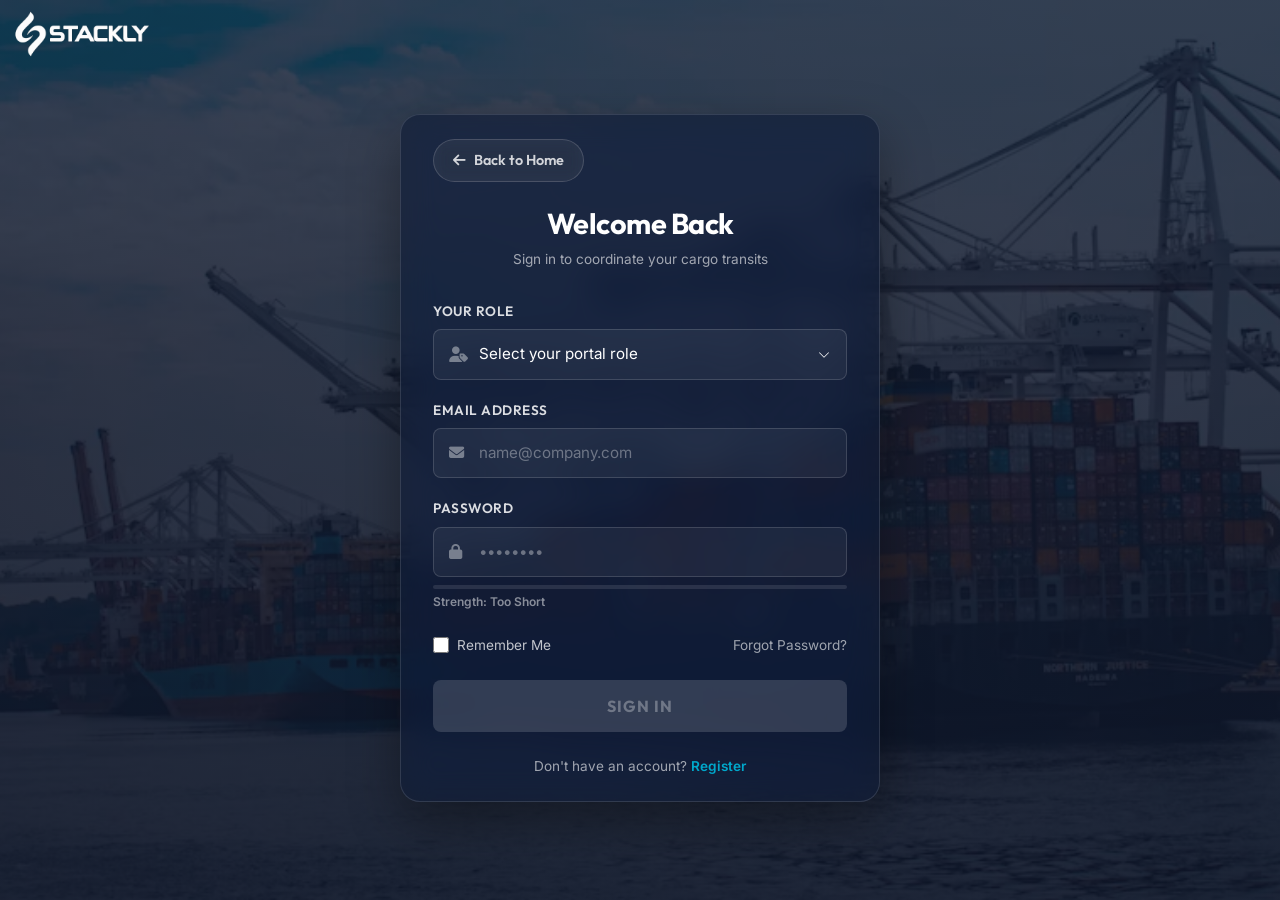
<file: pages/login.html>
<!doctype html>
<html lang="en">
  <head>
    <meta charset="UTF-8" />
    <meta name="viewport" content="width=device-width, initial-scale=1.0" />
    <meta
      name="description"
      content="Sign in to your Stackly Logistics portal to track cargo shipments and manage customs clearance."
    />
    <title>Sign In - Stackly Logistics</title>
    <!-- Favicon -->
    <link
      rel="icon"
      type="image/webp"
      href="../assets/images/logoStackly.webp"
    />

    <!-- Bootstrap 5 CSS CDN -->
    <link
      href="https://cdn.jsdelivr.net/npm/bootstrap@5.3.2/dist/css/bootstrap.min.css"
      rel="stylesheet"
    />
    <!-- FontAwesome Icons CDN -->
    <link
      rel="stylesheet"
      href="https://cdnjs.cloudflare.com/ajax/libs/font-awesome/6.6.0/css/all.min.css"
    />
    <!-- Custom Auth CSS -->
    <link rel="stylesheet" href="../assets/css/auth.css" />
  </head>
  <body class="auth-body">
    <div class="auth-logo-wrap">
      <a href="../index.html">
        <img
          src="../assets/images/logoStackly.webp"
          alt="Stackly Logo"
          class="auth-logo"
        />
      </a>
    </div>
    <div class="auth-container">
      <!-- Login Card -->
      <div class="auth-card">
        <!-- Back to Home Button -->
        <div class="mb-4">
          <a href="../index.html" class="back-home-btn">
            <i class="fas fa-arrow-left"></i> Back to Home
          </a>
        </div>
        <div class="auth-header">
          <h2 class="auth-title">Welcome Back</h2>
          <p class="auth-subtitle">Sign in to coordinate your cargo transits</p>
        </div>

        <form id="loginForm" novalidate>
          <!-- Role Selector -->
          <div class="form-group">
            <label for="loginRole" class="form-label">Your Role</label>
            <div class="input-icon-wrapper">
              <i class="fas fa-user-tag"></i>
              <select
                class="form-control-auth"
                id="loginRole"
                name="role"
                required
              >
                <option value="" disabled selected>
                  Select your portal role
                </option>
                <option value="shipper">Client / Shipper</option>
                <option value="driver">Fleet Cargo Driver</option>
                <option value="broker">Customs Clearance Broker</option>
                <option value="operations">Operations Coordinator</option>
              </select>
            </div>
            <span class="error-msg" id="roleError"></span>
          </div>

          <!-- Email -->
          <div class="form-group">
            <label for="loginEmail" class="form-label">Email Address</label>
            <div class="input-icon-wrapper">
              <i class="fas fa-envelope"></i>
              <input
                type="email"
                class="form-control-auth"
                id="loginEmail"
                name="email"
                autocomplete="email"
                placeholder="name@company.com"
                required
              />
            </div>
            <span class="error-msg" id="emailError"></span>
          </div>

          <!-- Password -->
          <div class="form-group">
            <label for="loginPassword" class="form-label">Password</label>
            <div class="input-icon-wrapper">
              <i class="fas fa-lock"></i>
              <input
                type="password"
                class="form-control-auth"
                id="loginPassword"
                name="password"
                autocomplete="current-password"
                placeholder="••••••••"
                required
              />
            </div>
            <!-- Live Password Strength Meter -->
            <div class="strength-container">
              <div class="strength-bar-wrapper">
                <div class="strength-bar" id="strengthBar"></div>
              </div>
              <div class="d-flex justify-content-between align-items-center">
                <span class="strength-text" id="strengthText"
                  >Strength: Too Short</span
                >
              </div>
            </div>
            <span class="error-msg" id="passwordError"></span>
          </div>

          <!-- Remember Me & Forgot Password -->
          <div class="checkbox-group">
            <label class="checkbox-label" for="loginRemember">
              <input type="checkbox" id="loginRemember" name="remember" />
              Remember Me
            </label>
            <a href="#" class="forgot-link">Forgot Password?</a>
          </div>

          <!-- Submit Button -->
          <button type="submit" class="btn-auth" id="loginBtn" disabled>
            Sign In
          </button>
        </form>

        <div class="auth-switch">
          Don't have an account? <a href="register.html">Register</a>
        </div>
      </div>
    </div>

    <!-- Custom Scripts -->
    <script src="../assets/js/script.js"></script>

    <!-- Script Block for Login Validation and Strength check -->
    <script>
      document.addEventListener("DOMContentLoaded", () => {
        const loginForm = document.getElementById("loginForm");
        const roleSelect = document.getElementById("loginRole");
        const emailInput = document.getElementById("loginEmail");
        const passwordInput = document.getElementById("loginPassword");
        const submitBtn = document.getElementById("loginBtn");

        const roleError = document.getElementById("roleError");
        const emailError = document.getElementById("emailError");
        const passwordError = document.getElementById("passwordError");

        const strengthBar = document.getElementById("strengthBar");
        const strengthText = document.getElementById("strengthText");

        let isPasswordValid = false;

        // Password strength checker function
        function evaluatePassword(password) {
          if (!password) {
            strengthBar.style.width = "0%";
            strengthBar.style.backgroundColor = "transparent";
            strengthText.textContent = "Strength: Empty";
            isPasswordValid = false;
            return;
          }

          let score = 0;
          if (password.length >= 8) score++;
          if (/[a-zA-Z]/.test(password)) score++;
          if (/[0-9]/.test(password)) score++;
          if (/[^a-zA-Z0-9]/.test(password)) score++;

          // Minimum requirements for acceptance: >= 8 chars and contains letters + numbers
          const meetsMinRequirement =
            password.length >= 8 &&
            /[a-zA-Z]/.test(password) &&
            /[0-9]/.test(password);

          if (password.length < 8) {
            strengthBar.style.width = "25%";
            strengthBar.style.backgroundColor = "#ff4a4a";
            strengthText.textContent = "Strength: Weak (Too Short)";
            isPasswordValid = false;
          } else if (!meetsMinRequirement) {
            strengthBar.style.width = "40%";
            strengthBar.style.backgroundColor = "#ff9f43";
            strengthText.textContent =
              "Strength: Weak (Needs Letters & Numbers)";
            isPasswordValid = false;
          } else {
            isPasswordValid = true;
            if (score === 3) {
              strengthBar.style.width = "75%";
              strengthBar.style.backgroundColor = "#2ecc71";
              strengthText.textContent = "Strength: Medium";
            } else if (score === 4) {
              strengthBar.style.width = "100%";
              strengthBar.style.backgroundColor = "#2ecc71";
              strengthText.textContent = "Strength: Strong";
            }
          }

          validateForm();
        }

        // Realtime check on password input
        passwordInput.addEventListener("input", (e) => {
          evaluatePassword(e.target.value);
        });

        // Form Validation helper
        function validateForm() {
          let isValid = true;

          // Check if Role is selected
          if (!roleSelect.value) isValid = false;

          // Check if Email is valid
          const emailPattern = /^[^\s@]+@[^\s@]+\.[^\s@]+$/;
          if (!emailInput.value || !emailPattern.test(emailInput.value))
            isValid = false;

          // Check if Password is valid and not weak
          if (!passwordInput.value || !isPasswordValid) isValid = false;

          // Enable/Disable submit button
          submitBtn.disabled = !isValid;
        }

        // Live input listeners to refresh submit button status
        roleSelect.addEventListener("change", validateForm);
        emailInput.addEventListener("input", validateForm);

        // Submit action
        loginForm.addEventListener("submit", (e) => {
          e.preventDefault();

          // Reset errors
          roleError.textContent = "";
          emailError.textContent = "";
          passwordError.textContent = "";

          let hasError = false;

          if (!roleSelect.value) {
            roleError.textContent = "Please select a portal role.";
            hasError = true;
          }

          const emailPattern = /^[^\s@]+@[^\s@]+\.[^\s@]+$/;
          if (!emailInput.value) {
            emailError.textContent = "Email address is required.";
            hasError = true;
          } else if (!emailPattern.test(emailInput.value)) {
            emailError.textContent = "Please enter a valid email address.";
            hasError = true;
          }

          if (!passwordInput.value) {
            passwordError.textContent = "Password is required.";
            hasError = true;
          } else if (!isPasswordValid) {
            passwordError.textContent =
              "Password must be at least 8 characters and contain both letters and numbers.";
            hasError = true;
          }

          if (hasError) return;

          // Success - Simulation and storage
          localStorage.setItem("userEmail", emailInput.value);
          localStorage.setItem("userRole", roleSelect.value);
          localStorage.setItem(
            "userRoleText",
            roleSelect.options[roleSelect.selectedIndex].text,
          );

          window.location.href = "dashboard.html";
        });
      });
    </script>
  </body>
</html>
</file>
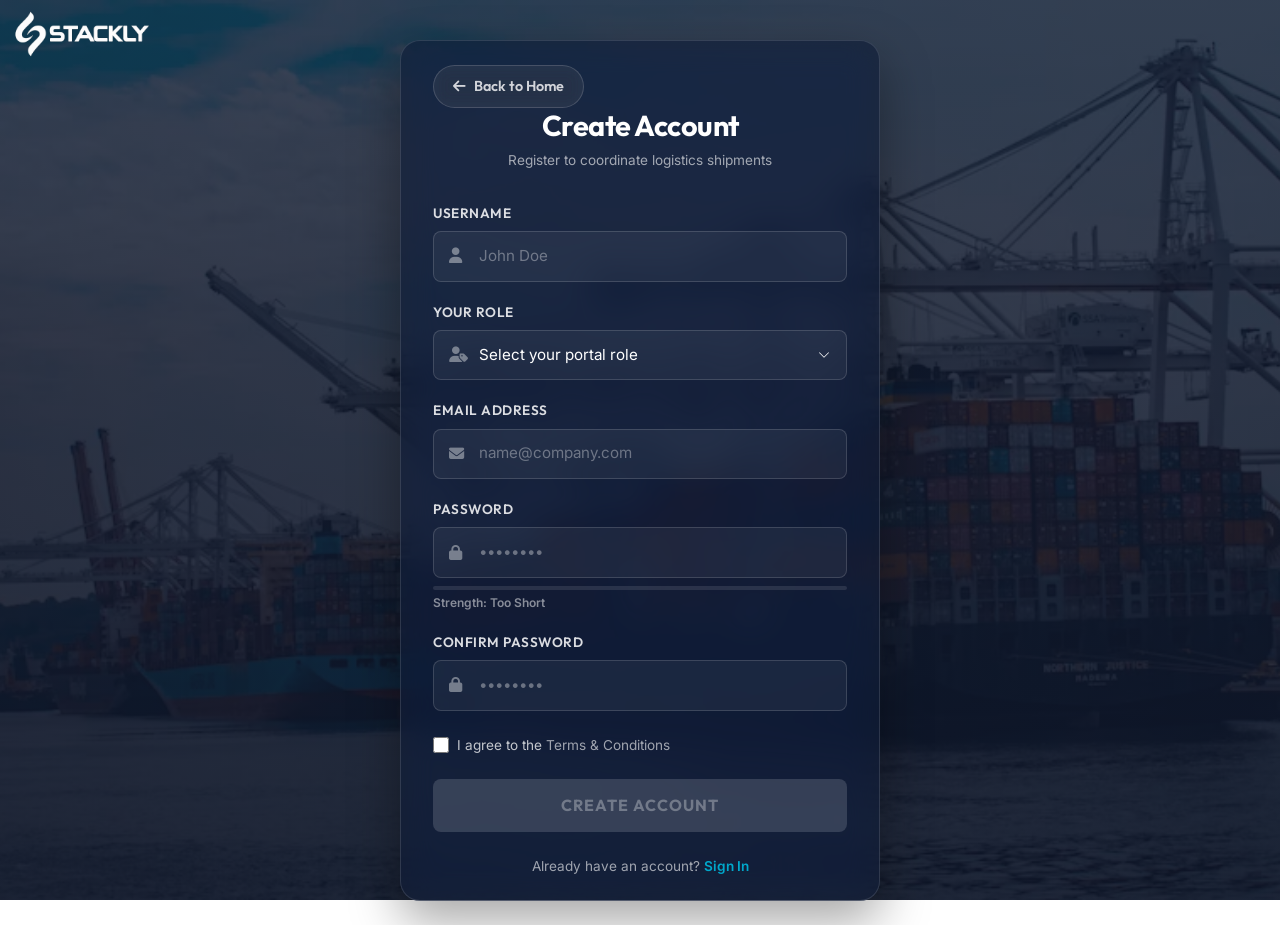
<file: pages/register.html>
<!doctype html>
<html lang="en">
  <head>
    <meta charset="UTF-8" />
    <meta name="viewport" content="width=device-width, initial-scale=1.0" />
    <meta
      name="description"
      content="Create a new Stackly Logistics portal account to book container space and manage cargo transit routes."
    />
    <title>Register - Stackly Logistics</title>
    <!-- Favicon -->
    <link
      rel="icon"
      type="image/webp"
      href="../assets/images/logoStackly.webp"
    />

    <!-- Bootstrap 5 CSS CDN -->
    <link
      href="https://cdn.jsdelivr.net/npm/bootstrap@5.3.2/dist/css/bootstrap.min.css"
      rel="stylesheet"
    />
    <!-- FontAwesome Icons CDN -->
    <link
      rel="stylesheet"
      href="https://cdnjs.cloudflare.com/ajax/libs/font-awesome/6.6.0/css/all.min.css"
    />
    <!-- Custom Auth CSS -->
    <link rel="stylesheet" href="../assets/css/auth.css" />
  </head>
  <body class="auth-body">
    <div class="auth-logo-wrap">
      <a href="../index.html">
        <img
          src="../assets/images/logoStackly.webp"
          alt="Stackly Logo"
          class="auth-logo"
        />
      </a>
    </div>
    <div class="auth-container">
      <!-- Register Card -->
      <div class="auth-card position-relative">
        <!-- Success Overlay (Shown after successful registration) -->
        <div class="success-overlay" id="successOverlay">
          <i class="fas fa-check-circle success-icon"></i>
          <h3 class="fw-bold mb-1">Registration Complete!</h3>
          <p class="text-white-50 fs-8 text-center px-4">
            Your logistics portal profile has been created. Redirecting to sign
            in...
          </p>
        </div>

        <!-- Back to Home Button -->
        <a href="../index.html" class="back-home-btn">
          <i class="fas fa-arrow-left"></i> Back to Home
        </a>

        <div class="auth-header">
          <h2 class="auth-title">Create Account</h2>
          <p class="auth-subtitle">
            Register to coordinate logistics shipments
          </p>
        </div>

        <form id="registerForm" novalidate>
          <!-- Username (prevents digits & special characters) -->
          <div class="form-group">
            <label for="regUsername" class="form-label">Username</label>
            <div class="input-icon-wrapper">
              <i class="fas fa-user"></i>
              <input
                type="text"
                class="form-control-auth"
                id="regUsername"
                name="username"
                autocomplete="username"
                placeholder="John Doe"
                required
              />
            </div>
            <span class="error-msg" id="usernameError"></span>
          </div>

          <!-- Role Selector -->
          <div class="form-group">
            <label for="regRole" class="form-label">Your Role</label>
            <div class="input-icon-wrapper">
              <i class="fas fa-user-tag"></i>
              <select
                class="form-control-auth"
                id="regRole"
                name="role"
                required
              >
                <option value="" disabled selected>
                  Select your portal role
                </option>
                <option value="shipper">Client / Shipper</option>
                <option value="driver">Fleet Cargo Driver</option>
                <option value="broker">Customs Clearance Broker</option>
                <option value="operations">Operations Coordinator</option>
              </select>
            </div>
            <span class="error-msg" id="roleError"></span>
          </div>

          <!-- Email -->
          <div class="form-group">
            <label for="regEmail" class="form-label">Email Address</label>
            <div class="input-icon-wrapper">
              <i class="fas fa-envelope"></i>
              <input
                type="email"
                class="form-control-auth"
                id="regEmail"
                name="email"
                autocomplete="email"
                placeholder="name@company.com"
                required
              />
            </div>
            <span class="error-msg" id="emailError"></span>
          </div>

          <!-- Password -->
          <div class="form-group">
            <label for="regPassword" class="form-label">Password</label>
            <div class="input-icon-wrapper">
              <i class="fas fa-lock"></i>
              <input
                type="password"
                class="form-control-auth"
                id="regPassword"
                name="password"
                autocomplete="new-password"
                placeholder="••••••••"
                required
              />
            </div>
            <!-- Live Password Strength Meter -->
            <div class="strength-container">
              <div class="strength-bar-wrapper">
                <div class="strength-bar" id="strengthBar"></div>
              </div>
              <div class="d-flex justify-content-between align-items-center">
                <span class="strength-text" id="strengthText"
                  >Strength: Too Short</span
                >
              </div>
            </div>
            <span class="error-msg" id="passwordError"></span>
          </div>

          <!-- Confirm Password -->
          <div class="form-group">
            <label for="regConfirmPassword" class="form-label"
              >Confirm Password</label
            >
            <div class="input-icon-wrapper">
              <i class="fas fa-lock"></i>
              <input
                type="password"
                class="form-control-auth"
                id="regConfirmPassword"
                name="confirmPassword"
                autocomplete="new-password"
                placeholder="••••••••"
                required
              />
            </div>
            <span class="error-msg" id="confirmPasswordError"></span>
          </div>

          <!-- Terms & Conditions (Required Checkbox) -->
          <div class="checkbox-group">
            <label class="checkbox-label" for="regTerms">
              <input type="checkbox" id="regTerms" name="terms" required />
              <span
                >I agree to the
                <a href="#" class="forgot-link">Terms & Conditions</a></span
              >
            </label>
          </div>
          <span class="error-msg mb-3 d-block" id="termsError"></span>

          <!-- Submit Button -->
          <button type="submit" class="btn-auth" id="registerBtn" disabled>
            Create Account
          </button>
        </form>

        <div class="auth-switch">
          Already have an account? <a href="login.html">Sign In</a>
        </div>
      </div>
    </div>

    <!-- Custom Scripts -->
    <script src="../assets/js/script.js"></script>

    <!-- Script Block for Register Validations -->
    <script>
      document.addEventListener("DOMContentLoaded", () => {
        const registerForm = document.getElementById("registerForm");
        const usernameInput = document.getElementById("regUsername");
        const roleSelect = document.getElementById("regRole");
        const emailInput = document.getElementById("regEmail");
        const passwordInput = document.getElementById("regPassword");
        const confirmPasswordInput =
          document.getElementById("regConfirmPassword");
        const termsCheckbox = document.getElementById("regTerms");
        const submitBtn = document.getElementById("registerBtn");
        const successOverlay = document.getElementById("successOverlay");

        // Error message spans
        const usernameError = document.getElementById("usernameError");
        const roleError = document.getElementById("roleError");
        const emailError = document.getElementById("emailError");
        const passwordError = document.getElementById("passwordError");
        const confirmPasswordError = document.getElementById(
          "confirmPasswordError",
        );
        const termsError = document.getElementById("termsError");

        const strengthBar = document.getElementById("strengthBar");
        const strengthText = document.getElementById("strengthText");

        let isPasswordValid = false;

        // 1. FILTER USERNAME: Prevent user from typing numbers or special characters in the field itself
        usernameInput.addEventListener("input", (e) => {
          // Remove any character that is not a letter or space
          e.target.value = e.target.value.replace(/[^a-zA-Z\s]/g, "");
          validateForm();
        });

        // 2. PASSWORD STRENGTH CHECKER (Weak password validation)
        function evaluatePassword(password) {
          if (!password) {
            strengthBar.style.width = "0%";
            strengthBar.style.backgroundColor = "transparent";
            strengthText.textContent = "Strength: Empty";
            isPasswordValid = false;
            return;
          }

          let score = 0;
          if (password.length >= 8) score++;
          if (/[a-zA-Z]/.test(password)) score++;
          if (/[0-9]/.test(password)) score++;
          if (/[^a-zA-Z0-9]/.test(password)) score++;

          // Minimum requirements for acceptance: >= 8 characters and contains letters + numbers
          const meetsMinRequirement =
            password.length >= 8 &&
            /[a-zA-Z]/.test(password) &&
            /[0-9]/.test(password);

          if (password.length < 8) {
            strengthBar.style.width = "25%";
            strengthBar.style.backgroundColor = "#ff4a4a";
            strengthText.textContent = "Strength: Weak (Too Short)";
            isPasswordValid = false;
          } else if (!meetsMinRequirement) {
            strengthBar.style.width = "40%";
            strengthBar.style.backgroundColor = "#ff9f43";
            strengthText.textContent =
              "Strength: Weak (Needs Letters & Numbers)";
            isPasswordValid = false;
          } else {
            isPasswordValid = true;
            if (score === 3) {
              strengthBar.style.width = "75%";
              strengthBar.style.backgroundColor = "#2ecc71";
              strengthText.textContent = "Strength: Medium";
            } else if (score === 4) {
              strengthBar.style.width = "100%";
              strengthBar.style.backgroundColor = "#2ecc71";
              strengthText.textContent = "Strength: Strong";
            }
          }

          checkPasswordMatch();
          validateForm();
        }

        passwordInput.addEventListener("input", (e) => {
          evaluatePassword(e.target.value);
        });

        // 3. CHECK PASSWORD MATCH
        function checkPasswordMatch() {
          if (confirmPasswordInput.value === "") {
            confirmPasswordError.textContent = "";
            return false;
          }

          if (passwordInput.value !== confirmPasswordInput.value) {
            confirmPasswordError.textContent = "Passwords do not match.";
            return false;
          } else {
            confirmPasswordError.textContent = "";
            return true;
          }
        }

        confirmPasswordInput.addEventListener("input", () => {
          checkPasswordMatch();
          validateForm();
        });

        // 4. FORM VALIDATION
        function validateForm() {
          let isValid = true;

          // Username not empty
          if (!usernameInput.value.trim()) isValid = false;

          // Role selected
          if (!roleSelect.value) isValid = false;

          // Email matches pattern
          const emailPattern = /^[^\s@]+@[^\s@]+\.[^\s@]+$/;
          if (!emailInput.value || !emailPattern.test(emailInput.value))
            isValid = false;

          // Password not weak
          if (!passwordInput.value || !isPasswordValid) isValid = false;

          // Passwords match
          if (passwordInput.value !== confirmPasswordInput.value)
            isValid = false;

          // Terms checked
          if (!termsCheckbox.checked) isValid = false;

          submitBtn.disabled = !isValid;
        }

        // Live input listeners for validation update
        roleSelect.addEventListener("change", validateForm);
        emailInput.addEventListener("input", validateForm);
        termsCheckbox.addEventListener("change", validateForm);

        // Submit form
        registerForm.addEventListener("submit", (e) => {
          e.preventDefault();

          // Reset error displays
          usernameError.textContent = "";
          roleError.textContent = "";
          emailError.textContent = "";
          passwordError.textContent = "";
          confirmPasswordError.textContent = "";
          termsError.textContent = "";

          let hasError = false;

          if (!usernameInput.value.trim()) {
            usernameError.textContent = "Username is required.";
            hasError = true;
          }

          if (!roleSelect.value) {
            roleError.textContent = "Please select a portal role.";
            hasError = true;
          }

          const emailPattern = /^[^\s@]+@[^\s@]+\.[^\s@]+$/;
          if (!emailInput.value) {
            emailError.textContent = "Email address is required.";
            hasError = true;
          } else if (!emailPattern.test(emailInput.value)) {
            emailError.textContent = "Please enter a valid email address.";
            hasError = true;
          }

          if (!passwordInput.value) {
            passwordError.textContent = "Password is required.";
            hasError = true;
          } else if (!isPasswordValid) {
            passwordError.textContent =
              "Password must be at least 8 characters and contain both letters and numbers.";
            hasError = true;
          }

          if (passwordInput.value !== confirmPasswordInput.value) {
            confirmPasswordError.textContent = "Passwords do not match.";
            hasError = true;
          }

          if (!termsCheckbox.checked) {
            termsError.textContent =
              "You must agree to the Terms & Conditions.";
            hasError = true;
          }

          if (hasError) return;

          // Success State - Show Overlay, then redirect
          successOverlay.classList.add("show");
          setTimeout(() => {
            window.location.href = "login.html";
          }, 1800);
        });
      });
    </script>
  </body>
</html>
</file>
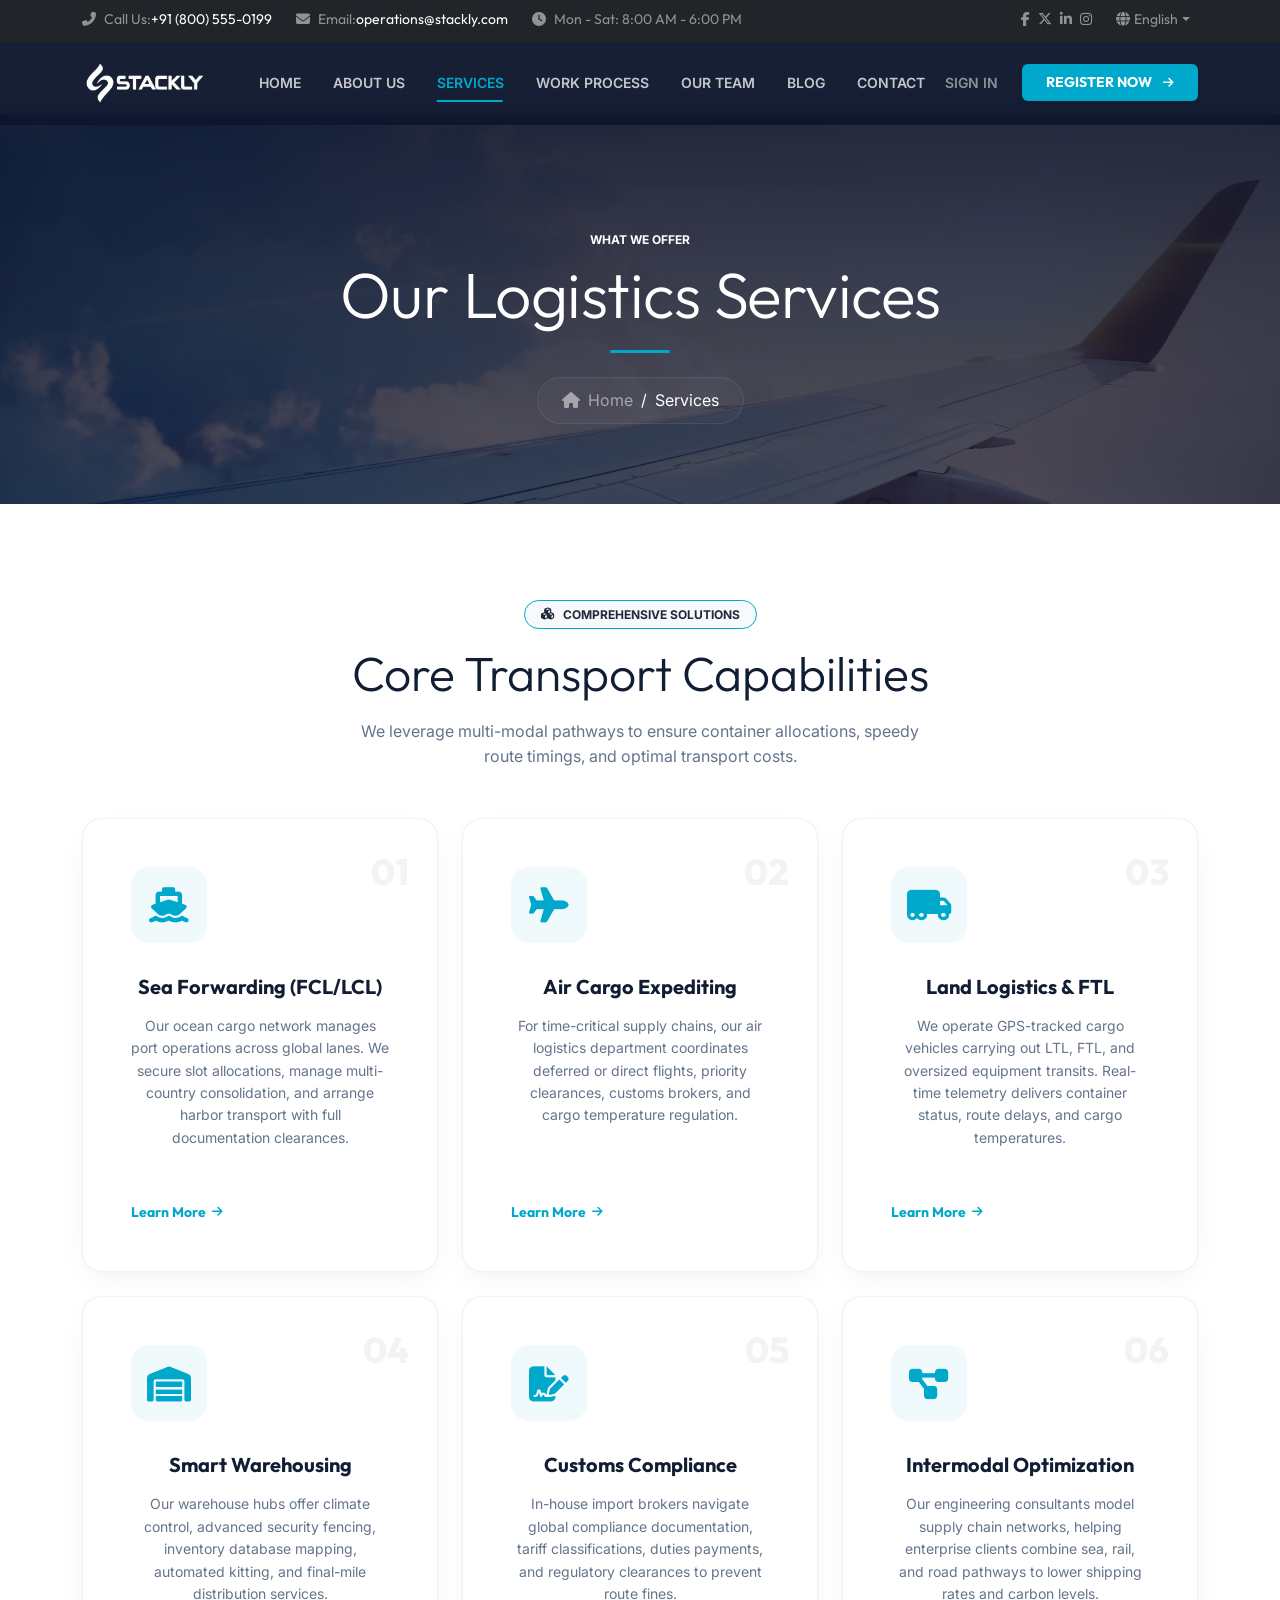
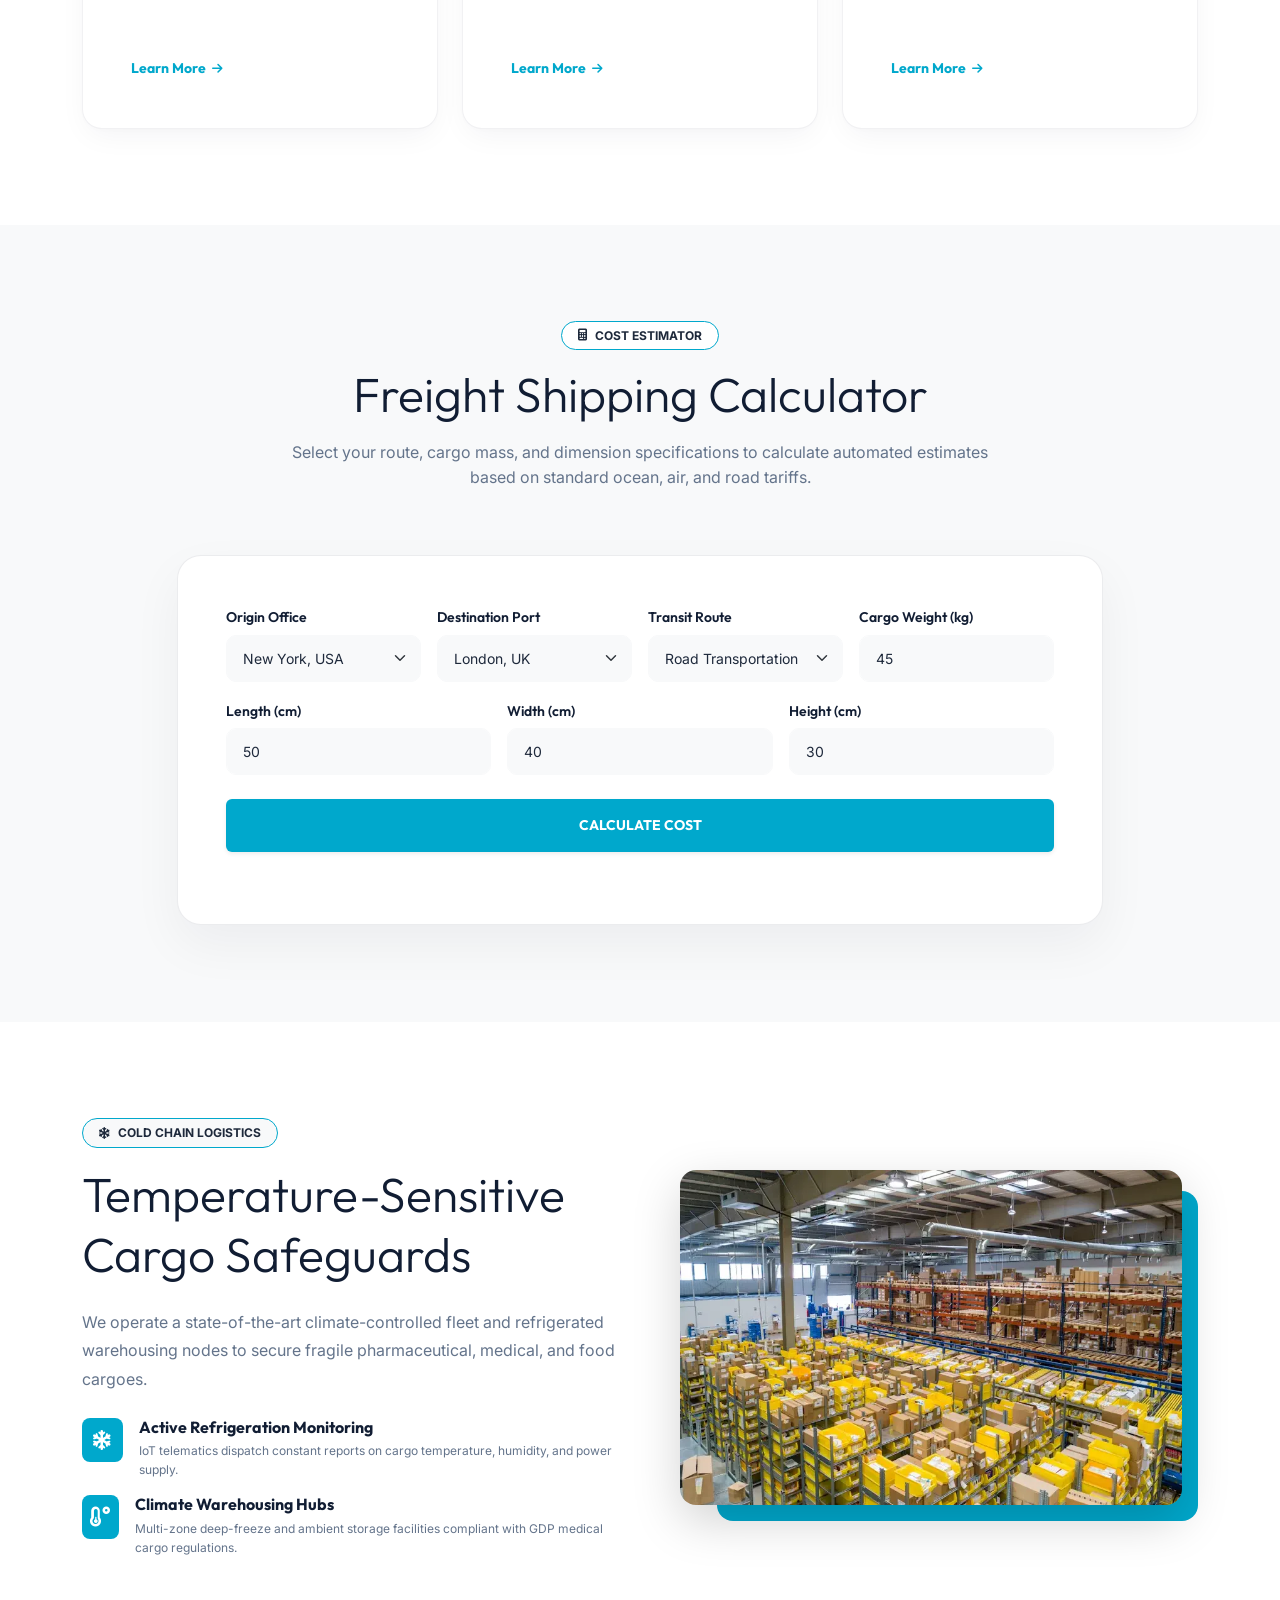
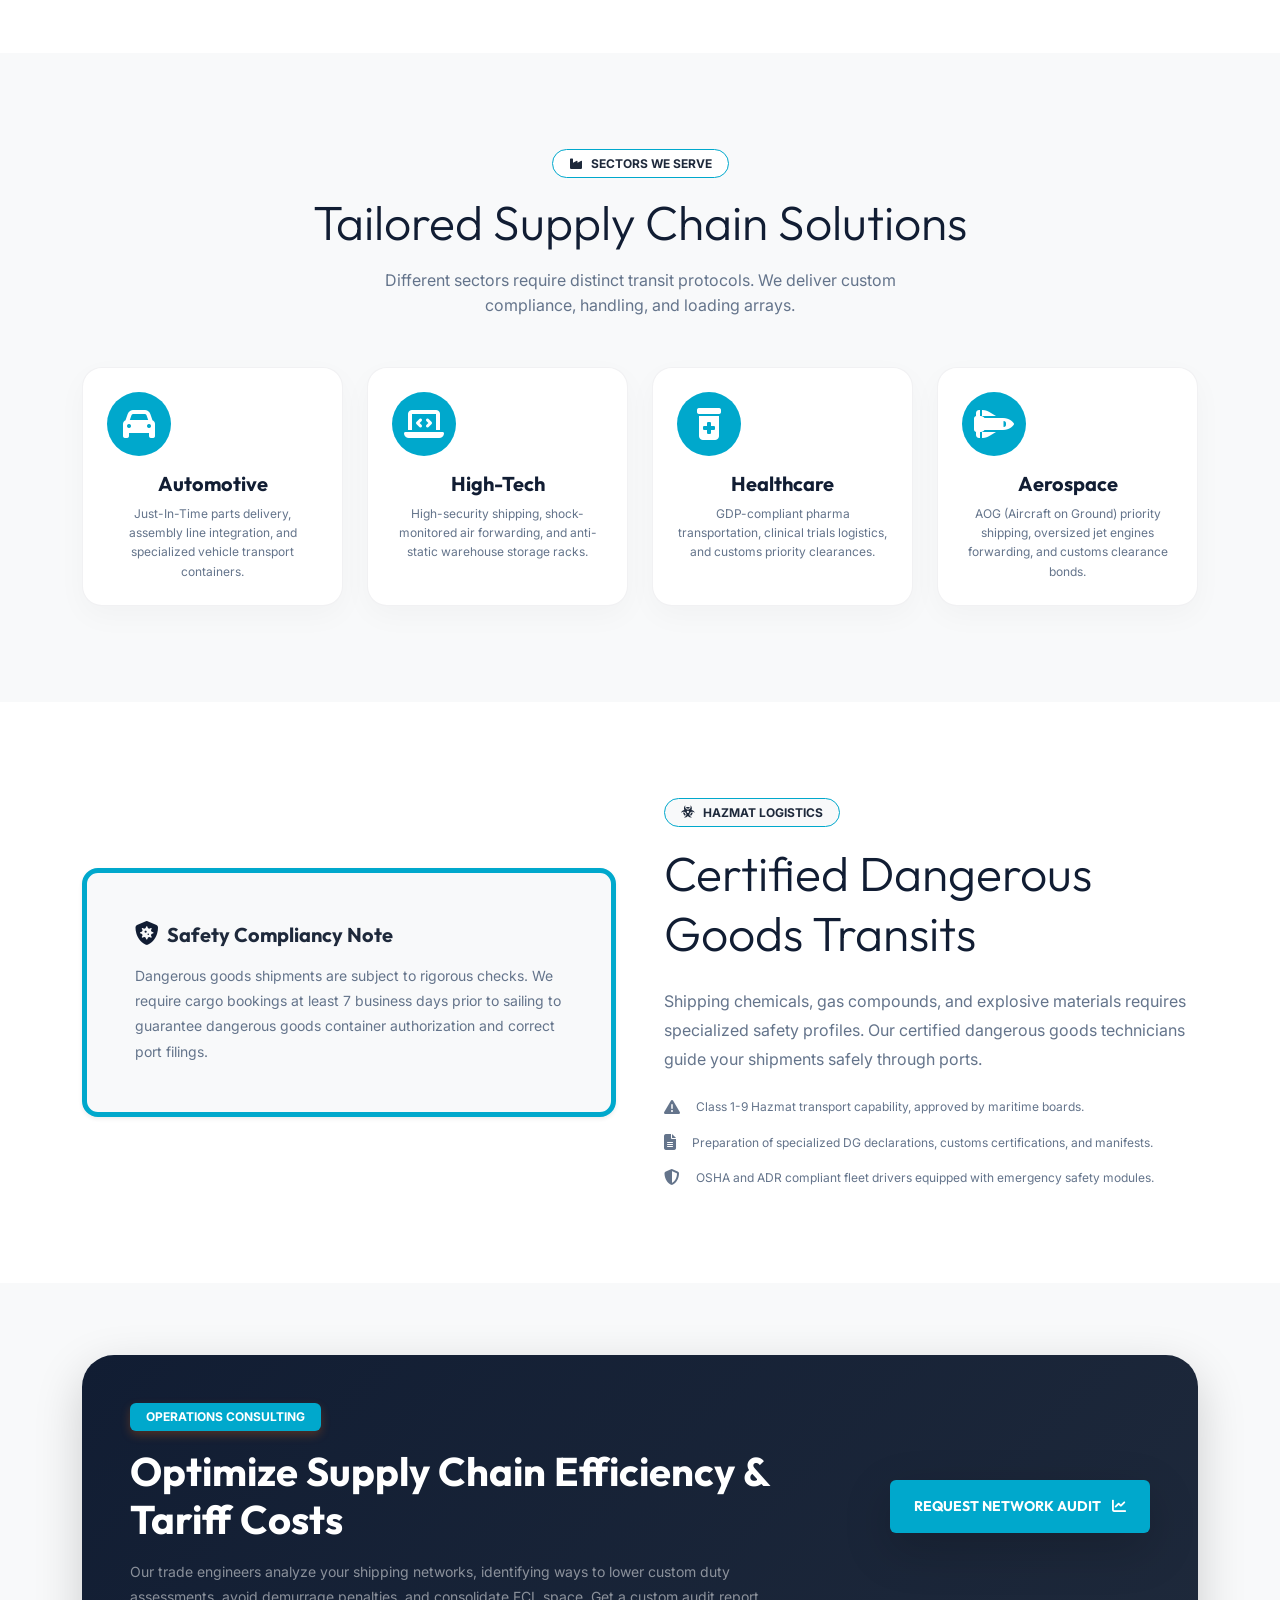
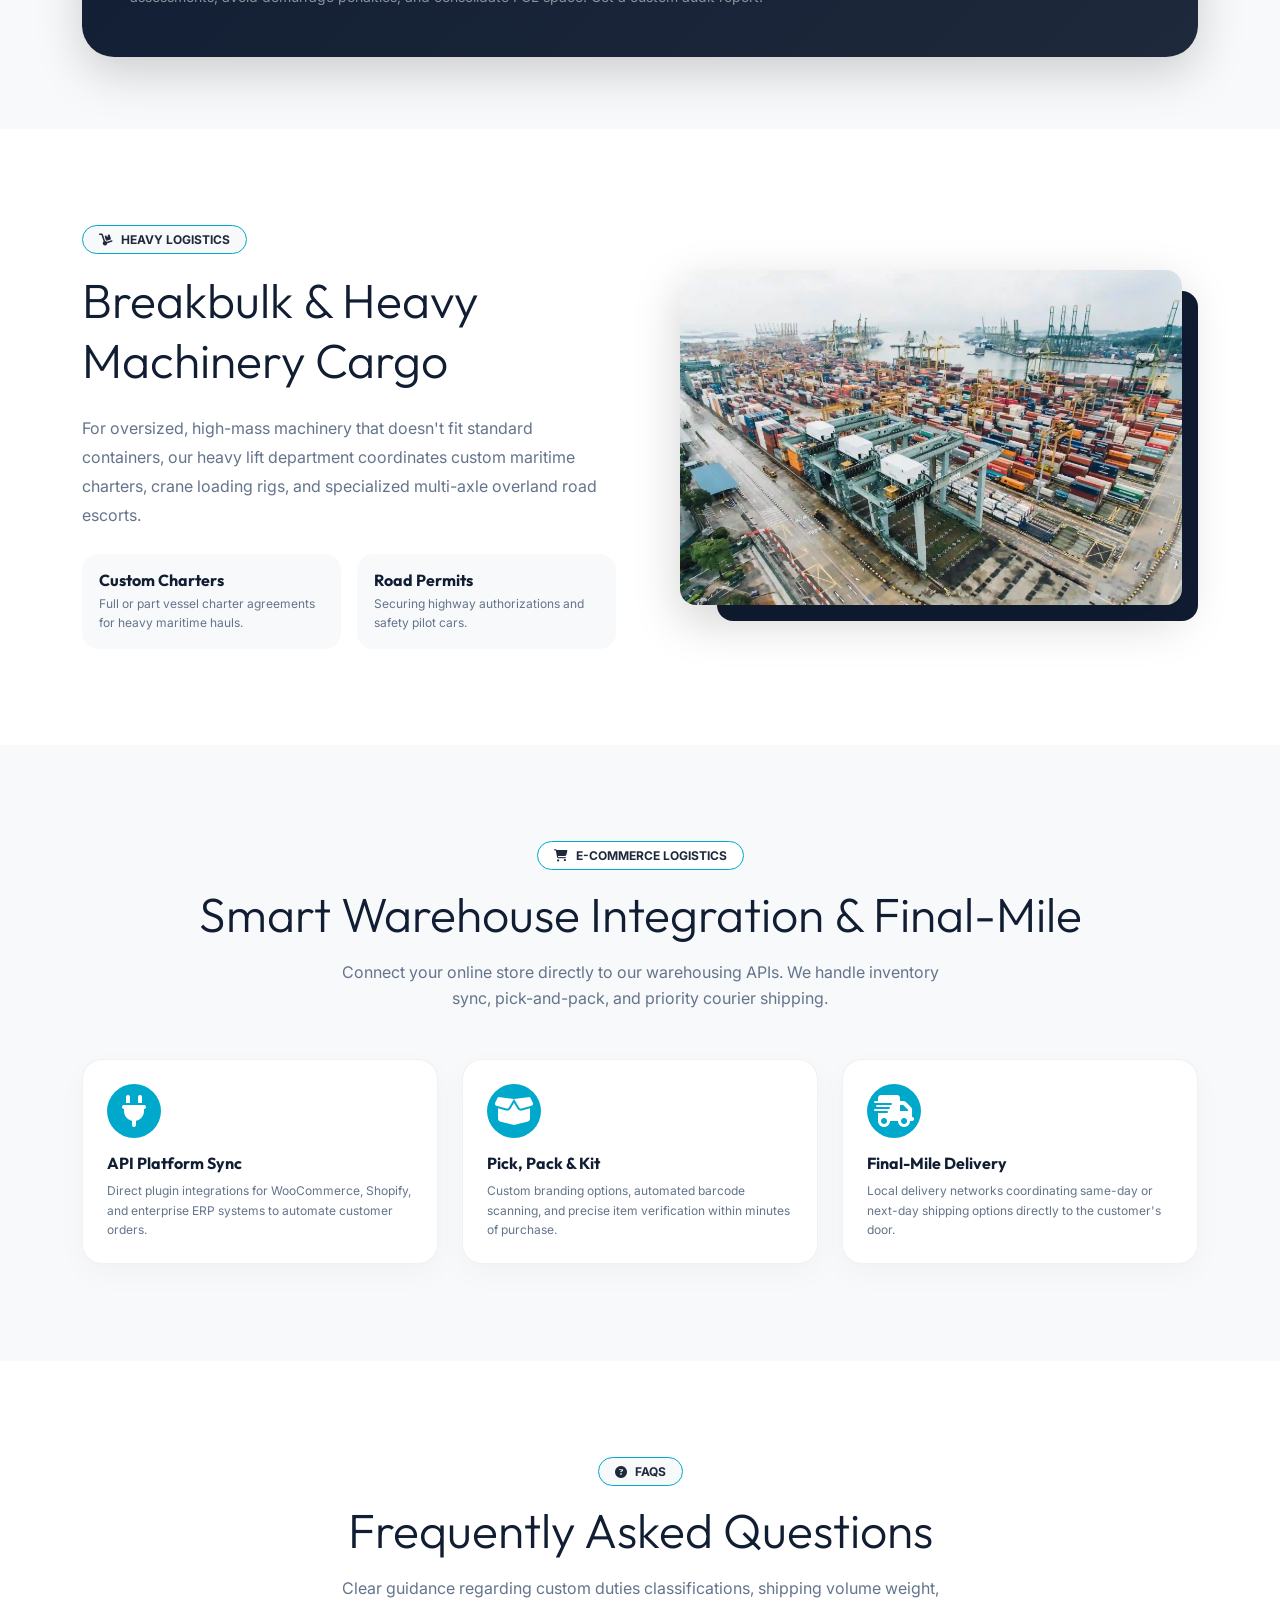
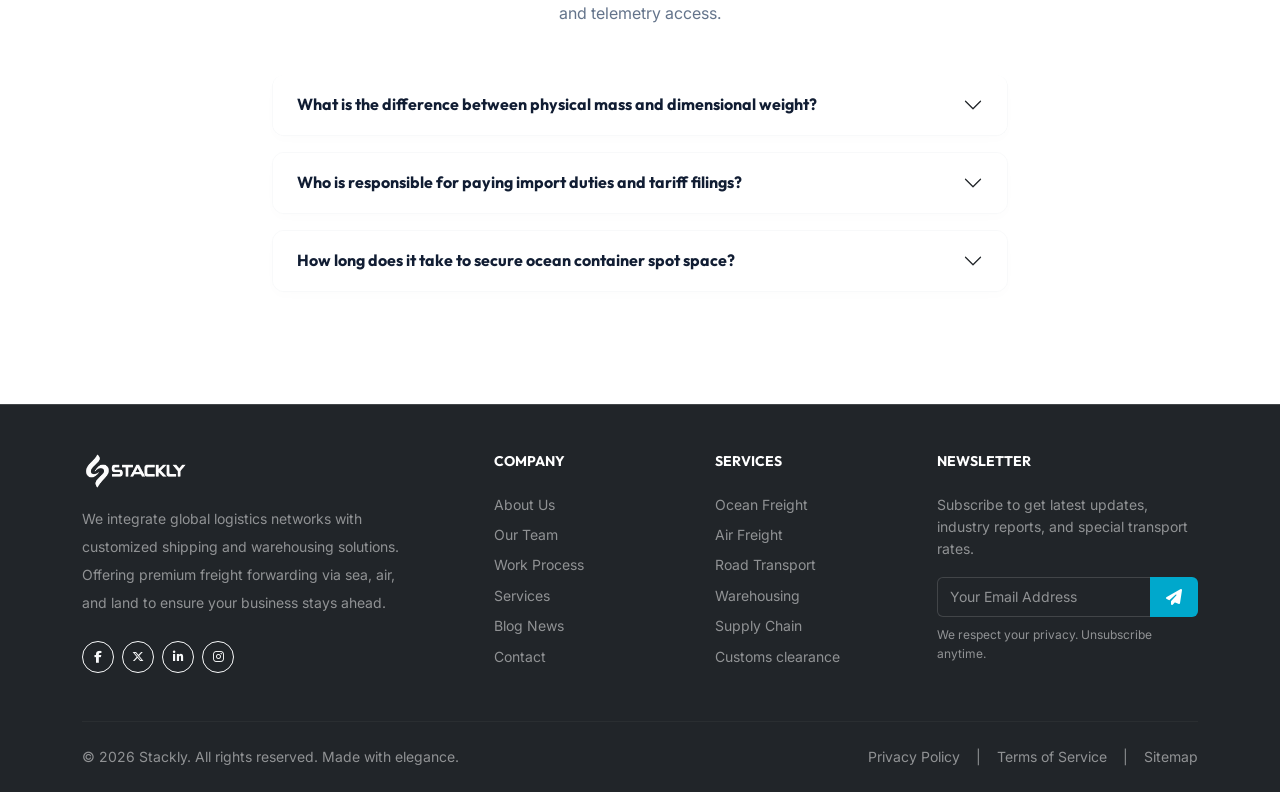
<file: pages/services.html>
<!doctype html>
<html lang="en">
  <head>
    <meta charset="UTF-8" />
    <meta name="viewport" content="width=device-width, initial-scale=1.0" />
    <meta
      name="description"
      content="Our Logistics Services - High-capacity cargo transport via Sea, Air, Land, Warehousing and Customs Compliance."
    />
    <title>Services - Stackly Logistics</title>
    <!-- Favicon -->
    <link
      rel="icon"
      type="image/webp"
      href="../assets/images/logoStackly.webp"
    />

    <!-- Bootstrap 5 CSS CDN -->
    <link
      href="https://cdn.jsdelivr.net/npm/bootstrap@5.3.2/dist/css/bootstrap.min.css"
      rel="stylesheet"
    />
    <!-- FontAwesome Icons CDN -->
    <link
      rel="stylesheet"
      href="https://cdnjs.cloudflare.com/ajax/libs/font-awesome/6.6.0/css/all.min.css"
    />
    <!-- Animate.css -->
    <link
      rel="stylesheet"
      href="https://cdnjs.cloudflare.com/ajax/libs/animate.css/4.1.1/animate.min.css"
    />
    <!-- Custom CSS -->
    <link rel="stylesheet" href="../assets/css/styles.css" />
  </head>
  <body class="bg-light">
    <!-- Header Placeholder -->
    <div id="header-placeholder"></div>

    <main>
      <!-- Page Breadcrumb Banner -->
      <section
        class="page-banner text-white text-center"
        style="
          background-image: url(&quot;../assets/images/home/home-hero-banner-image-2.webp&quot;);
        "
      >
        <div class="container position-relative z-3">
          <span
            class="text-uppercase tracking-widest text-accent fw-bold fs-8 mb-2 d-inline-block animate__animated animate__fadeIn"
            >WHAT WE OFFER</span
          >
          <h1
            class="display-3 fw-extrabold mb-3 text-white animate__animated animate__fadeInDown"
            style="letter-spacing: -0.5px; font-family: var(--font-heading)"
          >
            Our Logistics Services
          </h1>
          <div
            class="mx-auto bg-accent animate__animated animate__zoomIn"
            style="
              width: 60px;
              height: 3px;
              border-radius: 2px;
              margin-bottom: 1.5rem;
            "
          ></div>
          <nav
            aria-label="breadcrumb"
            class="animate__animated animate__fadeInUp"
          >
            <ol
              class="breadcrumb justify-content-center mb-0"
              style="
                background: rgba(255, 255, 255, 0.03);
                backdrop-filter: blur(5px);
                display: inline-flex;
                padding: 0.6rem 1.5rem;
                border-radius: 30px;
                border: 1px solid rgba(255, 255, 255, 0.08);
              "
            >
              <li class="breadcrumb-item">
                <a
                  href="../index.html"
                  class="text-white-50 text-decoration-none hover-text-white transition"
                  ><i class="fas fa-home me-1"></i> Home</a
                >
              </li>
              <li class="breadcrumb-item text-white active" aria-current="page">
                Services
              </li>
            </ol>
          </nav>
        </div>
      </section>

      <!-- Services Detailed Grid -->
      <section class="section py-5 bg-white">
        <div class="container py-5">
          <div class="text-center mb-5">
            <div
              class="d-inline-flex align-items-center py-1 px-3 mb-3 bg-light border border-accent border-opacity-20 text-accent rounded-pill fs-8 fw-bold text-uppercase tracking-wider"
            >
              <i class="fas fa-cubes me-2"></i> Comprehensive Solutions
            </div>
            <h2 class="text-primary fw-extrabold display-5 mb-3">
              Core Transport Capabilities
            </h2>
            <p class="text-secondary mx-auto fs-6" style="max-width: 600px">
              We leverage multi-modal pathways to ensure container allocations,
              speedy route timings, and optimal transport costs.
            </p>
          </div>
          <div class="row g-4">
            <!-- Service 1: Ocean Freight -->
            <div class="col-lg-4 col-md-6">
              <div
                class="card-service h-100 p-5 border border-light shadow-sm text-center position-relative transition hover-grow"
                style="background-color: #ffffff !important"
              >
                <div class="service-number">01</div>
                <div class="service-icon"><i class="fas fa-ship"></i></div>
                <h5 class="fw-bold mb-3 text-primary">
                  Sea Forwarding (FCL/LCL)
                </h5>
                <p class="text-secondary fs-7 mb-0">
                  Our ocean cargo network manages port operations across global
                  lanes. We secure slot allocations, manage multi-country
                  consolidation, and arrange harbor transport with full
                  documentation clearances.
                </p>
                <a href="#" class="service-link mt-4"
                  >Learn More <i class="fas fa-arrow-right"></i
                ></a>
              </div>
            </div>
            <!-- Service 2: Air Cargo -->
            <div class="col-lg-4 col-md-6">
              <div
                class="card-service h-100 p-5 border border-light shadow-sm text-center position-relative transition hover-grow"
                style="background-color: #ffffff !important"
              >
                <div class="service-number">02</div>
                <div class="service-icon"><i class="fas fa-plane"></i></div>
                <h5 class="fw-bold mb-3 text-primary">Air Cargo Expediting</h5>
                <p class="text-secondary fs-7 mb-0">
                  For time-critical supply chains, our air logistics department
                  coordinates deferred or direct flights, priority clearances,
                  customs brokers, and cargo temperature regulation.
                </p>
                <a href="#" class="service-link mt-4"
                  >Learn More <i class="fas fa-arrow-right"></i
                ></a>
              </div>
            </div>
            <!-- Service 3: Land Freight -->
            <div class="col-lg-4 col-md-6">
              <div
                class="card-service h-100 p-5 border border-light shadow-sm text-center position-relative transition hover-grow"
                style="background-color: #ffffff !important"
              >
                <div class="service-number">03</div>
                <div class="service-icon">
                  <i class="fas fa-truck-moving"></i>
                </div>
                <h5 class="fw-bold mb-3 text-primary">Land Logistics & FTL</h5>
                <p class="text-secondary fs-7 mb-0">
                  We operate GPS-tracked cargo vehicles carrying out LTL, FTL,
                  and oversized equipment transits. Real-time telemetry delivers
                  container status, route delays, and cargo temperatures.
                </p>
                <a href="#" class="service-link mt-4"
                  >Learn More <i class="fas fa-arrow-right"></i
                ></a>
              </div>
            </div>
            <!-- Service 4: Warehouse Storage -->
            <div class="col-lg-4 col-md-6">
              <div
                class="card-service h-100 p-5 border border-light shadow-sm text-center position-relative transition hover-grow"
                style="background-color: #ffffff !important"
              >
                <div class="service-number">04</div>
                <div class="service-icon"><i class="fas fa-warehouse"></i></div>
                <h5 class="fw-bold mb-3 text-primary">Smart Warehousing</h5>
                <p class="text-secondary fs-7 mb-0">
                  Our warehouse hubs offer climate control, advanced security
                  fencing, inventory database mapping, automated kitting, and
                  final-mile distribution services.
                </p>
                <a href="#" class="service-link mt-4"
                  >Learn More <i class="fas fa-arrow-right"></i
                ></a>
              </div>
            </div>
            <!-- Service 5: Customs Brokerage -->
            <div class="col-lg-4 col-md-6">
              <div
                class="card-service h-100 p-5 border border-light shadow-sm text-center position-relative transition hover-grow"
                style="background-color: #ffffff !important"
              >
                <div class="service-number">05</div>
                <div class="service-icon">
                  <i class="fas fa-file-signature"></i>
                </div>
                <h5 class="fw-bold mb-3 text-primary">Customs Compliance</h5>
                <p class="text-secondary fs-7 mb-0">
                  In-house import brokers navigate global compliance
                  documentation, tariff classifications, duties payments, and
                  regulatory clearances to prevent route fines.
                </p>
                <a href="#" class="service-link mt-4"
                  >Learn More <i class="fas fa-arrow-right"></i
                ></a>
              </div>
            </div>
            <!-- Service 6: Intermodal Consulting -->
            <div class="col-lg-4 col-md-6">
              <div
                class="card-service h-100 p-5 border border-light shadow-sm text-center position-relative transition hover-grow"
                style="background-color: #ffffff !important"
              >
                <div class="service-number">06</div>
                <div class="service-icon">
                  <i class="fas fa-project-diagram"></i>
                </div>
                <h5 class="fw-bold mb-3 text-primary">
                  Intermodal Optimization
                </h5>
                <p class="text-secondary fs-7 mb-0">
                  Our engineering consultants model supply chain networks,
                  helping enterprise clients combine sea, rail, and road
                  pathways to lower shipping rates and carbon levels.
                </p>
                <a href="#" class="service-link mt-4"
                  >Learn More <i class="fas fa-arrow-right"></i
                ></a>
              </div>
            </div>
          </div>
        </div>
      </section>

      <!-- Quote Calculator Section -->
      <section class="section py-5 bg-light">
        <div class="container py-5">
          <div class="row justify-content-center">
            <div class="col-lg-8 text-center mb-5">
              <div
                class="d-inline-flex align-items-center py-1 px-3 mb-3 bg-white border border-accent border-opacity-20 text-accent rounded-pill fs-8 fw-bold text-uppercase tracking-wider"
              >
                <i class="fas fa-calculator me-2"></i> Cost Estimator
              </div>
              <h2 class="text-primary fw-extrabold display-5 mb-3">
                Freight Shipping Calculator
              </h2>
              <p class="text-secondary fs-6">
                Select your route, cargo mass, and dimension specifications to
                calculate automated estimates based on standard ocean, air, and
                road tariffs.
              </p>
            </div>
            <div class="col-lg-10">
              <div
                class="calculator-card shadow-lg bg-white border-0 rounded-4 p-5"
                style="
                  box-shadow: 0 20px 50px rgba(11, 19, 43, 0.05) !important;
                "
              >
                <form id="quoteCalculatorForm">
                  <div class="row g-3">
                    <div class="col-md-6 col-lg-3">
                      <label
                        class="form-label text-primary fw-semibold fs-7"
                        for="calcOrigin"
                        >Origin Office</label
                      >
                      <select
                        class="form-select bg-light border-light shadow-none fs-7 py-2"
                        id="calcOrigin"
                        name="calcOrigin"
                      >
                        <option value="us" selected>New York, USA</option>
                        <option value="uk">London, UK</option>
                        <option value="eu">Rotterdam, Netherlands</option>
                        <option value="sg">Singapore Hub</option>
                      </select>
                    </div>
                    <div class="col-md-6 col-lg-3">
                      <label
                        class="form-label text-primary fw-semibold fs-7"
                        for="calcDest"
                        >Destination Port</label
                      >
                      <select
                        class="form-select bg-light border-light shadow-none fs-7 py-2"
                        id="calcDest"
                        name="calcDest"
                      >
                        <option value="us">New York, USA</option>
                        <option value="uk" selected>London, UK</option>
                        <option value="eu">Rotterdam, Netherlands</option>
                        <option value="sg">Singapore Hub</option>
                      </select>
                    </div>
                    <div class="col-md-6 col-lg-3">
                      <label
                        class="form-label text-primary fw-semibold fs-7"
                        for="calcService"
                        >Transit Route</label
                      >
                      <select
                        class="form-select bg-light border-light shadow-none fs-7 py-2"
                        id="calcService"
                        name="calcService"
                      >
                        <option value="road" selected>
                          Road Transportation
                        </option>
                        <option value="air">Air Freight Express</option>
                        <option value="sea">Sea Cargo Container</option>
                        <option value="express">Priority Courier</option>
                      </select>
                    </div>
                    <div class="col-md-6 col-lg-3">
                      <label
                        class="form-label text-primary fw-semibold fs-7"
                        for="calcWeight"
                        >Cargo Weight (kg)</label
                      >
                      <input
                        type="number"
                        class="form-control bg-light border-light shadow-none fs-7 py-2"
                        id="calcWeight"
                        name="calcWeight"
                        placeholder="Mass in kg"
                        value="45"
                        required
                      />
                    </div>

                    <!-- Dimensions -->
                    <div class="col-md-4">
                      <label
                        class="form-label text-primary fw-semibold fs-7"
                        for="calcLength"
                        >Length (cm)</label
                      >
                      <input
                        type="number"
                        class="form-control bg-light border-light shadow-none fs-7 py-2"
                        id="calcLength"
                        name="calcLength"
                        placeholder="Length"
                        value="50"
                        required
                      />
                    </div>
                    <div class="col-md-4">
                      <label
                        class="form-label text-primary fw-semibold fs-7"
                        for="calcWidth"
                        >Width (cm)</label
                      >
                      <input
                        type="number"
                        class="form-control bg-light border-light shadow-none fs-7 py-2"
                        id="calcWidth"
                        name="calcWidth"
                        placeholder="Width"
                        value="40"
                        required
                      />
                    </div>
                    <div class="col-md-4">
                      <label
                        class="form-label text-primary fw-semibold fs-7"
                        for="calcHeight"
                        >Height (cm)</label
                      >
                      <input
                        type="number"
                        class="form-control bg-light border-light shadow-none fs-7 py-2"
                        id="calcHeight"
                        name="calcHeight"
                        placeholder="Height"
                        value="30"
                        required
                      />
                    </div>

                    <div class="col-12 d-grid mt-4">
                      <button
                        type="submit"
                        class="btn btn-accent py-3 text-uppercase tracking-wider fs-7 fw-bold shadow-sm"
                      >
                        Calculate Cost
                      </button>
                    </div>
                  </div>
                </form>
                <div id="calculatorResult" class="mt-4"></div>
              </div>
            </div>
          </div>
        </div>
      </section>

      <!-- Section 1: Cold Chain & Temperature Logistics -->
      <section class="section py-5 bg-white border-top border-light">
        <div class="container py-5">
          <div class="row align-items-center g-5">
            <div class="col-lg-6">
              <div
                class="d-inline-flex align-items-center py-1 px-3 mb-3 bg-light border border-accent border-opacity-20 text-accent rounded-pill fs-8 fw-bold text-uppercase tracking-wider"
              >
                <i class="fas fa-snowflake me-2"></i> Cold Chain Logistics
              </div>
              <h2
                class="text-primary fw-extrabold display-5 mb-4"
                style="line-height: 1.25"
              >
                Temperature-Sensitive Cargo Safeguards
              </h2>
              <p class="text-secondary mb-4 fs-6" style="line-height: 1.8">
                We operate a state-of-the-art climate-controlled fleet and
                refrigerated warehousing nodes to secure fragile pharmaceutical,
                medical, and food cargoes.
              </p>
              <div class="d-flex flex-column gap-3">
                <div class="d-inline-flex gap-3 align-items-start">
                  <span
                    class="d-inline-flex align-items-center justify-content-center bg-accent bg-opacity-10 text-white rounded-3 fs-5"
                    style="width: 44px; height: 44px"
                    ><i class="fas fa-snowflake"></i
                  ></span>
                  <div>
                    <h6 class="fw-bold text-primary mb-1">
                      Active Refrigeration Monitoring
                    </h6>
                    <p class="text-secondary fs-8 mb-0">
                      IoT telematics dispatch constant reports on cargo
                      temperature, humidity, and power supply.
                    </p>
                  </div>
                </div>
                <div class="d-inline-flex gap-3 align-items-start">
                  <span
                    class="d-inline-flex align-items-center justify-content-center bg-accent bg-opacity-10 text-white rounded-3 fs-5"
                    style="width: 44px; height: 44px"
                    ><i class="fas fa-temperature-low"></i
                  ></span>
                  <div>
                    <h6 class="fw-bold text-primary mb-1">
                      Climate Warehousing Hubs
                    </h6>
                    <p class="text-secondary fs-8 mb-0">
                      Multi-zone deep-freeze and ambient storage facilities
                      compliant with GDP medical cargo regulations.
                    </p>
                  </div>
                </div>
              </div>
            </div>
            <div class="col-lg-6">
              <div class="position-relative p-3">
                <div
                  class="position-absolute bg-accent rounded-4 opacity-10 end-0 bottom-0"
                  style="width: 90%; height: 90%; z-index: 1"
                ></div>
                <img
                  src="../assets/images/home/home-case-card-img-2.webp"
                  alt="Cold Chain Cargo Storage"
                  class="img-fluid rounded-4 shadow-lg position-relative"
                  style="
                    z-index: 2;
                    transition: var(--transition-smooth);
                    transform-origin: center;
                  "
                  onmouseover="this.style.transform = 'scale(1.02)'"
                  onmouseout="this.style.transform = 'none'"
                />
              </div>
            </div>
          </div>
        </div>
      </section>

      <!-- Section 2: Industry-Specific Solutions -->
      <section class="section py-5 bg-light">
        <div class="container py-5">
          <div class="text-center mb-5">
            <div
              class="d-inline-flex align-items-center py-1 px-3 mb-3 bg-white border border-accent border-opacity-20 text-accent rounded-pill fs-8 fw-bold text-uppercase tracking-wider"
            >
              <i class="fas fa-industry me-2"></i> Sectors We Serve
            </div>
            <h2 class="text-primary fw-extrabold display-5 mb-3">
              Tailored Supply Chain Solutions
            </h2>
            <p class="text-secondary mx-auto fs-6" style="max-width: 600px">
              Different sectors require distinct transit protocols. We deliver
              custom compliance, handling, and loading arrays.
            </p>
          </div>
          <div class="row g-4">
            <!-- Sector 1 -->
            <div class="col-md-6 col-lg-3">
              <div
                class="card border-0 bg-white rounded-4 shadow-sm p-4 h-100 text-center transition hover-grow"
                style="
                  box-shadow: 0 10px 30px rgba(11, 19, 43, 0.03) !important;
                "
              >
                <span
                  class="d-inline-flex align-items-center justify-content-center bg-accent bg-opacity-10 text-white rounded-circle fs-2 mb-3"
                  style="width: 64px; height: 64px"
                  ><i class="fas fa-car"></i
                ></span>
                <h5 class="fw-bold text-primary mb-2">Automotive</h5>
                <p class="text-secondary fs-8 mb-0" style="line-height: 1.6">
                  Just-In-Time parts delivery, assembly line integration, and
                  specialized vehicle transport containers.
                </p>
              </div>
            </div>
            <!-- Sector 2 -->
            <div class="col-md-6 col-lg-3">
              <div
                class="card border-0 bg-white rounded-4 shadow-sm p-4 h-100 text-center transition hover-grow"
                style="
                  box-shadow: 0 10px 30px rgba(11, 19, 43, 0.03) !important;
                "
              >
                <span
                  class="d-inline-flex align-items-center justify-content-center bg-accent bg-opacity-10 text-white rounded-circle fs-2 mb-3"
                  style="width: 64px; height: 64px"
                  ><i class="fas fa-laptop-code"></i
                ></span>
                <h5 class="fw-bold text-primary mb-2">High-Tech</h5>
                <p class="text-secondary fs-8 mb-0" style="line-height: 1.6">
                  High-security shipping, shock-monitored air forwarding, and
                  anti-static warehouse storage racks.
                </p>
              </div>
            </div>
            <!-- Sector 3 -->
            <div class="col-md-6 col-lg-3">
              <div
                class="card border-0 bg-white rounded-4 shadow-sm p-4 h-100 text-center transition hover-grow"
                style="
                  box-shadow: 0 10px 30px rgba(11, 19, 43, 0.03) !important;
                "
              >
                <span
                  class="d-inline-flex align-items-center justify-content-center bg-accent bg-opacity-10 text-white rounded-circle fs-2 mb-3"
                  style="width: 64px; height: 64px"
                  ><i class="fas fa-prescription-bottle-alt"></i
                ></span>
                <h5 class="fw-bold text-primary mb-2">Healthcare</h5>
                <p class="text-secondary fs-8 mb-0" style="line-height: 1.6">
                  GDP-compliant pharma transportation, clinical trials
                  logistics, and customs priority clearances.
                </p>
              </div>
            </div>
            <!-- Sector 4 -->
            <div class="col-md-6 col-lg-3">
              <div
                class="card border-0 bg-white rounded-4 shadow-sm p-4 h-100 text-center transition hover-grow"
                style="
                  box-shadow: 0 10px 30px rgba(11, 19, 43, 0.03) !important;
                "
              >
                <span
                  class="d-inline-flex align-items-center justify-content-center bg-accent bg-opacity-10 text-white rounded-circle fs-2 mb-3"
                  style="width: 64px; height: 64px"
                  ><i class="fas fa-space-shuttle"></i
                ></span>
                <h5 class="fw-bold text-primary mb-2">Aerospace</h5>
                <p class="text-secondary fs-8 mb-0" style="line-height: 1.6">
                  AOG (Aircraft on Ground) priority shipping, oversized jet
                  engines forwarding, and customs clearance bonds.
                </p>
              </div>
            </div>
          </div>
        </div>
      </section>

      <!-- Section 3: Hazmat & Dangerous Goods Handling -->
      <section class="section py-5 bg-white">
        <div class="container py-5">
          <div class="row align-items-center g-5 flex-lg-row-reverse">
            <div class="col-lg-6">
              <div
                class="d-inline-flex align-items-center py-1 px-3 mb-3 bg-light border border-accent border-opacity-20 text-accent rounded-pill fs-8 fw-bold text-uppercase tracking-wider"
              >
                <i class="fas fa-biohazard me-2"></i> Hazmat Logistics
              </div>
              <h2
                class="text-primary fw-extrabold display-5 mb-4"
                style="line-height: 1.25"
              >
                Certified Dangerous Goods Transits
              </h2>
              <p class="text-secondary mb-4 fs-6" style="line-height: 1.8">
                Shipping chemicals, gas compounds, and explosive materials
                requires specialized safety profiles. Our certified dangerous
                goods technicians guide your shipments safely through ports.
              </p>
              <ul
                class="list-unstyled text-secondary fs-8 d-flex flex-column gap-3 mb-0"
              >
                <li class="d-flex align-items-center">
                  <i
                    class="fas fa-exclamation-triangle text-accent me-3 fs-6"
                  ></i
                  >Class 1-9 Hazmat transport capability, approved by maritime
                  boards.
                </li>
                <li class="d-flex align-items-center">
                  <i class="fas fa-file-alt text-accent me-3 fs-6"></i
                  >Preparation of specialized DG declarations, customs
                  certifications, and manifests.
                </li>
                <li class="d-flex align-items-center">
                  <i class="fas fa-shield-alt text-accent me-3 fs-6"></i>OSHA
                  and ADR compliant fleet drivers equipped with emergency safety
                  modules.
                </li>
              </ul>
            </div>
            <div class="col-lg-6">
              <div
                class="p-5 bg-light rounded-4 border-start border-5 border-accent shadow-sm"
                style="
                  border-top: 1px solid rgba(11, 19, 43, 0.03);
                  border-right: 1px solid rgba(11, 19, 43, 0.03);
                  border-bottom: 1px solid rgba(11, 19, 43, 0.03);
                "
              >
                <h5 class="fw-bold text-accent mb-3">
                  <i class="fas fa-shield-virus me-2 text-primary fs-4"></i
                  >Safety Compliancy Note
                </h5>
                <p class="text-secondary fs-7 mb-0" style="line-height: 1.8">
                  Dangerous goods shipments are subject to rigorous checks. We
                  require cargo bookings at least 7 business days prior to
                  sailing to guarantee dangerous goods container authorization
                  and correct port filings.
                </p>
              </div>
            </div>
          </div>
        </div>
      </section>

      <!-- Section 4: Global Trade Consulting & Cost Audit -->
      <section class="section py-5 bg-light">
        <div class="container py-4">
          <div
            class="p-5 text-white rounded-5 shadow-lg border-0 position-relative overflow-hidden"
            style="
              background: linear-gradient(
                135deg,
                var(--primary-color) 0%,
                #1e293b 100%
              );
            "
          >
            <div class="row align-items-center g-4 position-relative z-3">
              <div class="col-lg-8">
                <span
                  class="badge bg-accent text-white py-2 px-3 mb-3 text-uppercase tracking-wider fs-8"
                  style="box-shadow: 0 4px 10px rgba(255, 107, 0, 0.25)"
                  >Operations Consulting</span
                >
                <h3
                  class="fw-bold text-white display-6 mb-3"
                  style="font-family: var(--font-heading)"
                >
                  Optimize Supply Chain Efficiency & Tariff Costs
                </h3>
                <p class="text-white-50 fs-7 mb-0" style="line-height: 1.8">
                  Our trade engineers analyze your shipping networks,
                  identifying ways to lower custom duty assessments, avoid
                  demurrage penalties, and consolidate FCL space. Get a custom
                  audit report.
                </p>
              </div>
              <div class="col-lg-4 text-lg-end">
                <a
                  href="#"
                  class="btn btn-accent px-4 py-3 text-uppercase fw-bold fs-7 tracking-wide hover-grow shadow-lg"
                  >Request Network Audit <i class="fas fa-chart-line ms-2"></i
                ></a>
              </div>
            </div>
          </div>
        </div>
      </section>

      <!-- Section 5: Project Cargo & Heavy Lift -->
      <section class="section py-5 bg-white">
        <div class="container py-5">
          <div class="row align-items-center g-5">
            <div class="col-lg-6">
              <div
                class="d-inline-flex align-items-center py-1 px-3 mb-3 bg-light border border-accent border-opacity-20 text-accent rounded-pill fs-8 fw-bold text-uppercase tracking-wider"
              >
                <i class="fas fa-dolly me-2"></i> Heavy Logistics
              </div>
              <h2
                class="text-primary fw-extrabold display-5 mb-4"
                style="line-height: 1.25"
              >
                Breakbulk & Heavy Machinery Cargo
              </h2>
              <p class="text-secondary mb-4 fs-6" style="line-height: 1.8">
                For oversized, high-mass machinery that doesn't fit standard
                containers, our heavy lift department coordinates custom
                maritime charters, crane loading rigs, and specialized
                multi-axle overland road escorts.
              </p>
              <div class="row g-3">
                <div class="col-6">
                  <div class="p-3 bg-light rounded-4 border border-light">
                    <h6 class="fw-bold text-primary mb-1">Custom Charters</h6>
                    <p
                      class="text-secondary fs-8 mb-0"
                      style="line-height: 1.6"
                    >
                      Full or part vessel charter agreements for heavy maritime
                      hauls.
                    </p>
                  </div>
                </div>
                <div class="col-6">
                  <div class="p-3 bg-light rounded-4 border border-light">
                    <h6 class="fw-bold text-primary mb-1">Road Permits</h6>
                    <p
                      class="text-secondary fs-8 mb-0"
                      style="line-height: 1.6"
                    >
                      Securing highway authorizations and safety pilot cars.
                    </p>
                  </div>
                </div>
              </div>
            </div>
            <div class="col-lg-6">
              <div class="position-relative p-3">
                <div
                  class="position-absolute bg-primary rounded-4 opacity-10 end-0 bottom-0"
                  style="width: 90%; height: 90%; z-index: 1"
                ></div>
                <img
                  src="../assets/images/home/home-hero-banner-image-1.webp"
                  alt="Heavy Cargo Ship Loading"
                  class="img-fluid rounded-4 shadow-lg position-relative"
                  style="
                    z-index: 2;
                    transition: var(--transition-smooth);
                    transform-origin: center;
                  "
                  onmouseover="this.style.transform = 'scale(1.02)'"
                  onmouseout="this.style.transform = 'none'"
                />
              </div>
            </div>
          </div>
        </div>
      </section>

      <!-- Section 6: E-commerce Fulfillment & Distribution -->
      <section class="section py-5 bg-light border-bottom border-light">
        <div class="container py-5">
          <div class="text-center mb-5">
            <div
              class="d-inline-flex align-items-center py-1 px-3 mb-3 bg-white border border-accent border-opacity-20 text-accent rounded-pill fs-8 fw-bold text-uppercase tracking-wider"
            >
              <i class="fas fa-shopping-cart me-2"></i> E-commerce Logistics
            </div>
            <h2 class="text-primary fw-extrabold display-5 mb-3">
              Smart Warehouse Integration & Final-Mile
            </h2>
            <p class="text-secondary mx-auto fs-6" style="max-width: 600px">
              Connect your online store directly to our warehousing APIs. We
              handle inventory sync, pick-and-pack, and priority courier
              shipping.
            </p>
          </div>
          <div class="row g-4">
            <div class="col-md-4">
              <div
                class="card p-4 bg-white rounded-4 shadow-sm border border-light h-100 transition hover-grow"
                style="
                  box-shadow: 0 10px 30px rgba(11, 19, 43, 0.03) !important;
                "
              >
                <span
                  class="d-inline-flex align-items-center justify-content-center bg-accent bg-opacity-10 text-white rounded-circle fs-2 mb-3"
                  style="width: 54px; height: 54px"
                  ><i class="fas fa-plug"></i
                ></span>
                <h6 class="fw-bold text-primary mb-2">API Platform Sync</h6>
                <p class="text-secondary fs-8 mb-0" style="line-height: 1.6">
                  Direct plugin integrations for WooCommerce, Shopify, and
                  enterprise ERP systems to automate customer orders.
                </p>
              </div>
            </div>
            <div class="col-md-4">
              <div
                class="card p-4 bg-white rounded-4 shadow-sm border border-light h-100 transition hover-grow"
                style="
                  box-shadow: 0 10px 30px rgba(11, 19, 43, 0.03) !important;
                "
              >
                <span
                  class="d-inline-flex align-items-center justify-content-center bg-accent bg-opacity-10 text-white rounded-circle fs-2 mb-3"
                  style="width: 54px; height: 54px"
                  ><i class="fas fa-box-open"></i
                ></span>
                <h6 class="fw-bold text-primary mb-2">Pick, Pack & Kit</h6>
                <p class="text-secondary fs-8 mb-0" style="line-height: 1.6">
                  Custom branding options, automated barcode scanning, and
                  precise item verification within minutes of purchase.
                </p>
              </div>
            </div>
            <div class="col-md-4">
              <div
                class="card p-4 bg-white rounded-4 shadow-sm border border-light h-100 transition hover-grow"
                style="
                  box-shadow: 0 10px 30px rgba(11, 19, 43, 0.03) !important;
                "
              >
                <span
                  class="d-inline-flex align-items-center justify-content-center bg-accent bg-opacity-10 text-white rounded-circle fs-2 mb-3"
                  style="width: 54px; height: 54px"
                  ><i class="fas fa-shipping-fast"></i
                ></span>
                <h6 class="fw-bold text-primary mb-2">Final-Mile Delivery</h6>
                <p class="text-secondary fs-8 mb-0" style="line-height: 1.6">
                  Local delivery networks coordinating same-day or next-day
                  shipping options directly to the customer's door.
                </p>
              </div>
            </div>
          </div>
        </div>
      </section>

      <!-- FAQs Accordion -->
      <section class="section py-5 bg-white">
        <div class="container py-5">
          <div class="text-center mb-5">
            <div
              class="d-inline-flex align-items-center py-1 px-3 mb-3 bg-light border border-accent border-opacity-20 text-accent rounded-pill fs-8 fw-bold text-uppercase tracking-wider"
            >
              <i class="fas fa-question-circle me-2"></i> FAQs
            </div>
            <h2 class="text-primary fw-extrabold display-5 mb-3">
              Frequently Asked Questions
            </h2>
            <p class="text-secondary mx-auto fs-6" style="max-width: 600px">
              Clear guidance regarding custom duties classifications, shipping
              volume weight, and telemetry access.
            </p>
          </div>

          <div class="row justify-content-center">
            <div class="col-lg-8">
              <div
                class="accordion accordion-flush faq-accordion"
                id="servicesFaq"
              >
                <!-- FAQ 1 -->
                <div class="accordion-item border-bottom border-light">
                  <h2 class="accordion-header" id="faq-heading-1">
                    <button
                      class="accordion-button collapsed fw-bold text-primary shadow-none bg-white"
                      type="button"
                      data-bs-toggle="collapse"
                      data-bs-target="#faq-collapse-1"
                      aria-expanded="false"
                      aria-controls="faq-collapse-1"
                    >
                      What is the difference between physical mass and
                      dimensional weight?
                    </button>
                  </h2>
                  <div
                    id="faq-collapse-1"
                    class="accordion-collapse collapse"
                    aria-labelledby="faq-heading-1"
                    data-bs-parent="#servicesFaq"
                  >
                    <div class="accordion-body text-secondary fs-7 lh-lg">
                      Physical weight is measured directly on a scale.
                      Dimensional (volumetric) weight is calculated by
                      multiplying length, width, and height, then dividing by a
                      standard coefficient (usually 5000 for standard ocean and
                      air freight). Carriers charge based on whichever value is
                      larger, as high-volume light cargo occupies container
                      space.
                    </div>
                  </div>
                </div>
                <!-- FAQ 2 -->
                <div class="accordion-item border-bottom border-light">
                  <h2 class="accordion-header" id="faq-heading-2">
                    <button
                      class="accordion-button collapsed fw-bold text-primary shadow-none bg-white"
                      type="button"
                      data-bs-toggle="collapse"
                      data-bs-target="#faq-collapse-2"
                      aria-expanded="false"
                      aria-controls="faq-collapse-2"
                    >
                      Who is responsible for paying import duties and tariff
                      filings?
                    </button>
                  </h2>
                  <div
                    id="faq-collapse-2"
                    class="accordion-collapse collapse"
                    aria-labelledby="faq-heading-2"
                    data-bs-parent="#servicesFaq"
                  >
                    <div class="accordion-body text-secondary fs-7 lh-lg">
                      Responsibility depends on the agreed Incoterms
                      (International Commercial Terms) signed in the cargo
                      contract. Under DDP (Delivered Duty Paid), the shipper
                      coordinates duties, while under EXW (Ex Works) or FOB
                      (Free on Board), the receiver arranges customs compliance.
                      Our brokerage assists whichever party is designated.
                    </div>
                  </div>
                </div>
                <!-- FAQ 3 -->
                <div class="accordion-item border-bottom border-light">
                  <h2 class="accordion-header" id="faq-heading-3">
                    <button
                      class="accordion-button collapsed fw-bold text-primary shadow-none bg-white"
                      type="button"
                      data-bs-toggle="collapse"
                      data-bs-target="#faq-collapse-3"
                      aria-expanded="false"
                      aria-controls="faq-collapse-3"
                    >
                      How long does it take to secure ocean container spot
                      space?
                    </button>
                  </h2>
                  <div
                    id="faq-collapse-3"
                    class="accordion-collapse collapse"
                    aria-labelledby="faq-heading-3"
                    data-bs-parent="#servicesFaq"
                  >
                    <div class="accordion-body text-secondary fs-7 lh-lg">
                      Standard container spaces are locked 7 - 14 days before a
                      vessel's departure date. However, during peak shipping
                      seasons, we recommend submitting cargo manifests 3 - 4
                      weeks early to guarantee space and lock in lower spot
                      tariffs.
                    </div>
                  </div>
                </div>
              </div>
            </div>
          </div>
        </div>
      </section>
    </main>

    <!-- Footer Placeholder -->
    <div id="footer-placeholder"></div>

    <!-- Scroll To Top Button -->
    <a href="#" id="scrollUp"><i class="fas fa-chevron-up"></i></a>

    <!-- Bootstrap 5 JS CDN with Popper -->
    <script src="https://cdn.jsdelivr.net/npm/bootstrap@5.3.2/dist/js/bootstrap.bundle.min.js"></script>
    <!-- Custom Scripts -->
    <script src="../assets/js/script.js"></script>
  </body>
</html>
</file>
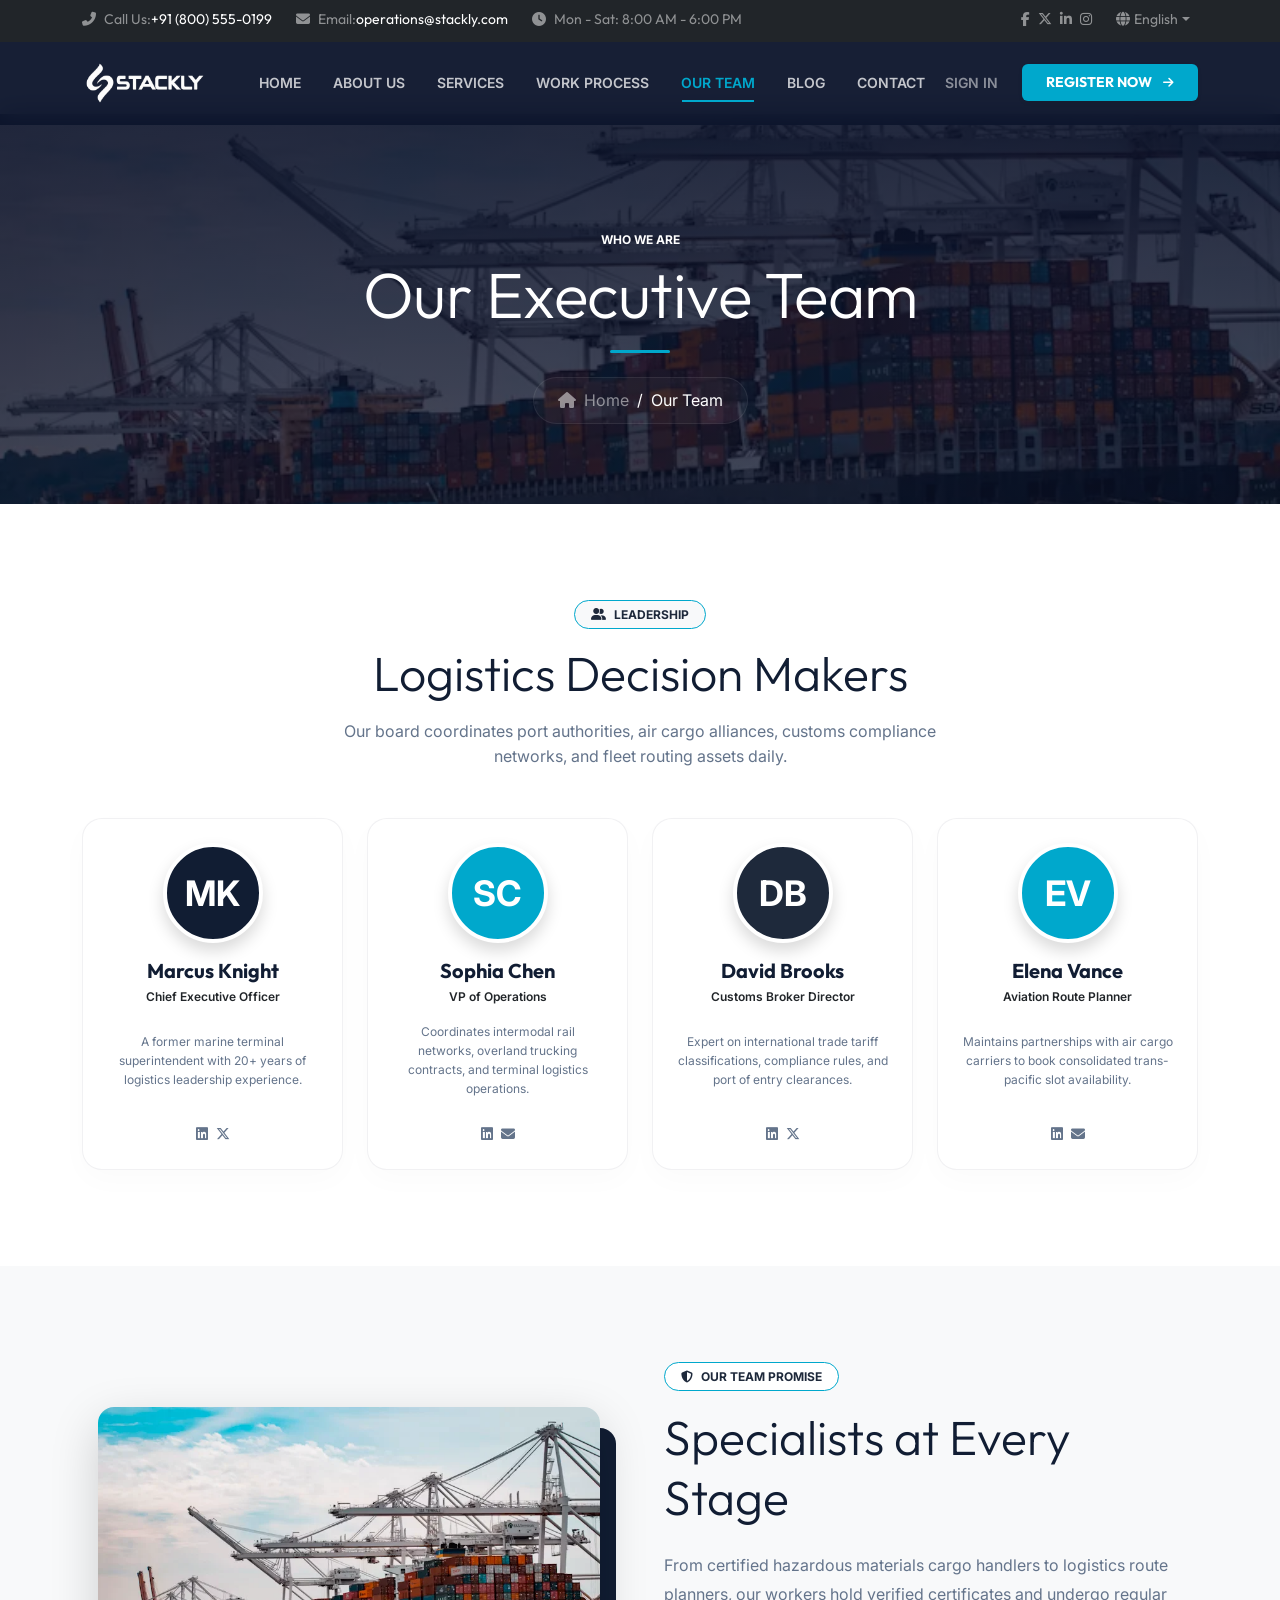
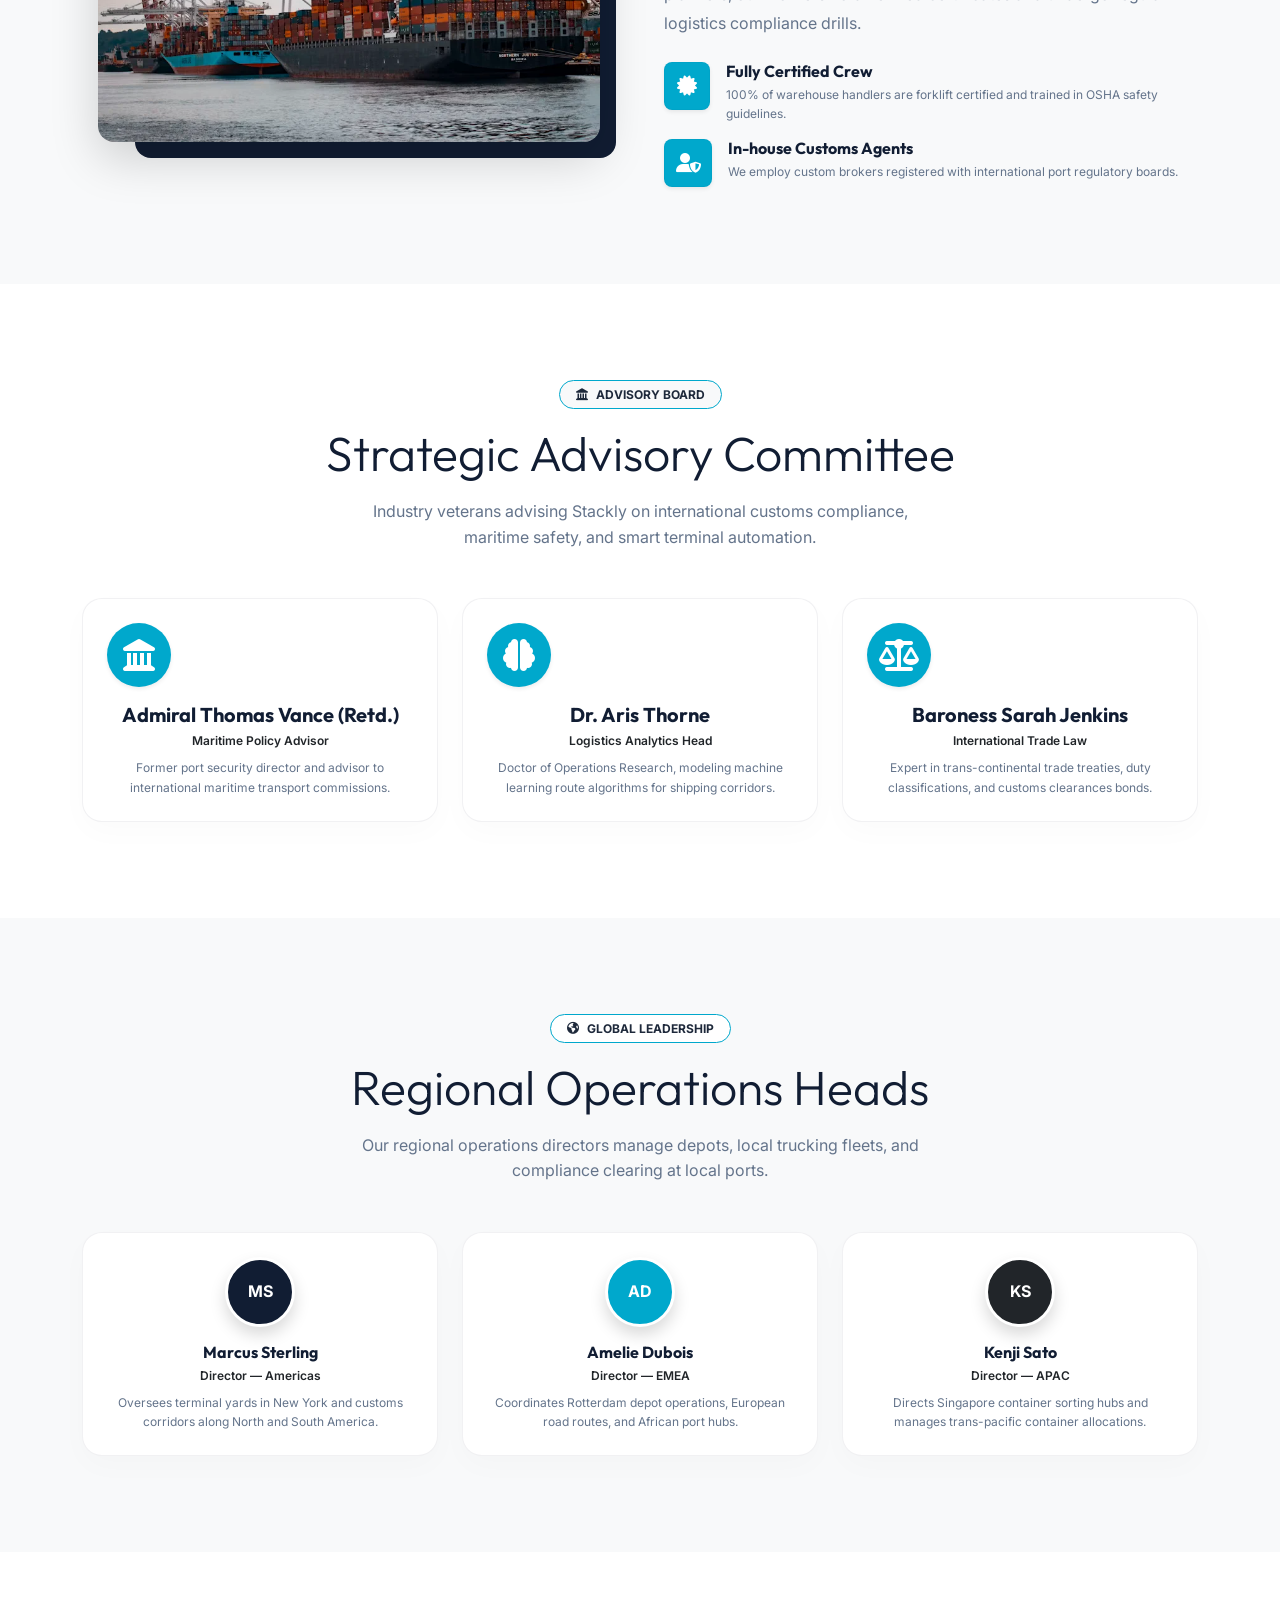
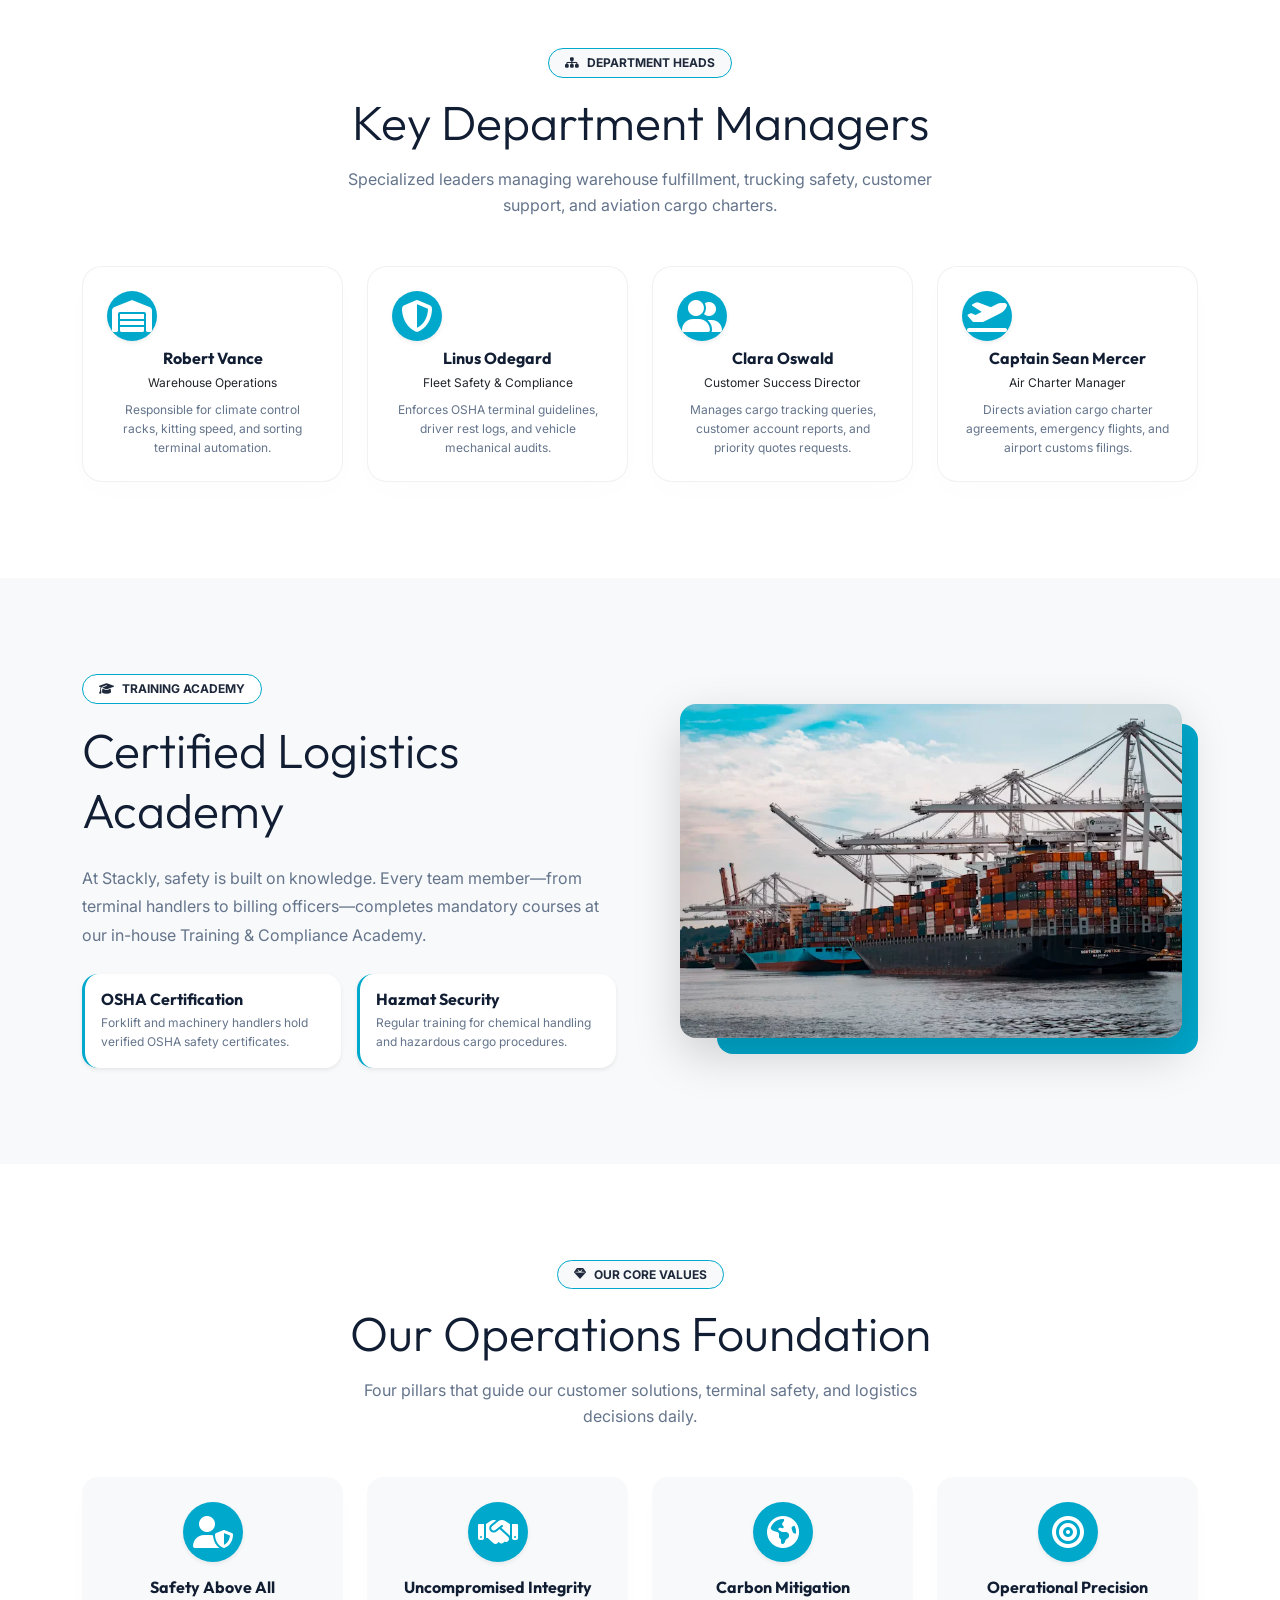
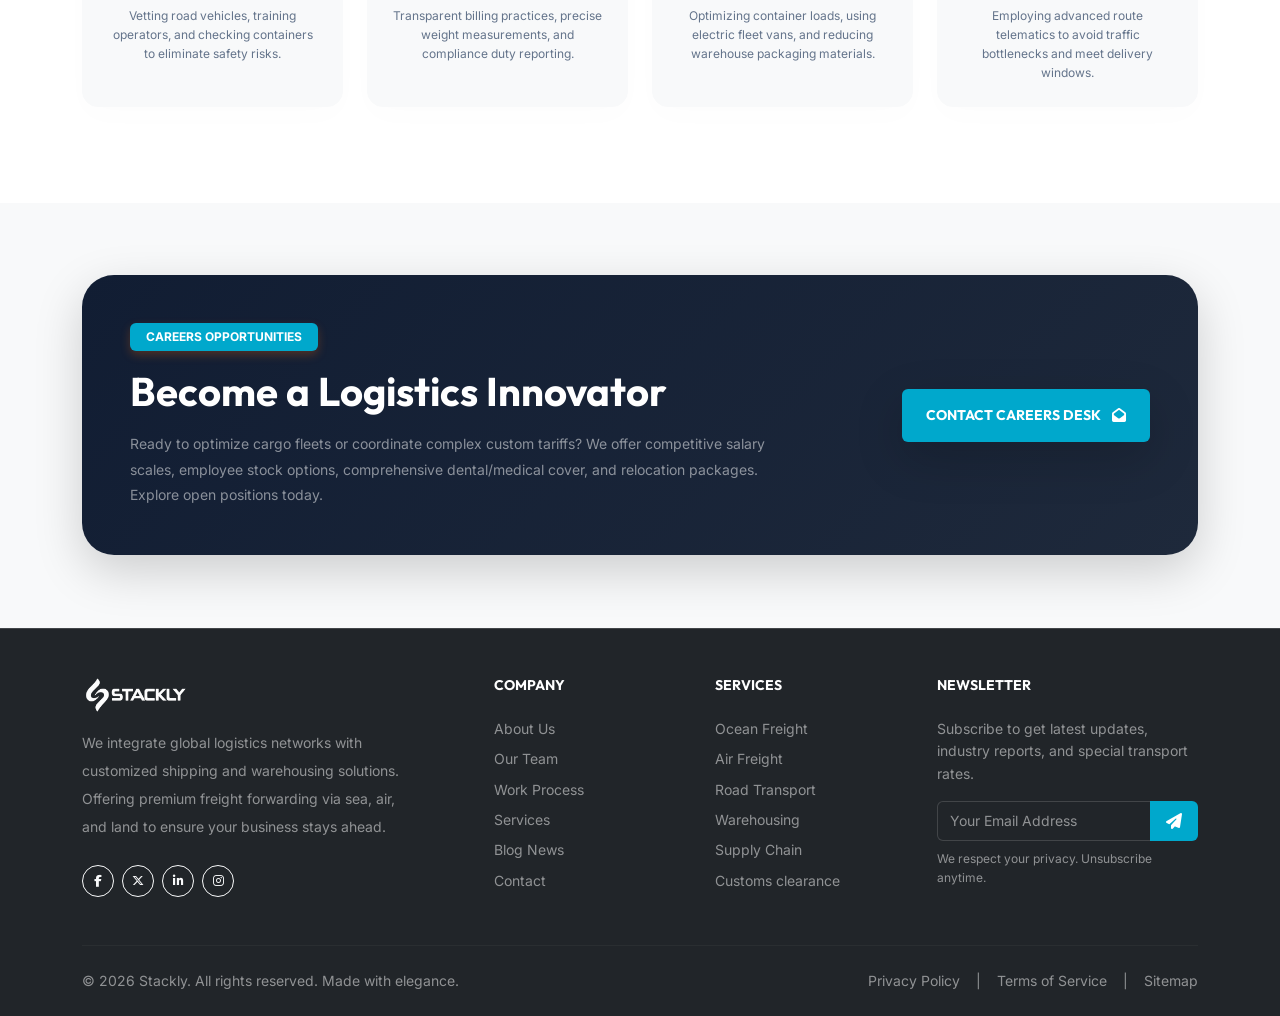
<file: pages/team.html>
<!doctype html>
<html lang="en">
  <head>
    <meta charset="UTF-8" />
    <meta name="viewport" content="width=device-width, initial-scale=1.0" />
    <meta
      name="description"
      content="Our Leadership Team - Meet the compliance experts, port operations directors, and logistics coordinators behind Stackly."
    />
    <title>Our Team - Stackly Logistics</title>
    <!-- Favicon -->
    <link
      rel="icon"
      type="image/webp"
      href="../assets/images/logoStackly.webp"
    />

    <!-- Bootstrap 5 CSS CDN -->
    <link
      href="https://cdn.jsdelivr.net/npm/bootstrap@5.3.2/dist/css/bootstrap.min.css"
      rel="stylesheet"
    />
    <!-- FontAwesome Icons CDN -->
    <link
      rel="stylesheet"
      href="https://cdnjs.cloudflare.com/ajax/libs/font-awesome/6.6.0/css/all.min.css"
    />
    <!-- Animate.css -->
    <link
      rel="stylesheet"
      href="https://cdnjs.cloudflare.com/ajax/libs/animate.css/4.1.1/animate.min.css"
    />
    <!-- Custom CSS -->
    <link rel="stylesheet" href="../assets/css/styles.css" />
  </head>
  <body class="bg-light">
    <!-- Header Placeholder -->
    <div id="header-placeholder"></div>

    <main>
      <!-- Page Breadcrumb Banner -->
      <section
        class="page-banner text-white text-center"
        style="
          background-image: url(&quot;../assets/images/home/home-case-card-img-3.webp&quot;);
        "
      >
        <div class="container position-relative z-3">
          <span
            class="text-uppercase tracking-widest text-accent fw-bold fs-8 mb-2 d-inline-block animate__animated animate__fadeIn"
            >WHO WE ARE</span
          >
          <h1
            class="display-3 fw-extrabold mb-3 text-white animate__animated animate__fadeInDown"
            style="letter-spacing: -0.5px; font-family: var(--font-heading)"
          >
            Our Executive Team
          </h1>
          <div
            class="mx-auto bg-accent animate__animated animate__zoomIn"
            style="
              width: 60px;
              height: 3px;
              border-radius: 2px;
              margin-bottom: 1.5rem;
            "
          ></div>
          <nav
            aria-label="breadcrumb"
            class="animate__animated animate__fadeInUp"
          >
            <ol
              class="breadcrumb justify-content-center mb-0"
              style="
                background: rgba(255, 255, 255, 0.03);
                backdrop-filter: blur(5px);
                display: inline-flex;
                padding: 0.6rem 1.5rem;
                border-radius: 30px;
                border: 1px solid rgba(255, 255, 255, 0.08);
              "
            >
              <li class="breadcrumb-item">
                <a
                  href="../index.html"
                  class="text-white-50 text-decoration-none hover-text-white transition"
                  ><i class="fas fa-home me-1"></i> Home</a
                >
              </li>
              <li class="breadcrumb-item text-white active" aria-current="page">
                Our Team
              </li>
            </ol>
          </nav>
        </div>
      </section>

      <!-- Team Members Grid -->
      <section class="section py-5 bg-white">
        <div class="container py-5">
          <div class="text-center mb-5">
            <div
              class="d-inline-flex align-items-center py-1 px-3 mb-3 bg-light border border-accent border-opacity-20 text-accent rounded-pill fs-8 fw-bold text-uppercase tracking-wider"
            >
              <i class="fas fa-user-friends me-2"></i> Leadership
            </div>
            <h2 class="text-primary fw-extrabold display-5 mb-3">
              Logistics Decision Makers
            </h2>
            <p class="text-secondary mx-auto fs-6" style="max-width: 600px">
              Our board coordinates port authorities, air cargo alliances,
              customs compliance networks, and fleet routing assets daily.
            </p>
          </div>

          <div class="row g-4 justify-content-center">
            <!-- Leader 1 -->
            <div class="col-lg-3 col-md-6">
              <div
                class="card border-0 bg-light rounded-4 text-center h-100 p-4 transition hover-grow"
                style="
                  box-shadow: 0 10px 30px rgba(11, 19, 43, 0.02) !important;
                "
              >
                <div
                  class="avatar-wrapper mb-3 mx-auto rounded-circle text-white d-flex align-items-center justify-content-center shadow"
                  style="
                    width: 100px;
                    height: 100px;
                    font-size: 2.2rem;
                    font-weight: 700;
                    background-color: var(--primary-color);
                    border: 4px solid #ffffff;
                  "
                >
                  MK
                </div>
                <h5 class="fw-bold mb-1 text-primary text-truncate">
                  Marcus Knight
                </h5>
                <p class="text-accent fs-8 fw-semibold mb-3">
                  Chief Executive Officer
                </p>
                <p class="text-secondary fs-8 mb-4" style="line-height: 1.6">
                  A former marine terminal superintendent with 20+ years of
                  logistics leadership experience.
                </p>
                <div
                  class="socials d-flex gap-2 justify-content-center fs-7 text-secondary mt-auto"
                >
                  <a
                    href="#"
                    class="text-secondary hover-text-accent transition"
                    ><i class="fab fa-linkedin"></i
                  ></a>
                  <a
                    href="#"
                    class="text-secondary hover-text-accent transition"
                    ><i class="fab fa-x-twitter"></i
                  ></a>
                </div>
              </div>
            </div>
            <!-- Leader 2 -->
            <div class="col-lg-3 col-md-6">
              <div
                class="card border-0 bg-light rounded-4 text-center h-100 p-4 transition hover-grow"
                style="
                  box-shadow: 0 10px 30px rgba(11, 19, 43, 0.02) !important;
                "
              >
                <div
                  class="avatar-wrapper mb-3 mx-auto rounded-circle text-white d-flex align-items-center justify-content-center shadow"
                  style="
                    width: 100px;
                    height: 100px;
                    font-size: 2.2rem;
                    font-weight: 700;
                    background-color: var(--secondary-color);
                    border: 4px solid #ffffff;
                  "
                >
                  SC
                </div>
                <h5 class="fw-bold mb-1 text-primary text-truncate">
                  Sophia Chen
                </h5>
                <p class="text-accent fs-8 fw-semibold mb-3">
                  VP of Operations
                </p>
                <p class="text-secondary fs-8 mb-4" style="line-height: 1.6">
                  Coordinates intermodal rail networks, overland trucking
                  contracts, and terminal logistics operations.
                </p>
                <div
                  class="socials d-flex gap-2 justify-content-center fs-7 text-secondary mt-auto"
                >
                  <a
                    href="#"
                    class="text-secondary hover-text-accent transition"
                    ><i class="fab fa-linkedin"></i
                  ></a>
                  <a
                    href="#"
                    class="text-secondary hover-text-accent transition"
                    ><i class="fas fa-envelope"></i
                  ></a>
                </div>
              </div>
            </div>
            <!-- Leader 3 -->
            <div class="col-lg-3 col-md-6">
              <div
                class="card border-0 bg-light rounded-4 text-center h-100 p-4 transition hover-grow"
                style="
                  box-shadow: 0 10px 30px rgba(11, 19, 43, 0.02) !important;
                "
              >
                <div
                  class="avatar-wrapper mb-3 mx-auto rounded-circle text-white d-flex align-items-center justify-content-center shadow"
                  style="
                    width: 100px;
                    height: 100px;
                    font-size: 2.2rem;
                    font-weight: 700;
                    background-color: #1e293b;
                    border: 4px solid #ffffff;
                  "
                >
                  DB
                </div>
                <h5 class="fw-bold mb-1 text-primary text-truncate">
                  David Brooks
                </h5>
                <p class="text-accent fs-8 fw-semibold mb-3">
                  Customs Broker Director
                </p>
                <p class="text-secondary fs-8 mb-4" style="line-height: 1.6">
                  Expert on international trade tariff classifications,
                  compliance rules, and port of entry clearances.
                </p>
                <div
                  class="socials d-flex gap-2 justify-content-center fs-7 text-secondary mt-auto"
                >
                  <a
                    href="#"
                    class="text-secondary hover-text-accent transition"
                    ><i class="fab fa-linkedin"></i
                  ></a>
                  <a
                    href="#"
                    class="text-secondary hover-text-accent transition"
                    ><i class="fab fa-x-twitter"></i
                  ></a>
                </div>
              </div>
            </div>
            <!-- Leader 4 -->
            <div class="col-lg-3 col-md-6">
              <div
                class="card border-0 bg-light rounded-4 text-center h-100 p-4 transition hover-grow"
                style="
                  box-shadow: 0 10px 30px rgba(11, 19, 43, 0.02) !important;
                "
              >
                <div
                  class="avatar-wrapper mb-3 mx-auto rounded-circle text-white d-flex align-items-center justify-content-center shadow"
                  style="
                    width: 100px;
                    height: 100px;
                    font-size: 2.2rem;
                    font-weight: 700;
                    background-color: var(--secondary-color);
                    border: 4px solid #ffffff;
                  "
                >
                  EV
                </div>
                <h5 class="fw-bold mb-1 text-primary text-truncate">
                  Elena Vance
                </h5>
                <p class="text-accent fs-8 fw-semibold mb-3">
                  Aviation Route Planner
                </p>
                <p class="text-secondary fs-8 mb-4" style="line-height: 1.6">
                  Maintains partnerships with air cargo carriers to book
                  consolidated trans-pacific slot availability.
                </p>
                <div
                  class="socials d-flex gap-2 justify-content-center fs-7 text-secondary mt-auto"
                >
                  <a
                    href="#"
                    class="text-secondary hover-text-accent transition"
                    ><i class="fab fa-linkedin"></i
                  ></a>
                  <a
                    href="#"
                    class="text-secondary hover-text-accent transition"
                    ><i class="fas fa-envelope"></i
                  ></a>
                </div>
              </div>
            </div>
          </div>
        </div>
      </section>

      <!-- Company Values Section -->
      <section class="section py-5 bg-light">
        <div class="container py-5">
          <div class="row align-items-center g-5">
            <div class="col-lg-6">
              <div class="position-relative p-3">
                <div
                  class="position-absolute bg-primary rounded-4 opacity-10 end-0 bottom-0"
                  style="width: 90%; height: 90%; z-index: 1"
                ></div>
                <img
                  src="../assets/images/home/home-case-card-img-3.webp"
                  alt="Supply Chain Teamwork"
                  class="img-fluid rounded-4 shadow-lg position-relative"
                  style="
                    z-index: 2;
                    transition: var(--transition-smooth);
                    transform-origin: center;
                  "
                  onmouseover="this.style.transform = 'scale(1.02)'"
                  onmouseout="this.style.transform = 'none'"
                />
              </div>
            </div>
            <div class="col-lg-6">
              <div
                class="d-inline-flex align-items-center py-1 px-3 mb-3 bg-white border border-accent border-opacity-20 text-accent rounded-pill fs-8 fw-bold text-uppercase tracking-wider"
              >
                <i class="fas fa-shield-alt me-2"></i> Our Team Promise
              </div>
              <h2
                class="text-primary fw-extrabold display-5 mb-4"
                style="line-height: 1.25"
              >
                Specialists at Every Stage
              </h2>
              <p class="text-secondary mb-4 fs-6" style="line-height: 1.8">
                From certified hazardous materials cargo handlers to logistics
                route planners, our workers hold verified certificates and
                undergo regular logistics compliance drills.
              </p>
              <div class="d-flex flex-column gap-3">
                <div class="d-inline-flex gap-3 align-items-start">
                  <span
                    class="d-inline-flex align-items-center justify-content-center bg-accent text-white rounded-3 shadow-sm fs-5"
                    style="
                      width: 48px;
                      height: 48px;
                      border: 1px solid rgba(11, 19, 43, 0.03);
                    "
                    ><i class="fas fa-certificate"></i
                  ></span>
                  <div>
                    <h6 class="fw-bold text-primary mb-1">
                      Fully Certified Crew
                    </h6>
                    <p class="text-secondary fs-8 mb-0">
                      100% of warehouse handlers are forklift certified and
                      trained in OSHA safety guidelines.
                    </p>
                  </div>
                </div>
                <div class="d-inline-flex gap-3 align-items-start">
                  <span
                    class="d-inline-flex align-items-center justify-content-center bg-accent text-white rounded-3 shadow-sm fs-5"
                    style="
                      width: 48px;
                      height: 48px;
                      border: 1px solid rgba(11, 19, 43, 0.03);
                    "
                    ><i class="fas fa-user-shield"></i
                  ></span>
                  <div>
                    <h6 class="fw-bold text-primary mb-1">
                      In-house Customs Agents
                    </h6>
                    <p class="text-secondary fs-8 mb-0">
                      We employ custom brokers registered with international
                      port regulatory boards.
                    </p>
                  </div>
                </div>
              </div>
            </div>
          </div>
        </div>
      </section>

      <!-- Section 1: Board of Advisory Directors -->
      <section class="section py-5 bg-white border-top border-light">
        <div class="container py-5">
          <div class="text-center mb-5">
            <div
              class="d-inline-flex align-items-center py-1 px-3 mb-3 bg-light border border-accent border-opacity-20 text-accent rounded-pill fs-8 fw-bold text-uppercase tracking-wider"
            >
              <i class="fas fa-landmark me-2"></i> Advisory Board
            </div>
            <h2 class="text-primary fw-extrabold display-5 mb-3">
              Strategic Advisory Committee
            </h2>
            <p class="text-secondary mx-auto fs-6" style="max-width: 600px">
              Industry veterans advising Stackly on international customs
              compliance, maritime safety, and smart terminal automation.
            </p>
          </div>
          <div class="row g-4 justify-content-center">
            <!-- Advisory 1 -->
            <div class="col-lg-4 col-md-6">
              <div
                class="card border-0 bg-light rounded-4 shadow-sm p-4 h-100 text-center transition hover-grow"
                style="
                  box-shadow: 0 10px 30px rgba(11, 19, 43, 0.02) !important;
                "
              >
                <span
                  class="d-inline-flex align-items-center justify-content-center bg-accent text-white rounded-circle fs-2 mb-3 shadow-sm"
                  style="width: 64px; height: 64px"
                  ><i class="fas fa-landmark"></i
                ></span>
                <h5 class="fw-bold text-primary mb-1">
                  Admiral Thomas Vance (Retd.)
                </h5>
                <p class="text-accent fs-8 fw-semibold mb-2">
                  Maritime Policy Advisor
                </p>
                <p class="text-secondary fs-8 mb-0" style="line-height: 1.6">
                  Former port security director and advisor to international
                  maritime transport commissions.
                </p>
              </div>
            </div>
            <!-- Advisory 2 -->
            <div class="col-lg-4 col-md-6">
              <div
                class="card border-0 bg-light rounded-4 shadow-sm p-4 h-100 text-center transition hover-grow"
                style="
                  box-shadow: 0 10px 30px rgba(11, 19, 43, 0.02) !important;
                "
              >
                <span
                  class="d-inline-flex align-items-center justify-content-center bg-accent text-white rounded-circle fs-2 mb-3 shadow-sm"
                  style="width: 64px; height: 64px"
                  ><i class="fas fa-brain"></i
                ></span>
                <h5 class="fw-bold text-primary mb-1">Dr. Aris Thorne</h5>
                <p class="text-accent fs-8 fw-semibold mb-2">
                  Logistics Analytics Head
                </p>
                <p class="text-secondary fs-8 mb-0" style="line-height: 1.6">
                  Doctor of Operations Research, modeling machine learning route
                  algorithms for shipping corridors.
                </p>
              </div>
            </div>
            <!-- Advisory 3 -->
            <div class="col-lg-4 col-md-6">
              <div
                class="card border-0 bg-light rounded-4 shadow-sm p-4 h-100 text-center transition hover-grow"
                style="
                  box-shadow: 0 10px 30px rgba(11, 19, 43, 0.02) !important;
                "
              >
                <span
                  class="d-inline-flex align-items-center justify-content-center bg-accent text-white rounded-circle fs-2 mb-3 shadow-sm"
                  style="width: 64px; height: 64px"
                  ><i class="fas fa-balance-scale"></i
                ></span>
                <h5 class="fw-bold text-primary mb-1">
                  Baroness Sarah Jenkins
                </h5>
                <p class="text-accent fs-8 fw-semibold mb-2">
                  International Trade Law
                </p>
                <p class="text-secondary fs-8 mb-0" style="line-height: 1.6">
                  Expert in trans-continental trade treaties, duty
                  classifications, and customs clearances bonds.
                </p>
              </div>
            </div>
          </div>
        </div>
      </section>

      <!-- Section 2: Regional Operations Directors -->
      <section class="section py-5 bg-light">
        <div class="container py-5">
          <div class="text-center mb-5">
            <div
              class="d-inline-flex align-items-center py-1 px-3 mb-3 bg-white border border-accent border-opacity-20 text-accent rounded-pill fs-8 fw-bold text-uppercase tracking-wider"
            >
              <i class="fas fa-globe-americas me-2"></i> Global Leadership
            </div>
            <h2 class="text-primary fw-extrabold display-5 mb-3">
              Regional Operations Heads
            </h2>
            <p class="text-secondary mx-auto fs-6" style="max-width: 600px">
              Our regional operations directors manage depots, local trucking
              fleets, and compliance clearing at local ports.
            </p>
          </div>
          <div class="row g-4 justify-content-center">
            <!-- Reg 1 -->
            <div class="col-lg-4 col-md-6">
              <div
                class="card p-4 bg-white rounded-4 shadow-sm border border-light text-center h-100 transition hover-grow"
                style="
                  box-shadow: 0 10px 30px rgba(11, 19, 43, 0.02) !important;
                "
              >
                <div
                  class="avatar-wrapper mb-3 mx-auto rounded-circle text-white bg-primary d-flex align-items-center justify-content-center shadow"
                  style="
                    width: 70px;
                    height: 70px;
                    font-weight: 700;
                    border: 3px solid #ffffff;
                  "
                >
                  MS
                </div>
                <h6 class="fw-bold text-primary mb-1">Marcus Sterling</h6>
                <p class="text-accent fs-8 fw-semibold mb-2">
                  Director — Americas
                </p>
                <p class="text-secondary fs-8 mb-0" style="line-height: 1.6">
                  Oversees terminal yards in New York and customs corridors
                  along North and South America.
                </p>
              </div>
            </div>
            <!-- Reg 2 -->
            <div class="col-lg-4 col-md-6">
              <div
                class="card p-4 bg-white rounded-4 shadow-sm border border-light text-center h-100 transition hover-grow"
                style="
                  box-shadow: 0 10px 30px rgba(11, 19, 43, 0.02) !important;
                "
              >
                <div
                  class="avatar-wrapper mb-3 mx-auto rounded-circle text-white bg-secondary d-flex align-items-center justify-content-center shadow"
                  style="
                    width: 70px;
                    height: 70px;
                    font-weight: 700;
                    border: 3px solid #ffffff;
                  "
                >
                  AD
                </div>
                <h6 class="fw-bold text-primary mb-1">Amelie Dubois</h6>
                <p class="text-accent fs-8 fw-semibold mb-2">Director — EMEA</p>
                <p class="text-secondary fs-8 mb-0" style="line-height: 1.6">
                  Coordinates Rotterdam depot operations, European road routes,
                  and African port hubs.
                </p>
              </div>
            </div>
            <!-- Reg 3 -->
            <div class="col-lg-4 col-md-6 text-center">
              <div
                class="card p-4 bg-white rounded-4 shadow-sm border border-light text-center h-100 transition hover-grow"
                style="
                  box-shadow: 0 10px 30px rgba(11, 19, 43, 0.02) !important;
                "
              >
                <div
                  class="avatar-wrapper mb-3 mx-auto rounded-circle text-white bg-dark d-flex align-items-center justify-content-center shadow"
                  style="
                    width: 70px;
                    height: 70px;
                    font-weight: 700;
                    border: 3px solid #ffffff;
                  "
                >
                  KS
                </div>
                <h6 class="fw-bold text-primary mb-1">Kenji Sato</h6>
                <p class="text-accent fs-8 fw-semibold mb-2">Director — APAC</p>
                <p class="text-secondary fs-8 mb-0" style="line-height: 1.6">
                  Directs Singapore container sorting hubs and manages
                  trans-pacific container allocations.
                </p>
              </div>
            </div>
          </div>
        </div>
      </section>

      <!-- Section 3: Department Heads Directory -->
      <section class="section py-5 bg-white">
        <div class="container py-5">
          <div class="text-center mb-5">
            <div
              class="d-inline-flex align-items-center py-1 px-3 mb-3 bg-light border border-accent border-opacity-20 text-accent rounded-pill fs-8 fw-bold text-uppercase tracking-wider"
            >
              <i class="fas fa-sitemap me-2"></i> Department Heads
            </div>
            <h2 class="text-primary fw-extrabold display-5 mb-3">
              Key Department Managers
            </h2>
            <p class="text-secondary mx-auto fs-6" style="max-width: 600px">
              Specialized leaders managing warehouse fulfillment, trucking
              safety, customer support, and aviation cargo charters.
            </p>
          </div>
          <div class="row g-4">
            <!-- Head 1 -->
            <div class="col-md-6 col-lg-3 text-center">
              <div
                class="card p-4 bg-light rounded-4 shadow-sm border border-light h-100 transition hover-grow"
                style="
                  box-shadow: 0 10px 30px rgba(11, 19, 43, 0.01) !important;
                "
              >
                <span
                  class="d-inline-flex align-items-center justify-content-center bg-accent text-white rounded-circle fs-2 mb-2 shadow-sm"
                  style="width: 50px; height: 50px"
                  ><i class="fas fa-warehouse"></i
                ></span>
                <h6 class="fw-bold text-primary mb-1">Robert Vance</h6>
                <p class="text-accent fs-8 mb-2">Warehouse Operations</p>
                <p class="text-secondary fs-8 mb-0" style="line-height: 1.6">
                  Responsible for climate control racks, kitting speed, and
                  sorting terminal automation.
                </p>
              </div>
            </div>
            <!-- Head 2 -->
            <div class="col-md-6 col-lg-3 text-center">
              <div
                class="card p-4 bg-light rounded-4 shadow-sm border border-light h-100 transition hover-grow"
                style="
                  box-shadow: 0 10px 30px rgba(11, 19, 43, 0.01) !important;
                "
              >
                <span
                  class="d-inline-flex align-items-center justify-content-center bg-accent text-white rounded-circle fs-2 mb-2 shadow-sm"
                  style="width: 50px; height: 50px"
                  ><i class="fas fa-shield-alt"></i
                ></span>
                <h6 class="fw-bold text-primary mb-1">Linus Odegard</h6>
                <p class="text-accent fs-8 mb-2">Fleet Safety & Compliance</p>
                <p class="text-secondary fs-8 mb-0" style="line-height: 1.6">
                  Enforces OSHA terminal guidelines, driver rest logs, and
                  vehicle mechanical audits.
                </p>
              </div>
            </div>
            <!-- Head 3 -->
            <div class="col-md-6 col-lg-3 text-center">
              <div
                class="card p-4 bg-light rounded-4 shadow-sm border border-light h-100 transition hover-grow"
                style="
                  box-shadow: 0 10px 30px rgba(11, 19, 43, 0.01) !important;
                "
              >
                <span
                  class="d-inline-flex align-items-center justify-content-center bg-accent text-white rounded-circle fs-2 mb-2 shadow-sm"
                  style="width: 50px; height: 50px"
                  ><i class="fas fa-user-friends"></i
                ></span>
                <h6 class="fw-bold text-primary mb-1">Clara Oswald</h6>
                <p class="text-accent fs-8 mb-2">Customer Success Director</p>
                <p class="text-secondary fs-8 mb-0" style="line-height: 1.6">
                  Manages cargo tracking queries, customer account reports, and
                  priority quotes requests.
                </p>
              </div>
            </div>
            <!-- Head 4 -->
            <div class="col-md-6 col-lg-3 text-center">
              <div
                class="card p-4 bg-light rounded-4 shadow-sm border border-light h-100 transition hover-grow"
                style="
                  box-shadow: 0 10px 30px rgba(11, 19, 43, 0.01) !important;
                "
              >
                <span
                  class="d-inline-flex align-items-center justify-content-center bg-accent text-white rounded-circle fs-2 mb-2 shadow-sm"
                  style="width: 50px; height: 50px"
                  ><i class="fas fa-plane-departure"></i
                ></span>
                <h6 class="fw-bold text-primary mb-1">Captain Sean Mercer</h6>
                <p class="text-accent fs-8 mb-2">Air Charter Manager</p>
                <p class="text-secondary fs-8 mb-0" style="line-height: 1.6">
                  Directs aviation cargo charter agreements, emergency flights,
                  and airport customs filings.
                </p>
              </div>
            </div>
          </div>
        </div>
      </section>

      <!-- Section 4: Training & Compliance Academy -->
      <section class="section py-5 bg-light">
        <div class="container py-5">
          <div class="row align-items-center g-5">
            <div class="col-lg-6">
              <div
                class="d-inline-flex align-items-center py-1 px-3 mb-3 bg-white border border-accent border-opacity-20 text-accent rounded-pill fs-8 fw-bold text-uppercase tracking-wider"
              >
                <i class="fas fa-graduation-cap me-2"></i> Training Academy
              </div>
              <h2
                class="text-primary fw-extrabold display-5 mb-4"
                style="line-height: 1.25"
              >
                Certified Logistics Academy
              </h2>
              <p class="text-secondary mb-4 fs-6" style="line-height: 1.8">
                At Stackly, safety is built on knowledge. Every team member—from
                terminal handlers to billing officers—completes mandatory
                courses at our in-house Training & Compliance Academy.
              </p>
              <div class="row g-3">
                <div class="col-6">
                  <div
                    class="p-3 bg-white rounded-4 shadow-sm border-start border-3 border-accent"
                  >
                    <h6 class="fw-bold text-primary mb-1">
                      OSHA Certification
                    </h6>
                    <p
                      class="text-secondary fs-8 mb-0"
                      style="line-height: 1.6"
                    >
                      Forklift and machinery handlers hold verified OSHA safety
                      certificates.
                    </p>
                  </div>
                </div>
                <div class="col-6">
                  <div
                    class="p-3 bg-white rounded-4 shadow-sm border-start border-3 border-accent"
                  >
                    <h6 class="fw-bold text-primary mb-1">Hazmat Security</h6>
                    <p
                      class="text-secondary fs-8 mb-0"
                      style="line-height: 1.6"
                    >
                      Regular training for chemical handling and hazardous cargo
                      procedures.
                    </p>
                  </div>
                </div>
              </div>
            </div>
            <div class="col-lg-6">
              <div class="position-relative p-3">
                <div
                  class="position-absolute bg-accent rounded-4 opacity-10 end-0 bottom-0"
                  style="width: 90%; height: 90%; z-index: 1"
                ></div>
                <img
                  src="../assets/images/home/home-case-card-img-3.webp"
                  alt="Employees in Logistics Training"
                  class="img-fluid rounded-4 shadow-lg position-relative"
                  style="
                    z-index: 2;
                    transition: var(--transition-smooth);
                    transform-origin: center;
                  "
                  onmouseover="this.style.transform = 'scale(1.02)'"
                  onmouseout="this.style.transform = 'none'"
                />
              </div>
            </div>
          </div>
        </div>
      </section>

      <!-- Section 5: Core Shared Values -->
      <section class="section py-5 bg-white">
        <div class="container py-5">
          <div class="text-center mb-5">
            <div
              class="d-inline-flex align-items-center py-1 px-3 mb-3 bg-light border border-accent border-opacity-20 text-accent rounded-pill fs-8 fw-bold text-uppercase tracking-wider"
            >
              <i class="fas fa-gem me-2"></i> Our Core Values
            </div>
            <h2 class="text-primary fw-extrabold display-5 mb-3">
              Our Operations Foundation
            </h2>
            <p class="text-secondary mx-auto fs-6" style="max-width: 600px">
              Four pillars that guide our customer solutions, terminal safety,
              and logistics decisions daily.
            </p>
          </div>
          <div class="row g-4">
            <!-- value 1 -->
            <div class="col-lg-3 col-sm-6">
              <div
                class="p-4 bg-light rounded-4 border border-light h-100 text-center transition hover-grow"
                style="
                  box-shadow: 0 10px 30px rgba(11, 19, 43, 0.01) !important;
                "
              >
                <span
                  class="d-inline-flex align-items-center justify-content-center bg-accent text-white rounded-circle fs-2 mb-3 shadow-sm"
                  style="width: 60px; height: 60px"
                  ><i class="fas fa-user-shield"></i
                ></span>
                <h6 class="fw-bold text-primary mb-2">Safety Above All</h6>
                <p class="text-secondary fs-8 mb-0" style="line-height: 1.6">
                  Vetting road vehicles, training operators, and checking
                  containers to eliminate safety risks.
                </p>
              </div>
            </div>
            <!-- value 2 -->
            <div class="col-lg-3 col-sm-6">
              <div
                class="p-4 bg-light rounded-4 border border-light h-100 text-center transition hover-grow"
                style="
                  box-shadow: 0 10px 30px rgba(11, 19, 43, 0.01) !important;
                "
              >
                <span
                  class="d-inline-flex align-items-center justify-content-center bg-accent text-white rounded-circle fs-2 mb-3 shadow-sm"
                  style="width: 60px; height: 60px"
                  ><i class="fas fa-handshake"></i
                ></span>
                <h6 class="fw-bold text-primary mb-2">
                  Uncompromised Integrity
                </h6>
                <p class="text-secondary fs-8 mb-0" style="line-height: 1.6">
                  Transparent billing practices, precise weight measurements,
                  and compliance duty reporting.
                </p>
              </div>
            </div>
            <!-- value 3 -->
            <div class="col-lg-3 col-sm-6">
              <div
                class="p-4 bg-light rounded-4 border border-light h-100 text-center transition hover-grow"
                style="
                  box-shadow: 0 10px 30px rgba(11, 19, 43, 0.01) !important;
                "
              >
                <span
                  class="d-inline-flex align-items-center justify-content-center bg-accent text-white rounded-circle fs-2 mb-3 shadow-sm"
                  style="width: 60px; height: 60px"
                  ><i class="fas fa-globe-americas"></i
                ></span>
                <h6 class="fw-bold text-primary mb-2">Carbon Mitigation</h6>
                <p class="text-secondary fs-8 mb-0" style="line-height: 1.6">
                  Optimizing container loads, using electric fleet vans, and
                  reducing warehouse packaging materials.
                </p>
              </div>
            </div>
            <!-- value 4 -->
            <div class="col-lg-3 col-sm-6">
              <div
                class="p-4 bg-light rounded-4 border border-light h-100 text-center transition hover-grow"
                style="
                  box-shadow: 0 10px 30px rgba(11, 19, 43, 0.01) !important;
                "
              >
                <span
                  class="d-inline-flex align-items-center justify-content-center bg-accent text-white rounded-circle fs-2 mb-3 shadow-sm"
                  style="width: 60px; height: 60px"
                  ><i class="fas fa-bullseye"></i
                ></span>
                <h6 class="fw-bold text-primary mb-2">Operational Precision</h6>
                <p class="text-secondary fs-8 mb-0" style="line-height: 1.6">
                  Employing advanced route telematics to avoid traffic
                  bottlenecks and meet delivery windows.
                </p>
              </div>
            </div>
          </div>
        </div>
      </section>

      <!-- Section 6: Join Us / Career Recruitment Banner -->
      <section class="section py-5 bg-light border-bottom border-light">
        <div class="container py-4">
          <div
            class="p-5 text-white rounded-5 shadow-lg border-0 position-relative overflow-hidden"
            style="
              background: linear-gradient(
                135deg,
                var(--primary-color) 0%,
                #1e293b 100%
              );
            "
          >
            <div class="row align-items-center g-4 position-relative z-3">
              <div class="col-lg-8">
                <span
                  class="badge bg-accent text-white py-2 px-3 mb-3 text-uppercase tracking-wider fs-8"
                  style="box-shadow: 0 4px 10px rgba(255, 107, 0, 0.25)"
                  >Careers Opportunities</span
                >
                <h3
                  class="fw-bold text-white display-6 mb-3"
                  style="font-family: var(--font-heading)"
                >
                  Become a Logistics Innovator
                </h3>
                <p class="text-white-50 fs-7 mb-0" style="line-height: 1.8">
                  Ready to optimize cargo fleets or coordinate complex custom
                  tariffs? We offer competitive salary scales, employee stock
                  options, comprehensive dental/medical cover, and relocation
                  packages. Explore open positions today.
                </p>
              </div>
              <div class="col-lg-4 text-lg-end">
                <a
                  href="#"
                  class="btn btn-accent px-4 py-3 text-uppercase fw-bold fs-7 tracking-wide hover-grow shadow-lg"
                  >Contact Careers Desk <i class="fas fa-envelope-open ms-2"></i
                ></a>
              </div>
            </div>
          </div>
        </div>
      </section>
    </main>

    <!-- Footer Placeholder -->
    <div id="footer-placeholder"></div>

    <!-- Scroll To Top Button -->
    <a href="#" id="scrollUp"><i class="fas fa-chevron-up"></i></a>

    <!-- Bootstrap 5 JS CDN with Popper -->
    <script src="https://cdn.jsdelivr.net/npm/bootstrap@5.3.2/dist/js/bootstrap.bundle.min.js"></script>
    <!-- Custom Scripts -->
    <script src="../assets/js/script.js"></script>
  </body>
</html>
</file>
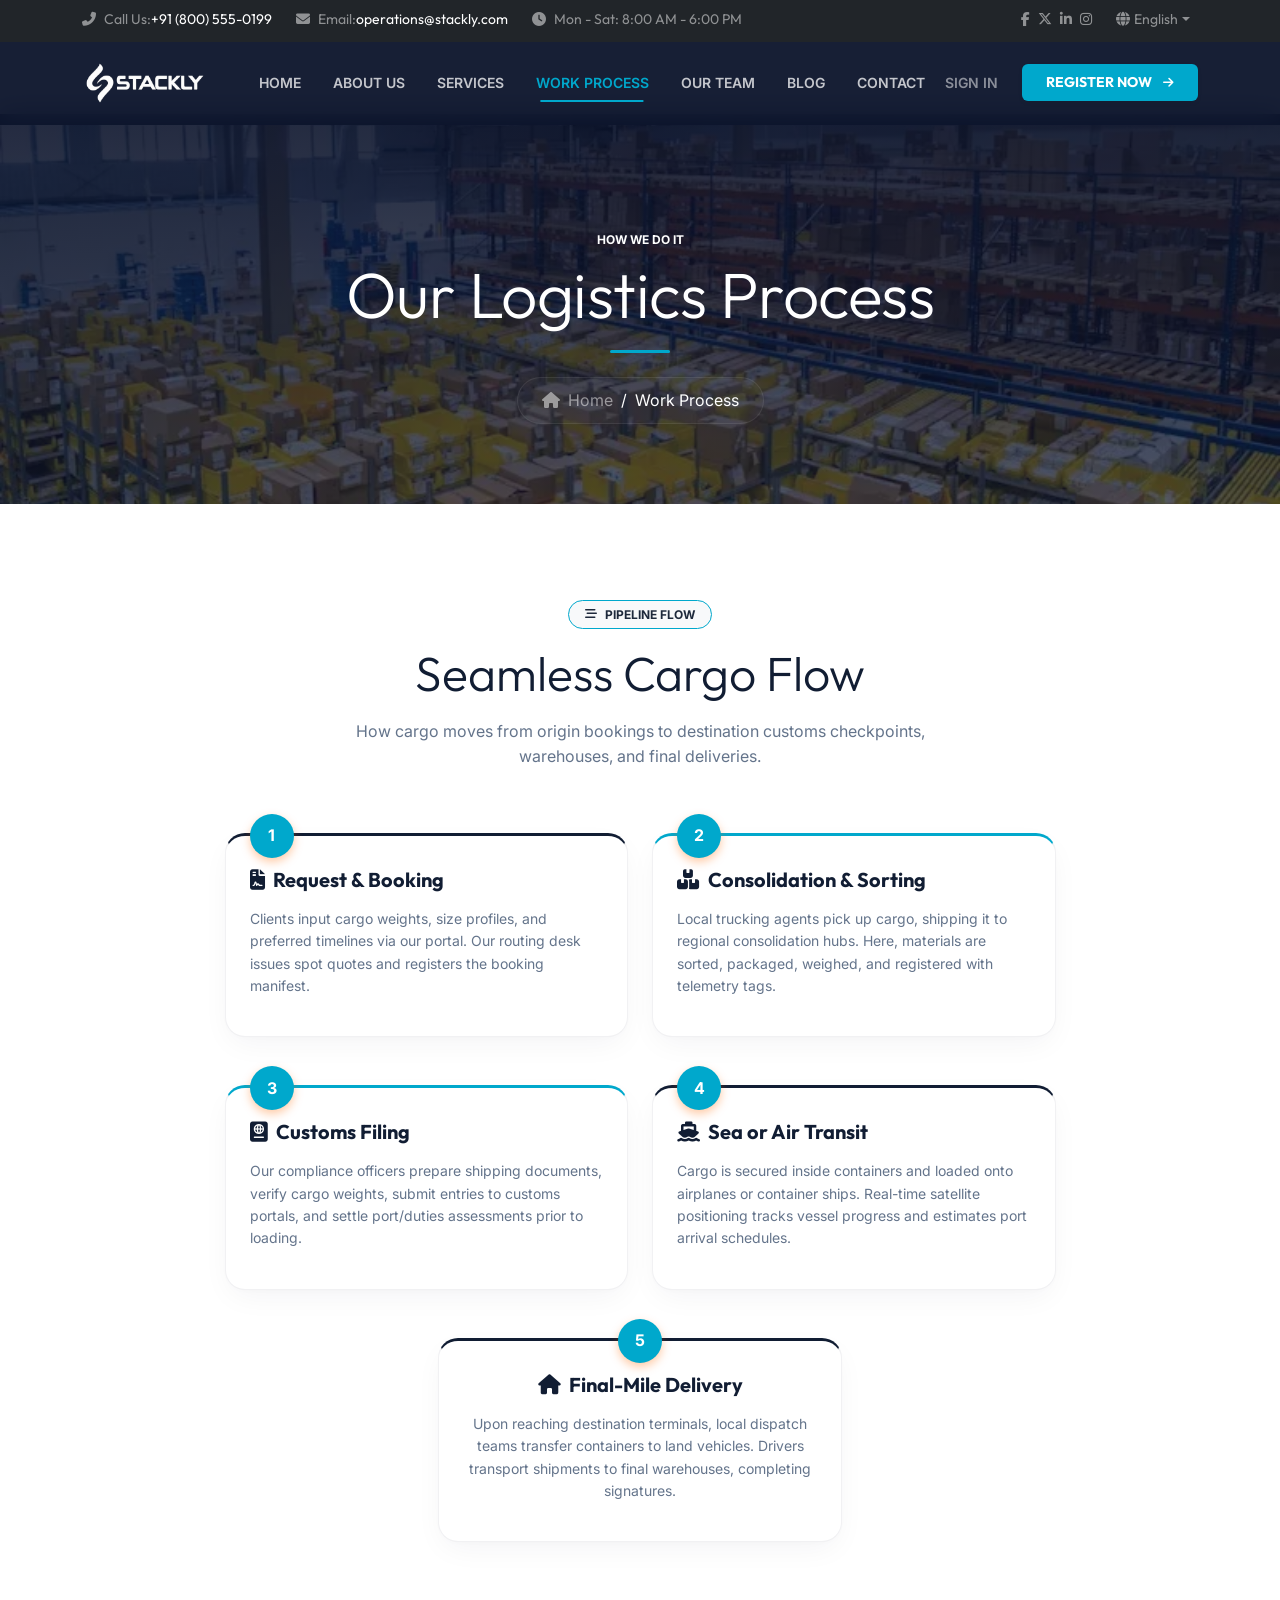
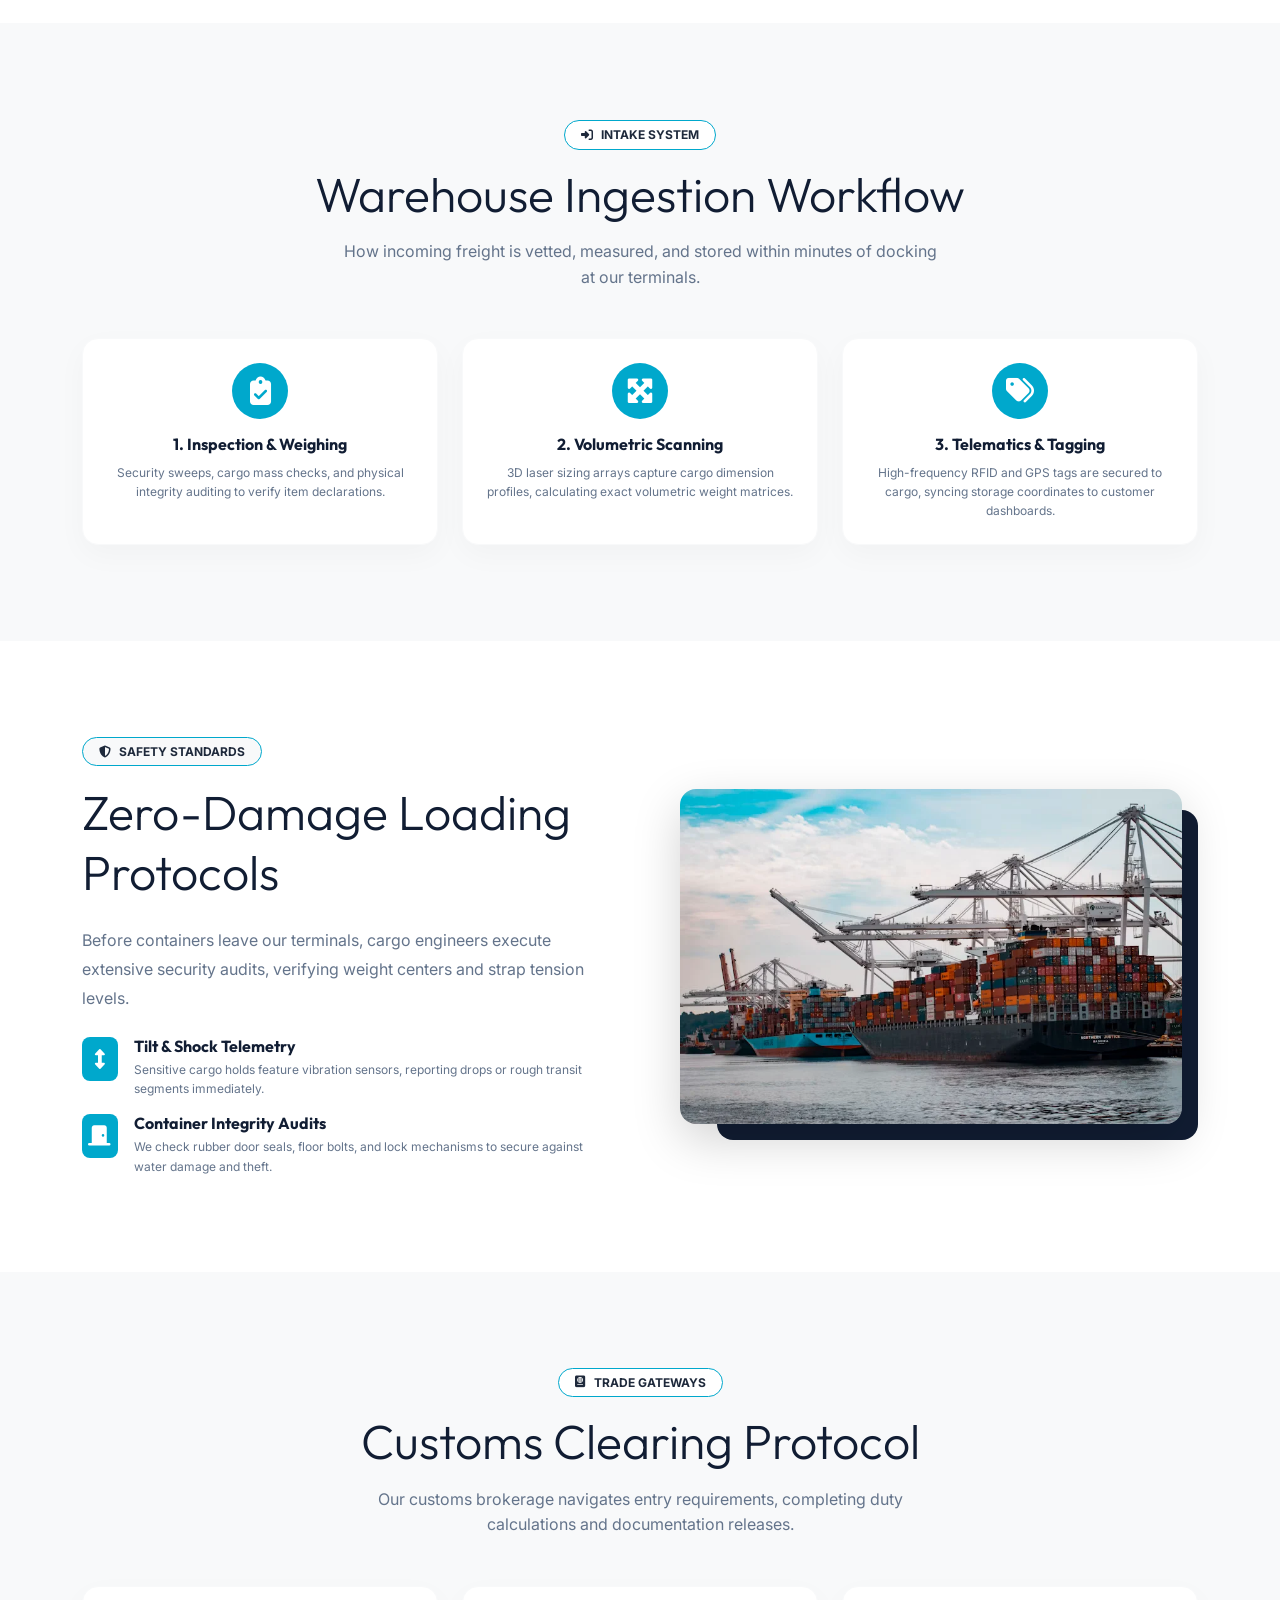
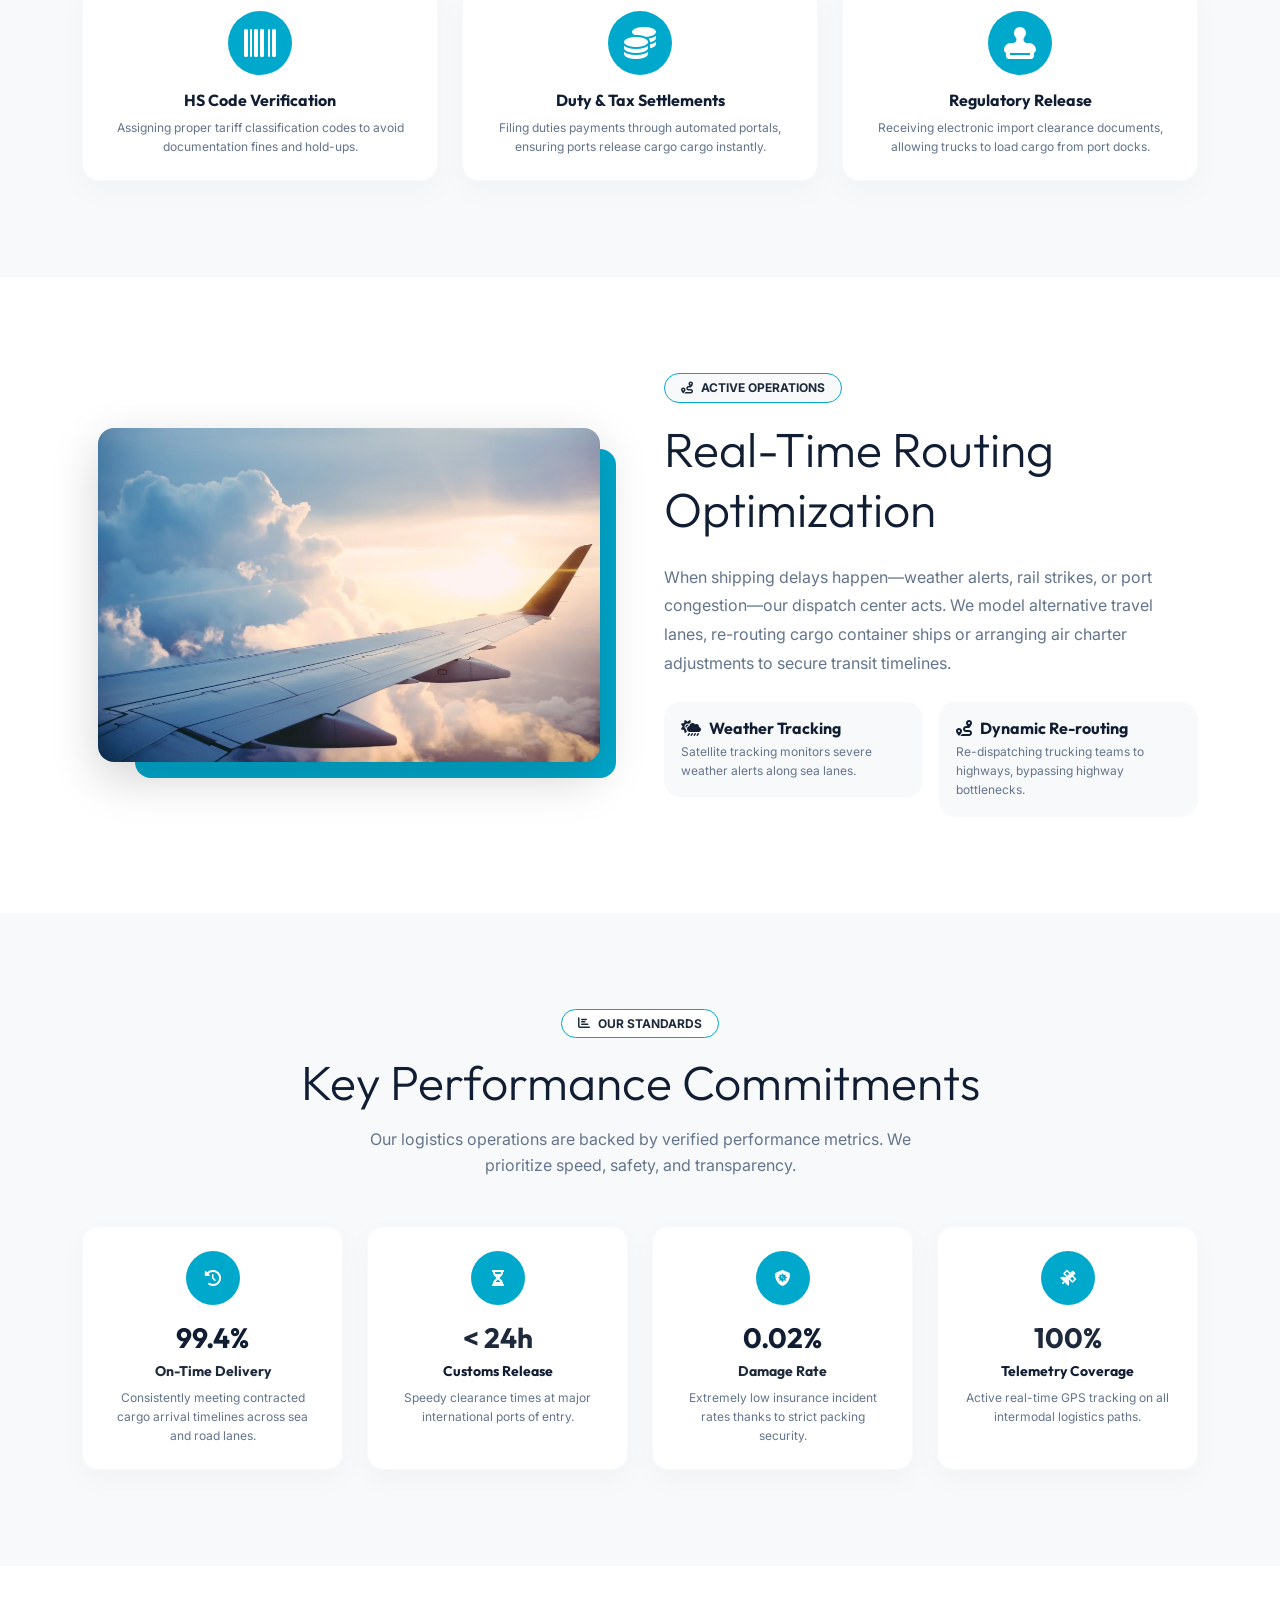
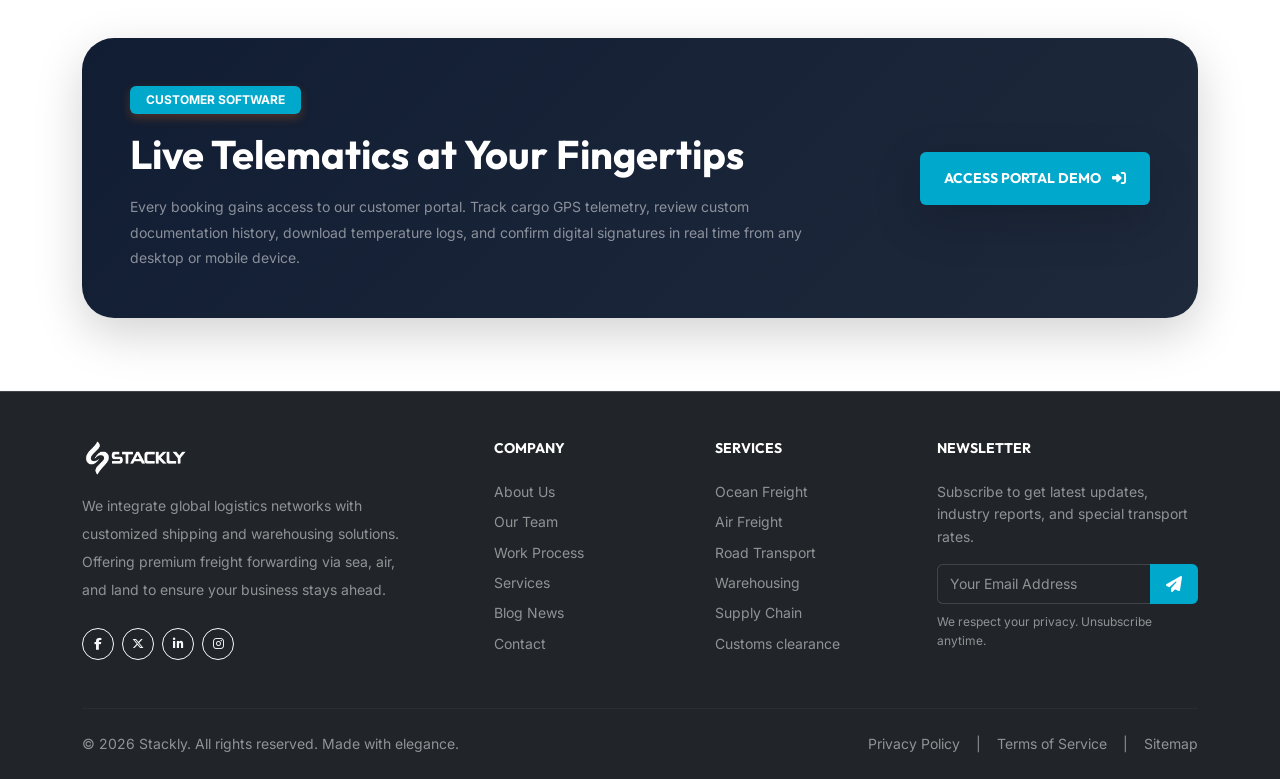
<file: pages/work-process.html>
<!doctype html>
<html lang="en">
  <head>
    <meta charset="UTF-8" />
    <meta name="viewport" content="width=device-width, initial-scale=1.0" />
    <meta
      name="description"
      content="Logistics Work Process - Learn how Stackly tracks, processes, clears, and delivers your cargo shipments step-by-step."
    />
    <title>Work Process - Stackly Logistics</title>
    <!-- Favicon -->
    <link
      rel="icon"
      type="image/webp"
      href="../assets/images/logoStackly.webp"
    />

    <!-- Bootstrap 5 CSS CDN -->
    <link
      href="https://cdn.jsdelivr.net/npm/bootstrap@5.3.2/dist/css/bootstrap.min.css"
      rel="stylesheet"
    />
    <!-- FontAwesome Icons CDN -->
    <link
      rel="stylesheet"
      href="https://cdnjs.cloudflare.com/ajax/libs/font-awesome/6.6.0/css/all.min.css"
    />
    <!-- Animate.css -->
    <link
      rel="stylesheet"
      href="https://cdnjs.cloudflare.com/ajax/libs/animate.css/4.1.1/animate.min.css"
    />
    <!-- Custom CSS -->
    <link rel="stylesheet" href="../assets/css/styles.css" />
  </head>
  <body class="bg-light">
    <!-- Header Placeholder -->
    <div id="header-placeholder"></div>

    <main>
      <!-- Page Breadcrumb Banner -->
      <section
        class="page-banner text-white text-center"
        style="
          background-image: url(&quot;../assets/images/home/home-case-card-img-2.webp&quot;);
        "
      >
        <div class="container position-relative z-3">
          <span
            class="text-uppercase tracking-widest text-accent fw-bold fs-8 mb-2 d-inline-block animate__animated animate__fadeIn"
            >HOW WE DO IT</span
          >
          <h1
            class="display-3 fw-extrabold mb-3 text-white animate__animated animate__fadeInDown"
            style="letter-spacing: -0.5px; font-family: var(--font-heading)"
          >
            Our Logistics Process
          </h1>
          <div
            class="mx-auto bg-accent animate__animated animate__zoomIn"
            style="
              width: 60px;
              height: 3px;
              border-radius: 2px;
              margin-bottom: 1.5rem;
            "
          ></div>
          <nav
            aria-label="breadcrumb"
            class="animate__animated animate__fadeInUp"
          >
            <ol
              class="breadcrumb justify-content-center mb-0"
              style="
                background: rgba(255, 255, 255, 0.03);
                backdrop-filter: blur(5px);
                display: inline-flex;
                padding: 0.6rem 1.5rem;
                border-radius: 30px;
                border: 1px solid rgba(255, 255, 255, 0.08);
              "
            >
              <li class="breadcrumb-item">
                <a
                  href="../index.html"
                  class="text-white-50 text-decoration-none hover-text-white transition"
                  ><i class="fas fa-home me-1"></i> Home</a
                >
              </li>
              <li class="breadcrumb-item text-white active" aria-current="page">
                Work Process
              </li>
            </ol>
          </nav>
        </div>
      </section>

      <!-- Pipeline Timeline Section -->
      <section class="section py-5 bg-white">
        <div class="container py-5">
          <div class="text-center mb-5">
            <div
              class="d-inline-flex align-items-center py-1 px-3 mb-3 bg-light border border-accent border-opacity-20 text-accent rounded-pill fs-8 fw-bold text-uppercase tracking-wider"
            >
              <i class="fas fa-stream me-2"></i> Pipeline Flow
            </div>
            <h2 class="text-primary fw-extrabold display-5 mb-3">
              Seamless Cargo Flow
            </h2>
            <p class="text-secondary mx-auto fs-6" style="max-width: 600px">
              How cargo moves from origin bookings to destination customs
              checkpoints, warehouses, and final deliveries.
            </p>
          </div>

          <div class="row justify-content-center">
            <div class="col-lg-9">
              <!-- Horizontal/Vertical process grid -->
              <div class="row g-4 position-relative">
                <!-- Step 1 -->
                <div class="col-md-6 mb-4">
                  <div
                    class="card p-4 bg-white rounded-4 shadow-sm border border-light position-relative transition hover-grow"
                    style="
                      border-top: 3px solid var(--primary-color) !important;
                      margin-top: 15px;
                      overflow: visible !important;
                    "
                  >
                    <div
                      class="position-absolute bg-accent text-white fw-bold d-flex align-items-center justify-content-center rounded-circle shadow"
                      style="
                        width: 44px;
                        height: 44px;
                        top: -22px;
                        left: 24px;
                        box-shadow: 0 4px 10px rgba(255, 107, 0, 0.35) !important;
                      "
                    >
                      1
                    </div>
                    <h5 class="fw-bold text-primary mb-3 mt-2">
                      <i class="fas fa-file-contract me-2 text-accent"></i
                      >Request & Booking
                    </h5>
                    <p
                      class="text-secondary fs-7 mb-0"
                      style="line-height: 1.6"
                    >
                      Clients input cargo weights, size profiles, and preferred
                      timelines via our portal. Our routing desk issues spot
                      quotes and registers the booking manifest.
                    </p>
                  </div>
                </div>
                <!-- Step 2 -->
                <div class="col-md-6 mb-4">
                  <div
                    class="card p-4 bg-white rounded-4 shadow-sm border border-light position-relative transition hover-grow"
                    style="
                      border-top: 3px solid var(--secondary-color) !important;
                      margin-top: 15px;
                      overflow: visible !important;
                    "
                  >
                    <div
                      class="position-absolute bg-accent text-white fw-bold d-flex align-items-center justify-content-center rounded-circle shadow"
                      style="
                        width: 44px;
                        height: 44px;
                        top: -22px;
                        left: 24px;
                        box-shadow: 0 4px 10px rgba(255, 107, 0, 0.35) !important;
                      "
                    >
                      2
                    </div>
                    <h5 class="fw-bold text-primary mb-3 mt-2">
                      <i class="fas fa-boxes me-2 text-accent"></i>Consolidation
                      & Sorting
                    </h5>
                    <p
                      class="text-secondary fs-7 mb-0"
                      style="line-height: 1.6"
                    >
                      Local trucking agents pick up cargo, shipping it to
                      regional consolidation hubs. Here, materials are sorted,
                      packaged, weighed, and registered with telemetry tags.
                    </p>
                  </div>
                </div>
                <!-- Step 3 -->
                <div class="col-md-6 mb-4">
                  <div
                    class="card p-4 bg-white rounded-4 shadow-sm border border-light position-relative transition hover-grow"
                    style="
                      border-top: 3px solid var(--secondary-color) !important;
                      margin-top: 15px;
                      overflow: visible !important;
                    "
                  >
                    <div
                      class="position-absolute bg-accent text-white fw-bold d-flex align-items-center justify-content-center rounded-circle shadow"
                      style="
                        width: 44px;
                        height: 44px;
                        top: -22px;
                        left: 24px;
                        box-shadow: 0 4px 10px rgba(255, 107, 0, 0.35) !important;
                      "
                    >
                      3
                    </div>
                    <h5 class="fw-bold text-primary mb-3 mt-2">
                      <i class="fas fa-passport me-2 text-accent"></i>Customs
                      Filing
                    </h5>
                    <p
                      class="text-secondary fs-7 mb-0"
                      style="line-height: 1.6"
                    >
                      Our compliance officers prepare shipping documents, verify
                      cargo weights, submit entries to customs portals, and
                      settle port/duties assessments prior to loading.
                    </p>
                  </div>
                </div>
                <!-- Step 4 -->
                <div class="col-md-6 mb-4">
                  <div
                    class="card p-4 bg-white rounded-4 shadow-sm border border-light position-relative transition hover-grow"
                    style="
                      border-top: 3px solid var(--primary-color) !important;
                      margin-top: 15px;
                      overflow: visible !important;
                    "
                  >
                    <div
                      class="position-absolute bg-accent text-white fw-bold d-flex align-items-center justify-content-center rounded-circle shadow"
                      style="
                        width: 44px;
                        height: 44px;
                        top: -22px;
                        left: 24px;
                        box-shadow: 0 4px 10px rgba(255, 107, 0, 0.35) !important;
                      "
                    >
                      4
                    </div>
                    <h5 class="fw-bold text-primary mb-3 mt-2">
                      <i class="fas fa-ship me-2 text-accent"></i>Sea or Air
                      Transit
                    </h5>
                    <p
                      class="text-secondary fs-7 mb-0"
                      style="line-height: 1.6"
                    >
                      Cargo is secured inside containers and loaded onto
                      airplanes or container ships. Real-time satellite
                      positioning tracks vessel progress and estimates port
                      arrival schedules.
                    </p>
                  </div>
                </div>
                <!-- Step 5 -->
                <div class="col-md-6 offset-md-3">
                  <div
                    class="card p-4 bg-white rounded-4 shadow-sm border border-light position-relative text-center transition hover-grow"
                    style="
                      border-top: 3px solid var(--primary-color) !important;
                      margin-top: 15px;
                      overflow: visible !important;
                    "
                  >
                    <div
                      class="position-absolute bg-accent text-white fw-bold d-flex align-items-center justify-content-center rounded-circle shadow"
                      style="
                        width: 44px;
                        height: 44px;
                        top: -22px;
                        left: 50%;
                        transform: translateX(-50%);
                        box-shadow: 0 4px 10px rgba(255, 107, 0, 0.35) !important;
                      "
                    >
                      5
                    </div>
                    <h5 class="fw-bold text-primary mb-3 mt-2">
                      <i class="fas fa-home me-2 text-accent"></i>Final-Mile
                      Delivery
                    </h5>
                    <p
                      class="text-secondary fs-7 mb-0"
                      style="line-height: 1.6"
                    >
                      Upon reaching destination terminals, local dispatch teams
                      transfer containers to land vehicles. Drivers transport
                      shipments to final warehouses, completing signatures.
                    </p>
                  </div>
                </div>
              </div>
            </div>
          </div>
        </div>
      </section>

      <!-- Section 1: Warehouse Intake Flow -->
      <section class="section py-5 bg-light border-top border-light">
        <div class="container py-5">
          <div class="text-center mb-5">
            <div
              class="d-inline-flex align-items-center py-1 px-3 mb-3 bg-white border border-accent border-opacity-20 text-accent rounded-pill fs-8 fw-bold text-uppercase tracking-wider"
            >
              <i class="fas fa-sign-in-alt me-2"></i> Intake System
            </div>
            <h2 class="text-primary fw-extrabold display-5 mb-3">
              Warehouse Ingestion Workflow
            </h2>
            <p class="text-secondary mx-auto fs-6" style="max-width: 600px">
              How incoming freight is vetted, measured, and stored within
              minutes of docking at our terminals.
            </p>
          </div>
          <div class="row g-4">
            <!-- Step 1 -->
            <div class="col-md-4">
              <div
                class="p-4 bg-white rounded-4 shadow-sm border border-light h-100 text-center transition hover-grow"
                style="
                  box-shadow: 0 10px 30px rgba(11, 19, 43, 0.03) !important;
                "
              >
                <span
                  class="d-inline-flex align-items-center justify-content-center bg-accent bg-opacity-10 text-white rounded-circle fs-3 mb-3"
                  style="width: 56px; height: 56px"
                  ><i class="fas fa-clipboard-check"></i
                ></span>
                <h6 class="fw-bold text-primary mb-2">
                  1. Inspection & Weighing
                </h6>
                <p class="text-secondary fs-8 mb-0" style="line-height: 1.6">
                  Security sweeps, cargo mass checks, and physical integrity
                  auditing to verify item declarations.
                </p>
              </div>
            </div>
            <!-- Step 2 -->
            <div class="col-md-4">
              <div
                class="p-4 bg-white rounded-4 shadow-sm border border-light h-100 text-center transition hover-grow"
                style="
                  box-shadow: 0 10px 30px rgba(11, 19, 43, 0.03) !important;
                "
              >
                <span
                  class="d-inline-flex align-items-center justify-content-center bg-accent bg-opacity-10 text-white rounded-circle fs-3 mb-3"
                  style="width: 56px; height: 56px"
                  ><i class="fas fa-expand-arrows-alt"></i
                ></span>
                <h6 class="fw-bold text-primary mb-2">
                  2. Volumetric Scanning
                </h6>
                <p class="text-secondary fs-8 mb-0" style="line-height: 1.6">
                  3D laser sizing arrays capture cargo dimension profiles,
                  calculating exact volumetric weight matrices.
                </p>
              </div>
            </div>
            <!-- Step 3 -->
            <div class="col-md-4">
              <div
                class="p-4 bg-white rounded-4 shadow-sm border border-light h-100 text-center transition hover-grow"
                style="
                  box-shadow: 0 10px 30px rgba(11, 19, 43, 0.03) !important;
                "
              >
                <span
                  class="d-inline-flex align-items-center justify-content-center bg-accent bg-opacity-10 text-white rounded-circle fs-3 mb-3"
                  style="width: 56px; height: 56px"
                  ><i class="fas fa-tags"></i
                ></span>
                <h6 class="fw-bold text-primary mb-2">
                  3. Telematics & Tagging
                </h6>
                <p class="text-secondary fs-8 mb-0" style="line-height: 1.6">
                  High-frequency RFID and GPS tags are secured to cargo, syncing
                  storage coordinates to customer dashboards.
                </p>
              </div>
            </div>
          </div>
        </div>
      </section>

      <!-- Section 2: Quality & Safety Audits -->
      <section class="section py-5 bg-white">
        <div class="container py-5">
          <div class="row align-items-center g-5">
            <div class="col-lg-6">
              <div
                class="d-inline-flex align-items-center py-1 px-3 mb-3 bg-light border border-accent border-opacity-20 text-accent rounded-pill fs-8 fw-bold text-uppercase tracking-wider"
              >
                <i class="fas fa-shield-alt me-2"></i> Safety Standards
              </div>
              <h2
                class="text-primary fw-extrabold display-5 mb-4"
                style="line-height: 1.25"
              >
                Zero-Damage Loading Protocols
              </h2>
              <p class="text-secondary mb-4 fs-6" style="line-height: 1.8">
                Before containers leave our terminals, cargo engineers execute
                extensive security audits, verifying weight centers and strap
                tension levels.
              </p>
              <div class="d-flex flex-column gap-3">
                <div class="d-inline-flex gap-3 align-items-start">
                  <span
                    class="d-inline-flex align-items-center justify-content-center bg-accent bg-opacity-10 text-white rounded-3 fs-5"
                    style="width: 44px; height: 44px"
                    ><i class="fas fa-arrows-alt-v"></i
                  ></span>
                  <div>
                    <h6 class="fw-bold text-primary mb-1">
                      Tilt & Shock Telemetry
                    </h6>
                    <p class="text-secondary fs-8 mb-0">
                      Sensitive cargo holds feature vibration sensors, reporting
                      drops or rough transit segments immediately.
                    </p>
                  </div>
                </div>
                <div class="d-inline-flex gap-3 align-items-start">
                  <span
                    class="d-inline-flex align-items-center justify-content-center bg-accent bg-opacity-10 text-white rounded-3 fs-5"
                    style="width: 44px; height: 44px"
                    ><i class="fas fa-door-closed"></i
                  ></span>
                  <div>
                    <h6 class="fw-bold text-primary mb-1">
                      Container Integrity Audits
                    </h6>
                    <p class="text-secondary fs-8 mb-0">
                      We check rubber door seals, floor bolts, and lock
                      mechanisms to secure against water damage and theft.
                    </p>
                  </div>
                </div>
              </div>
            </div>
            <div class="col-lg-6">
              <div class="position-relative p-3">
                <div
                  class="position-absolute bg-primary rounded-4 opacity-10 end-0 bottom-0"
                  style="width: 90%; height: 90%; z-index: 1"
                ></div>
                <img
                  src="../assets/images/home/home-case-card-img-3.webp"
                  alt="Container Cargo Inspection"
                  class="img-fluid rounded-4 shadow-lg position-relative"
                  style="
                    z-index: 2;
                    transition: var(--transition-smooth);
                    transform-origin: center;
                  "
                  onmouseover="this.style.transform = 'scale(1.02)'"
                  onmouseout="this.style.transform = 'none'"
                />
              </div>
            </div>
          </div>
        </div>
      </section>

      <!-- Section 3: Customs Clearance Steps -->
      <section class="section py-5 bg-light">
        <div class="container py-5">
          <div class="text-center mb-5">
            <div
              class="d-inline-flex align-items-center py-1 px-3 mb-3 bg-white border border-accent border-opacity-20 text-accent rounded-pill fs-8 fw-bold text-uppercase tracking-wider"
            >
              <i class="fas fa-passport me-2"></i> Trade Gateways
            </div>
            <h2 class="text-primary fw-extrabold display-5 mb-3">
              Customs Clearing Protocol
            </h2>
            <p class="text-secondary mx-auto fs-6" style="max-width: 600px">
              Our customs brokerage navigates entry requirements, completing
              duty calculations and documentation releases.
            </p>
          </div>
          <div class="row g-4 justify-content-center">
            <!-- step 1 -->
            <div class="col-lg-4">
              <div
                class="p-4 bg-white rounded-4 shadow-sm border border-light text-center h-100 transition hover-grow"
                style="
                  box-shadow: 0 10px 30px rgba(11, 19, 43, 0.03) !important;
                "
              >
                <span
                  class="d-inline-flex align-items-center justify-content-center bg-accent bg-opacity-10 text-white rounded-circle fs-2 mb-3"
                  style="width: 64px; height: 64px"
                  ><i class="fas fa-barcode"></i
                ></span>
                <h6 class="fw-bold text-primary mb-2">HS Code Verification</h6>
                <p class="text-secondary fs-8 mb-0" style="line-height: 1.6">
                  Assigning proper tariff classification codes to avoid
                  documentation fines and hold-ups.
                </p>
              </div>
            </div>
            <!-- step 2 -->
            <div class="col-lg-4">
              <div
                class="p-4 bg-white rounded-4 shadow-sm border border-light text-center h-100 transition hover-grow"
                style="
                  box-shadow: 0 10px 30px rgba(11, 19, 43, 0.03) !important;
                "
              >
                <span
                  class="d-inline-flex align-items-center justify-content-center bg-accent bg-opacity-10 text-white rounded-circle fs-2 mb-3"
                  style="width: 64px; height: 64px"
                  ><i class="fas fa-coins"></i
                ></span>
                <h6 class="fw-bold text-primary mb-2">
                  Duty & Tax Settlements
                </h6>
                <p class="text-secondary fs-8 mb-0" style="line-height: 1.6">
                  Filing duties payments through automated portals, ensuring
                  ports release cargo cargo instantly.
                </p>
              </div>
            </div>
            <!-- step 3 -->
            <div class="col-lg-4">
              <div
                class="p-4 bg-white rounded-4 shadow-sm border border-light text-center h-100 transition hover-grow"
                style="
                  box-shadow: 0 10px 30px rgba(11, 19, 43, 0.03) !important;
                "
              >
                <span
                  class="d-inline-flex align-items-center justify-content-center bg-accent bg-opacity-10 text-white rounded-circle fs-2 mb-3"
                  style="width: 64px; height: 64px"
                  ><i class="fas fa-stamp"></i
                ></span>
                <h6 class="fw-bold text-primary mb-2">Regulatory Release</h6>
                <p class="text-secondary fs-8 mb-0" style="line-height: 1.6">
                  Receiving electronic import clearance documents, allowing
                  trucks to load cargo from port docks.
                </p>
              </div>
            </div>
          </div>
        </div>
      </section>

      <!-- Section 4: Incident & Weather Routing -->
      <section class="section py-5 bg-white">
        <div class="container py-5">
          <div class="row align-items-center g-5 flex-lg-row-reverse">
            <div class="col-lg-6">
              <div
                class="d-inline-flex align-items-center py-1 px-3 mb-3 bg-light border border-accent border-opacity-20 text-accent rounded-pill fs-8 fw-bold text-uppercase tracking-wider"
              >
                <i class="fas fa-route me-2"></i> Active Operations
              </div>
              <h2
                class="text-primary fw-extrabold display-5 mb-4"
                style="line-height: 1.25"
              >
                Real-Time Routing Optimization
              </h2>
              <p class="text-secondary mb-4 fs-6" style="line-height: 1.8">
                When shipping delays happen—weather alerts, rail strikes, or
                port congestion—our dispatch center acts. We model alternative
                travel lanes, re-routing cargo container ships or arranging air
                charter adjustments to secure transit timelines.
              </p>
              <div class="row g-3">
                <div class="col-sm-6">
                  <div class="p-3 bg-light rounded-4 border border-light">
                    <h6 class="fw-bold text-primary mb-1">
                      <i class="fas fa-cloud-sun-rain text-accent me-2"></i
                      >Weather Tracking
                    </h6>
                    <p
                      class="text-secondary fs-8 mb-0"
                      style="line-height: 1.6"
                    >
                      Satellite tracking monitors severe weather alerts along
                      sea lanes.
                    </p>
                  </div>
                </div>
                <div class="col-sm-6">
                  <div class="p-3 bg-light rounded-4 border border-light">
                    <h6 class="fw-bold text-primary mb-1">
                      <i class="fas fa-route text-accent me-2"></i>Dynamic
                      Re-routing
                    </h6>
                    <p
                      class="text-secondary fs-8 mb-0"
                      style="line-height: 1.6"
                    >
                      Re-dispatching trucking teams to highways, bypassing
                      highway bottlenecks.
                    </p>
                  </div>
                </div>
              </div>
            </div>
            <div class="col-lg-6">
              <div class="position-relative p-3">
                <div
                  class="position-absolute bg-accent rounded-4 opacity-10 end-0 bottom-0"
                  style="width: 90%; height: 90%; z-index: 1"
                ></div>
                <img
                  src="../assets/images/home/home-hero-banner-image-2.webp"
                  alt="Weather Radar Tracking Ops"
                  class="img-fluid rounded-4 shadow-lg position-relative"
                  style="
                    z-index: 2;
                    transition: var(--transition-smooth);
                    transform-origin: center;
                  "
                  onmouseover="this.style.transform = 'scale(1.02)'"
                  onmouseout="this.style.transform = 'none'"
                />
              </div>
            </div>
          </div>
        </div>
      </section>

      <!-- Section 5: KPI & Dashboard Metrics -->
      <section class="section py-5 bg-light">
        <div class="container py-5">
          <div class="text-center mb-5">
            <div
              class="d-inline-flex align-items-center py-1 px-3 mb-3 bg-white border border-accent border-opacity-20 text-accent rounded-pill fs-8 fw-bold text-uppercase tracking-wider"
            >
              <i class="fas fa-chart-bar me-2"></i> Our Standards
            </div>
            <h2 class="text-primary fw-extrabold display-5 mb-3">
              Key Performance Commitments
            </h2>
            <p class="text-secondary mx-auto fs-6" style="max-width: 600px">
              Our logistics operations are backed by verified performance
              metrics. We prioritize speed, safety, and transparency.
            </p>
          </div>
          <div class="row g-4">
            <div class="col-lg-3 col-sm-6">
              <div
                class="p-4 bg-white rounded-4 shadow-sm border border-light text-center h-100 transition hover-grow"
                style="
                  box-shadow: 0 10px 30px rgba(11, 19, 43, 0.03) !important;
                "
              >
                <div
                  class="d-inline-flex align-items-center justify-content-center bg-accent bg-opacity-10 text-white rounded-circle mb-3"
                  style="width: 54px; height: 54px"
                >
                  <i class="fas fa-history"></i>
                </div>
                <h3 class="fw-extrabold text-primary mb-2">99.4%</h3>
                <h6 class="fw-bold text-accent mb-2 fs-7">On-Time Delivery</h6>
                <p class="text-secondary fs-8 mb-0" style="line-height: 1.6">
                  Consistently meeting contracted cargo arrival timelines across
                  sea and road lanes.
                </p>
              </div>
            </div>
            <div class="col-lg-3 col-sm-6">
              <div
                class="p-4 bg-white rounded-4 shadow-sm border border-light text-center h-100 transition hover-grow"
                style="
                  box-shadow: 0 10px 30px rgba(11, 19, 43, 0.03) !important;
                "
              >
                <div
                  class="d-inline-flex align-items-center justify-content-center bg-accent bg-opacity-10 text-white rounded-circle mb-3"
                  style="width: 54px; height: 54px"
                >
                  <i class="fas fa-hourglass-half"></i>
                </div>
                <h3 class="fw-extrabold text-accent mb-2">&lt; 24h</h3>
                <h6 class="fw-bold text-primary mb-2 fs-7">Customs Release</h6>
                <p class="text-secondary fs-8 mb-0" style="line-height: 1.6">
                  Speedy clearance times at major international ports of entry.
                </p>
              </div>
            </div>
            <div class="col-lg-3 col-sm-6">
              <div
                class="p-4 bg-white rounded-4 shadow-sm border border-light text-center h-100 transition hover-grow"
                style="
                  box-shadow: 0 10px 30px rgba(11, 19, 43, 0.03) !important;
                "
              >
                <div
                  class="d-inline-flex align-items-center justify-content-center bg-accent bg-opacity-10 text-white rounded-circle mb-3"
                  style="width: 54px; height: 54px"
                >
                  <i class="fas fa-shield-virus"></i>
                </div>
                <h3 class="fw-extrabold text-primary mb-2">0.02%</h3>
                <h6 class="fw-bold text-accent mb-2 fs-7">Damage Rate</h6>
                <p class="text-secondary fs-8 mb-0" style="line-height: 1.6">
                  Extremely low insurance incident rates thanks to strict
                  packing security.
                </p>
              </div>
            </div>
            <div class="col-lg-3 col-sm-6">
              <div
                class="p-4 bg-white rounded-4 shadow-sm border border-light text-center h-100 transition hover-grow"
                style="
                  box-shadow: 0 10px 30px rgba(11, 19, 43, 0.03) !important;
                "
              >
                <div
                  class="d-inline-flex align-items-center justify-content-center bg-accent bg-opacity-10 text-white rounded-circle mb-3"
                  style="width: 54px; height: 54px"
                >
                  <i class="fas fa-satellite"></i>
                </div>
                <h3 class="fw-extrabold text-accent mb-2">100%</h3>
                <h6 class="fw-bold text-primary mb-2 fs-7">
                  Telemetry Coverage
                </h6>
                <p class="text-secondary fs-8 mb-0" style="line-height: 1.6">
                  Active real-time GPS tracking on all intermodal logistics
                  paths.
                </p>
              </div>
            </div>
          </div>
        </div>
      </section>

      <!-- Section 6: Client Dashboard & Telematics Portal -->
      <section class="section py-5 bg-white border-bottom border-light">
        <div class="container py-4">
          <div
            class="p-5 text-white rounded-5 shadow-lg border-0 position-relative overflow-hidden"
            style="
              background: linear-gradient(
                135deg,
                var(--primary-color) 0%,
                #1e293b 100%
              );
            "
          >
            <div class="row align-items-center g-4 position-relative z-3">
              <div class="col-lg-8">
                <span
                  class="badge bg-accent text-white py-2 px-3 mb-3 text-uppercase tracking-wider fs-8"
                  style="box-shadow: 0 4px 10px rgba(255, 107, 0, 0.25)"
                  >Customer Software</span
                >
                <h3
                  class="fw-bold text-white display-6 mb-3"
                  style="font-family: var(--font-heading)"
                >
                  Live Telematics at Your Fingertips
                </h3>
                <p class="text-white-50 fs-7 mb-0" style="line-height: 1.8">
                  Every booking gains access to our customer portal. Track cargo
                  GPS telemetry, review custom documentation history, download
                  temperature logs, and confirm digital signatures in real time
                  from any desktop or mobile device.
                </p>
              </div>
              <div class="col-lg-4 text-lg-end">
                <a
                  href="#"
                  class="btn btn-accent px-4 py-3 text-uppercase fw-bold fs-7 tracking-wide hover-grow shadow-lg"
                  >Access Portal Demo <i class="fas fa-sign-in-alt ms-2"></i
                ></a>
              </div>
            </div>
          </div>
        </div>
      </section>
    </main>

    <!-- Footer Placeholder -->
    <div id="footer-placeholder"></div>

    <!-- Scroll To Top Button -->
    <a href="#" id="scrollUp"><i class="fas fa-chevron-up"></i></a>

    <!-- Bootstrap 5 JS CDN with Popper -->
    <script src="https://cdn.jsdelivr.net/npm/bootstrap@5.3.2/dist/js/bootstrap.bundle.min.js"></script>
    <!-- Custom Scripts -->
    <script src="../assets/js/script.js"></script>
  </body>
</html>
</file>
<file: assets/css/styles.css>
/* Google Fonts - Import Outfit & Inter */
@import url("https://fonts.googleapis.com/css2?family=Outfit:wght@300;400;500;600;700;800&family=Inter:wght@300;400;500;600;700&display=swap");

/* CSS Variables for Premium Design Palette */
:root {
  --primary-color: #111d33; /* Royal Midnight Blue */
  --secondary-color: #00a8cc; /* Electric Ocean Teal */
  --secondary-hover: #0083a0; /* Deep Ocean Teal */
  --text-primary: #1e293b; /* Charcoal Slate for Main Text */
  --text-secondary: #64748b; /* Muted Cool Slate */
  --bg-light: #f8fafc; /* Crisp Cool Grey Background */
  --bg-dark: #0f172a; /* Rich Dark Theme Background */
  --bg-card-dark: #1e293b; /* Dark Card Background */
  --transition-smooth: all 0.4s cubic-bezier(0.16, 1, 0.3, 1); /* Ultra Smooth Transition */
  --font-heading: "Outfit", sans-serif;
  --font-body: "Inter", sans-serif;

  /* Premium Card Design Token Variables */
  --card-radius: 20px;
  --card-shadow:
    0 10px 30px -5px rgba(17, 29, 51, 0.05),
    0 2px 6px -2px rgba(17, 29, 51, 0.02);
  --card-shadow-hover:
    0 20px 40px -10px rgba(17, 29, 51, 0.12),
    0 4px 16px -4px rgba(17, 29, 51, 0.04);
  --card-border: 1px solid rgba(17, 29, 51, 0.06);

  /* Override Bootstrap color tokens to brand palette */
  --bs-primary: #111d33;
  --bs-primary-rgb: 17, 29, 51;
  --bs-secondary: #00a8cc;
  --bs-secondary-rgb: 0, 168, 204;
  --bs-link-color: #00a8cc;
  --bs-link-hover-color: #0083a0;
}

html {
  overflow-x: clip;
}

/* Base resets & typography */
body {
  font-family: var(--font-body);
  color: var(--text-primary);
  background-color: #ffffff;
  overflow-x: clip;
  line-height: 1.6;
}

main {
  padding-top: 114px; /* top-bar (42px) + navbar (~72px) */
}

h1,
h2,
h3,
h4,
h5,
h6,
.navbar-brand {
  font-family: var(--font-heading);
  font-weight: 700;
}

.fs-7 {
  font-size: 0.875rem !important;
}
.fs-8 {
  font-size: 0.75rem !important;
}

/* Transition Helpers */
.transition {
  transition: var(--transition-smooth);
}

.hover-grow {
  transition: var(--transition-smooth);
}
.hover-grow:hover {
  transform: translateY(-5px) scale(1.02);
}

/* Custom Buttons */
.btn-accent {
  background-color: var(--secondary-color);
  color: #ffffff;
  border: none;
  border-radius: 6px;
  font-family: var(--font-heading);
  font-weight: 600;
  transition: var(--transition-smooth);
}
.btn-accent:hover,
.btn-accent:focus,
.btn-accent:active {
  background-color: var(--secondary-hover);
  color: #ffffff;
  box-shadow: 0 8px 24px rgba(0, 168, 204, 0.3);
}

.btn-outline-accent {
  border: 2px solid var(--secondary-color);
  color: var(--secondary-color);
  background: transparent;
  border-radius: 6px;
  font-family: var(--font-heading);
  font-weight: 600;
  transition: var(--transition-smooth);
}
.btn-outline-accent:hover {
  background-color: var(--secondary-color);
  color: #ffffff;
  box-shadow: 0 8px 24px rgba(0, 168, 204, 0.25);
}

/* Top Mini Header Bar */
.top-bar {
  font-family: var(--font-heading);
  height: 42px;
  position: fixed;
  top: 0;
  left: 0;
  width: 100%;
  z-index: 1031;
  transition:
    top 0.35s ease,
    opacity 0.35s ease;
}
.top-bar.hidden {
  top: -42px;
  opacity: 0;
  pointer-events: none;
}
.top-info span {
  display: inline-flex;
  align-items: center;
}
.text-secondary {
  color: var(--secondary-color) !important;
}

/* Glassmorphic Navbar Custom Styling */
.navbar {
  position: fixed;
  top: 41px; /* sits just below the top-bar, overlapped by 1px to prevent sub-pixel white line gap */
  left: 0;
  width: 100%;
  z-index: 1030;
  background-color: rgba(11, 19, 43, 0.95);
  backdrop-filter: blur(12px) saturate(180%);
  -webkit-backdrop-filter: blur(12px) saturate(180%);
  transition:
    top 0.35s ease,
    background-color 0.4s ease,
    padding 0.4s ease,
    box-shadow 0.4s ease;
  padding-top: 1rem;
  padding-bottom: 1rem;
}

@media (max-width: 991.98px) {
  .navbar {
    top: 0;
  }
  main {
    padding-top: 72px;
  }
}

.navbar.scrolled {
  top: 0;
  background-color: rgba(11, 19, 43, 0.98);
  box-shadow: 0 10px 30px rgba(0, 0, 0, 0.15);
  padding-top: 0.6rem;
  padding-bottom: 0.6rem;
}

.navbar-dark .navbar-nav .nav-link {
  color: rgba(255, 255, 255, 0.75);
  position: relative;
  transition: var(--transition-smooth);
}

.navbar-dark .navbar-nav .nav-link::after {
  content: "";
  position: absolute;
  width: 0;
  height: 2px;
  bottom: 0;
  left: 50%;
  background-color: var(--secondary-color);
  transition: var(--transition-smooth);
  transform: translateX(-50%);
}

.navbar-dark .navbar-nav .nav-link:hover {
  color: #ffffff;
}

.navbar-dark .navbar-nav .nav-link:hover::after,
.navbar-dark .navbar-nav .nav-link.active::after {
  width: 80%;
}

.navbar-dark .navbar-nav .nav-link.active {
  color: var(--secondary-color) !important;
}

/* Hero Carousel and Overlay */
.hero-slider {
  position: relative;
}

.hero-overlay {
  position: absolute;
  top: 0;
  left: 0;
  width: 100%;
  height: 100%;
  background: linear-gradient(
    to right,
    rgba(11, 19, 43, 0.85) 40%,
    rgba(11, 19, 43, 0.4) 100%
  );
  z-index: 1;
}

.hero-content {
  position: relative;
  z-index: 2;
}

.hero-slider .carousel-item {
  height: 85vh;
  min-height: 550px;
  background-size: cover;
  background-position: center;
  background-repeat: no-repeat;
}

/* Widget Styles (Shipment Tracker) */
.tracker-widget {
  background: rgba(255, 255, 255, 0.1);
  backdrop-filter: blur(10px);
  -webkit-backdrop-filter: blur(10px);
  border: 1px solid rgba(255, 255, 255, 0.15);
  border-radius: 12px;
  padding: 1.5rem;
}

.tracker-widget input {
  background-color: rgba(255, 255, 255, 0.9) !important;
  border: none;
  font-size: 0.95rem;
}

/* Stats Counter Section */
.stat-box {
  text-align: center;
  padding: 3rem 1.5rem;
  background: #ffffff;
  border-radius: 16px;
  box-shadow: 0 10px 30px rgba(0, 0, 0, 0.02);
  border: 1px solid rgba(11, 19, 43, 0.05);
  transition: var(--transition-smooth);
  position: relative;
  overflow: hidden;
  z-index: 1;
}
.stat-box::before {
  content: "";
  position: absolute;
  bottom: 0;
  left: 0;
  width: 100%;
  height: 4px;
  background: linear-gradient(
    90deg,
    var(--primary-color),
    var(--secondary-color)
  );
  transform: scaleX(0);
  transition: var(--transition-smooth);
  transform-origin: center;
}
.stat-box:hover::before {
  transform: scaleX(1);
}
.stat-box:hover {
  transform: translateY(-10px);
  box-shadow: 0 20px 40px rgba(17, 29, 51, 0.1);
  border-color: rgba(0, 168, 204, 0.2);
}
.stat-number {
  font-size: 3rem;
  font-weight: 800;
  color: var(--primary-color);
  line-height: 1.1;
  margin-bottom: 0.75rem;
  background: linear-gradient(
    135deg,
    var(--primary-color) 30%,
    var(--secondary-color) 100%
  );
  background-clip: text;
  -webkit-background-clip: text;
  -webkit-text-fill-color: transparent;
}

/* Custom & Bootstrap Cards Standardized Styles */
.card,
.card-service,
.fleet-card,
.value-card,
.blog-card,
.testimonial-card,
.case-card,
.calculator-card {
  height: 100%;
  display: flex;
  flex-direction: column;
  position: relative;
  overflow: hidden;
  border-radius: var(--card-radius) !important;
  border: var(--card-border) !important;
  box-shadow: var(--card-shadow) !important;
  transition: var(--transition-smooth) !important;
  z-index: 1;
}

/* Background Color Override for Premium Quality */
.card.bg-light,
.card.bg-white,
.card-service,
.value-card,
.blog-card,
.testimonial-card {
  background-color: #ffffff !important;
}

/* Hover effects for interactive elements */
.card.hover-grow:hover,
.card-service:hover,
.fleet-card:hover,
.value-card:hover,
.blog-card:hover,
.case-card:hover {
  transform: translateY(-8px) !important;
  box-shadow: var(--card-shadow-hover) !important;
  border-color: rgba(0, 168, 204, 0.25) !important;
}

/* Equal alignment for inner items (push content to align perfectly) */
.card-service p,
.fleet-card p,
.value-card p,
.blog-card p,
.card p,
.card ul.list-unstyled {
  flex-grow: 1;
}

/* Elegant bottom accent line that expands on hover */
.card::after,
.card-service::after,
.fleet-card::after,
.value-card::after,
.blog-card::after {
  content: "";
  position: absolute;
  bottom: 0;
  left: 0;
  width: 100%;
  height: 4px;
  background: linear-gradient(
    90deg,
    var(--primary-color) 0%,
    var(--secondary-color) 100%
  );
  transform: scaleX(0);
  transition: var(--transition-smooth);
  transform-origin: left;
  z-index: 2;
}

.card:hover::after,
.card-service:hover::after,
.fleet-card:hover::after,
.value-card:hover::after,
.blog-card:hover::after {
  transform: scaleX(1);
}

/* Specific Services Card Custom Styling */
.card-service {
  padding: 3.5rem 2.25rem;
  background-color: #ffffff !important;
}
.card-service .service-number {
  position: absolute;
  top: 1.5rem;
  right: 1.75rem;
  font-family: var(--font-heading);
  font-size: 2.25rem;
  font-weight: 800;
  color: rgba(11, 19, 43, 0.05);
  transition: var(--transition-smooth);
  user-select: none;
}
.card-service:hover .service-number {
  color: rgba(0, 168, 204, 0.15);
  transform: translateY(-2px) scale(1.05);
}
.card-service p {
  margin-bottom: 1.75rem !important;
  color: var(--text-secondary);
}
.card-service .service-icon {
  width: 76px;
  height: 76px;
  border-radius: 18px;
  background: rgba(0, 168, 204, 0.06);
  color: var(--secondary-color);
  font-size: 2.2rem;
  display: inline-flex;
  align-items: center;
  justify-content: center;
  margin-bottom: 2rem;
  transition: var(--transition-smooth);
}
.card-service:hover .service-icon {
  background: var(--secondary-color);
  color: #ffffff;
  box-shadow: 0 12px 24px rgba(0, 168, 204, 0.3);
  transform: translateY(-5px) rotate(8deg);
}
.card-service .service-link {
  color: var(--secondary-color);
  font-weight: 700;
  font-family: var(--font-heading);
  text-decoration: none;
  font-size: 0.875rem;
  display: inline-flex;
  align-items: center;
  gap: 0.35rem;
  transition: var(--transition-smooth);
  padding: 0;
  border: none;
  background: transparent;
  margin-top: auto;
}
.card-service .service-link i {
  transition: transform 0.3s cubic-bezier(0.16, 1, 0.3, 1);
  font-size: 0.75rem;
}
.card-service .service-link:hover {
  color: var(--secondary-hover);
}
.card-service .service-link:hover i {
  transform: translateX(6px);
}

/* Interactive Timeline Styles */
.timeline-steps {
  display: flex;
  justify-content: space-between;
  align-items: center;
  position: relative;
  width: 100%;
  margin-top: 2rem;
}

.timeline-steps::before {
  content: "";
  position: absolute;
  top: 20px;
  left: 0;
  width: 100%;
  height: 4px;
  background-color: #e2e8f0;
  z-index: 1;
}

.timeline-progress-bar {
  position: absolute;
  top: 20px;
  left: 0;
  height: 4px;
  background-color: var(--secondary-color);
  z-index: 2;
  transition: width 1s ease-in-out;
}

.timeline-step-item {
  position: relative;
  z-index: 3;
  text-align: center;
  flex: 1;
}

.timeline-step-dot {
  width: 44px;
  height: 44px;
  border-radius: 50%;
  background-color: #ffffff;
  border: 4px solid #e2e8f0;
  display: flex;
  align-items: center;
  justify-content: center;
  margin: 0 auto 0.75rem;
  color: var(--text-secondary);
  transition: var(--transition-smooth);
  font-size: 0.9rem;
}

.timeline-step-item.active .timeline-step-dot {
  border-color: var(--secondary-color);
  background-color: var(--secondary-color);
  color: #ffffff;
  box-shadow: 0 0 15px rgba(0, 168, 204, 0.4);
}

.timeline-step-item.completed .timeline-step-dot {
  border-color: var(--secondary-color);
  background-color: var(--secondary-color);
  color: #ffffff;
}

.timeline-step-title {
  font-size: 0.85rem;
  font-weight: 700;
  color: var(--text-secondary);
}

.timeline-step-item.active .timeline-step-title {
  color: var(--primary-color);
}

/* Shipping Calculator Widget Enhancements */
.calculator-card {
  background: #ffffff;
  border: 1px solid rgba(11, 19, 43, 0.08) !important;
  border-radius: 24px !important;
  box-shadow: 0 20px 50px rgba(11, 19, 43, 0.05) !important;
  padding: 3rem !important;
  position: relative;
  overflow: hidden;
}

/* Custom Segmented Tab Control */
.calculator-card .nav-pills {
  background-color: #f1f5f9;
  border-radius: 14px;
  padding: 0.35rem;
  border-bottom: none !important;
}

.calculator-card .nav-pills .nav-item {
  margin: 0;
}

.calculator-card .nav-pills .nav-link {
  border-radius: 10px;
  color: var(--text-secondary);
  font-family: var(--font-heading);
  font-weight: 700 !important;
  font-size: 0.85rem !important;
  transition: var(--transition-smooth);
  border: none;
  background: transparent;
  padding: 0.75rem 1rem !important;
}

.calculator-card .nav-pills .nav-link.active {
  background-color: #ffffff !important;
  color: var(--primary-color) !important;
  box-shadow: 0 4px 12px rgba(11, 19, 43, 0.08) !important;
}

.calculator-card .nav-pills .nav-link:not(.active):hover {
  color: var(--primary-color);
  background-color: rgba(255, 255, 255, 0.5);
}

/* Form Controls Inside Calculator */
.calculator-card label {
  font-family: var(--font-heading);
  font-weight: 600 !important;
  color: var(--primary-color) !important;
  margin-bottom: 0.4rem;
}

.calculator-card .form-select,
.calculator-card .form-control {
  border-radius: 10px;
  border: 1.5px solid #e2e8f0;
  background-color: #f8fafc;
  color: var(--text-primary);
  font-size: 0.875rem !important;
  padding: 0.75rem 1rem !important;
  transition: var(--transition-smooth);
}

.calculator-card .form-select:focus,
.calculator-card .form-control:focus {
  border-color: var(--secondary-color) !important;
  background-color: #ffffff;
  box-shadow: 0 0 0 4px rgba(0, 168, 204, 0.15) !important;
}

/* Custom Tooltip Note Card */
.calculator-card .demo-note-card {
  background: rgba(0, 168, 204, 0.04);
  border: 1px solid rgba(0, 168, 204, 0.12);
  border-radius: 12px;
  color: var(--text-primary);
  font-size: 0.825rem;
  padding: 1rem 1.25rem;
}

/* Beautiful Input Group for Tracking */
.calculator-card .tracking-input-group {
  display: flex;
  background-color: #f8fafc;
  border: 1.5px solid #e2e8f0;
  border-radius: 14px;
  padding: 0.35rem;
  transition: var(--transition-smooth);
}

.calculator-card .tracking-input-group:focus-within {
  border-color: var(--secondary-color);
  background-color: #ffffff;
  box-shadow: 0 0 0 4px rgba(0, 168, 204, 0.15);
}

.calculator-card .tracking-input-group .form-control {
  border: none !important;
  background: transparent !important;
  box-shadow: none !important;
  padding-left: 1rem !important;
}

.calculator-card .tracking-input-group .btn-accent {
  border-radius: 10px !important;
  padding: 0.75rem 2rem !important;
}

/* Custom testimonial cards */
.testimonial-card {
  background-color: #ffffff;
  padding: 3rem 2.5rem;
  margin: 10px;
}
.testimonial-card::before {
  content: "\201C";
  font-size: 8rem;
  font-family: Georgia, serif;
  position: absolute;
  top: -15px;
  right: 30px;
  color: rgba(0, 168, 204, 0.06);
  line-height: 1;
}
.testimonial-card .rating-stars {
  color: #ffb100;
  font-size: 0.95rem;
  margin-bottom: 1.25rem;
}
.testimonial-card .avatar-wrapper {
  position: relative;
}
.testimonial-card .avatar {
  width: 56px;
  height: 56px;
  border-radius: 50%;
  object-fit: cover;
  border: 3px solid #ffffff;
  box-shadow: 0 5px 15px rgba(0, 0, 0, 0.08);
}

/* Blog Cards */
.blog-card > .card-body {
  flex-grow: 1;
  display: flex;
  flex-direction: column;
}
.blog-card p {
  margin-bottom: 0 !important;
}
.blog-img-wrapper {
  position: relative;
  overflow: hidden;
}
.blog-img-wrapper img {
  transition: transform 0.6s cubic-bezier(0.16, 1, 0.3, 1);
}
.blog-card:hover .blog-img-wrapper img {
  transform: scale(1.08);
}

/* Blog Sidebar Sticky Styling */
@media (min-width: 992px) {
  .blog-sidebar {
    position: -webkit-sticky;
    position: sticky;
    top: 110px;
    align-self: start;
    z-index: 10;
  }
}

/* Subpage Breadcrumb Banner */
.breadcrumb-item + .breadcrumb-item::before {
  color: #fff;
}
.page-banner {
  position: relative;
  background-size: cover;
  background-position: center;
  padding: 7rem 0 5rem;
  background-color: var(--primary-color);
}
.page-banner::after {
  content: "";
  position: absolute;
  top: 0;
  left: 0;
  width: 100%;
  height: 100%;
  background: linear-gradient(rgba(11, 19, 43, 0.9), rgba(11, 19, 43, 0.7));
  z-index: 1;
}
.page-banner .container {
  position: relative;
  z-index: 2;
}

/* Scroll Up Button */
#scrollUp {
  position: fixed;
  right: 25px;
  bottom: 25px;
  width: 44px;
  height: 44px;
  background-color: var(--secondary-color);
  color: #ffffff;
  border-radius: 50%;
  display: flex;
  align-items: center;
  justify-content: center;
  text-decoration: none;
  box-shadow: 0 5px 15px rgba(0, 168, 204, 0.3);
  z-index: 999;
  opacity: 0;
  visibility: hidden;
  transition: var(--transition-smooth);
}
#scrollUp.show {
  opacity: 1;
  visibility: visible;
}
#scrollUp:hover {
  background-color: var(--secondary-hover);
  transform: translateY(-3px);
}

/* Bootstrap utility overrides — enforce brand palette */
.text-primary {
  color: var(--primary-color) !important;
}
.bg-primary {
  background-color: var(--primary-color) !important;
}
.border-primary {
  border-color: var(--primary-color) !important;
}

.text-secondary {
  color: var(--text-secondary) !important;
}
.bg-secondary {
  background-color: var(--secondary-color) !important;
}
.border-secondary {
  border-color: rgba(255, 255, 255, 0.15) !important;
}

.bg-accent {
  background-color: var(--secondary-color) !important;
}
.border-accent {
  border-color: var(--secondary-color) !important;
}

/* Accordion button active state — remove Bootstrap blue */
.accordion-button:not(.collapsed) {
  color: var(--primary-color);
  background-color: #f0f9ff;
  box-shadow: inset 0 -1px 0 rgba(0, 168, 204, 0.15);
}
.accordion-button:not(.collapsed)::after {
  filter: none;
}
.accordion-button:focus {
  box-shadow: 0 0 0 0.2rem rgba(0, 168, 204, 0.2);
}

/* Pagination active — remove Bootstrap blue */
.page-item.active .page-link {
  background-color: var(--secondary-color) !important;
  border-color: var(--secondary-color) !important;
  color: #ffffff !important;
}
.page-link {
  color: var(--primary-color);
}
.page-link:hover {
  color: var(--secondary-color);
}

/* Form focus ring — remove Bootstrap blue */
.form-control:focus,
.form-select:focus {
  border-color: var(--secondary-color);
  box-shadow: 0 0 0 0.2rem rgba(0, 168, 204, 0.2);
}

/* Dropdown active item */
.dropdown-item.active,
.dropdown-item:active {
  background-color: var(--secondary-color);
  color: #ffffff;
}

/* Alert success — keep green, but fix info/primary alerts */
.alert-primary {
  background-color: rgba(11, 19, 43, 0.08);
  border-color: rgba(11, 19, 43, 0.2);
  color: var(--primary-color);
}

/* Hover utility classes */
.hover-text-secondary:hover {
  color: var(--secondary-color) !important;
}
.hover-text-white:hover {
  color: #ffffff !important;
}

/* Responsive adjustments */
@media (max-width: 991.98px) {
  .hero-slider .carousel-item {
    height: 60vh;
  }
  .timeline-steps {
    flex-direction: column;
    align-items: flex-start;
    gap: 1.5rem;
  }
  .timeline-steps::before {
    left: 20px;
    top: 0;
    width: 4px;
    height: 100%;
  }
  .timeline-progress-bar {
    left: 20px;
    top: 0;
    width: 4px;
    transition: height 1s ease-in-out;
  }
  .timeline-step-item {
    display: flex;
    align-items: center;
    text-align: left;
    width: 100%;
  }
  .timeline-step-dot {
    margin: 0 1.5rem 0 0;
  }

  .calculator-card {
    padding: 1rem !important;
  }
}

/* ==========================================================================
   New Section Styles (Modern, Elegant, Robust UI)
   ========================================================================== */

/* 1. Fleet Section Styling */
.fleet-card > div:not(.fleet-img-wrapper) {
  flex-grow: 1;
  display: flex;
  flex-direction: column;
}
.fleet-card p {
  margin-bottom: 1rem !important;
}
.fleet-img-wrapper {
  position: relative;
  overflow: hidden;
  height: 220px;
}
.fleet-img-wrapper img {
  width: 100%;
  height: 100%;
  object-fit: cover;
  transition: transform 0.6s cubic-bezier(0.16, 1, 0.3, 1);
}
.fleet-card:hover .fleet-img-wrapper img {
  transform: scale(1.08);
}
.fleet-spec-badge {
  position: absolute;
  top: 15px;
  right: 15px;
  background: var(--secondary-color);
  color: #ffffff;
  padding: 6px 14px;
  border-radius: 30px;
  font-size: 0.7rem;
  font-weight: 700;
  text-transform: uppercase;
  letter-spacing: 0.5px;
  box-shadow: 0 4px 10px rgba(0, 168, 204, 0.3);
  z-index: 2;
}
.fleet-specs-list {
  background: #f8fafc;
  border-radius: 12px;
  padding: 1rem;
  border: 1px solid rgba(11, 19, 43, 0.03);
}

/* 2. Global Network SVG Map Styling */
.network-section {
  background-color: var(--primary-color);
  color: #ffffff;
  position: relative;
  overflow: hidden;
}
.network-map-container {
  position: relative;
  width: 100%;
  height: 400px;
  background: radial-gradient(
    circle at 50% 50%,
    rgba(0, 168, 204, 0.15) 0%,
    transparent 60%
  );
  display: flex;
  align-items: center;
  justify-content: center;
}
.network-map-svg {
  width: 100%;
  height: 100%;
  max-height: 380px;
  opacity: 0.85;
}
.map-pulse-dot {
  animation: pulse-orange 2s infinite;
}
@keyframes pulse-orange {
  0% {
    r: 4;
    opacity: 1;
  }
  100% {
    r: 12;
    opacity: 0;
  }
}
.map-connector-line {
  stroke-dasharray: 8;
  animation: dash 30s linear infinite;
}
@keyframes dash {
  to {
    stroke-dashoffset: -1000;
  }
}

/* 3. Corporate Values Section */
.value-card {
  padding: 3rem 2rem;
  background: #ffffff;
  border-radius: 20px;
  border: 1px solid rgba(11, 19, 43, 0.05);
  box-shadow: 0 12px 35px rgba(0, 0, 0, 0.02);
  transition: var(--transition-smooth);
  position: relative;
  overflow: hidden;
  align-items: center;
}
.value-card p {
  margin-bottom: 0 !important;
}
.value-card::before {
  content: "";
  position: absolute;
  top: 0;
  left: 0;
  width: 100%;
  height: 4px;
  background: linear-gradient(
    90deg,
    var(--primary-color),
    var(--secondary-color)
  );
  transform: scaleX(0);
  transition: var(--transition-smooth);
  transform-origin: center;
}
.value-card:hover::before {
  transform: scaleX(1);
}
.value-card:hover {
  transform: translateY(-10px);
  box-shadow: 0 25px 50px rgba(17, 29, 51, 0.1);
  border-color: rgba(0, 168, 204, 0.15);
}
.value-icon-box {
  width: 64px;
  height: 64px;
  background-color: rgba(0, 168, 204, 0.08);
  color: var(--secondary-color);
  border-radius: 16px;
  display: inline-flex;
  align-items: center;
  justify-content: center;
  font-size: 1.6rem;
  margin-bottom: 1.75rem;
  transition: var(--transition-smooth);
}
.value-card:hover .value-icon-box {
  background-color: var(--secondary-color);
  color: #ffffff;
  transform: rotate(360deg) scale(1.05);
  box-shadow: 0 8px 20px rgba(0, 168, 204, 0.25);
}

/* 4. FAQ Accordion Custom Styling */
.faq-accordion .accordion-item {
  border: 1px solid rgba(11, 19, 43, 0.08);
  border-radius: 12px !important;
  margin-bottom: 1rem;
  overflow: hidden;
  box-shadow: 0 4px 12px rgba(0, 0, 0, 0.01);
  background: #ffffff;
}
.faq-accordion .accordion-button {
  font-family: var(--font-heading);
  font-weight: 600;
  color: var(--primary-color);
  padding: 1.25rem 1.5rem;
  box-shadow: none !important;
  background-color: #ffffff;
}
.faq-accordion .accordion-button:not(.collapsed) {
  background-color: rgba(0, 168, 204, 0.04);
  color: var(--secondary-color);
  border-bottom: 1px solid rgba(0, 168, 204, 0.1);
}
.faq-accordion .accordion-body {
  padding: 1.25rem 1.5rem;
  color: var(--text-secondary);
  line-height: 1.7;
}

/* 5. Case Studies Section */
.case-card {
  border-radius: 20px;
  overflow: hidden;
  position: relative;
  height: 400px;
  box-shadow: 0 15px 40px rgba(0, 0, 0, 0.06);
  transition: var(--transition-smooth);
}
.case-card-img {
  width: 100%;
  height: 100%;
  object-fit: cover;
  transition: transform 0.6s cubic-bezier(0.16, 1, 0.3, 1);
}
.case-card-overlay {
  position: absolute;
  top: 0;
  left: 0;
  width: 100%;
  height: 100%;
  background: linear-gradient(
    to top,
    rgba(11, 19, 43, 0.98) 5%,
    rgba(11, 19, 43, 0.5) 50%,
    rgba(11, 19, 43, 0.1) 100%
  );
  z-index: 1;
  transition: var(--transition-smooth);
}
.case-card:hover .case-card-overlay {
  background: linear-gradient(
    to top,
    rgba(17, 29, 51, 0.98) 15%,
    rgba(17, 29, 51, 0.65) 60%,
    rgba(0, 168, 204, 0.2) 100%
  );
}
.case-card-content {
  position: absolute;
  bottom: 0;
  left: 0;
  width: 100%;
  padding: 2.5rem 2rem;
  z-index: 2;
  color: #ffffff;
  transition: var(--transition-smooth);
}
.case-card:hover {
  transform: translateY(-10px);
  box-shadow: 0 25px 50px rgba(11, 19, 43, 0.15);
}
.case-card:hover .case-card-img {
  transform: scale(1.08);
}
.case-metric {
  display: inline-block;
  font-size: 1.35rem;
  font-weight: 800;
  color: var(--secondary-color);
  margin-top: 0.5rem;
  padding-top: 0.5rem;
  border-top: 1px solid rgba(255, 255, 255, 0.15);
  width: 100%;
}

/* 6. Infinite Partners Marquee */
.marquee-container {
  overflow: hidden;
  width: 100%;
  padding: 1.5rem 0;
  background-color: #f8fafc;
  border-top: 1px solid rgba(11, 19, 43, 0.05);
  border-bottom: 1px solid rgba(11, 19, 43, 0.05);
  position: relative;
}
.marquee-content {
  display: flex;
  width: max-content;
  animation: marquee-scroll 25s linear infinite;
}
.marquee-item {
  display: flex;
  align-items: center;
  justify-content: center;
  font-family: var(--font-heading);
  font-weight: 700;
  color: var(--primary-color);
  opacity: 0.6;
  font-size: 1.25rem;
  letter-spacing: 1px;
  padding: 0 3rem;
  transition: opacity 0.3s ease;
}
.marquee-item:hover {
  opacity: 0.95;
}
@keyframes marquee-scroll {
  0% {
    transform: translateX(0);
  }
  100% {
    transform: translateX(-50%);
  }
}

/* Footer Newsletter Input Placeholder Fix */
.newsletter-form .form-control::placeholder {
  color: rgba(255, 255, 255, 0.5) !important;
}

/* Full-Screen Mobile Navigation Overlay */
@media (max-width: 1199.98px) {
  .navbar-collapse.collapsing {
    position: fixed !important;
    top: 72px !important;
    left: 0 !important;
    width: 100% !important;
    height: calc(100vh - 72px) !important;
    background-color: rgba(11, 19, 43, 0.98) !important;
    backdrop-filter: blur(15px) !important;
    -webkit-backdrop-filter: blur(15px) !important;
    opacity: 0;
    transition: opacity 0.3s ease !important;
    z-index: 1000;
    display: flex !important;
    flex-direction: column !important;
    align-items: center !important;
    justify-content: center !important;
  }

  .navbar-collapse.show {
    position: fixed !important;
    top: 72px !important;
    left: 0 !important;
    width: 100% !important;
    height: calc(100vh - 72px) !important;
    background-color: rgba(11, 19, 43, 0.98) !important;
    backdrop-filter: blur(15px) !important;
    -webkit-backdrop-filter: blur(15px) !important;
    display: flex !important;
    flex-direction: column !important;
    align-items: center !important;
    justify-content: center !important;
    opacity: 1 !important;
    z-index: 1000;
    padding: 2rem 1.5rem !important;
    overflow-y: auto !important;
  }

  .navbar-collapse .navbar-nav {
    text-align: center !important;
    width: 100% !important;
    display: flex !important;
    flex-direction: column !important;
    gap: 1.5rem !important;
    margin-bottom: 2rem !important;
    align-items: center !important;
  }

  .navbar-collapse .nav-item {
    width: 100% !important;
  }

  .navbar-collapse .nav-link {
    display: inline-block !important; /* Forces the link box to wrap text only */
    font-size: 1.25rem !important;
    padding: 0.25rem 0.75rem !important;
    color: rgba(255, 255, 255, 0.85) !important;
  }

  .navbar-collapse .nav-link::after {
    bottom: -4px !important;
    left: 50% !important;
    transform: translateX(-50%) !important;
    width: 0;
  }

  .navbar-collapse .nav-link:hover::after,
  .navbar-collapse .nav-link.active::after {
    width: 80% !important;
  }

  .navbar-collapse .d-flex {
    flex-direction: column !important;
    width: 100% !important;
    align-items: center !important;
    gap: 1rem !important;
    margin-top: 1rem !important;
  }

  .navbar-collapse .d-flex a {
    width: 80% !important;
    max-width: 280px !important;
    text-align: center !important;
    margin: 0 !important;
  }
}

/* ==========================================================================
   Contact Page Premium Enhancements
   ========================================================================== */

/* Operations Hubs Cards */
.contact-hub-card {
  background: #ffffff !important;
  border-radius: var(--card-radius) !important;
  border: 1px solid rgba(0, 168, 204, 0.08) !important;
  box-shadow: 0 10px 30px rgba(11, 19, 43, 0.03) !important;
  padding: 0 !important;
  position: relative;
  overflow: hidden;
  transition: var(--transition-smooth) !important;
  display: flex;
  flex-direction: column;
}

.contact-hub-card:hover {
  transform: translateY(-8px) !important;
  box-shadow: 0 20px 40px rgba(17, 29, 51, 0.1) !important;
  border-color: rgba(0, 168, 204, 0.3) !important;
}

.contact-hub-card::before {
  content: "";
  position: absolute;
  top: 0;
  left: 0;
  width: 100%;
  height: 4px;
  background: linear-gradient(
    90deg,
    var(--primary-color) 0%,
    var(--secondary-color) 100%
  );
  transform: scaleX(0);
  transform-origin: center;
  transition: var(--transition-smooth);
  z-index: 4;
}

.contact-hub-card:hover::before {
  transform: scaleX(1);
}

.hub-card-image-wrapper {
  position: relative;
  height: 160px;
  overflow: hidden;
  width: 100%;
}

.hub-card-image-wrapper img {
  width: 100%;
  height: 100%;
  object-fit: cover;
  transition: transform 0.5s cubic-bezier(0.4, 0, 0.2, 1);
}

.contact-hub-card:hover .hub-card-image-wrapper img {
  transform: scale(1.1);
}

.hub-card-content {
  padding: 2rem 1.5rem 2.2rem 1.5rem;
  display: flex;
  flex-direction: column;
  align-items: center;
  flex-grow: 1;
}

.contact-hub-card .hub-badge {
  position: absolute;
  top: 15px;
  right: 15px;
  font-size: 0.65rem;
  font-weight: 700;
  text-transform: uppercase;
  letter-spacing: 1px;
  padding: 4px 10px;
  border-radius: 20px;
  background: rgba(0, 168, 204, 0.15);
  backdrop-filter: blur(4px);
  color: var(--secondary-color);
  transition: var(--transition-smooth);
  z-index: 3;
}

.contact-hub-card:hover .hub-badge {
  background: var(--secondary-color);
  color: #ffffff;
}

.contact-hub-card .icon-wrapper {
  width: 60px;
  height: 60px;
  border-radius: 50%;
  background: #ffffff !important;
  color: var(--secondary-color);
  display: inline-flex;
  align-items: center;
  justify-content: center;
  font-size: 1.4rem;
  margin-top: -50px;
  margin-bottom: 1.2rem;
  position: relative;
  z-index: 2;
  box-shadow: 0 4px 15px rgba(0, 0, 0, 0.1);
  border: 4px solid #ffffff;
  transition: var(--transition-smooth);
}

.contact-hub-card:hover .icon-wrapper {
  background: var(--secondary-color) !important;
  color: #ffffff;
  transform: scale(1.1) rotate(5deg);
  box-shadow: 0 8px 20px rgba(0, 168, 204, 0.3);
  border-color: var(--secondary-color);
}

/* Crisis Hotline Banner Styles */
.crisis-banner {
  background: linear-gradient(135deg, #1e293b 0%, #0f172a 100%) !important;
  border: 1px solid rgba(239, 68, 68, 0.2) !important;
  box-shadow: 0 15px 40px rgba(239, 68, 68, 0.08) !important;
  position: relative;
  overflow: hidden;
}

.crisis-banner::before {
  content: "";
  position: absolute;
  top: -50%;
  right: -20%;
  width: 300px;
  height: 300px;
  background: radial-gradient(
    circle,
    rgba(239, 68, 68, 0.1) 0%,
    transparent 70%
  );
  z-index: 1;
}

.crisis-pulse-button {
  background-color: #ef4444 !important;
  color: #ffffff !important;
  border: none !important;
  box-shadow: 0 0 0 0 rgba(239, 68, 68, 0.4);
  animation: pulse-red 2s infinite;
}

@keyframes pulse-red {
  0% {
    transform: scale(1);
    box-shadow: 0 0 0 0 rgba(239, 68, 68, 0.7);
  }
  70% {
    transform: scale(1.03);
    box-shadow: 0 0 0 15px rgba(239, 68, 68, 0);
  }
  100% {
    transform: scale(1);
    box-shadow: 0 0 0 0 rgba(239, 68, 68, 0);
  }
}

/* Departmental Directory Card Styles */
.dept-directory-card {
  background: #ffffff !important;
  border-radius: var(--card-radius) !important;
  border: 1px solid rgba(17, 29, 51, 0.05) !important;
  box-shadow: 0 10px 30px rgba(0, 0, 0, 0.02) !important;
  padding: 2.5rem 2rem !important;
  transition: var(--transition-smooth) !important;
}

.dept-directory-card:hover {
  transform: translateY(-8px) !important;
  box-shadow: 0 20px 40px rgba(17, 29, 51, 0.08) !important;
  border-color: rgba(0, 168, 204, 0.2) !important;
}

.dept-directory-card .dept-icon-wrapper {
  width: 64px;
  height: 64px;
  border-radius: 16px;
  background: rgba(17, 29, 51, 0.03);
  color: var(--primary-color);
  display: inline-flex;
  align-items: center;
  justify-content: center;
  font-size: 1.5rem;
  margin-bottom: 1.5rem;
  transition: var(--transition-smooth);
}

.dept-directory-card:hover .dept-icon-wrapper {
  background: var(--primary-color);
  color: #ffffff;
  transform: translateY(-4px) scale(1.05);
}

.hover-zoom-img {
  transition: transform 0.5s cubic-bezier(0.4, 0, 0.2, 1);
  width: 100%;
  height: 250px;
  object-fit: cover;
}

.hover-zoom-img:hover {
  transform: scale(1.04);
}

/* Custom form inputs style for contact/callback forms */
.contact-form-card {
  background: #ffffff;
  border-radius: 20px !important;
  border: 1px solid rgba(17, 29, 51, 0.05) !important;
  box-shadow: 0 15px 45px rgba(17, 29, 51, 0.04) !important;
  padding: 3rem !important;
}

.contact-input-field {
  border: 1.5px solid #e2e8f0 !important;
  border-radius: 10px !important;
  background-color: #f8fafc !important;
  font-size: 0.875rem !important;
  padding: 0.75rem 1rem !important;
  transition: var(--transition-smooth) !important;
}

.contact-input-field:focus {
  border-color: var(--secondary-color) !important;
  background-color: #ffffff !important;
  box-shadow: 0 0 0 4px rgba(0, 168, 204, 0.12) !important;
}

/* Brochure Download Cards */
.brochure-download-card {
  background: #ffffff !important;
  border-radius: var(--card-radius) !important;
  border: 1px solid rgba(17, 29, 51, 0.05) !important;
  box-shadow: 0 10px 30px rgba(0, 0, 0, 0.02) !important;
  padding: 2.5rem 2rem !important;
  position: relative;
  overflow: hidden;
  transition: var(--transition-smooth) !important;
}

.brochure-download-card:hover {
  transform: translateY(-8px) !important;
  box-shadow: 0 20px 40px rgba(17, 29, 51, 0.08) !important;
  border-color: rgba(0, 168, 204, 0.25) !important;
}

.brochure-download-card .file-badge {
  position: absolute;
  top: 15px;
  right: 15px;
  font-size: 0.65rem;
  font-weight: 700;
  padding: 4px 10px;
  border-radius: 20px;
  background: #f1f5f9;
  color: var(--text-secondary);
}

.brochure-download-card .doc-icon {
  width: 60px;
  height: 60px;
  border-radius: 50%;
  background: rgba(0, 168, 204, 0.06);
  color: var(--secondary-color);
  display: inline-flex;
  align-items: center;
  justify-content: center;
  font-size: 1.6rem;
  margin-bottom: 1.5rem;
  transition: var(--transition-smooth);
}

.brochure-download-card:hover .doc-icon {
  background: var(--secondary-color);
  color: #ffffff;
  transform: scale(1.1);
}

/* Map frame design */
.map-frame-wrapper {
  border-radius: 20px;
  overflow: hidden;
  box-shadow: 0 15px 45px rgba(17, 29, 51, 0.04);
  border: 1px solid rgba(17, 29, 51, 0.05);
}

/* ==========================================================================
   Home Page Preloader Styles
   ========================================================================== */
body.preloader-active {
  overflow: hidden !important;
  height: 100vh;
}

#preloader {
  position: fixed;
  top: 0;
  left: 0;
  width: 100%;
  height: 100%;
  background: radial-gradient(circle at center, #111d33 0%, #080f1a 100%);
  z-index: 99999;
  display: flex;
  justify-content: center;
  align-items: center;
  transition:
    opacity 0.6s cubic-bezier(0.16, 1, 0.3, 1),
    visibility 0.6s cubic-bezier(0.16, 1, 0.3, 1);
  will-change: opacity, visibility;
}

#preloader.fade-out {
  opacity: 0;
  visibility: hidden;
  pointer-events: none;
}

.preloader-backdrop {
  position: absolute;
  top: 0;
  left: 0;
  width: 100%;
  height: 100%;
  background-image: radial-gradient(rgba(0, 168, 204, 0.05) 1px, transparent 0);
  background-size: 24px 24px;
  opacity: 0.75;
}

.preloader-content {
  position: relative;
  z-index: 2;
  width: 100%;
  max-width: 460px;
  padding: 3rem 2rem;
  background: rgba(17, 29, 51, 0.6);
  border: 1px solid rgba(255, 255, 255, 0.05);
  border-radius: 24px;
  backdrop-filter: blur(20px);
  -webkit-backdrop-filter: blur(20px);
  box-shadow:
    0 30px 60px rgba(0, 0, 0, 0.4),
    inset 0 1px 0 rgba(255, 255, 255, 0.05);
  text-align: center;
  transform: scale(1);
  transition: transform 0.5s cubic-bezier(0.16, 1, 0.3, 1);
}

#preloader.fade-out .preloader-content {
  transform: scale(0.95);
}

.preloader-logo-container {
  display: flex;
  flex-direction: column;
  align-items: center;
}

.preloader-logo {
  height: 52px;
  width: auto;
  opacity: 0;
  transform: translateY(15px);
  animation: preloader-fade-in-up 0.8s cubic-bezier(0.16, 1, 0.3, 1) forwards;
}

.preloader-subtitle {
  font-family: var(--font-heading);
  font-size: 0.72rem;
  font-weight: 600;
  letter-spacing: 0.25em;
  color: var(--secondary-color);
  text-transform: uppercase;
  margin-top: 0.75rem;
  opacity: 0;
  transform: translateY(10px);
  animation: preloader-fade-in-up 0.8s cubic-bezier(0.16, 1, 0.3, 1) 0.2s
    forwards;
}

/* Route Timeline Animation */
.preloader-route {
  position: relative;
  height: 4px;
  background: rgba(255, 255, 255, 0.08);
  border-radius: 2px;
  margin: 3.5rem 0;
}

.preloader-route-progress {
  position: absolute;
  top: 0;
  left: 0;
  height: 100%;
  width: 0%;
  background: linear-gradient(90deg, var(--secondary-color) 0%, #00d2ff 100%);
  box-shadow: 0 0 15px rgba(0, 168, 204, 0.6);
  border-radius: 2px;
  transition: width 0.4s cubic-bezier(0.16, 1, 0.3, 1);
}

.preloader-node {
  position: absolute;
  top: 50%;
  transform: translate(-50%, -50%);
  width: 42px;
  height: 42px;
  border-radius: 50%;
  background: #111d33;
  border: 2px solid rgba(255, 255, 255, 0.1);
  display: flex;
  justify-content: center;
  align-items: center;
  color: rgba(255, 255, 255, 0.35);
  font-size: 0.85rem;
  transition: all 0.4s cubic-bezier(0.16, 1, 0.3, 1);
}

.preloader-node.node-land {
  left: 0%;
}
.preloader-node.node-sea {
  left: 50%;
}
.preloader-node.node-air {
  left: 100%;
}

.preloader-node.active {
  border-color: var(--secondary-color);
  color: var(--secondary-color);
  background: rgba(0, 168, 204, 0.12);
  box-shadow: 0 0 20px rgba(0, 168, 204, 0.4);
}

.preloader-node.completed {
  border-color: #00d2ff;
  color: #0f172a;
  background: #00d2ff;
  box-shadow: 0 0 20px rgba(0, 210, 255, 0.5);
}

.preloader-node i {
  transition: transform 0.4s ease;
}

.preloader-node.active i {
  animation: preloader-pulse 1.2s infinite ease-in-out;
}

/* Micro-animations for active states */
.preloader-node.active.node-land i {
  animation: truck-bounce 1s infinite linear;
}

.preloader-node.active.node-sea i {
  animation: ship-sway 1.8s infinite ease-in-out;
}

.preloader-node.active.node-air i {
  animation: plane-hover 1.4s infinite ease-in-out;
}

@keyframes preloader-fade-in-up {
  to {
    opacity: 1;
    transform: translateY(0);
  }
}

@keyframes preloader-pulse {
  0% {
    transform: scale(1);
  }
  50% {
    transform: scale(1.15);
  }
  100% {
    transform: scale(1);
  }
}

@keyframes truck-bounce {
  0% {
    transform: translateY(0) scale(1);
  }
  25% {
    transform: translateY(-2px) rotate(-1deg);
  }
  50% {
    transform: translateY(0) scale(1.02);
  }
  75% {
    transform: translateY(1px) rotate(1deg);
  }
  100% {
    transform: translateY(0) scale(1);
  }
}

@keyframes ship-sway {
  0% {
    transform: translateY(0) rotate(0deg);
  }
  50% {
    transform: translateY(-3px) rotate(-4deg);
  }
  100% {
    transform: translateY(0) rotate(0deg);
  }
}

@keyframes plane-hover {
  0% {
    transform: translate(0, 0) rotate(0deg);
  }
  33% {
    transform: translate(1px, -2px) rotate(3deg);
  }
  66% {
    transform: translate(-1px, 1px) rotate(-1deg);
  }
  100% {
    transform: translate(0, 0) rotate(0deg);
  }
}

.preloader-status-container {
  display: flex;
  justify-content: space-between;
  align-items: center;
  margin-top: 1rem;
  padding: 0 0.25rem;
}

.preloader-status-text {
  font-family: var(--font-body);
  font-size: 0.8rem;
  font-weight: 500;
  color: var(--text-secondary);
  transition: color 0.3s ease;
}

.preloader-percentage {
  font-family: var(--font-heading);
  font-size: 0.9rem;
  font-weight: 700;
  color: var(--secondary-color);
  min-width: 45px;
  text-align: right;
}
</file>
<file: assets/css/dashboard.css>
/* Dashboard Specific Styling */
:root {
  --sidebar-width: 280px;
  --sidebar-bg: #111d33; /* Midnight Navy */
  --sidebar-hover-bg: rgba(255, 255, 255, 0.08);
  --sidebar-active-bg: rgba(
    0,
    168,
    204,
    0.15
  ); /* Accent Ocean Teal transparent */
  --header-height: 70px;
}

body.dashboard-body {
  background-color: #f8fafc;
  font-family: "Inter", sans-serif;
  overflow-x: hidden;
  color: #1e293b;
}

/* Sidebar Wrapper */
#sidebar-wrapper {
  height: 100vh;
  width: var(--sidebar-width);
  background-color: var(--sidebar-bg);
  position: fixed;
  top: 0;
  left: 0;
  z-index: 1000;
  transition: transform 0.3s cubic-bezier(0.16, 1, 0.3, 1);
  box-shadow: 4px 0 20px rgba(11, 19, 43, 0.1);
  display: flex;
  flex-direction: column;
}

/* Sidebar Branding */
.sidebar-heading {
  height: var(--header-height);
  display: flex;
  align-items: center;
  padding: 0 1.5rem;
  border-bottom: 1px solid rgba(255, 255, 255, 0.08);
}

.sidebar-heading img {
  height: 38px;
  border-radius: 6px;
}

/* Sidebar Nav Links */
.sidebar-nav {
  flex-grow: 1;
  padding: 1.5rem 0.75rem;
  overflow-y: auto;
}

.sidebar-nav .nav-link {
  display: flex;
  align-items: center;
  color: rgba(255, 255, 255, 0.7);
  padding: 0.85rem 1.25rem;
  border-radius: 8px;
  margin-bottom: 0.4rem;
  font-family: "Outfit", sans-serif;
  font-weight: 500;
  transition: all 0.25s ease;
  border-left: 3px solid transparent;
}

.sidebar-nav .nav-link i {
  width: 24px;
  font-size: 1.1rem;
  margin-right: 0.75rem;
  transition: color 0.25s ease;
}

.sidebar-nav .nav-link:hover {
  color: #ffffff;
  background-color: var(--sidebar-hover-bg);
}

.sidebar-nav .nav-link.active {
  color: #ffffff;
  background-color: var(--sidebar-active-bg);
  border-left-color: #00a8cc; /* Accent Ocean Teal */
}

.sidebar-nav .nav-link.active i {
  color: #00a8cc;
}

/* Main Content Page Wrapper */
#page-content-wrapper {
  margin-left: var(--sidebar-width);
  min-height: 100vh;
  transition: margin-left 0.3s cubic-bezier(0.16, 1, 0.3, 1);
  display: flex;
  flex-direction: column;
  flex-grow: 1;
  min-width: 0;
}

/* Top Navbar */
.dashboard-navbar {
  height: var(--header-height);
  background-color: #ffffff;
  border-bottom: 1px solid #e2e8f0;
  padding: 0 1.5rem;
  z-index: 999;
  position: sticky;
  top: 0;
}

.sidebar-toggle-btn {
  background: none;
  border: none;
  font-size: 1.25rem;
  color: #111d33;
  padding: 0.5rem;
  border-radius: 6px;
  transition: background-color 0.2s;
}

.sidebar-toggle-btn:hover {
  background-color: #f1f5f9;
}

/* Page Title & Breadcrumb */
.dashboard-header-title {
  font-family: "Outfit", sans-serif;
  font-weight: 700;
  color: #111d33;
}

/* Main Dashboard Panels */
.dashboard-panel {
  display: none;
  animation: fadeInPanel 0.4s cubic-bezier(0.16, 1, 0.3, 1);
}

.dashboard-panel.active {
  display: block;
}

@keyframes fadeInPanel {
  from {
    opacity: 0;
    transform: translateY(10px);
  }
  to {
    opacity: 1;
    transform: translateY(0);
  }
}

/* Statistics Cards */
.stat-card {
  background-color: #ffffff;
  border: 1px solid rgba(17, 29, 51, 0.06);
  border-radius: 16px;
  padding: 1.5rem;
  box-shadow: 0 10px 25px -5px rgba(17, 29, 51, 0.03);
  transition:
    transform 0.3s ease,
    box-shadow 0.3s ease;
  position: relative;
  overflow: hidden;
}

.stat-card:hover {
  transform: translateY(-4px);
  box-shadow: 0 15px 30px -5px rgba(17, 29, 51, 0.08);
}

.stat-card .stat-icon {
  width: 48px;
  height: 48px;
  border-radius: 12px;
  display: flex;
  align-items: center;
  justify-content: center;
  font-size: 1.25rem;
  margin-bottom: 1rem;
}

.stat-icon.primary {
  background-color: rgba(17, 29, 51, 0.08);
  color: #111d33;
}

.stat-icon.warning {
  background-color: rgba(0, 168, 204, 0.1);
  color: #00a8cc;
}

.stat-icon.success {
  background-color: rgba(46, 204, 113, 0.1);
  color: #2ecc71;
}

.stat-icon.info {
  background-color: rgba(52, 152, 219, 0.1);
  color: #3498db;
}

.stat-card .stat-number {
  font-family: "Outfit", sans-serif;
  font-weight: 700;
  font-size: 1.8rem;
  color: #111d33;
  margin-bottom: 0.25rem;
}

.stat-card .stat-label {
  font-size: 0.875rem;
  color: #64748b;
  font-weight: 500;
}

/* Table Card Styles */
.dashboard-card {
  background-color: #ffffff;
  border: 1px solid rgba(17, 29, 51, 0.06);
  border-radius: 16px;
  box-shadow: 0 10px 25px -5px rgba(17, 29, 51, 0.03);
  margin-bottom: 1.5rem;
  overflow: hidden;
}

.dashboard-card .card-header-custom {
  padding: 1.25rem 1.5rem;
  border-bottom: 1px solid #e2e8f0;
  display: flex;
  justify-content: space-between;
  align-items: center;
  background-color: #ffffff;
}

.dashboard-card .card-title-custom {
  font-family: "Outfit", sans-serif;
  font-weight: 600;
  color: #111d33;
  margin-bottom: 0;
  font-size: 1.1rem;
}

.dashboard-card .card-body-custom {
  padding: 1.5rem;
}

/* Custom Table Design */
.custom-table {
  width: 100%;
  margin-bottom: 0;
}

/* Responsive Table Adjustments */
.table-responsive {
  width: 100%;
  overflow-x: auto;
  -webkit-overflow-scrolling: touch;
}

@media (max-width: 767.98px) {
  .custom-table {
    min-width: 600px;
  }
  .custom-table th,
  .custom-table td {
    padding: 0.75rem 0.5rem !important;
    font-size: 0.75rem !important;
  }
}

.custom-table th {
  background-color: #f8fafc;
  color: #475569;
  font-family: "Outfit", sans-serif;
  font-weight: 600;
  font-size: 0.8rem;
  text-transform: uppercase;
  letter-spacing: 0.05em;
  padding: 1rem 1.25rem;
  border-bottom: 2px solid #e2e8f0;
}

.custom-table td {
  padding: 1rem 1.25rem;
  vertical-align: middle;
  border-bottom: 1px solid #f1f5f9;
  font-size: 0.875rem;
  color: #334155;
}

.custom-table tr:last-child td {
  border-bottom: none;
}

/* Status Badges */
.status-badge {
  padding: 0.35rem 0.75rem;
  border-radius: 50px;
  font-size: 0.75rem;
  font-weight: 600;
  display: inline-block;
  text-transform: capitalize;
}

.status-badge.in-transit {
  background-color: rgba(52, 152, 219, 0.1);
  color: #3498db;
}

.status-badge.delivered {
  background-color: rgba(46, 204, 113, 0.1);
  color: #2ecc71;
}

.status-badge.pending {
  background-color: rgba(0, 168, 204, 0.1);
  color: #00a8cc;
}

.status-badge.customs-hold {
  background-color: rgba(231, 76, 60, 0.1);
  color: #e74c3c;
}

.status-badge.active-duty {
  background-color: rgba(46, 204, 113, 0.1);
  color: #2ecc71;
}

.status-badge.cleared {
  background-color: rgba(46, 204, 113, 0.1);
  color: #2ecc71;
}

.status-badge.flagged {
  background-color: rgba(241, 196, 15, 0.1);
  color: #f1c40f;
}

/* Timeline Tracker */
.timeline-wrapper {
  position: relative;
  padding-left: 2.5rem;
}

.timeline-wrapper::before {
  content: "";
  position: absolute;
  top: 0;
  left: 15px;
  bottom: 0;
  width: 2px;
  background-color: #e2e8f0;
}

.timeline-item {
  position: relative;
  margin-bottom: 1.5rem;
}

.timeline-item:last-child {
  margin-bottom: 0;
}

.timeline-dot {
  position: absolute;
  left: -32px;
  top: 4px;
  width: 16px;
  height: 16px;
  border-radius: 50%;
  background-color: #cbd5e1;
  border: 3px solid #ffffff;
  box-shadow: 0 0 0 3px rgba(203, 213, 225, 0.3);
}

.timeline-item.completed .timeline-dot {
  background-color: #00a8cc;
  box-shadow: 0 0 0 3px rgba(0, 168, 204, 0.3);
}

.timeline-item.active .timeline-dot {
  background-color: #2ecc71;
  box-shadow: 0 0 0 3px rgba(46, 204, 113, 0.3);
}

.timeline-content {
  padding-bottom: 0.5rem;
}

.timeline-title {
  font-family: "Outfit", sans-serif;
  font-weight: 600;
  font-size: 0.95rem;
  color: #111d33;
  margin-bottom: 0.25rem;
}

.timeline-date {
  font-size: 0.75rem;
  color: #94a3b8;
  margin-bottom: 0.5rem;
}

.timeline-desc {
  font-size: 0.85rem;
  color: #64748b;
}

/* Custom Profile Switcher for Testing */
.role-badge {
  background-color: rgba(17, 29, 51, 0.08);
  color: #111d33;
  font-weight: 600;
  font-size: 0.8rem;
  padding: 0.4rem 0.8rem;
  border-radius: 50px;
  display: inline-flex;
  align-items: center;
  gap: 0.5rem;
}

.role-badge i {
  color: #00a8cc;
}

/* Sidebar overlay on mobile */
.sidebar-overlay {
  display: none;
  position: fixed;
  top: 0;
  left: 0;
  right: 0;
  bottom: 0;
  background-color: rgba(17, 29, 51, 0.5);
  z-index: 998;
}

/* Mobile responsive adjustments */
@media (max-width: 991.98px) {
  #sidebar-wrapper {
    transform: translateX(-100%);
  }

  #page-content-wrapper {
    margin-left: 0 !important;
  }

  body.sidebar-open #sidebar-wrapper {
    transform: translateX(0);
  }

  body.sidebar-open .sidebar-overlay {
    display: block;
  }

  .dashboard-navbar {
    padding: 0 1rem !important;
  }

  .container-fluid {
    padding: 1rem !important;
  }
}

/* Desktop sidebar collapse */
@media (min-width: 992px) {
  body.sidebar-collapsed #sidebar-wrapper {
    transform: translateX(-100%);
  }
  body.sidebar-collapsed #page-content-wrapper {
    margin-left: 0;
  }
}

/* Very small screens adjustments */
@media (max-width: 575.98px) {
  #navbar-role-display {
    display: none;
  }
  .role-badge {
    padding: 0.4rem;
  }
  .svg-map-container {
    height: 240px !important;
  }
}

/* Form Styles */
.form-control-dashboard {
  display: block;
  width: 100%;
  padding: 0.75rem 1rem;
  font-size: 0.9rem;
  font-weight: 400;
  line-height: 1.5;
  color: #1e293b;
  background-color: #ffffff;
  background-clip: padding-box;
  border: 1px solid #cbd5e1;
  border-radius: 8px;
  transition:
    border-color 0.15s ease-in-out,
    box-shadow 0.15s ease-in-out;
}

.form-control-dashboard:focus {
  border-color: #00a8cc;
  outline: 0;
  box-shadow: 0 0 0 0.25rem rgba(0, 168, 204, 0.15);
}

.form-label-dashboard {
  margin-bottom: 0.5rem;
  font-weight: 600;
  font-size: 0.85rem;
  color: #334155;
  font-family: "Outfit", sans-serif;
}

/* Custom progress bars */
.custom-progress {
  height: 8px;
  border-radius: 5px;
  background-color: #e2e8f0;
  overflow: hidden;
}

.custom-progress-bar {
  height: 100%;
  border-radius: 5px;
  transition: width 0.6s ease;
}

.custom-progress-bar.primary {
  background-color: #111d33;
}

.custom-progress-bar.warning {
  background-color: #00a8cc;
}

.custom-progress-bar.success {
  background-color: #2ecc71;
}

.custom-progress-bar.info {
  background-color: #3498db;
}

/* SVG Map Dashboard Styling */
.svg-map-container {
  position: relative;
  background: #111d33;
  border-radius: 12px;
  overflow: hidden;
  padding: 1.5rem;
  color: #ffffff;
}

.svg-map-container path {
  fill: rgba(255, 255, 255, 0.05);
  stroke: rgba(255, 255, 255, 0.15);
  stroke-width: 1px;
}

.map-route-line {
  stroke: #00a8cc;
  stroke-width: 2.5px;
  stroke-dasharray: 6;
  animation: dash 10s linear infinite;
  fill: none;
}

.map-marker {
  fill: #00a8cc;
  stroke: rgba(0, 168, 204, 0.3);
  stroke-width: 8px;
  animation: pulseMarker 1.8s infinite;
}

.map-marker.destination {
  fill: #2ecc71;
  stroke: rgba(46, 204, 113, 0.3);
}

@keyframes dash {
  to {
    stroke-dashoffset: -100;
  }
}

@keyframes pulseMarker {
  0% {
    stroke-width: 0px;
  }
  50% {
    stroke-width: 10px;
  }
  100% {
    stroke-width: 0px;
  }
}
</file>
<file: assets/css/auth.css>
/* Google Fonts - Import Outfit & Inter */
@import url("https://fonts.googleapis.com/css2?family=Outfit:wght@300;400;500;600;700;800&family=Inter:wght@300;400;500;600;700&display=swap");

:root {
  --primary-color: #111d33; /* Royal Midnight Blue */
  --secondary-color: #00a8cc; /* Electric Ocean Teal */
  --secondary-hover: #0083a0;
  --bg-dark: #070d19;
  --font-heading: "Outfit", sans-serif;
  --font-body: "Inter", sans-serif;
  --transition-smooth: all 0.4s cubic-bezier(0.16, 1, 0.3, 1);
}

body.auth-body {
  font-family: var(--font-body);
  background-image:
    linear-gradient(rgba(17, 29, 51, 0.82), rgba(15, 23, 42, 0.9)),
    url("../images/home/home-case-card-img-3.webp");
  background-size: cover;
  background-position: center;
  background-attachment: fixed;
  min-height: 100vh;
  display: flex;
  flex-direction: column;
  align-items: center;
  justify-content: center;
  margin: 0;
  padding: 1.5rem 1rem;
  box-sizing: border-box;
  gap: 1rem;
}

.auth-container {
  width: 100%;
  max-width: 480px;
  position: relative;
  z-index: 10;
}

/* Back to Home Button */
.back-home-btn {
  display: inline-flex;
  align-items: center;
  gap: 0.5rem;
  color: rgba(255, 255, 255, 0.8);
  text-decoration: none;
  font-family: var(--font-heading);
  font-weight: 600;
  font-size: 0.9rem;
  background: rgba(255, 255, 255, 0.08);
  border: 1px solid rgba(255, 255, 255, 0.15);
  padding: 0.6rem 1.2rem;
  border-radius: 30px;
  backdrop-filter: blur(8px);
  -webkit-backdrop-filter: blur(8px);
  transition: var(--transition-smooth);
}

.back-home-btn:hover {
  color: #ffffff;
  background: var(--secondary-color);
  border-color: var(--secondary-color);
  transform: translateX(-5px);
  box-shadow: 0 4px 15px rgba(0, 168, 204, 0.3);
}

/* Glassmorphic Card */
.auth-card {
  background: rgba(17, 29, 51, 0.65);
  backdrop-filter: blur(16px) saturate(180%);
  -webkit-backdrop-filter: blur(16px) saturate(180%);
  border: 1px solid rgba(255, 255, 255, 0.12);
  border-radius: 20px;
  padding: 1.5rem 2rem;
  box-shadow: 0 20px 50px rgba(0, 0, 0, 0.35);
  color: #ffffff;
  animation: authFadeIn 0.6s cubic-bezier(0.16, 1, 0.3, 1) forwards;
}

@keyframes authFadeIn {
  from {
    opacity: 0;
    transform: translateY(20px);
  }
  to {
    opacity: 1;
    transform: translateY(0);
  }
}

.auth-header {
  text-align: center;
  margin-bottom: 2rem;
}

.auth-logo-wrap {
  display: flex;
  justify-content: center;
}

.auth-logo {
  position: absolute;
  top: 10px;
  left: 10px;
  height: 48px;
  border-radius: 8px;
}

.auth-title {
  font-family: var(--font-heading);
  font-weight: 700;
  font-size: 1.8rem;
  margin: 0 0 0.5rem;
  letter-spacing: -0.5px;
}

.auth-subtitle {
  color: rgba(255, 255, 255, 0.6);
  font-size: 0.85rem;
  margin: 0;
}

/* Form Styles */
.form-group {
  margin-bottom: 1.25rem;
  position: relative;
}

.form-label {
  display: block;
  font-family: var(--font-heading);
  font-size: 0.85rem;
  font-weight: 600;
  margin-bottom: 0.5rem;
  color: rgba(255, 255, 255, 0.85);
  letter-spacing: 0.5px;
  text-transform: uppercase;
}

.input-icon-wrapper {
  position: relative;
}

.input-icon-wrapper i {
  position: absolute;
  left: 1rem;
  top: 50%;
  transform: translateY(-50%);
  color: rgba(255, 255, 255, 0.4);
  font-size: 0.95rem;
}

.form-control-auth {
  width: 100%;
  padding: 0.8rem 1rem 0.8rem 2.8rem;
  box-sizing: border-box;
  background: rgba(255, 255, 255, 0.05);
  border: 1px solid rgba(255, 255, 255, 0.15);
  border-radius: 8px;
  color: #ffffff;
  font-family: var(--font-body);
  font-size: 0.95rem;
  transition: var(--transition-smooth);
}

.form-control-auth:focus {
  outline: none;
  background: rgba(255, 255, 255, 0.1);
  border-color: var(--secondary-color);
  box-shadow: 0 0 12px rgba(0, 168, 204, 0.35);
}

.form-control-auth::placeholder {
  color: rgba(255, 255, 255, 0.35);
}

/* Select element styling */
select.form-control-auth {
  appearance: none;
  -webkit-appearance: none;
  -moz-appearance: none;
  cursor: pointer;
  padding-right: 2.5rem;
  background-image: url("data:image/svg+xml,%3csvg xmlns='http://www.w3.org/2000/svg' viewBox='0 0 16 16' fill='%23ffffff'%3e%3cpath fill-rule='evenodd' d='M1.646 4.646a.5.5 0 0 1 .708 0L8 10.293l5.646-5.647a.5.5 0 0 1 .708.708l-6 6a.5.5 0 0 1-.708 0l-6-6a.5.5 0 0 1 0-.708z'/%3e%3c/svg%3e");
  background-repeat: no-repeat;
  background-position: right 1rem center;
  background-size: 12px;
}

select.form-control-auth option {
  background: var(--primary-color);
  color: #ffffff;
}

/* Checkbox style */
.checkbox-group {
  display: flex;
  align-items: center;
  justify-content: space-between;
  flex-wrap: wrap;
  gap: 0.5rem;
  margin: 1.5rem 0;
  font-size: 0.85rem;
}

.checkbox-label {
  display: flex;
  align-items: center;
  gap: 0.5rem;
  color: rgba(255, 255, 255, 0.75);
  cursor: pointer;
}

.checkbox-label input {
  accent-color: var(--secondary-color);
  width: 16px;
  height: 16px;
  cursor: pointer;
}

.forgot-link {
  color: rgba(255, 255, 255, 0.6);
  text-decoration: none;
  transition: var(--transition-smooth);
}

.forgot-link:hover {
  color: var(--secondary-color);
}

/* Buttons */
.btn-auth {
  width: 100%;
  padding: 0.9rem;
  background: var(--secondary-color);
  border: none;
  border-radius: 8px;
  color: #ffffff;
  font-family: var(--font-heading);
  font-size: 1rem;
  font-weight: 700;
  text-transform: uppercase;
  letter-spacing: 1px;
  cursor: pointer;
  transition: var(--transition-smooth);
  box-shadow: 0 4px 15px rgba(0, 168, 204, 0.2);
}

.btn-auth:hover {
  background: var(--secondary-hover);
  box-shadow: 0 6px 20px rgba(0, 168, 204, 0.35);
  transform: translateY(-2px);
}

.btn-auth:active {
  transform: translateY(0);
}

.btn-auth:disabled {
  background: rgba(255, 255, 255, 0.15) !important;
  color: rgba(255, 255, 255, 0.3) !important;
  cursor: not-allowed;
  transform: none !important;
  box-shadow: none !important;
}

/* Password Strength Meter */
.strength-container {
  margin-top: 0.5rem;
}

.strength-bar-wrapper {
  height: 4px;
  width: 100%;
  background: rgba(255, 255, 255, 0.1);
  border-radius: 2px;
  overflow: hidden;
  margin-bottom: 0.25rem;
}

.strength-bar {
  height: 100%;
  width: 0;
  border-radius: 2px;
  transition: var(--transition-smooth);
}

.strength-text {
  font-size: 0.75rem;
  font-weight: 600;
  color: rgba(255, 255, 255, 0.5);
}

/* Switch links */
.auth-switch {
  text-align: center;
  margin-top: 1.5rem;
  font-size: 0.85rem;
  color: rgba(255, 255, 255, 0.6);
}

.auth-switch a {
  color: var(--secondary-color);
  text-decoration: none;
  font-weight: 600;
  transition: var(--transition-smooth);
}

.auth-switch a:hover {
  color: var(--secondary-hover);
  text-decoration: underline;
}

/* Custom error message */
.error-msg {
  color: #ff4a4a;
  font-size: 0.75rem;
  margin-top: 0.25rem;
  display: block;
}

.success-overlay {
  position: absolute;
  top: 0;
  left: 0;
  width: 100%;
  height: 100%;
  background: var(--primary-color);
  border-radius: 20px;
  z-index: 100;
  display: flex;
  flex-direction: column;
  align-items: center;
  justify-content: center;
  opacity: 0;
  pointer-events: none;
  transition: opacity 0.4s ease;
}

.success-overlay.show {
  opacity: 1;
  pointer-events: all;
}

.success-icon {
  font-size: 4rem;
  color: #2ecc71;
  margin-bottom: 1rem;
  animation: scaleBounce 0.5s cubic-bezier(0.175, 0.885, 0.32, 1.275) forwards;
}

@keyframes scaleBounce {
  0% {
    transform: scale(0);
  }
  60% {
    transform: scale(1.15);
  }
  100% {
    transform: scale(1);
  }
}

/* Mobile Responsive */
@media (max-width: 480px) {
  body.auth-body {
    padding: 1rem 0.75rem;
    justify-content: flex-start;
    padding-top: 1.5rem;
  }

  .auth-container {
    max-width: 100%;
  }

  .auth-card {
    padding: 1.25rem 1.25rem;
    border-radius: 16px;
  }

  .auth-title {
    font-size: 1.5rem;
  }

  .auth-header {
    margin-bottom: 1.25rem;
  }

  .form-group {
    margin-bottom: 1rem;
  }

  .checkbox-group {
    flex-direction: column;
    align-items: flex-start;
    margin: 1rem 0;
  }

  .btn-auth {
    padding: 0.8rem;
    font-size: 0.9rem;
  }

  .auth-switch {
    margin-top: 1rem;
  }
}
</file>
